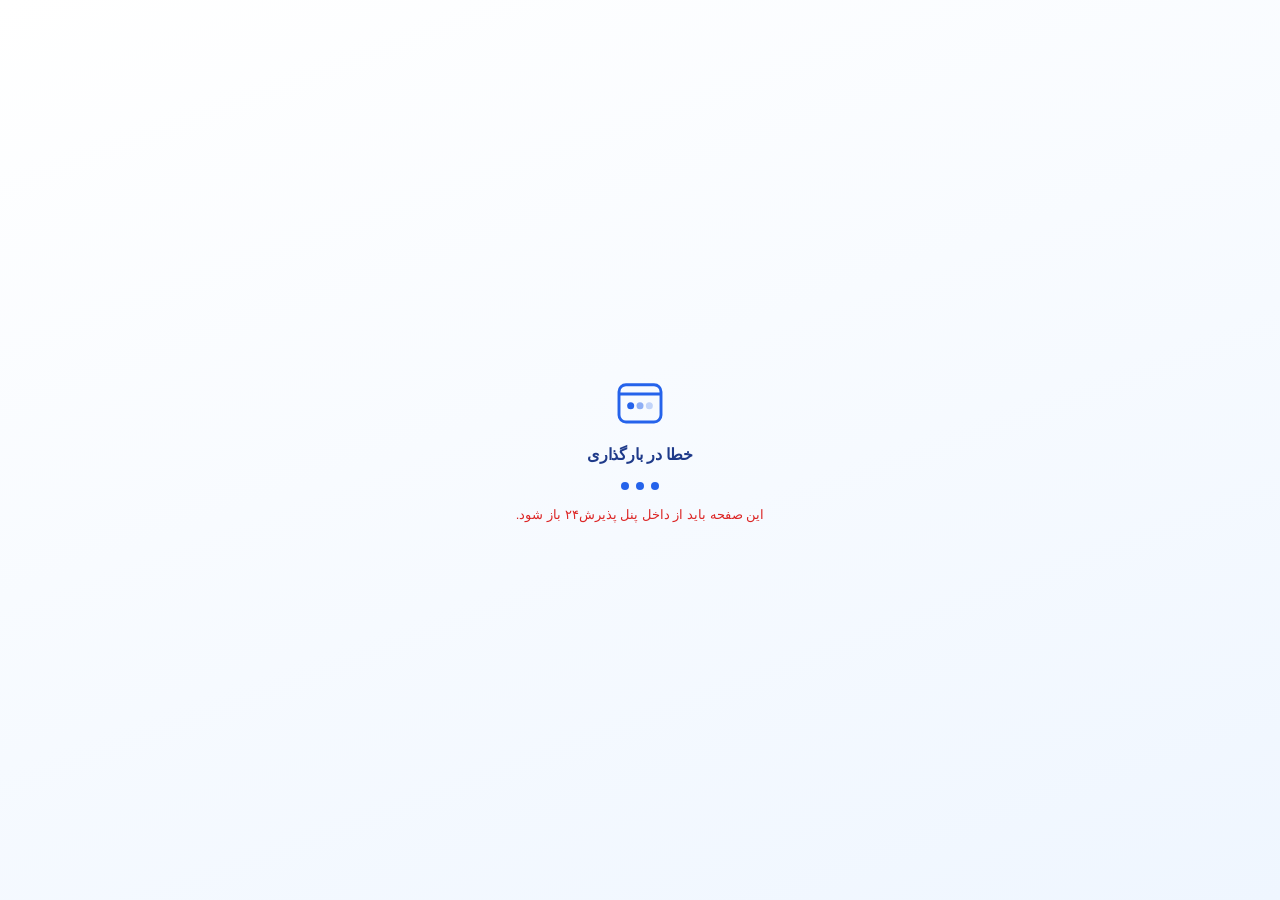
<file: index.html>
<!DOCTYPE html>
<html lang="fa">

<head>
    <meta charset="UTF-8">
    <meta name="viewport" content="width=device-width, initial-scale=1.0">
    <meta http-equiv="Cache-Control" content="no-cache, no-store, must-revalidate">
    <meta http-equiv="Pragma" content="no-cache">
    <meta http-equiv="Expires" content="0">
    <title>همگام | تنظیمات تقویم گوگل</title>
    <meta name="description" content="شخصی‌سازی نحوه ثبت نوبت‌های پذیرش۲۴ در Google Calendar">
    <link rel="dns-prefetch" href="https://accounts.google.com">
    <link rel="preconnect" href="https://accounts.google.com" crossorigin>
    <link rel="stylesheet" href="style.css?v=8149c25a">
    <link href="https://fonts.paziresh24.com/iran-sans-x.css" rel="stylesheet">
    <script src="https://hamdast.paziresh24.com/sdk/hamdast.js"></script>
    <script src="script.js?v=8149c25a" defer></script>
</head>

<body>

    <div id="loading-screen" class="loading-screen">
        <div class="loader-card">
            <div class="brand-mark" aria-hidden="true">
                <svg viewBox="0 0 48 48" fill="none" xmlns="http://www.w3.org/2000/svg">
                    <rect x="6" y="10" width="36" height="32" rx="6" stroke="currentColor" stroke-width="2.5"/>
                    <path d="M6 18h36" stroke="currentColor" stroke-width="2.5"/>
                    <circle cx="16" cy="28" r="3" fill="currentColor"/>
                    <circle cx="24" cy="28" r="3" fill="currentColor" opacity="0.5"/>
                    <circle cx="32" cy="28" r="3" fill="currentColor" opacity="0.25"/>
                </svg>
            </div>
            <h2 id="loading-title">در حال تایید حساب کاربری</h2>
            <p class="loading-subtitle">لطفاً چند لحظه صبر کنید…</p>
            <div class="loader" id="loading-spinner"><span></span><span></span><span></span></div>
            <p id="loading-error" class="loading-error" hidden></p>
        </div>
    </div>

    <div class="app-container" id="app-container" hidden>

        <div class="app-main">

        <nav class="main-tab-wrapper" id="mainTabSwitcher" role="tablist" aria-label="بخش‌های تنظیمات">
            <div class="main-tab-pill" id="mainTabPill" aria-hidden="true"></div>
            <button type="button" class="main-tab-trigger active" role="tab" data-target="tab-personalize" aria-selected="true" aria-controls="tab-personalize">شخصی سازی ایونت‌</button>
            <button type="button" class="main-tab-trigger" role="tab" data-target="tab-vacation" aria-selected="false" aria-controls="tab-vacation">
                <span class="main-tab-trigger__label">مدیریت مرخصی و نوبت</span>
                <span class="vacation-soon-badge" id="vacationTabSoonBadge">به زودی</span>
            </button>
        </nav>

        <div id="tab-vacation" class="main-tab-content font-medium" role="tabpanel" aria-label="مدیریت مرخصی">

        <section class="settings-section settings-section--vacation vacation-section--locked" id="vacationSettingsSection" aria-label="همگام‌سازی مرخصی">

            <main class="settings-card settings-card--vacation">

                <p class="vacation-soon-note" id="vacationSoonNote">این بخش به‌زودی فعال می‌شود.</p>

                <div id="googleAccountGroup" class="gmail-row" hidden>
                    <button type="button" id="changeGmailBtn" class="gmail-row__track" aria-label="تغییر حساب Google" title="تغییر حساب Google">
                        <span id="googleAccountEmail" class="gmail-row__email" dir="ltr"></span>
                        <span class="gmail-row__edit-icon" aria-hidden="true">
                            <svg viewBox="0 0 16 16" fill="none">
                                <path d="M11.5 2.5l2 2M3 11.5V14h2.5L13.5 6 11 3.5 3 11.5z" stroke="currentColor" stroke-width="1.35" stroke-linecap="round" stroke-linejoin="round"/>
                            </svg>
                        </span>
                    </button>
                </div>

                <div class="field row field--with-guide" data-toggle-field="autoVacation">
                    <div class="field-label-group">
                        <div class="field-title-row">
                            <span class="field-title1">ثبت خودکار مرخصی</span>
                            <span class="vg-wrap">
                                <button type="button" id="vacationGuideBtn" class="vg-btn" aria-label="راهنمای ثبت خودکار مرخصی" aria-haspopup="dialog" aria-controls="vacationInfoModal">
                                    <svg viewBox="0 0 20 20" fill="none" aria-hidden="true">
                                        <circle cx="10" cy="10" r="7.25" stroke="currentColor" stroke-width="1.5"/>
                                        <path d="M10 8.75v4.75" stroke="currentColor" stroke-width="1.5" stroke-linecap="round"/>
                                        <circle cx="10" cy="6.1" r="0.95" fill="currentColor"/>
                                    </svg>
                                </button>
                                <span id="vacationGuideCta" class="vg-cta" role="status" aria-live="polite" hidden>راهنما</span>
                            </span>
                        </div>
                    </div>
                    <label class="switch">
                        <input type="checkbox" data-field="autoVacation" id="autoVacationToggle" aria-controls="vacationSubPanel" disabled>
                        <span></span>
                    </label>
                </div>
                
                <div id="vacationSubPanel" class="vacation-sub-panel" aria-hidden="true">
                    <section id="vacationCentersSection" class="vacation-centers-section" aria-labelledby="vacationCentersTitle">
                        <div class="vacation-centers-header">
                            <div class="vacation-centers-heading">
                                <p id="vacationCentersTitle" class="vacation-centers-title">مراکز درمانی همگام با Google Calendar</p>
                                <button type="button" id="vacationCentersRefresh" class="vacation-centers-refresh-btn" aria-label="بروزرسانی مراکز درمانی" title="بروزرسانی مراکز درمانی">
                                    <svg viewBox="0 0 16 16" fill="none" aria-hidden="true">
                                        <path d="M13.5 2.5v3h-3M2.5 13.5v-3h3M12.5 6a4.5 4.5 0 00-7.8-3M3.5 10a4.5 4.5 0 007.8 3" stroke="currentColor" stroke-width="1.35" stroke-linecap="round" stroke-linejoin="round"/>
                                    </svg>
                                </button>
                            </div>
                            <p class="vacation-centers-hint">مرخصی فقط برای مراکز انتخاب‌شده ثبت می‌شود</p>
                        </div>

                        <div class="vacation-centers-body" id="vacationCentersBody">
                            <div id="vacationCentersLoading" class="vacation-centers-status vacation-centers-status--loading" hidden>
                                <span class="vacation-centers-spinner" aria-hidden="true"></span>
                                <span>در حال دریافت مراکز درمانی…</span>
                            </div>

                            <div id="vacationCentersError" class="vacation-centers-status vacation-centers-status--error" hidden>
                                <span id="vacationCentersErrorText">خطا در دریافت مراکز درمانی</span>
                            </div>

                            <div id="vacationCentersEmpty" class="vacation-centers-status vacation-centers-status--empty" hidden>مرکز درمانی یافت نشد.</div>

                            <div id="vacationCentersList" class="vacation-centers-list" role="group" aria-labelledby="vacationCentersTitle" hidden></div>

                            <div id="vacationCentersValidation" class="vacation-centers-validation" role="alert" hidden>
                                <svg viewBox="0 0 16 16" fill="none" aria-hidden="true">
                                    <circle cx="8" cy="8" r="6.5" stroke="currentColor" stroke-width="1.25"/>
                                    <path d="M8 5v3.5M8 10.5v.5" stroke="currentColor" stroke-width="1.35" stroke-linecap="round"/>
                                </svg>
                                <span>مرکز درمانی انتخاب نشده است</span>
                            </div>
                        </div>
                    </section>

                    <div id="vacationSubOptionsBlock" class="vacation-sub-options-block">
                    <div class="vacation-sub-divider vacation-sub-divider--centers" aria-hidden="true"></div>

                    <p id="vacationSubOptionsHint" class="vacation-sub-options-hint" hidden>ابتدا حداقل یک مرکز درمانی انتخاب کنید</p>

                    <div id="importFutureBackfillWrap" class="sync-backfill-action">
                        <div class="sync-backfill-action__copy" ایونت‌های ایجاد شده در گوگل کلندر در بازه ۳۰ روز آینده به عنوان مرخصی در پذیرش۲۴ اعمال خواهد شد.
                        >
                            <span class="sync-backfill-action__title">همگام‌ساز ۳۰ روزه</span>
                            <span class="sync-backfill-action__desc">ایونت‌های ایجاد شده در گوگل کلندر در بازه ۳۰ روز آینده به عنوان مرخصی در پذیرش۲۴ اعمال خواهد شد.</span>
                        </div>
                        <button type="button" id="importFutureBackfillBtn" class="sync-backfill-action__btn" aria-label="همگام‌سازی ایونت‌های ۳۰ روز آینده" aria-busy="false">
                            <span class="sync-backfill-action__btn-fill" aria-hidden="true"></span>
                            <span class="sync-backfill-action__btn-content">
                                <span class="sync-backfill-action__btn-text">شروع فرآیند</span>
                                <span class="sync-backfill-action__btn-pct" hidden aria-hidden="true"></span>
                            </span>
                            <span class="sync-backfill-action__btn-done" aria-hidden="true">
                                <svg viewBox="0 0 16 16" fill="none">
                                    <path d="M4 8.4l2.6 2.6 5.4-5.8" stroke="currentColor" stroke-width="1.6" stroke-linecap="round" stroke-linejoin="round"/>
                                </svg>
                            </span>
                        </button>
                    </div>

                    <div class="vacation-sub-divider" aria-hidden="true"></div>

                    <div id="vacationConflictBlock" class="vacation-conflict" role="radiogroup" aria-labelledby="vacationConflictTitle">
                        <p id="vacationConflictTitle" class="vacation-conflict__title">تداخل بازه مرخصی با نوبت بیمار</p>
                        <p class="vacation-conflict__desc">هرگاه نوبتی با بازه انتخابی شما به عنوان مرخصی تداخل داشت آنگاه :</p>

                        <input type="checkbox" id="cancelConflictingAppointments" data-field="cancelConflictingAppointments" hidden tabindex="-1" aria-hidden="true">
                        <input type="checkbox" id="vacationConflictCancelSwitch" hidden tabindex="-1" aria-hidden="true">
                        <input type="checkbox" id="vacationConflictRescheduleSwitch" checked hidden tabindex="-1" aria-hidden="true">

                        <div id="vacationConflictSegment" class="vacation-conflict-segment">
                            <button type="button" id="vacationConflictCancelBtn" class="vacation-conflict-segment__option" data-conflict-mode="cancel" aria-pressed="false">
                                نوبت بیمار لغو شود
                            </button>
                            <button type="button" id="vacationConflictRescheduleBtn" class="vacation-conflict-segment__option is-active" data-conflict-mode="reschedule" aria-pressed="true">
                                به اولین زمان آزاد انتقال یابد
                            </button>
                        </div>
                    </div>

                    </div>
                </div>

                <div class="vacation-standalone-block">
                <div id="deleteSyncedBackfillWrap" class="vacation-sync-undo" hidden>
                    <div class="vacation-sync-undo__copy">
                        <span class="vacation-sync-undo__title">حذف مرخصی‌های همگام‌شده</span>
                        <span id="deleteSyncedBackfillHint" class="vacation-sync-undo__meta" hidden></span>
                    </div>
                    <button type="button" id="deleteSyncedBackfillBtn" class="vacation-sync-undo__btn" aria-label="حذف مرخصی‌های همگام‌شده">
                        <span class="vacation-sync-undo__btn-text">حذف</span>
                        <span class="vacation-sync-undo__btn-spinner" aria-hidden="true"></span>
                    </button>
                </div>

                <div class="vacation-footer-divider" aria-hidden="true"></div>

                <div class="vacation-event-delete field row" data-toggle-field="cancelAppointmentOnEventDelete">
                    <div class="field-label-group">
                        <span class="vacation-event-delete__label">لغو نوبت در صورت حذف ایونت‌ آن در تقویم</span>
                    </div>
                    <label class="switch switch--mini" for="cancelAppointmentOnEventDelete">
                        <input type="checkbox" data-field="cancelAppointmentOnEventDelete" id="cancelAppointmentOnEventDelete" checked disabled>
                        <span></span>
                    </label>
                </div>
                </div>
            </main>

        </section>

        <!-- DrDr section — temporarily hidden
        <section class="integration-section" id="drdrIntegrationSection" aria-label="اتصال DrDr">
            <div class="integration-card" id="drdrIntegrationCard">
                <button type="button" class="integration-card__toggle" id="drdrIntegrationToggle" aria-expanded="false" aria-controls="drdrIntegrationPanel">
                    <span class="integration-card__brand">
                        <span class="integration-card__icon" aria-hidden="true">
                            <img src="assets/images/drdr-logo.png" alt="" class="integration-card__logo" decoding="async">
                        </span>
                        <span class="integration-card__headings">
                            <span class="integration-card__title">اتصال DrDr</span>
                            <span id="drdrIntegrationSubtitle" class="integration-card__subtitle">در حال بررسی وضعیت…</span>
                        </span>
                    </span>
                    <span class="integration-card__status">
                        <span id="drdrIntegrationBadge" class="integration-card__badge integration-card__badge--loading" aria-live="polite">
                            <span class="integration-card__badge-dot" aria-hidden="true"></span>
                            <span class="integration-card__badge-text">در حال بررسی…</span>
                        </span>
                        <span class="integration-card__chevron" aria-hidden="true"></span>
                    </span>
                </button>

                <div id="drdrIntegrationPanel" class="integration-card__panel" aria-hidden="true">
                    <div id="drdrLoginWrap" class="integration-flow">
                        <div id="drdrFlowSteps" class="integration-flow__steps" aria-hidden="true">
                            <span class="integration-flow__step is-active" data-drdr-step="mobile">۱. شماره موبایل</span>
                            <span class="integration-flow__step" data-drdr-step="otp">۲. کد تأیید</span>
                        </div>

                        <form id="drdrLoginForm" class="integration-login" autocomplete="one-time-code" novalidate>
                            <p id="drdrLoginIntro" class="integration-login__intro">برای همگام‌سازی نوبت‌ها، با شماره موبایل حساب DrDr وارد شوید.</p>

                            <label class="integration-login__field">
                                <span class="integration-login__label">شماره موبایل</span>
                                <input
                                    type="tel"
                                    id="drdrMobileInput"
                                    class="integration-login__input"
                                    inputmode="numeric"
                                    dir="ltr"
                                    placeholder="09123456789"
                                    maxlength="11"
                                    autocomplete="tel"
                                />
                            </label>

                            <div id="drdrOtpStep" class="integration-login__otp" hidden>
                                <label class="integration-login__field">
                                    <span class="integration-login__label">کد تأیید پیامکی</span>
                                    <input
                                        type="text"
                                        id="drdrOtpInput"
                                        class="integration-login__input integration-login__input--otp"
                                        inputmode="numeric"
                                        dir="ltr"
                                        placeholder="• • • • •"
                                        maxlength="8"
                                        autocomplete="one-time-code"
                                    />
                                </label>
                                <p id="drdrOtpHint" class="integration-login__hint" aria-live="polite"></p>
                                <button type="button" id="drdrChangeMobileBtn" class="integration-flow__link">تغییر شماره موبایل</button>
                            </div>

                            <div class="integration-login__actions">
                                <button type="button" id="drdrSendOtpBtn" class="integration-card__btn integration-card__btn--primary" aria-busy="false">
                                    <span class="integration-card__btn-text">ارسال کد</span>
                                    <span class="integration-card__btn-spinner" aria-hidden="true"></span>
                                </button>
                                <button type="button" id="drdrVerifyOtpBtn" class="integration-card__btn integration-card__btn--primary" hidden aria-busy="false">
                                    <span class="integration-card__btn-text">تأیید و اتصال</span>
                                    <span class="integration-card__btn-spinner" aria-hidden="true"></span>
                                </button>
                            </div>
                        </form>
                    </div>

                    <div id="drdrConnectedWrap" class="integration-connected" hidden>
                        <div class="integration-connected__banner">
                            <span class="integration-connected__icon" aria-hidden="true">
                                <svg viewBox="0 0 24 24" fill="none">
                                    <circle cx="12" cy="12" r="9" stroke="currentColor" stroke-width="1.6"/>
                                    <path d="M8.2 12.2l2.4 2.4 5.2-5.4" stroke="currentColor" stroke-width="1.8" stroke-linecap="round" stroke-linejoin="round"/>
                                </svg>
                            </span>
                            <div class="integration-connected__copy">
                                <p class="integration-connected__title">اتصال برقرار است</p>
                                <p id="drdrConnectedDesc" class="integration-connected__desc">نوبت‌های DrDr با پذیرش۲۴ همگام می‌شوند.</p>
                            </div>
                        </div>
                        <button type="button" id="drdrDisconnectBtn" class="integration-card__btn integration-card__btn--disconnect" hidden aria-busy="false">
                            <span class="integration-card__btn-text">قطع اتصال</span>
                            <span class="integration-card__btn-spinner" aria-hidden="true"></span>
                        </button>
                    </div>
                </div>
            </div>
        </section>
        -->

        </div>

        <div id="tab-personalize" class="main-tab-content active" role="tabpanel" aria-label="ایونت‌شخصی‌سازی">

        <section class="settings-section settings-section--personalize" aria-label="شخصی‌سازی ایونت‌ نوبت">

            <section class="color-picker-container" id="colorPickerSection" data-selected-color="9" aria-label="انتخاب رنگ ایونت‌">
                <div class="color-picker-label">
                    <span class="color-label-badge" id="colorLabel">آبی ارغوانی</span>
                </div>
                <div class="color-circles" role="group" aria-label="پالت رنگ">
                    <div class="circle-opt" data-color="5" role="button" tabindex="0" aria-label="زرد"></div>
                    <div class="circle-opt" data-color="10" role="button" tabindex="0" aria-label="سبز"></div>
                    <div class="circle-opt active" data-color="9" role="button" tabindex="0" aria-label="آبی ارغوانی"></div>
                    <div class="circle-opt" data-color="11" role="button" tabindex="0" aria-label="قرمز"></div>
                    <div class="circle-opt" data-color="1" role="button" tabindex="0" aria-label="آبی آسمانی"></div>
                </div>
            </section>

            <section class="preview-section" aria-label="پیش‌نمایش ایونت‌ تقویم">
                <div class="section-heading section-heading--preview">
                    <span class="section-title">پیش‌نمایش ایونت‌ تقویم</span>
                    <span class="section-hint-badge">روی نوار رنگی بزنید</span>
                </div>
                <div class="calendar-preview-box" id="previewBox">
                    <button type="button" class="google-calendar-badge" id="calendarLiveBadge" aria-expanded="false">
                        <span class="badge-summary" id="badgeSummaryText">نوبت پذیرش 24</span>
                        <span class="badge-chevron" aria-hidden="true"></span>
                    </button>
                    <div id="badgeDetailsDropdown" class="badge-details-dropdown"></div>
                </div>
            </section>

            <main class="settings-card">

                <div class="field row" data-toggle-field="fullName">
                    <div class="field-label-group">
                        <div class="field-title">نام بیمار</div>
                    </div>
                    <label class="switch">
                        <input type="checkbox" checked data-field="fullName">
                        <span></span>
                    </label>
                </div>

                <div class="field row" data-toggle-field="centerName">
                    <div class="field-label-group">
                        <div class="field-title">مرکز درمانی</div>
                    </div>
                    <label class="switch">
                        <input type="checkbox" checked data-field="centerName">
                        <span></span>
                    </label>
                </div>

                <div class="field row" data-toggle-field="datetime">
                    <div class="field-label-group">
                        <div class="field-title">تاریخ و ساعت نوبت</div>
                    </div>
                    <label class="switch">
                        <input type="checkbox" data-field="datetime">
                        <span></span>
                    </label>
                </div>

                <div class="field row" data-toggle-field="nationalId">
                    <div class="field-label-group">
                        <div class="field-title">کد ملی بیمار</div>
                    </div>
                    <label class="switch">
                        <input type="checkbox" checked data-field="nationalId">
                        <span></span>
                    </label>
                </div>

                <div class="field row" data-toggle-field="phone">
                    <div class="field-label-group">
                        <div class="field-title">شماره تلفن</div>
                    </div>
                    <label class="switch">
                        <input type="checkbox" data-field="phone">
                        <span></span>
                    </label>
                </div>

            </main>

        </section>

        </div>

        </div>

    </div>

    <footer class="footer-dock" id="footerDock" hidden aria-label="ذخیره تنظیمات">
        <div class="footer-dock__inner">
            <button type="button" class="save-btn" id="saveSettings">
                <span class="save-btn-content">
                    <span class="save-btn-text">ذخیره تغییرات</span>
                    <span class="save-btn-spinner" aria-hidden="true"></span>
                </span>
            </button>
        </div>
    </footer>

    <div id="toast" class="toast" role="status" aria-live="polite"></div>

    <div id="hamgamConfirmOverlay" class="hamgam-confirm-overlay" hidden>
        <div class="hamgam-confirm-dialog" role="dialog" aria-modal="true" aria-labelledby="hamgamConfirmTitle" aria-describedby="hamgamConfirmMessage">
            <div class="hamgam-confirm-dialog__shell">
                <div class="hamgam-confirm-dialog__head">
                    <div class="hamgam-confirm-dialog__icon" aria-hidden="true">
                        <svg viewBox="0 0 24 24" fill="none">
                            <circle cx="12" cy="12" r="9" stroke="currentColor" stroke-width="1.6"/>
                            <path d="M12 8v5" stroke="currentColor" stroke-width="1.8" stroke-linecap="round"/>
                            <circle cx="12" cy="16.2" r="1" fill="currentColor"/>
                        </svg>
                    </div>
                    <h3 id="hamgamConfirmTitle" class="hamgam-confirm-dialog__title"></h3>
                </div>
                <p id="hamgamConfirmMessage" class="hamgam-confirm-dialog__message"></p>
                <div class="hamgam-confirm-dialog__actions">
                    <button type="button" id="hamgamConfirmCancel" class="hamgam-confirm-dialog__btn hamgam-confirm-dialog__btn--ghost">انصراف</button>
                    <button type="button" id="hamgamConfirmAccept" class="hamgam-confirm-dialog__btn hamgam-confirm-dialog__btn--primary">تأیید</button>
                </div>
            </div>
        </div>
    </div>

    <div id="vacationInfoModal" class="vg-sheet-overlay" hidden aria-hidden="true">
        <div class="vg-sheet" role="dialog" aria-modal="true" aria-labelledby="vacationModalTitle">
            <div class="vg-sheet__head">
                <h3 id="vacationModalTitle" class="vg-sheet__title">راهنما</h3>
                <button type="button" class="vg-sheet__close" id="vacationModalClose" aria-label="بستن">
                    <svg viewBox="0 0 16 16" fill="none" aria-hidden="true">
                        <path d="M4.5 4.5l7 7M11.5 4.5l-7 7" stroke="currentColor" stroke-width="1.45" stroke-linecap="round"/>
                    </svg>
                </button>
            </div>
            <p class="vg-sheet__lead">ثبت خودکار مرخصی از Google Calendar</p>
            <ol class="vg-sheet__steps">
                <li><span class="vg-sheet__num" aria-hidden="true">۱</span><span>در Google Calendar یک ایونت‌ با تاریخ و ساعت دلخواه ایجاد کنید.</span></li>
                <li><span class="vg-sheet__num" aria-hidden="true">۲</span><span>همان بازه به‌صورت خودکار به‌عنوان مرخصی در پذیرش۲۴ ثبت می‌شود.</span></li>
                <li><span class="vg-sheet__num" aria-hidden="true">۳</span><span>مرخصی فقط برای مرکز(های) انتخاب‌شده ثبت می‌شود؛ در تداخل، نوبت‌های همان مرکز لغو یا منتقل می‌شوند.</span></li>
                <li><span class="vg-sheet__num" aria-hidden="true">۴</span><span>با ویرایش یا حذف ایونت‌ در تقویم، مرخصی پذیرش۲۴ هم به‌روز یا حذف می‌شود.</span></li>
            </ol>
            <button type="button" class="vg-sheet__done" id="vacationModalDone">متوجه شدم</button>
        </div>
    </div>

</body>

</html>
</file>
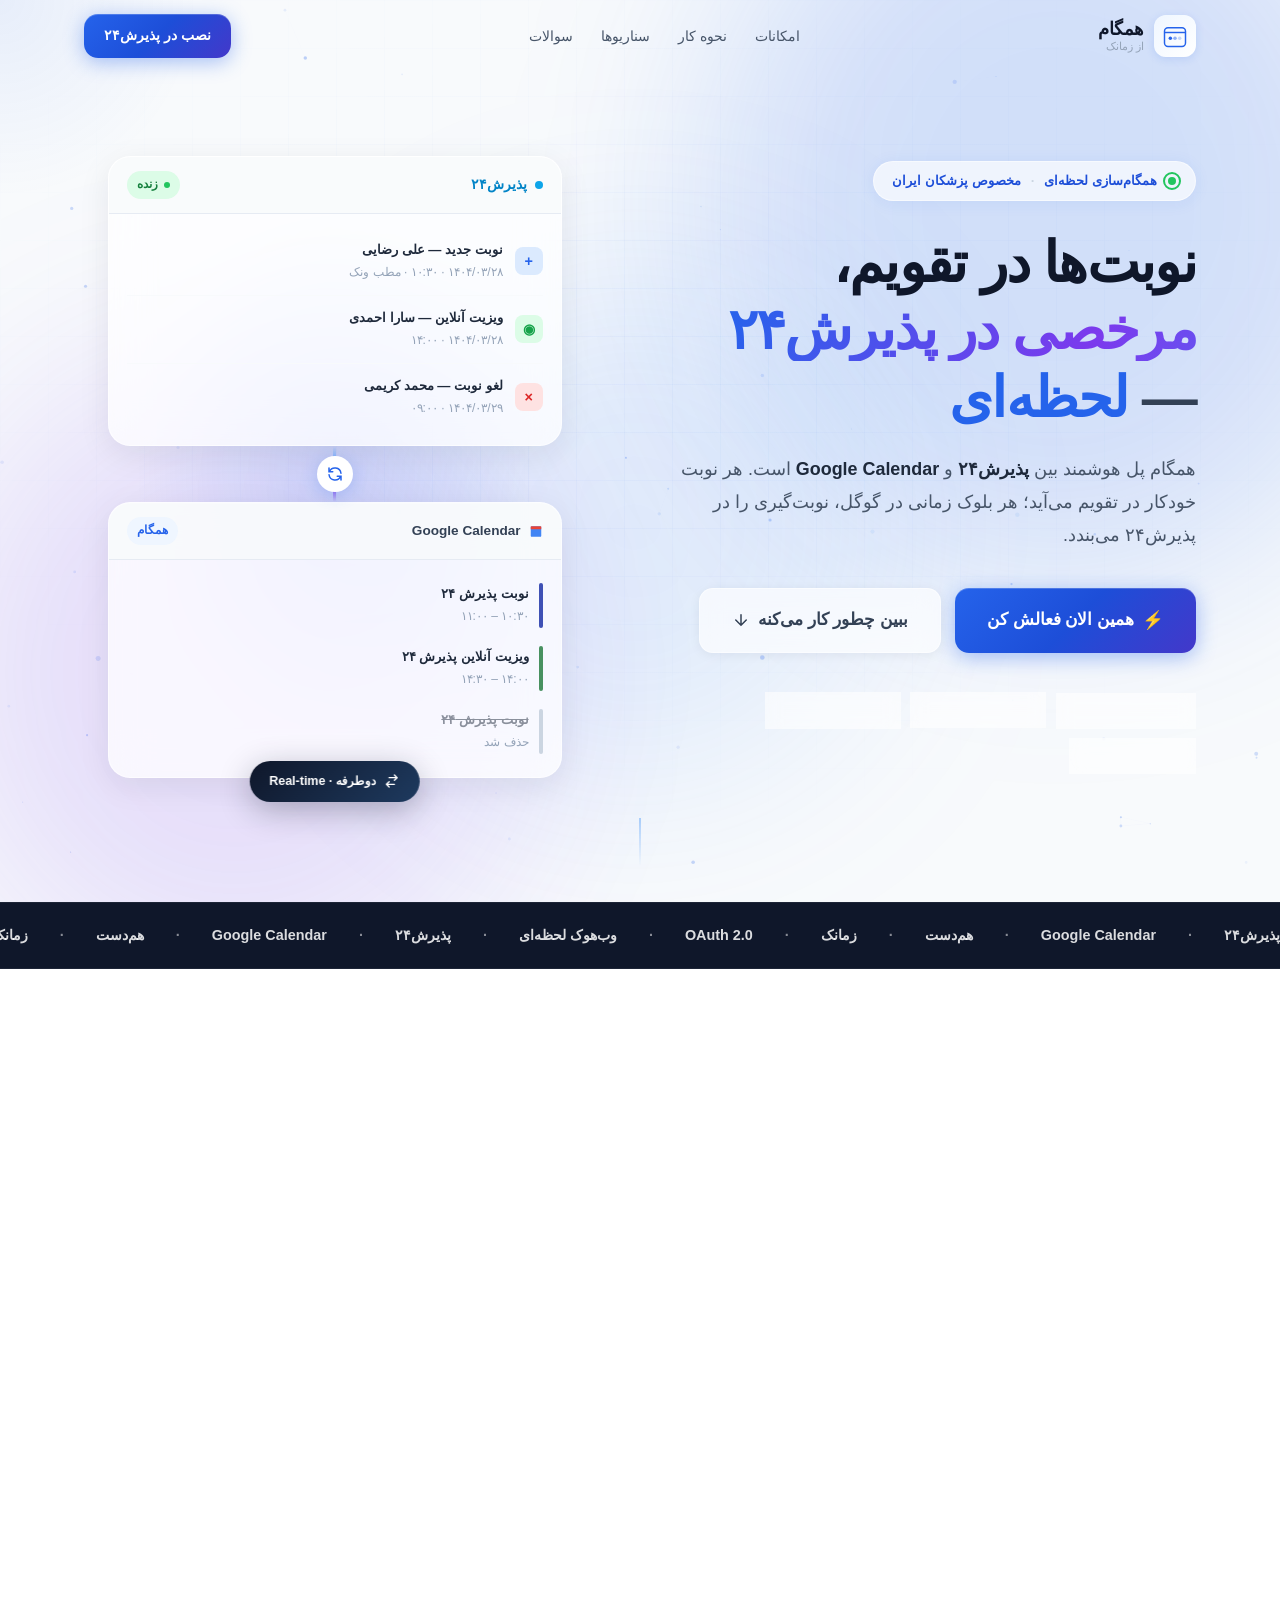
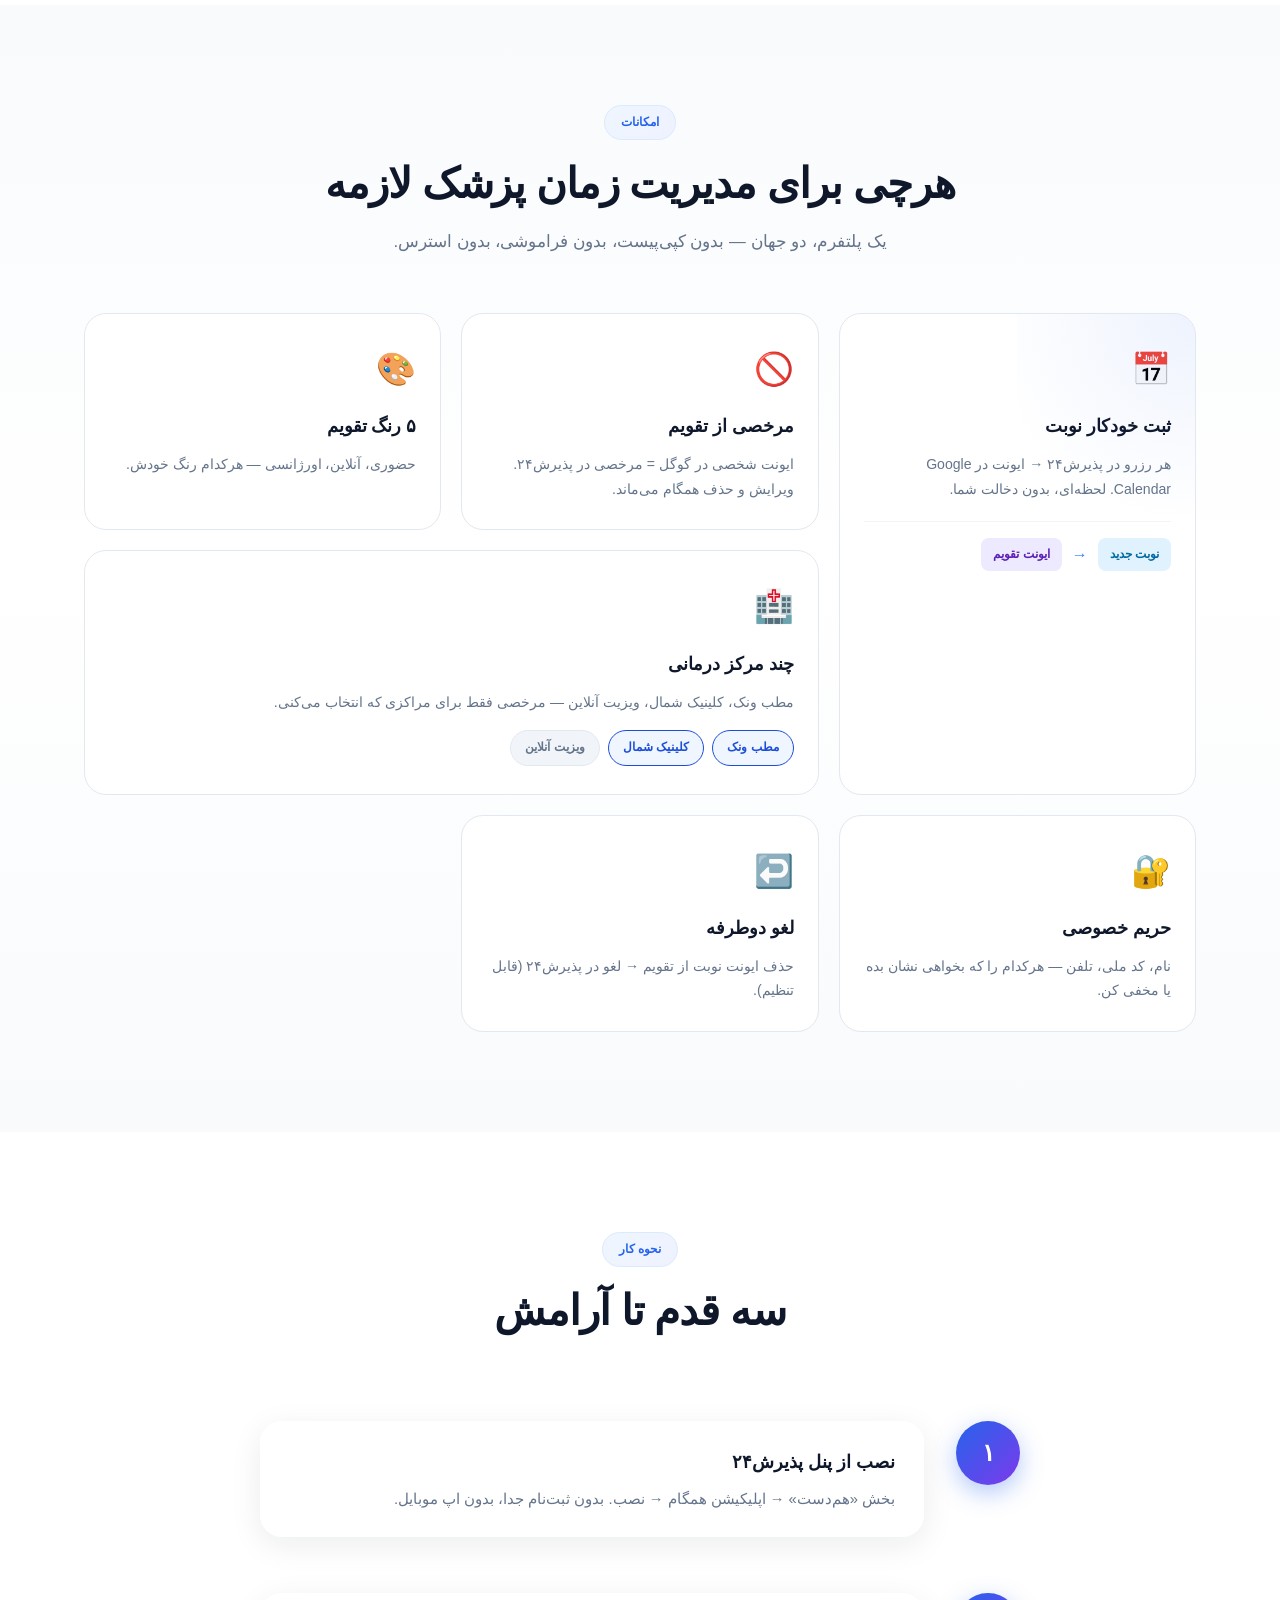
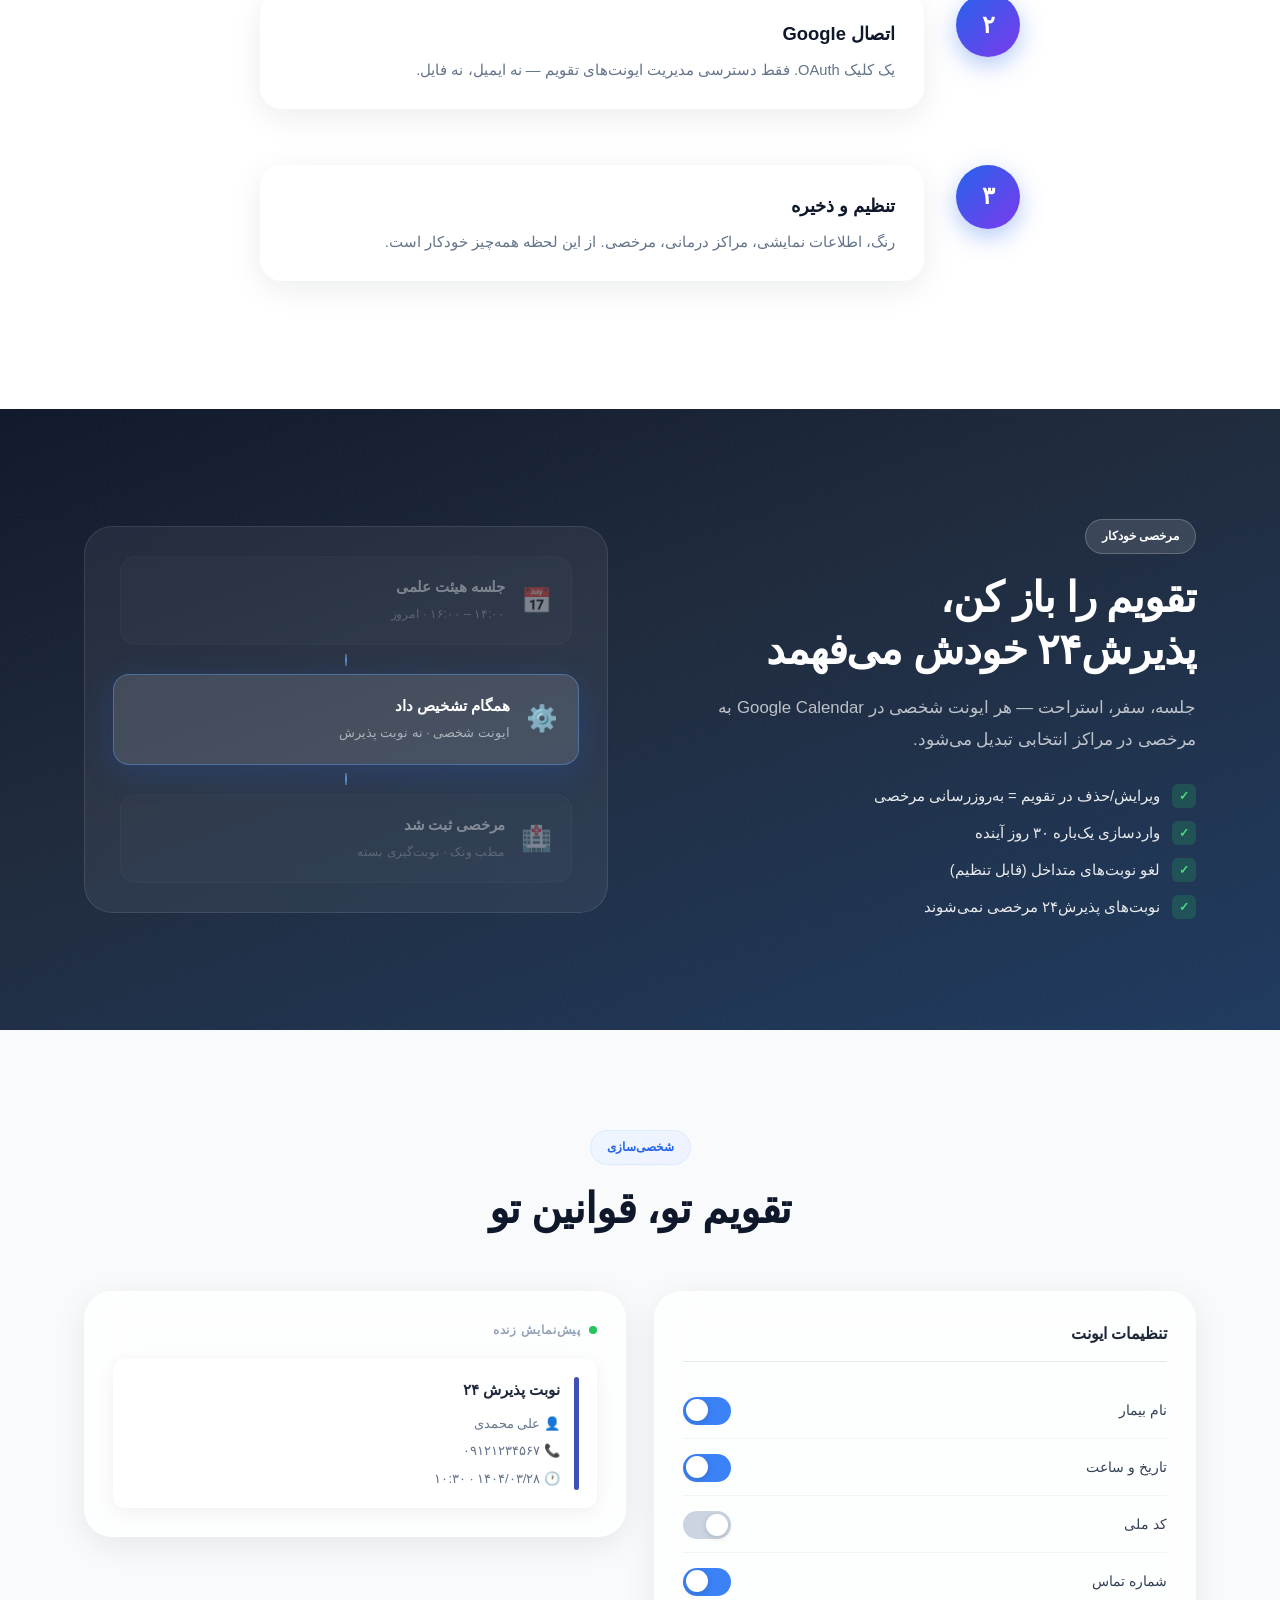
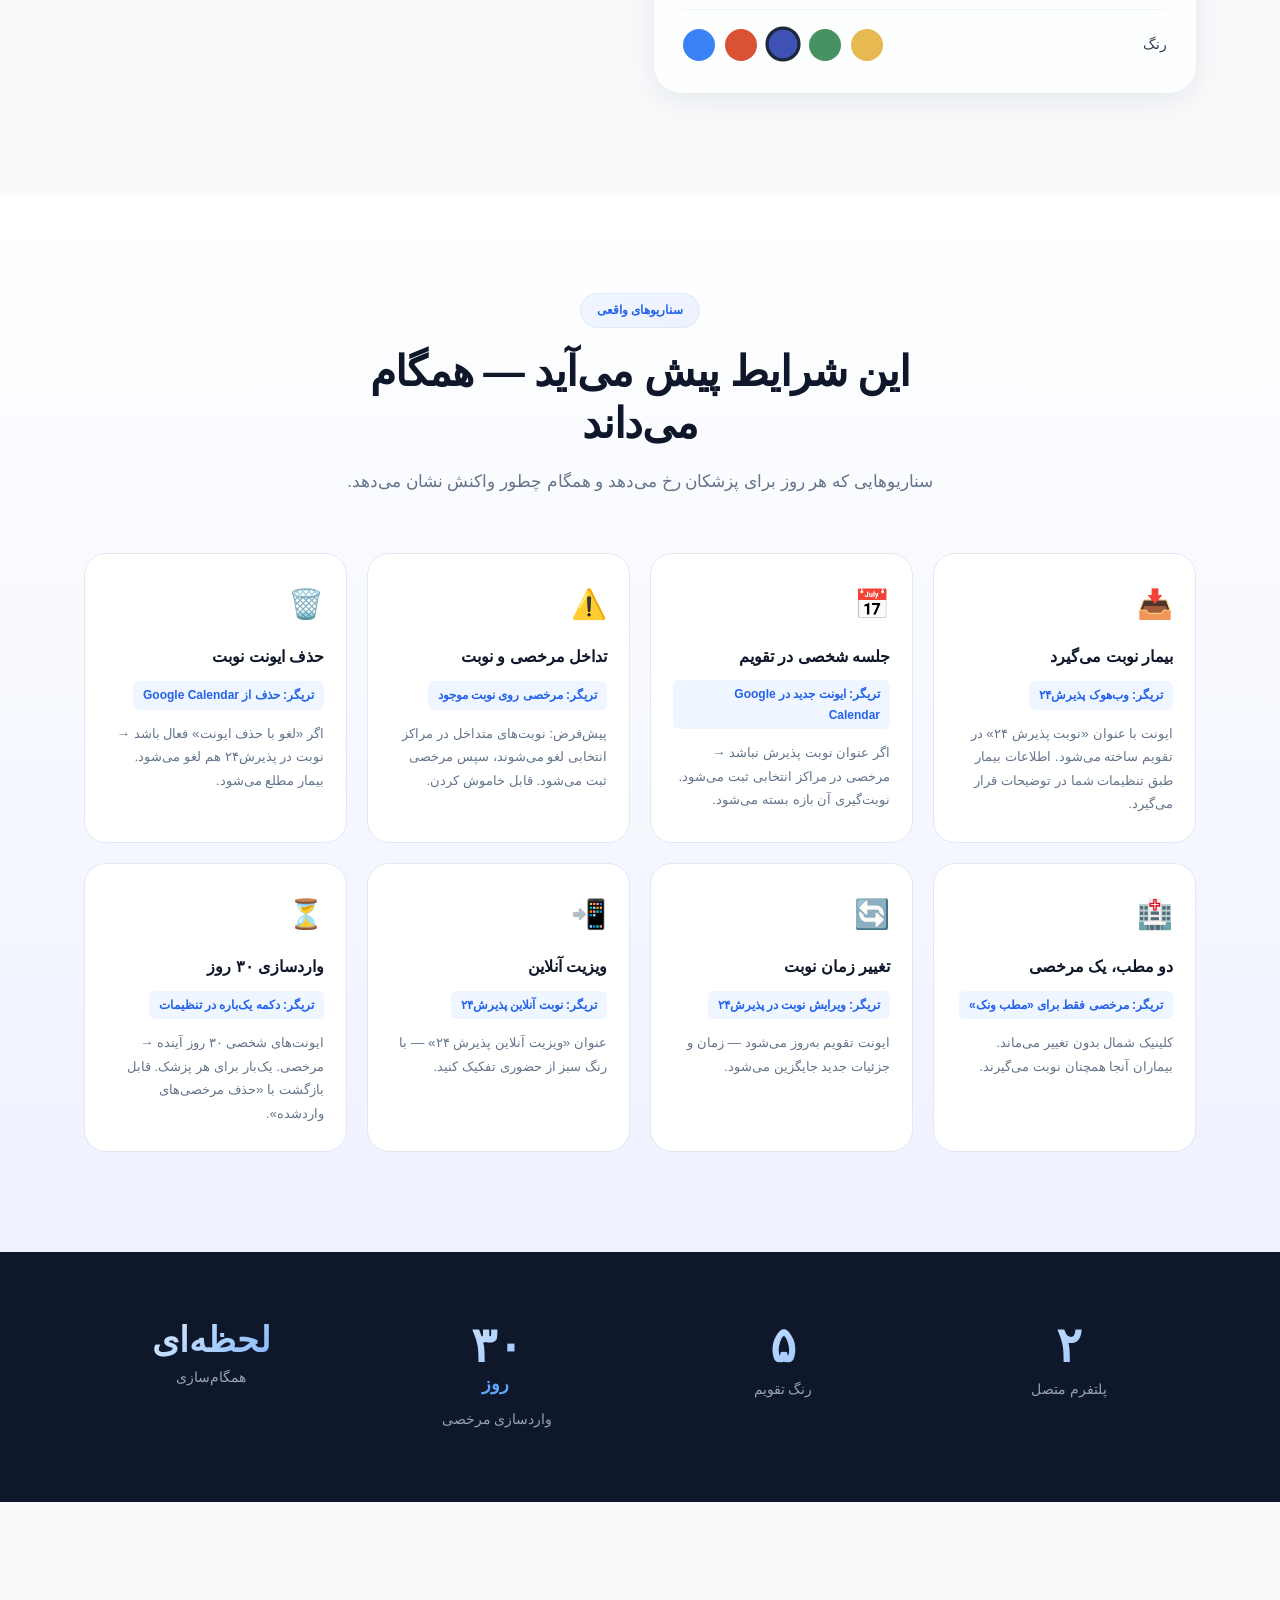
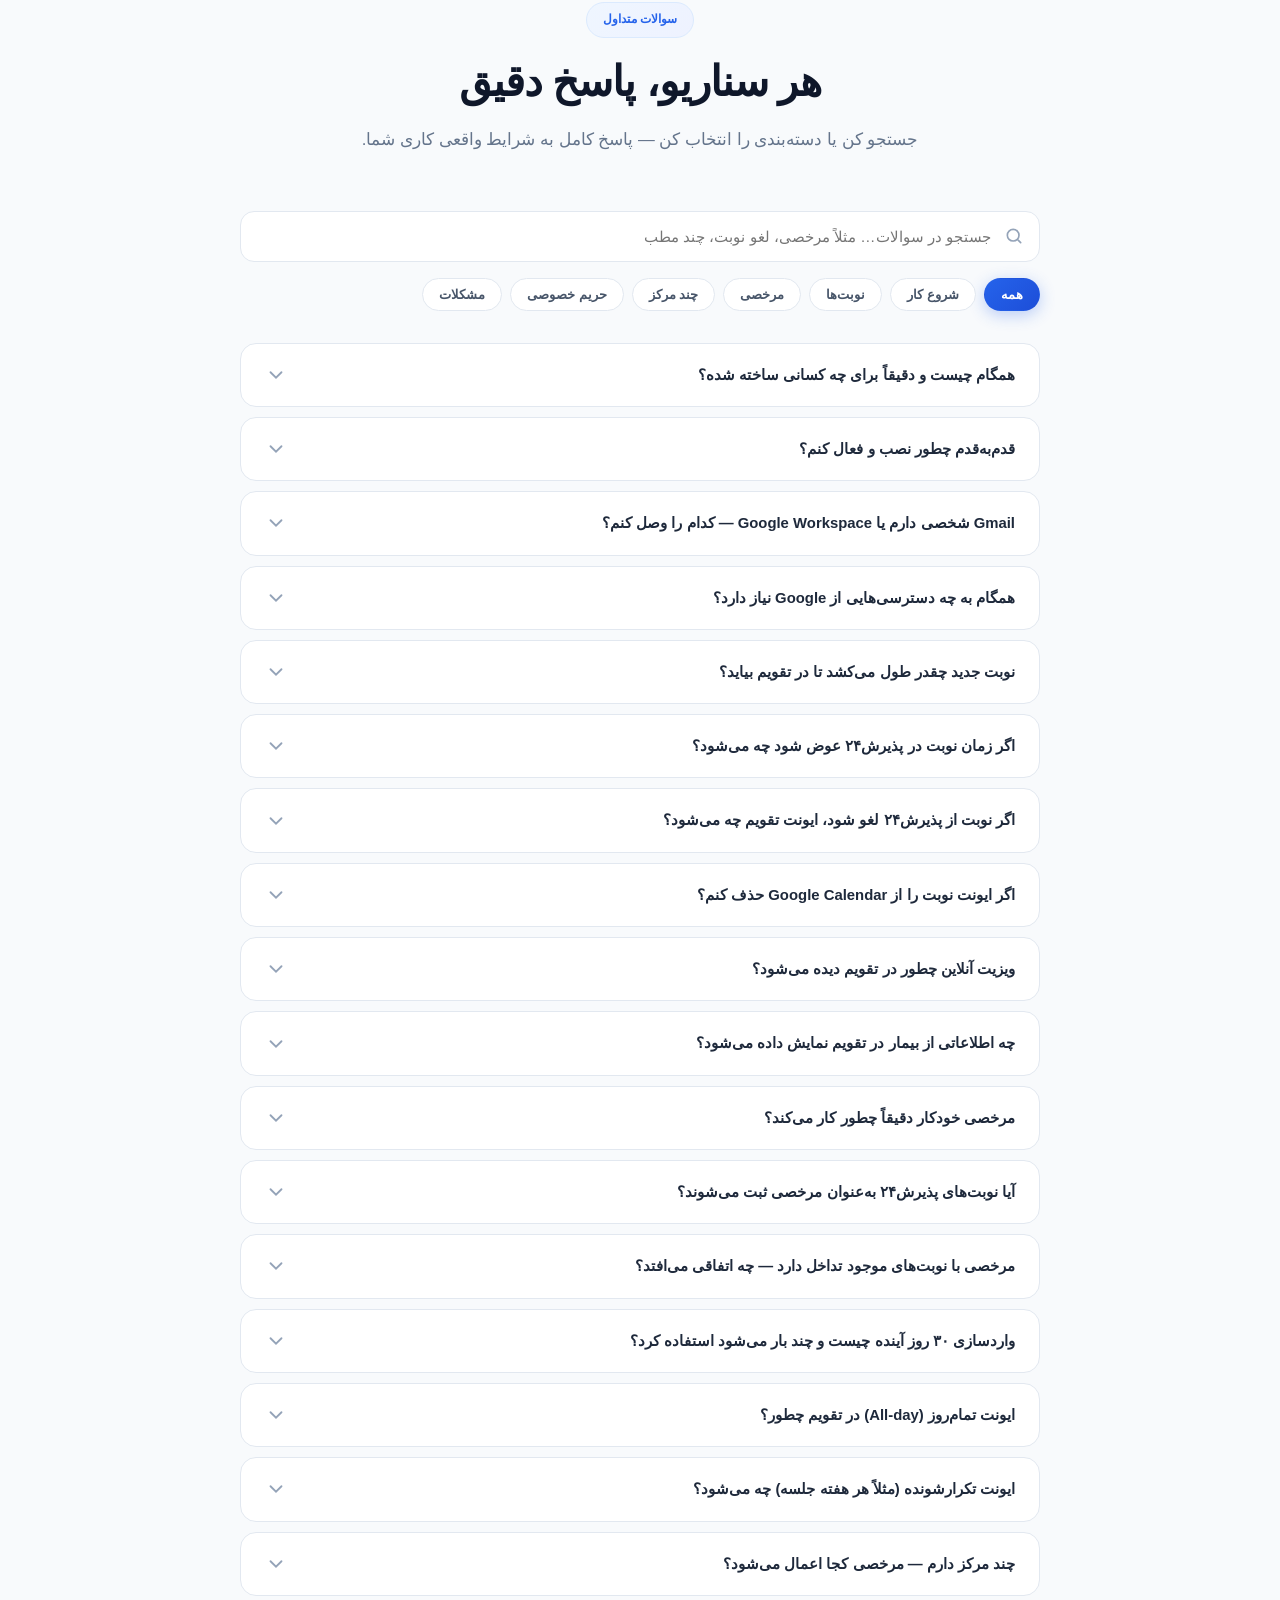
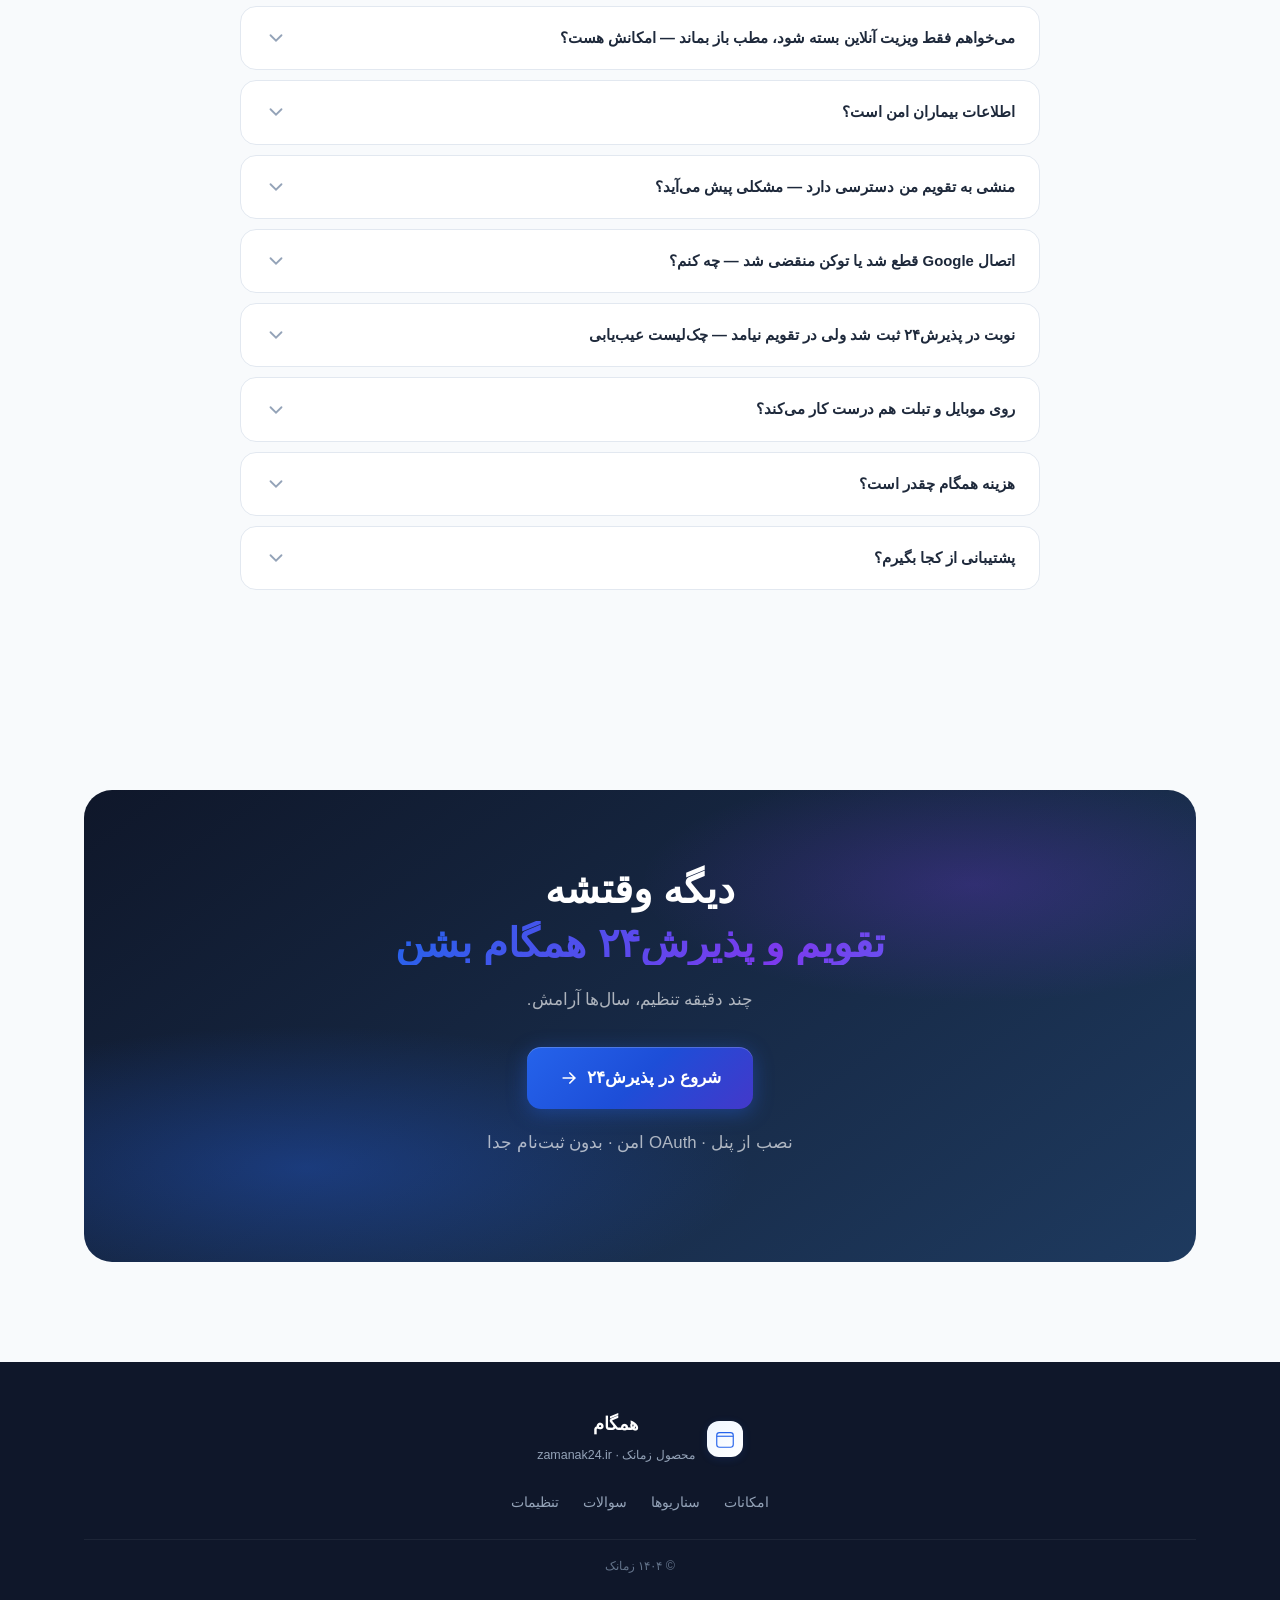
<file: landing/index.html>
<!DOCTYPE html>
<html lang="fa" dir="rtl">
<head>
    <meta charset="UTF-8">
    <meta name="viewport" content="width=device-width, initial-scale=1.0">
    <meta http-equiv="Cache-Control" content="no-cache, no-store, must-revalidate">
    <meta http-equiv="Pragma" content="no-cache">
    <meta http-equiv="Expires" content="0">
    <title>همگام | پذیرش۲۴ و Google Calendar، همیشه همگام</title>
    <meta name="description" content="همگام نوبت‌های پذیرش۲۴ را خودکار در Google Calendar ثبت می‌کند و مرخصی‌های تقویم گوگل را در پذیرش۲۴ اعمال می‌کند. مخصوص پزشکان ایرانی.">
    <link rel="preconnect" href="https://fonts.paziresh24.com" crossorigin>
    <link href="https://fonts.paziresh24.com/iran-sans-x.css" rel="stylesheet">
    <link rel="stylesheet" href="style.css?v=7c190800">
</head>
<body>

    <div class="scroll-progress" id="scrollProgress" aria-hidden="true"></div>
    <div class="cursor-glow" id="cursorGlow" aria-hidden="true"></div>

    <!-- ── Navbar ─────────────────────────────────────────── -->
    <header class="navbar" id="navbar">
        <div class="container navbar__inner">
            <a href="#" class="brand">
                <span class="brand__mark" aria-hidden="true">
                    <svg viewBox="0 0 48 48" fill="none"><rect x="6" y="10" width="36" height="32" rx="6" stroke="currentColor" stroke-width="2.5"/><path d="M6 18h36" stroke="currentColor" stroke-width="2.5"/><circle cx="16" cy="28" r="3" fill="currentColor"/><circle cx="24" cy="28" r="3" fill="currentColor" opacity="0.5"/><circle cx="32" cy="28" r="3" fill="currentColor" opacity="0.25"/></svg>
                </span>
                <span class="brand__text"><strong>همگام</strong><small>از زمانک</small></span>
            </a>
            <nav class="nav-links" aria-label="منوی اصلی">
                <a href="#features" data-nav>امکانات</a>
                <a href="#how-it-works" data-nav>نحوه کار</a>
                <a href="#scenarios" data-nav>سناریوها</a>
                <a href="#faq" data-nav>سوالات</a>
            </nav>
            <a href="https://www.paziresh24.com/_/hamgam/launcher/" class="btn btn--primary btn--sm nav-cta magnetic" target="_blank" rel="noopener">نصب در پذیرش۲۴</a>
            <button class="nav-toggle" id="navToggle" aria-label="باز کردن منو" aria-expanded="false"><span></span><span></span><span></span></button>
        </div>
        <div class="mobile-nav" id="mobileNav" hidden>
            <a href="#features">امکانات</a>
            <a href="#how-it-works">نحوه کار</a>
            <a href="#scenarios">سناریوها</a>
            <a href="#faq">سوالات</a>
            <a href="https://www.paziresh24.com/_/hamgam/launcher/" class="btn btn--primary magnetic" target="_blank" rel="noopener">نصب در پذیرش۲۴</a>
        </div>
    </header>

    <!-- ── Hero ─────────────────────────────────────────────── -->
    <section class="hero" id="hero">
        <canvas class="hero__canvas" id="particleCanvas" aria-hidden="true"></canvas>
        <div class="hero__aurora" aria-hidden="true">
            <div class="aurora aurora--1"></div>
            <div class="aurora aurora--2"></div>
            <div class="aurora aurora--3"></div>
        </div>
        <div class="hero__grid" aria-hidden="true"></div>

        <div class="container hero__content">
            <div class="hero__text">
                <div class="hero__badge reveal">
                    <span class="pulse-ring"><span class="pulse-dot"></span></span>
                    <span>همگام‌سازی لحظه‌ای</span>
                    <span class="hero__badge-divider">·</span>
                    <span>مخصوص پزشکان ایران</span>
                </div>

                <h1 class="hero__title reveal reveal--d1">
                    نوبت‌ها در تقویم،
                    <span class="shimmer-text">مرخصی در پذیرش۲۴</span>
                    <br>
                    <span class="hero__rotate-wrap">— <span id="heroRotate" class="hero__rotate">خودکار</span></span>
                </h1>

                <p class="hero__subtitle reveal reveal--d2">
                    همگام پل هوشمند بین <strong>پذیرش۲۴</strong> و <strong>Google Calendar</strong> است.
                    هر نوبت خودکار در تقویم می‌آید؛ هر بلوک زمانی در گوگل، نوبت‌گیری را در پذیرش۲۴ می‌بندد.
                </p>

                <div class="hero__actions reveal reveal--d3">
                    <a href="https://www.paziresh24.com/_/hamgam/launcher/" class="btn btn--primary btn--lg btn--shine magnetic" target="_blank" rel="noopener">
                        <span class="btn__icon">⚡</span>
                        همین الان فعالش کن
                    </a>
                    <a href="#how-it-works" class="btn btn--glass btn--lg">
                        ببین چطور کار می‌کنه
                        <svg width="18" height="18" viewBox="0 0 24 24" fill="none"><path d="M12 5v14M19 12l-7 7-7-7" stroke="currentColor" stroke-width="2" stroke-linecap="round"/></svg>
                    </a>
                </div>

                <div class="hero__trust reveal reveal--d4">
                    <div class="trust-chip"><span>🔒</span> OAuth امن گوگل</div>
                    <div class="trust-chip"><span>⚡</span> وب‌هوک لحظه‌ای</div>
                    <div class="trust-chip"><span>🏥</span> چند مرکز درمانی</div>
                    <div class="trust-chip"><span>🇮🇷</span> فارسی · تهران</div>
                </div>
            </div>

            <div class="hero__visual reveal reveal--d2" id="heroTilt">
                <div class="sync-stage">
                    <div class="sync-stage__glow"></div>
                    <div class="sync-card sync-card--p24 glass-card">
                        <div class="sync-card__header">
                            <span class="sync-logo sync-logo--p24"><span class="sync-logo__dot"></span>پذیرش۲۴</span>
                            <span class="live-badge"><span></span>زنده</span>
                        </div>
                        <div class="sync-card__body" id="p24Feed">
                            <div class="feed-item feed-item--pulse" data-feed="0">
                                <div class="feed-item__icon feed-item__icon--new">+</div>
                                <div><strong>نوبت جدید — علی رضایی</strong><span>۱۴۰۴/۰۳/۲۸ · ۱۰:۳۰ · مطب ونک</span></div>
                            </div>
                            <div class="feed-item" data-feed="1">
                                <div class="feed-item__icon feed-item__icon--online">◉</div>
                                <div><strong>ویزیت آنلاین — سارا احمدی</strong><span>۱۴۰۴/۰۳/۲۸ · ۱۴:۰۰</span></div>
                            </div>
                            <div class="feed-item" data-feed="2">
                                <div class="feed-item__icon feed-item__icon--cancel">×</div>
                                <div><strong>لغو نوبت — محمد کریمی</strong><span>۱۴۰۴/۰۳/۲۹ · ۰۹:۰۰</span></div>
                            </div>
                        </div>
                    </div>

                    <div class="sync-bridge" aria-hidden="true">
                        <div class="sync-bridge__track"></div>
                        <div class="sync-bridge__packet"></div>
                        <div class="sync-bridge__packet sync-bridge__packet--2"></div>
                        <div class="sync-bridge__icon">
                            <svg viewBox="0 0 24 24" fill="none"><path d="M4 4v5h.582m15.356 2A8.001 8.001 0 004.582 9m0 0H9m11 11v-5h-.581m0 0a8.003 8.003 0 01-15.357-2m15.357 2H15" stroke="currentColor" stroke-width="2" stroke-linecap="round"/></svg>
                        </div>
                    </div>

                    <div class="sync-card sync-card--gcal glass-card">
                        <div class="sync-card__header">
                            <span class="sync-logo sync-logo--gcal">
                                <svg width="14" height="14" viewBox="0 0 24 24"><rect x="3" y="4" width="18" height="18" rx="2" fill="#4285F4"/><rect x="3" y="4" width="18" height="5" fill="#EA4335"/></svg>
                                Google Calendar
                            </span>
                            <span class="sync-tag">همگام</span>
                        </div>
                        <div class="sync-card__body" id="gcalFeed">
                            <div class="cal-event cal-event--violet" data-cal="0">
                                <div class="cal-event__bar"></div>
                                <div><strong>نوبت پذیرش ۲۴</strong><span>۱۰:۳۰ – ۱۱:۰۰</span></div>
                            </div>
                            <div class="cal-event cal-event--green" data-cal="1">
                                <div class="cal-event__bar"></div>
                                <div><strong>ویزیت آنلاین پذیرش ۲۴</strong><span>۱۴:۰۰ – ۱۴:۳۰</span></div>
                            </div>
                            <div class="cal-event cal-event--muted" data-cal="2">
                                <div class="cal-event__bar"></div>
                                <div><strong class="cal-event--struck">نوبت پذیرش ۲۴</strong><span>حذف شد</span></div>
                            </div>
                        </div>
                    </div>

                    <div class="sync-float-badge">
                        <svg viewBox="0 0 24 24" fill="none"><path d="M8 7h12m0 0l-4-4m4 4l-4 4m0 6H4m0 0l4 4m-4-4l4-4" stroke="currentColor" stroke-width="2" stroke-linecap="round"/></svg>
                        دوطرفه · Real-time
                    </div>
                </div>
            </div>
        </div>

        <div class="hero__scroll" aria-hidden="true"><div class="hero__scroll-line"></div></div>
    </section>

    <!-- ── Marquee partners ─────────────────────────────────── -->
    <section class="marquee-section">
        <div class="marquee" aria-hidden="true">
            <div class="marquee__track">
                <span>پذیرش۲۴</span><span>·</span><span>Google Calendar</span><span>·</span><span>هم‌دست</span><span>·</span><span>زمانک</span><span>·</span><span>OAuth 2.0</span><span>·</span><span>وب‌هوک لحظه‌ای</span><span>·</span>
                <span>پذیرش۲۴</span><span>·</span><span>Google Calendar</span><span>·</span><span>هم‌دست</span><span>·</span><span>زمانک</span><span>·</span><span>OAuth 2.0</span><span>·</span><span>وب‌هوک لحظه‌ای</span><span>·</span>
            </div>
        </div>
    </section>

    <!-- ── Before / After ───────────────────────────────────── -->
    <section class="compare" id="compare">
        <div class="container">
            <div class="section-header reveal">
                <span class="section-tag">قبل و بعد</span>
                <h2 class="section-title">روز کاری‌ات فرق می‌کنه</h2>
            </div>
            <div class="compare__grid">
                <div class="compare-card compare-card--before reveal">
                    <div class="compare-card__label">❌ بدون همگام</div>
                    <ul>
                        <li>هر نوبت را دستی در تقویم می‌نویسی</li>
                        <li>مرخصی را جدا در پذیرش۲۴ ثبت می‌کنی</li>
                        <li>فراموشی = تداخل نوبت و استرس</li>
                        <li>اطلاعات بیمار پراکنده در دو جا</li>
                        <li>لغو نوبت = دو جا باید حذف کنی</li>
                    </ul>
                </div>
                <div class="compare-card compare-card--after reveal reveal--d1">
                    <div class="compare-card__label">✅ با همگام</div>
                    <ul>
                        <li>نوبت خودکار در Google Calendar ظاهر می‌شود</li>
                        <li>بلوک تقویم = مرخصی خودکار در پذیرش۲۴</li>
                        <li>یک منبع حقیقت برای زمان‌بندی</li>
                        <li>شما تعیین می‌کنی چه چیزی نمایش داده شود</li>
                        <li>حذف از تقویم = لغو در پذیرش۲۴ (اختیاری)</li>
                    </ul>
                </div>
            </div>
        </div>
    </section>

    <!-- ── Features Bento ───────────────────────────────────── -->
    <section class="features" id="features">
        <div class="container">
            <div class="section-header reveal">
                <span class="section-tag">امکانات</span>
                <h2 class="section-title">هرچی برای مدیریت زمان پزشک لازمه</h2>
                <p class="section-desc">یک پلتفرم، دو جهان — بدون کپی‌پیست، بدون فراموشی، بدون استرس.</p>
            </div>
            <div class="bento">
                <article class="bento__card bento__card--hero tilt-card reveal" data-tilt>
                    <div class="bento__glow"></div>
                    <div class="bento__icon">📅</div>
                    <h3>ثبت خودکار نوبت</h3>
                    <p>هر رزرو در پذیرش۲۴ → ایونت‌ در Google Calendar. لحظه‌ای، بدون دخالت شما.</p>
                    <div class="bento__mini-demo">
                        <span class="mini-pill mini-pill--p24">نوبت جدید</span>
                        <span class="mini-arrow">→</span>
                        <span class="mini-pill mini-pill--gcal">ایونت‌ تقویم</span>
                    </div>
                </article>
                <article class="bento__card tilt-card reveal reveal--d1" data-tilt>
                    <div class="bento__icon">🚫</div>
                    <h3>مرخصی از تقویم</h3>
                    <p>ایونت‌ شخصی در گوگل = مرخصی در پذیرش۲۴. ویرایش و حذف همگام می‌ماند.</p>
                </article>
                <article class="bento__card tilt-card reveal reveal--d2" data-tilt>
                    <div class="bento__icon">🎨</div>
                    <h3>۵ رنگ تقویم</h3>
                    <p>حضوری، آنلاین، اورژانسی — هرکدام رنگ خودش.</p>
                </article>
                <article class="bento__card bento__card--wide tilt-card reveal" data-tilt>
                    <div class="bento__icon">🏥</div>
                    <h3>چند مرکز درمانی</h3>
                    <p>مطب ونک، کلینیک شمال، ویزیت آنلاین — مرخصی فقط برای مراکزی که انتخاب می‌کنی.</p>
                    <div class="center-chips">
                        <span class="center-chip center-chip--on">مطب ونک</span>
                        <span class="center-chip center-chip--on">کلینیک شمال</span>
                        <span class="center-chip">ویزیت آنلاین</span>
                    </div>
                </article>
                <article class="bento__card tilt-card reveal reveal--d1" data-tilt>
                    <div class="bento__icon">🔐</div>
                    <h3>حریم خصوصی</h3>
                    <p>نام، کد ملی، تلفن — هرکدام را که بخواهی نشان بده یا مخفی کن.</p>
                </article>
                <article class="bento__card tilt-card reveal reveal--d2" data-tilt>
                    <div class="bento__icon">↩️</div>
                    <h3>لغو دوطرفه</h3>
                    <p>حذف ایونت‌ نوبت از تقویم → لغو در پذیرش۲۴ (قابل تنظیم).</p>
                </article>
            </div>
        </div>
    </section>

    <!-- ── How it works ─────────────────────────────────────── -->
    <section class="how-it-works" id="how-it-works">
        <div class="container">
            <div class="section-header reveal">
                <span class="section-tag">نحوه کار</span>
                <h2 class="section-title">سه قدم تا آرامش</h2>
            </div>
            <div class="timeline">
                <div class="timeline__step reveal" data-step="1">
                    <div class="timeline__node"><span>۱</span></div>
                    <div class="timeline__card glass-card">
                        <h3>نصب از پنل پذیرش۲۴</h3>
                        <p>بخش «هم‌دست» → اپلیکیشن همگام → نصب. بدون ثبت‌نام جدا، بدون اپ موبایل.</p>
                    </div>
                </div>
                <div class="timeline__step reveal reveal--d1" data-step="2">
                    <div class="timeline__node"><span>۲</span></div>
                    <div class="timeline__card glass-card">
                        <h3>اتصال Google</h3>
                        <p>یک کلیک OAuth. فقط دسترسی مدیریت ایونت‌های تقویم — نه ایمیل، نه فایل.</p>
                    </div>
                </div>
                <div class="timeline__step reveal reveal--d2" data-step="3">
                    <div class="timeline__node"><span>۳</span></div>
                    <div class="timeline__card glass-card">
                        <h3>تنظیم و ذخیره</h3>
                        <p>رنگ، اطلاعات نمایشی، مراکز درمانی، مرخصی. از این لحظه همه‌چیز خودکار است.</p>
                    </div>
                </div>
            </div>
        </div>
    </section>

    <!-- ── Vacation ─────────────────────────────────────────── -->
    <section class="vacation" id="vacation">
        <div class="vacation__noise" aria-hidden="true"></div>
        <div class="container vacation__inner">
            <div class="vacation__text reveal">
                <span class="section-tag section-tag--light">مرخصی خودکار</span>
                <h2 class="section-title section-title--light">تقویم را باز کن،<br>پذیرش۲۴ خودش می‌فهمد</h2>
                <p class="vacation__desc">جلسه، سفر، استراحت — هر ایونت‌ شخصی در Google Calendar به مرخصی در مراکز انتخابی تبدیل می‌شود.</p>
                <div class="vacation__features">
                    <div class="vac-feat"><span>✓</span> ویرایش/حذف در تقویم = به‌روزرسانی مرخصی</div>
                    <div class="vac-feat"><span>✓</span> واردسازی یک‌باره ۳۰ روز آینده</div>
                    <div class="vac-feat"><span>✓</span> لغو نوبت‌های متداخل (قابل تنظیم)</div>
                    <div class="vac-feat"><span>✓</span> نوبت‌های پذیرش۲۴ مرخصی نمی‌شوند</div>
                </div>
            </div>
            <div class="vacation__demo reveal reveal--d1" id="vacationDemo">
                <div class="vac-demo__step vac-demo__step--active" data-vac="0">
                    <div class="vac-demo__icon">📅</div>
                    <div><strong>جلسه هیئت علمی</strong><span>۱۴:۰۰ – ۱۶:۰۰ · امروز</span></div>
                </div>
                <div class="vac-demo__connector"><div class="vac-demo__pulse"></div></div>
                <div class="vac-demo__step" data-vac="1">
                    <div class="vac-demo__icon">⚙️</div>
                    <div><strong>همگام تشخیص داد</strong><span>ایونت‌ شخصی · نه نوبت پذیرش</span></div>
                </div>
                <div class="vac-demo__connector"><div class="vac-demo__pulse"></div></div>
                <div class="vac-demo__step" data-vac="2">
                    <div class="vac-demo__icon">🏥</div>
                    <div><strong>مرخصی ثبت شد</strong><span>مطب ونک · نوبت‌گیری بسته</span></div>
                </div>
            </div>
        </div>
    </section>

    <!-- ── Customize interactive ────────────────────────────── -->
    <section class="customize" id="customize">
        <div class="container">
            <div class="section-header reveal">
                <span class="section-tag">شخصی‌سازی</span>
                <h2 class="section-title">تقویم تو، قوانین تو</h2>
            </div>
            <div class="customize__stage reveal">
                <div class="customize__controls glass-card">
                    <h3>تنظیمات ایونت‌</h3>
                    <label class="ctrl-row"><span>نام بیمار</span><input type="checkbox" class="ctrl-toggle" data-field="name" checked></label>
                    <label class="ctrl-row"><span>تاریخ و ساعت</span><input type="checkbox" class="ctrl-toggle" data-field="datetime" checked></label>
                    <label class="ctrl-row"><span>کد ملی</span><input type="checkbox" class="ctrl-toggle" data-field="nationalId"></label>
                    <label class="ctrl-row"><span>شماره تماس</span><input type="checkbox" class="ctrl-toggle" data-field="phone" checked></label>
                    <div class="ctrl-colors">
                        <span>رنگ</span>
                        <div class="ctrl-dots">
                            <button type="button" class="ctrl-dot" data-color="yellow" style="--c:#E7BA51" aria-label="زرد"></button>
                            <button type="button" class="ctrl-dot" data-color="green" style="--c:#489160" aria-label="سبز"></button>
                            <button type="button" class="ctrl-dot active" data-color="blue" style="--c:#3f51b5" aria-label="آبی"></button>
                            <button type="button" class="ctrl-dot" data-color="red" style="--c:#DA5234" aria-label="قرمز"></button>
                            <button type="button" class="ctrl-dot" data-color="sky" style="--c:#3b82f6" aria-label="آسمانی"></button>
                        </div>
                    </div>
                </div>
                <div class="customize__preview glass-card" id="livePreview">
                    <div class="preview-header"><span class="preview-dot"></span>پیش‌نمایش زنده</div>
                    <div class="preview-event">
                        <div class="preview-event__bar" id="previewBar"></div>
                        <div class="preview-event__body">
                            <strong>نوبت پذیرش ۲۴</strong>
                            <div class="preview-event__lines" id="previewLines">
                                <span data-line="name">👤 علی محمدی</span>
                                <span data-line="phone">📞 ۰۹۱۲۱۲۳۴۵۶۷</span>
                                <span data-line="datetime">🕐 ۱۴۰۴/۰۳/۲۸ · ۱۰:۳۰</span>
                            </div>
                        </div>
                    </div>
                </div>
            </div>
        </div>
    </section>

    <!-- ── Scenarios ────────────────────────────────────────── -->
    <section class="scenarios" id="scenarios">
        <div class="container">
            <div class="section-header reveal">
                <span class="section-tag">سناریوهای واقعی</span>
                <h2 class="section-title">این شرایط پیش می‌آید — همگام می‌داند</h2>
                <p class="section-desc">سناریوهایی که هر روز برای پزشکان رخ می‌دهد و همگام چطور واکنش نشان می‌دهد.</p>
            </div>
            <div class="scenario-grid">
                <article class="scenario-card reveal" data-scenario>
                    <div class="scenario-card__icon">📥</div>
                    <h3>بیمار نوبت می‌گیرد</h3>
                    <p class="scenario-card__trigger">تریگر: وب‌هوک پذیرش۲۴</p>
                    <p class="scenario-card__result">ایونت‌ با عنوان «نوبت پذیرش ۲۴» در تقویم ساخته می‌شود. اطلاعات بیمار طبق تنظیمات شما در توضیحات قرار می‌گیرد.</p>
                </article>
                <article class="scenario-card reveal reveal--d1" data-scenario>
                    <div class="scenario-card__icon">📅</div>
                    <h3>جلسه شخصی در تقویم</h3>
                    <p class="scenario-card__trigger">تریگر: ایونت‌ جدید در Google Calendar</p>
                    <p class="scenario-card__result">اگر عنوان نوبت پذیرش نباشد → مرخصی در مراکز انتخابی ثبت می‌شود. نوبت‌گیری آن بازه بسته می‌شود.</p>
                </article>
                <article class="scenario-card reveal reveal--d2" data-scenario>
                    <div class="scenario-card__icon">⚠️</div>
                    <h3>تداخل مرخصی و نوبت</h3>
                    <p class="scenario-card__trigger">تریگر: مرخصی روی نوبت موجود</p>
                    <p class="scenario-card__result">پیش‌فرض: نوبت‌های متداخل در مراکز انتخابی لغو می‌شوند، سپس مرخصی ثبت می‌شود. قابل خاموش کردن.</p>
                </article>
                <article class="scenario-card reveal" data-scenario>
                    <div class="scenario-card__icon">🗑️</div>
                    <h3>حذف ایونت‌ نوبت</h3>
                    <p class="scenario-card__trigger">تریگر: حذف از Google Calendar</p>
                    <p class="scenario-card__result">اگر «لغو با حذف ایونت‌» فعال باشد → نوبت در پذیرش۲۴ هم لغو می‌شود. بیمار مطلع می‌شود.</p>
                </article>
                <article class="scenario-card reveal reveal--d1" data-scenario>
                    <div class="scenario-card__icon">🏥</div>
                    <h3>دو مطب، یک مرخصی</h3>
                    <p class="scenario-card__trigger">تریگر: مرخصی فقط برای «مطب ونک»</p>
                    <p class="scenario-card__result">کلینیک شمال بدون تغییر می‌ماند. بیماران آنجا همچنان نوبت می‌گیرند.</p>
                </article>
                <article class="scenario-card reveal reveal--d2" data-scenario>
                    <div class="scenario-card__icon">🔄</div>
                    <h3>تغییر زمان نوبت</h3>
                    <p class="scenario-card__trigger">تریگر: ویرایش نوبت در پذیرش۲۴</p>
                    <p class="scenario-card__result">ایونت‌ تقویم به‌روز می‌شود — زمان و جزئیات جدید جایگزین می‌شود.</p>
                </article>
                <article class="scenario-card reveal" data-scenario>
                    <div class="scenario-card__icon">📲</div>
                    <h3>ویزیت آنلاین</h3>
                    <p class="scenario-card__trigger">تریگر: نوبت آنلاین پذیرش۲۴</p>
                    <p class="scenario-card__result">عنوان «ویزیت آنلاین پذیرش ۲۴» — با رنگ سبز از حضوری تفکیک کنید.</p>
                </article>
                <article class="scenario-card reveal reveal--d1" data-scenario>
                    <div class="scenario-card__icon">⏳</div>
                    <h3>واردسازی ۳۰ روز</h3>
                    <p class="scenario-card__trigger">تریگر: دکمه یک‌باره در تنظیمات</p>
                    <p class="scenario-card__result">ایونت‌های شخصی ۳۰ روز آینده → مرخصی. یک‌بار برای هر پزشک. قابل بازگشت با «حذف مرخصی‌های واردشده».</p>
                </article>
            </div>
        </div>
    </section>

    <!-- ── Stats ────────────────────────────────────────────── -->
    <section class="stats">
        <div class="container stats__row">
            <div class="stat-block reveal"><span class="stat-block__num" data-count="2">۰</span><span class="stat-block__lbl">پلتفرم متصل</span></div>
            <div class="stat-block reveal reveal--d1"><span class="stat-block__num" data-count="5">۰</span><span class="stat-block__lbl">رنگ تقویم</span></div>
            <div class="stat-block reveal reveal--d2"><span class="stat-block__num" data-count="30">۰</span><span class="stat-block__suffix">روز</span><span class="stat-block__lbl">واردسازی مرخصی</span></div>
            <div class="stat-block reveal reveal--d3"><span class="stat-block__num stat-block__num--txt">لحظه‌ای</span><span class="stat-block__lbl">همگام‌سازی</span></div>
        </div>
    </section>

    <!-- ── FAQ ──────────────────────────────────────────────── -->
    <section class="faq" id="faq">
        <div class="container">
            <div class="section-header reveal">
                <span class="section-tag">سوالات متداول</span>
                <h2 class="section-title">هر سناریو، پاسخ دقیق</h2>
                <p class="section-desc">جستجو کن یا دسته‌بندی را انتخاب کن — پاسخ کامل به شرایط واقعی کاری شما.</p>
            </div>

            <div class="faq__toolbar reveal">
                <div class="faq__search-wrap">
                    <svg viewBox="0 0 24 24" fill="none" aria-hidden="true"><circle cx="11" cy="11" r="7" stroke="currentColor" stroke-width="2"/><path d="M20 20l-3-3" stroke="currentColor" stroke-width="2" stroke-linecap="round"/></svg>
                    <input type="search" id="faqSearch" class="faq__search" placeholder="جستجو در سوالات… مثلاً مرخصی، لغو نوبت، چند مطب" autocomplete="off">
                </div>
                <div class="faq__cats" id="faqCats" role="tablist">
                    <button type="button" class="faq__cat active" data-cat="all">همه</button>
                    <button type="button" class="faq__cat" data-cat="start">شروع کار</button>
                    <button type="button" class="faq__cat" data-cat="appointments">نوبت‌ها</button>
                    <button type="button" class="faq__cat" data-cat="vacation">مرخصی</button>
                    <button type="button" class="faq__cat" data-cat="centers">چند مرکز</button>
                    <button type="button" class="faq__cat" data-cat="privacy">حریم خصوصی</button>
                    <button type="button" class="faq__cat" data-cat="issues">مشکلات</button>
                </div>
            </div>

            <div class="faq__list" id="faqList">

                <details class="faq-item reveal" data-cat="start" data-keywords="همگام چیست زمانک پزشک پذیرش">
                    <summary><span class="faq-item__q">همگام چیست و دقیقاً برای چه کسانی ساخته شده؟</span><svg class="faq-chevron" viewBox="0 0 24 24" fill="none"><path d="M6 9l6 6 6-6" stroke="currentColor" stroke-width="2" stroke-linecap="round"/></svg></summary>
                    <div class="faq-item__body">
                        <p><strong>همگام</strong> محصولی از برند <strong>زمانک</strong> است که پزشکان و ارائه‌دهندگان درمانیِ کاربر <strong>پذیرش۲۴</strong> را به <strong>Google Calendar</strong> وصل می‌کند.</p>
                        <p>اگر هر روز نوبت می‌گیرید، چند مطب یا کلینیک دارید، و از تقویم گوگل برای برنامه‌ریزی استفاده می‌کنید — همگام برای شماست. بیماران مستقیماً از همگام استفاده نمی‌کنند.</p>
                    </div>
                </details>

                <details class="faq-item reveal" data-cat="start" data-keywords="نصب هم‌دست hamdast راه‌اندازی">
                    <summary><span class="faq-item__q">قدم‌به‌قدم چطور نصب و فعال کنم؟</span><svg class="faq-chevron" viewBox="0 0 24 24" fill="none"><path d="M6 9l6 6 6-6" stroke="currentColor" stroke-width="2" stroke-linecap="round"/></svg></summary>
                    <div class="faq-item__body">
                        <ol>
                            <li>وارد <strong>پنل پذیرش۲۴</strong> شوید.</li>
                            <li>به بخش <strong>هم‌دست (Hamdast)</strong> بروید و اپلیکیشن <strong>همگام</strong> را نصب کنید.</li>
                            <li>روی دکمه همگام کلیک کنید — تنظیمات در iframe باز می‌شود.</li>
                            <li>حساب <strong>Google</strong> را متصل کنید (OAuth).</li>
                            <li>رنگ، فیلدهای نمایشی، مراکز درمانی و مرخصی را تنظیم و <strong>ذخیره</strong> کنید.</li>
                        </ol>
                        <p>نیازی به ثبت‌نام جدا در zamanak24.ir یا نصب اپ موبایل نیست.</p>
                    </div>
                </details>

                <details class="faq-item reveal" data-cat="start" data-keywords="gmail workspace حساب گوگل">
                    <summary><span class="faq-item__q">Gmail شخصی دارم یا Google Workspace — کدام را وصل کنم؟</span><svg class="faq-chevron" viewBox="0 0 24 24" fill="none"><path d="M6 9l6 6 6-6" stroke="currentColor" stroke-width="2" stroke-linecap="round"/></svg></summary>
                    <div class="faq-item__body">
                        <p>هر دو کار می‌کنند. معمولاً همان حسابی را وصل کنید که روزانه تقویمش را می‌بینید. اگر منشی به تقویم مشترک دسترسی دارد، همان تقویمی را انتخاب کنید که نوبت‌ها باید آنجا ظاهر شوند.</p>
                        <p>بعداً از تنظیمات همگام می‌توانید حساب را عوض کنید یا اتصال را قطع کنید.</p>
                    </div>
                </details>

                <details class="faq-item reveal" data-cat="start" data-keywords="دسترسی oauth calendar.events امنیت">
                    <summary><span class="faq-item__q">همگام به چه دسترسی‌هایی از Google نیاز دارد؟</span><svg class="faq-chevron" viewBox="0 0 24 24" fill="none"><path d="M6 9l6 6 6-6" stroke="currentColor" stroke-width="2" stroke-linecap="round"/></svg></summary>
                    <div class="faq-item__body">
                        <p>فقط <strong>مدیریت ایونت‌های تقویم</strong> (<code>calendar.events</code>) — برای ساخت، ویرایش و حذف ایونت‌های نوبت و شنیدن تغییرات مرخصی.</p>
                        <p>به ایمیل، Drive، Contacts یا سایر سرویس‌های گوگل دسترسی ندارد. اتصال استاندارد OAuth 2.0 است.</p>
                    </div>
                </details>

                <details class="faq-item reveal" data-cat="appointments" data-keywords="نوبت جدید سرعت لحظه‌ای webhook">
                    <summary><span class="faq-item__q">نوبت جدید چقدر طول می‌کشد تا در تقویم بیاید؟</span><svg class="faq-chevron" viewBox="0 0 24 24" fill="none"><path d="M6 9l6 6 6-6" stroke="currentColor" stroke-width="2" stroke-linecap="round"/></svg></summary>
                    <div class="faq-item__body">
                        <p><strong>معمولاً چند ثانیه.</strong> به محض ثبت نوبت، پذیرش۲۴ وب‌هوک می‌فرستد و همگام ایونت‌ را در Google Calendar می‌سازد. نیازی به رفرش دستی نیست — تقویم گوگل خودش به‌روز می‌شود.</p>
                    </div>
                </details>

                <details class="faq-item reveal" data-cat="appointments" data-keywords="ویرایش نوبت تغییر زمان">
                    <summary><span class="faq-item__q">اگر زمان نوبت در پذیرش۲۴ عوض شود چه می‌شود؟</span><svg class="faq-chevron" viewBox="0 0 24 24" fill="none"><path d="M6 9l6 6 6-6" stroke="currentColor" stroke-width="2" stroke-linecap="round"/></svg></summary>
                    <div class="faq-item__body">
                        <p>همگام ایونت‌ مربوطه در تقویم را <strong>به‌روزرسانی</strong> می‌کند — ساعت جدید و جزئیات تازه جایگزین می‌شود. نیازی به ساخت ایونت‌ جدید یا حذف دستی نیست.</p>
                    </div>
                </details>

                <details class="faq-item reveal" data-cat="appointments" data-keywords="لغو نوبت پذیرش۲۴">
                    <summary><span class="faq-item__q">اگر نوبت از پذیرش۲۴ لغو شود، ایونت‌ تقویم چه می‌شود؟</span><svg class="faq-chevron" viewBox="0 0 24 24" fill="none"><path d="M6 9l6 6 6-6" stroke="currentColor" stroke-width="2" stroke-linecap="round"/></svg></summary>
                    <div class="faq-item__body">
                        <p>ایونت‌ مربوطه در Google Calendar <strong>حذف یا به‌روز</strong> می‌شود تا با وضعیت پذیرش۲۴ هماهنگ بماند. دیگر ایونت‌ «شبح» در تقویم نمی‌ماند.</p>
                    </div>
                </details>

                <details class="faq-item reveal" data-cat="appointments" data-keywords="حذف تقویم لغو">
                    <summary><span class="faq-item__q">اگر ایونت‌ نوبت را از Google Calendar حذف کنم؟</span><svg class="faq-chevron" viewBox="0 0 24 24" fill="none"><path d="M6 9l6 6 6-6" stroke="currentColor" stroke-width="2" stroke-linecap="round"/></svg></summary>
                    <div class="faq-item__body">
                        <p>اگر گزینه <strong>«لغو نوبت با حذف ایونت‌»</strong> روشن باشد → نوبت در پذیرش۲۴ هم <strong>لغو</strong> می‌شود.</p>
                        <p>اگر خاموش باشد → فقط ایونت‌ تقویم حذف می‌شود و نوبت پذیرش۲۴ سر جایش می‌ماند. این رفتار را خودتان انتخاب می‌کنید.</p>
                    </div>
                </details>

                <details class="faq-item reveal" data-cat="appointments" data-keywords="آنلاین ویزیت آنلاین">
                    <summary><span class="faq-item__q">ویزیت آنلاین چطور در تقویم دیده می‌شود؟</span><svg class="faq-chevron" viewBox="0 0 24 24" fill="none"><path d="M6 9l6 6 6-6" stroke="currentColor" stroke-width="2" stroke-linecap="round"/></svg></summary>
                    <div class="faq-item__body">
                        <p>با عنوان <strong>«ویزیت آنلاین پذیرش ۲۴»</strong> ثبت می‌شود. پیشنهاد: رنگ <strong>سبز</strong> برای آنلاین و رنگ دیگر برای حضوری — یک نگاه به تقویم، تفکیک فوری.</p>
                    </div>
                </details>

                <details class="faq-item reveal" data-cat="appointments" data-keywords="اطلاعات بیمار نام کد ملی تلفن">
                    <summary><span class="faq-item__q">چه اطلاعاتی از بیمار در تقویم نمایش داده می‌شود؟</span><svg class="faq-chevron" viewBox="0 0 24 24" fill="none"><path d="M6 9l6 6 6-6" stroke="currentColor" stroke-width="2" stroke-linecap="round"/></svg></summary>
                    <div class="faq-item__body">
                        <p>شما کنترل دارید — هر کدام جداگانه روشن/خاموش:</p>
                        <ul>
                            <li>نام بیمار</li>
                            <li>تاریخ و ساعت نوبت</li>
                            <li>کد ملی</li>
                            <li>شماره تماس</li>
                        </ul>
                        <p>مثال: فقط ساعت را نشان بدهید و نام/تلفن را مخفی کنید — مناسب وقتی تقویم را با دیگران به اشتراک می‌گذارید.</p>
                    </div>
                </details>

                <details class="faq-item reveal" data-cat="vacation" data-keywords="مرخصی خودکار چگونه">
                    <summary><span class="faq-item__q">مرخصی خودکار دقیقاً چطور کار می‌کند؟</span><svg class="faq-chevron" viewBox="0 0 24 24" fill="none"><path d="M6 9l6 6 6-6" stroke="currentColor" stroke-width="2" stroke-linecap="round"/></svg></summary>
                    <div class="faq-item__body">
                        <ol>
                            <li>«ثبت خودکار مرخصی» را در تنظیمات فعال کنید.</li>
                            <li>مراکز درمانی هدف را انتخاب کنید.</li>
                            <li>ایونت‌ شخصی در Google Calendar بسازید (مثلاً «جلسه»، «سفر»).</li>
                            <li>همگام همان بازه را به‌عنوان <strong>مرخصی</strong> در پذیرش۲۴ ثبت می‌کند.</li>
                            <li>ویرایش یا حذف ایونت‌ → مرخصی هم به‌روز یا حذف می‌شود.</li>
                        </ol>
                    </div>
                </details>

                <details class="faq-item reveal" data-cat="vacation" data-keywords="نوبت پذیرش مرخصی نمی‌شود">
                    <summary><span class="faq-item__q">آیا نوبت‌های پذیرش۲۴ به‌عنوان مرخصی ثبت می‌شوند؟</span><svg class="faq-chevron" viewBox="0 0 24 24" fill="none"><path d="M6 9l6 6 6-6" stroke="currentColor" stroke-width="2" stroke-linecap="round"/></svg></summary>
                    <div class="faq-item__body">
                        <p><strong>خیر.</strong> ایونت‌هایی که همگام برای نوبت می‌سازد — «نوبت پذیرش ۲۴»، «ویزیت آنلاین پذیرش ۲۴» و مشابه — <strong>مرخصی حساب نمی‌شوند</strong>. فقط ایونت‌های شخصی شما (بدون این عناوین) مرخصی می‌شوند.</p>
                    </div>
                </details>

                <details class="faq-item reveal" data-cat="vacation" data-keywords="تداخل لغو نوبت مرخصی">
                    <summary><span class="faq-item__q">مرخصی با نوبت‌های موجود تداخل دارد — چه اتفاقی می‌افتد؟</span><svg class="faq-chevron" viewBox="0 0 24 24" fill="none"><path d="M6 9l6 6 6-6" stroke="currentColor" stroke-width="2" stroke-linecap="round"/></svg></summary>
                    <div class="faq-item__body">
                        <p><strong>سناریو:</strong> فردا ساعت ۱۰ نوبت دارید، امروز در تقویم «جلسه ۹ تا ۱۲» می‌سازید.</p>
                        <p><strong>پیش‌فرض:</strong> نوبت ساعت ۱۰ در مراکز انتخابی <strong>لغو</strong> می‌شود، سپس مرخصی ثبت می‌شود.</p>
                        <p>این رفتار قابل تنظیم است. «جابجایی خودکار به اولین زمان آزاد» به‌زودی اضافه می‌شود.</p>
                    </div>
                </details>

                <details class="faq-item reveal" data-cat="vacation" data-keywords="۳۰ روز واردسازی backfill">
                    <summary><span class="faq-item__q">واردسازی ۳۰ روز آینده چیست و چند بار می‌شود استفاده کرد؟</span><svg class="faq-chevron" viewBox="0 0 24 24" fill="none"><path d="M6 9l6 6 6-6" stroke="currentColor" stroke-width="2" stroke-linecap="round"/></svg></summary>
                    <div class="faq-item__body">
                        <p>اگر از قبل ایونت‌ شخصی در تقویم دارید، با یک کلیک همه را برای ۳۰ روز آینده به مرخصی تبدیل می‌کند.</p>
                        <ul>
                            <li><strong>یک‌بار</strong> برای هر پزشک (قفل دائمی بعد از استفاده)</li>
                            <li>فقط ایونت‌های <strong>شخصی</strong> — نه نوبت‌های پذیرش</li>
                            <li>با «حذف مرخصی‌های واردشده» می‌توانید برگردانید</li>
                        </ul>
                    </div>
                </details>

                <details class="faq-item reveal" data-cat="vacation" data-keywords="تمام روز all-day ایونت‌">
                    <summary><span class="faq-item__q">ایونت‌ تمام‌روز (All-day) در تقویم چطور؟</span><svg class="faq-chevron" viewBox="0 0 24 24" fill="none"><path d="M6 9l6 6 6-6" stroke="currentColor" stroke-width="2" stroke-linecap="round"/></svg></summary>
                    <div class="faq-item__body">
                        <p>ایونت‌های تمام‌روز شخصی هم می‌توانند به مرخصی تبدیل شوند — مثلاً «سفر کاری» یا «تعطیل». شرط همان است: عنوان نوبت پذیرش نباشد و ایونت‌ تأییدشده باشد.</p>
                    </div>
                </details>

                <details class="faq-item reveal" data-cat="vacation" data-keywords="تکرار شونده recurring">
                    <summary><span class="faq-item__q">ایونت‌ تکرارشونده (مثلاً هر هفته جلسه) چه می‌شود؟</span><svg class="faq-chevron" viewBox="0 0 24 24" fill="none"><path d="M6 9l6 6 6-6" stroke="currentColor" stroke-width="2" stroke-linecap="round"/></svg></summary>
                    <div class="faq-item__body">
                        <p>هر بار که یک نمونه از ایونت‌ تکرارشونده ایجاد یا تغییر کند، همگام آن بازه را پردازش می‌کند. برای جلسات هفتگی ثابت، مرخصی‌های متناظر در پذیرش۲۴ ثبت می‌شوند — بدون ثبت دستی هر هفته.</p>
                    </div>
                </details>

                <details class="faq-item reveal" data-cat="centers" data-keywords="چند مطب مرکز درمانی">
                    <summary><span class="faq-item__q">چند مرکز دارم — مرخصی کجا اعمال می‌شود؟</span><svg class="faq-chevron" viewBox="0 0 24 24" fill="none"><path d="M6 9l6 6 6-6" stroke="currentColor" stroke-width="2" stroke-linecap="round"/></svg></summary>
                    <div class="faq-item__body">
                        <p>در تنظیمات، لیست مراکز پذیرش۲۴ شما نمایش داده می‌شود. فقط مراکز تیک‌خورده تحت تأثیر مرخصی هستند.</p>
                        <p><strong>مثال:</strong> فقط «مطب ونک» → مرخصی آنجا؛ «کلینیک شمال» بدون تغییر و نوبت‌گیری باز.</p>
                    </div>
                </details>

                <details class="faq-item reveal" data-cat="centers" data-keywords="آنلاین حضوری جدا">
                    <summary><span class="faq-item__q">می‌خواهم فقط ویزیت آنلاین بسته شود، مطب باز بماند — امکانش هست؟</span><svg class="faq-chevron" viewBox="0 0 24 24" fill="none"><path d="M6 9l6 6 6-6" stroke="currentColor" stroke-width="2" stroke-linecap="round"/></svg></summary>
                    <div class="faq-item__body">
                        <p><strong>بله.</strong> مرخصی فقط روی مراکزی که انتخاب کرده‌اید اعمال می‌شود. اگر «ویزیت آنلاین» را تیک بزنید و مطب را نه — فقط نوبت‌گیری آنلاین بسته می‌شود.</p>
                    </div>
                </details>

                <details class="faq-item reveal" data-cat="privacy" data-keywords="امنیت حریم بیمار oauth">
                    <summary><span class="faq-item__q">اطلاعات بیماران امن است؟</span><svg class="faq-chevron" viewBox="0 0 24 24" fill="none"><path d="M6 9l6 6 6-6" stroke="currentColor" stroke-width="2" stroke-linecap="round"/></svg></summary>
                    <div class="faq-item__body">
                        <p>همگام فقط اطلاعاتی را که <strong>شما</strong> برای نمایش در تقویم انتخاب کرده‌اید در ایونت‌ Google قرار می‌دهد. اتصال OAuth استاندارد است؛ توکن‌ها امن ذخیره می‌شوند.</p>
                        <p>اگر تقویم را با منشی به اشتراک می‌گذارید، فیلدهای حساس را خاموش کنید.</p>
                    </div>
                </details>

                <details class="faq-item reveal" data-cat="privacy" data-keywords="منشی دسترسی تقویم مشترک">
                    <summary><span class="faq-item__q">منشی به تقویم من دسترسی دارد — مشکلی پیش می‌آید؟</span><svg class="faq-chevron" viewBox="0 0 24 24" fill="none"><path d="M6 9l6 6 6-6" stroke="currentColor" stroke-width="2" stroke-linecap="round"/></svg></summary>
                    <div class="faq-item__body">
                        <p>همگام روی همان تقویمی کار می‌کند که وصل کرده‌اید. منشی ایونت‌ها را می‌بیند — مثل همیشه. برای محدود کردن اطلاعات بیمار در توضیحات ایونت‌، فیلدهای نام/کد ملی/تلفن را در تنظیمات همگام خاموش کنید.</p>
                    </div>
                </details>

                <details class="faq-item reveal" data-cat="issues" data-keywords="قطع اتصال google">
                    <summary><span class="faq-item__q">اتصال Google قطع شد یا توکن منقضی شد — چه کنم؟</span><svg class="faq-chevron" viewBox="0 0 24 24" fill="none"><path d="M6 9l6 6 6-6" stroke="currentColor" stroke-width="2" stroke-linecap="round"/></svg></summary>
                    <div class="faq-item__body">
                        <p>وارد تنظیمات همگام شوید و دوباره <strong>حساب Google را متصل</strong> کنید. معمولاً یک کلیک OAuth کافی است. ایونت‌های قبلی در تقویم باقی می‌مانند؛ فقط تا زمان اتصال مجدد، همگام‌سازی جدید انجام نمی‌شود.</p>
                    </div>
                </details>

                <details class="faq-item reveal" data-cat="issues" data-keywords="نوبت نیامد تقویم مشکل">
                    <summary><span class="faq-item__q">نوبت در پذیرش۲۴ ثبت شد ولی در تقویم نیامد — چک‌لیست عیب‌یابی</span><svg class="faq-chevron" viewBox="0 0 24 24" fill="none"><path d="M6 9l6 6 6-6" stroke="currentColor" stroke-width="2" stroke-linecap="round"/></svg></summary>
                    <div class="faq-item__body">
                        <ol>
                            <li>آیا حساب Google هنوز <strong>متصل</strong> است؟</li>
                            <li>آیا بعد از آخرین تغییر، <strong>ذخیره</strong> زده‌اید؟</li>
                            <li>آیا اپ همگام در هم‌دست <strong>فعال</strong> است؟</li>
                            <li>تقویم درست را در گوگل نگاه می‌کنید؟ (همان حساب وصل‌شده)</li>
                        </ol>
                        <p>اگر همه درست بود و مشکل ادامه داشت، از پشتیبانی پذیرش۲۴ یا زمانک کمک بگیرید.</p>
                    </div>
                </details>

                <details class="faq-item reveal" data-cat="issues" data-keywords="موبایل تبلت">
                    <summary><span class="faq-item__q">روی موبایل و تبلت هم درست کار می‌کند؟</span><svg class="faq-chevron" viewBox="0 0 24 24" fill="none"><path d="M6 9l6 6 6-6" stroke="currentColor" stroke-width="2" stroke-linecap="round"/></svg></summary>
                    <div class="faq-item__body">
                        <p><strong>بله.</strong> تنظیمات داخل پنل پذیرش۲۴ باز می‌شود و ریسپانسیو است. تقویم گوگل هم روی همه دستگاه‌ها sync است — نوبت و مرخصی همه‌جا یکسان.</p>
                    </div>
                </details>

                <details class="faq-item reveal" data-cat="issues" data-keywords="هزینه قیمت اشتراک">
                    <summary><span class="faq-item__q">هزینه همگام چقدر است؟</span><svg class="faq-chevron" viewBox="0 0 24 24" fill="none"><path d="M6 9l6 6 6-6" stroke="currentColor" stroke-width="2" stroke-linecap="round"/></svg></summary>
                    <div class="faq-item__body">
                        <p>از فروشگاه <strong>هم‌دست</strong> در پنل پذیرش۲۴ در دسترس است. قیمت و طرح اشتراک را در همان صفحه اپلیکیشن ببینید.</p>
                    </div>
                </details>

                <details class="faq-item reveal" data-cat="issues" data-keywords="پشتیبانی تماس کمک">
                    <summary><span class="faq-item__q">پشتیبانی از کجا بگیرم؟</span><svg class="faq-chevron" viewBox="0 0 24 24" fill="none"><path d="M6 9l6 6 6-6" stroke="currentColor" stroke-width="2" stroke-linecap="round"/></svg></summary>
                    <div class="faq-item__body">
                        <p>پشتیبانی <strong>پذیرش۲۴</strong> یا تیم <strong>زمانک</strong>. قبل از تماس: وضعیت اتصال Google، تنظیمات ذخیره‌شده، و در صورت مشکل مرخصی — لیست مراکز انتخابی را آماده داشته باشید.</p>
                    </div>
                </details>

            </div>
            <p class="faq__empty" id="faqEmpty" hidden>سوالی با این فیلتر پیدا نشد. عبارت دیگری امتحان کنید.</p>
        </div>
    </section>

    <!-- ── Final CTA ────────────────────────────────────────── -->
    <section class="final-cta">
        <div class="container">
            <div class="final-cta__card reveal">
                <div class="final-cta__aurora" aria-hidden="true"></div>
                <div class="final-cta__content">
                    <h2>دیگه وقتشه<br><span class="shimmer-text">تقویم و پذیرش۲۴ همگام بشن</span></h2>
                    <p>چند دقیقه تنظیم، سال‌ها آرامش.</p>
                    <a href="https://www.paziresh24.com/_/hamgam/launcher/" class="btn btn--primary btn--lg btn--shine magnetic" target="_blank" rel="noopener">
                        شروع در پذیرش۲۴
                        <svg width="20" height="20" viewBox="0 0 24 24" fill="none"><path d="M5 12h14M13 6l6 6-6 6" stroke="currentColor" stroke-width="2" stroke-linecap="round"/></svg>
                    </a>
                    <p class="final-cta__note">نصب از پنل · OAuth امن · بدون ثبت‌نام جدا</p>
                </div>
            </div>
        </div>
    </section>

    <footer class="footer">
        <div class="container footer__inner">
            <div class="footer__brand">
                <span class="brand__mark brand__mark--sm" aria-hidden="true">
                    <svg viewBox="0 0 48 48" fill="none"><rect x="6" y="10" width="36" height="32" rx="6" stroke="currentColor" stroke-width="2.5"/><path d="M6 18h36" stroke="currentColor" stroke-width="2.5"/></svg>
                </span>
                <div><strong>همگام</strong><span>محصول زمانک · zamanak24.ir</span></div>
            </div>
            <div class="footer__links">
                <a href="#features">امکانات</a>
                <a href="#scenarios">سناریوها</a>
                <a href="#faq">سوالات</a>
                <a href="https://hamgam.zamanak24.ir/" target="_blank" rel="noopener">تنظیمات</a>
            </div>
            <p class="footer__copy">© ۱۴۰۴ زمانک</p>
        </div>
    </footer>

    <script src="script.js?v=7c190800" defer></script>
</body>
</html>
</file>
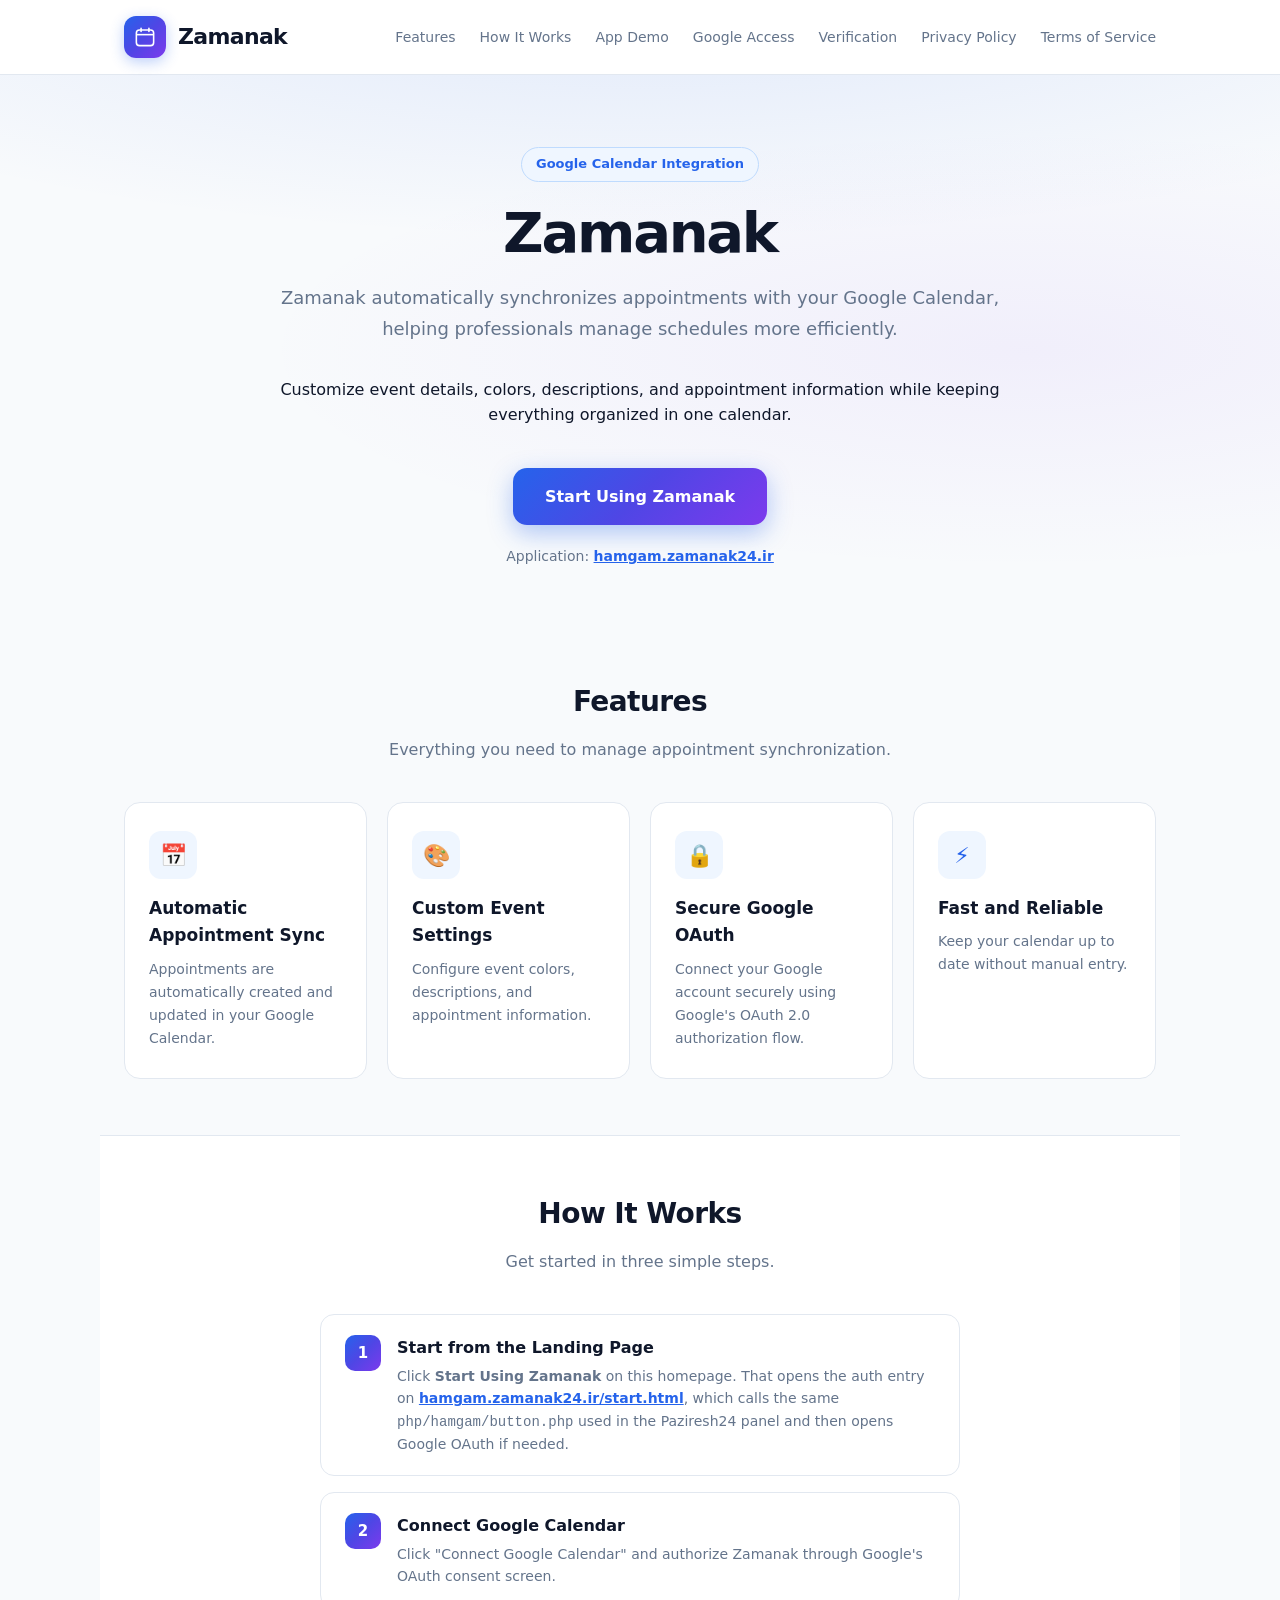
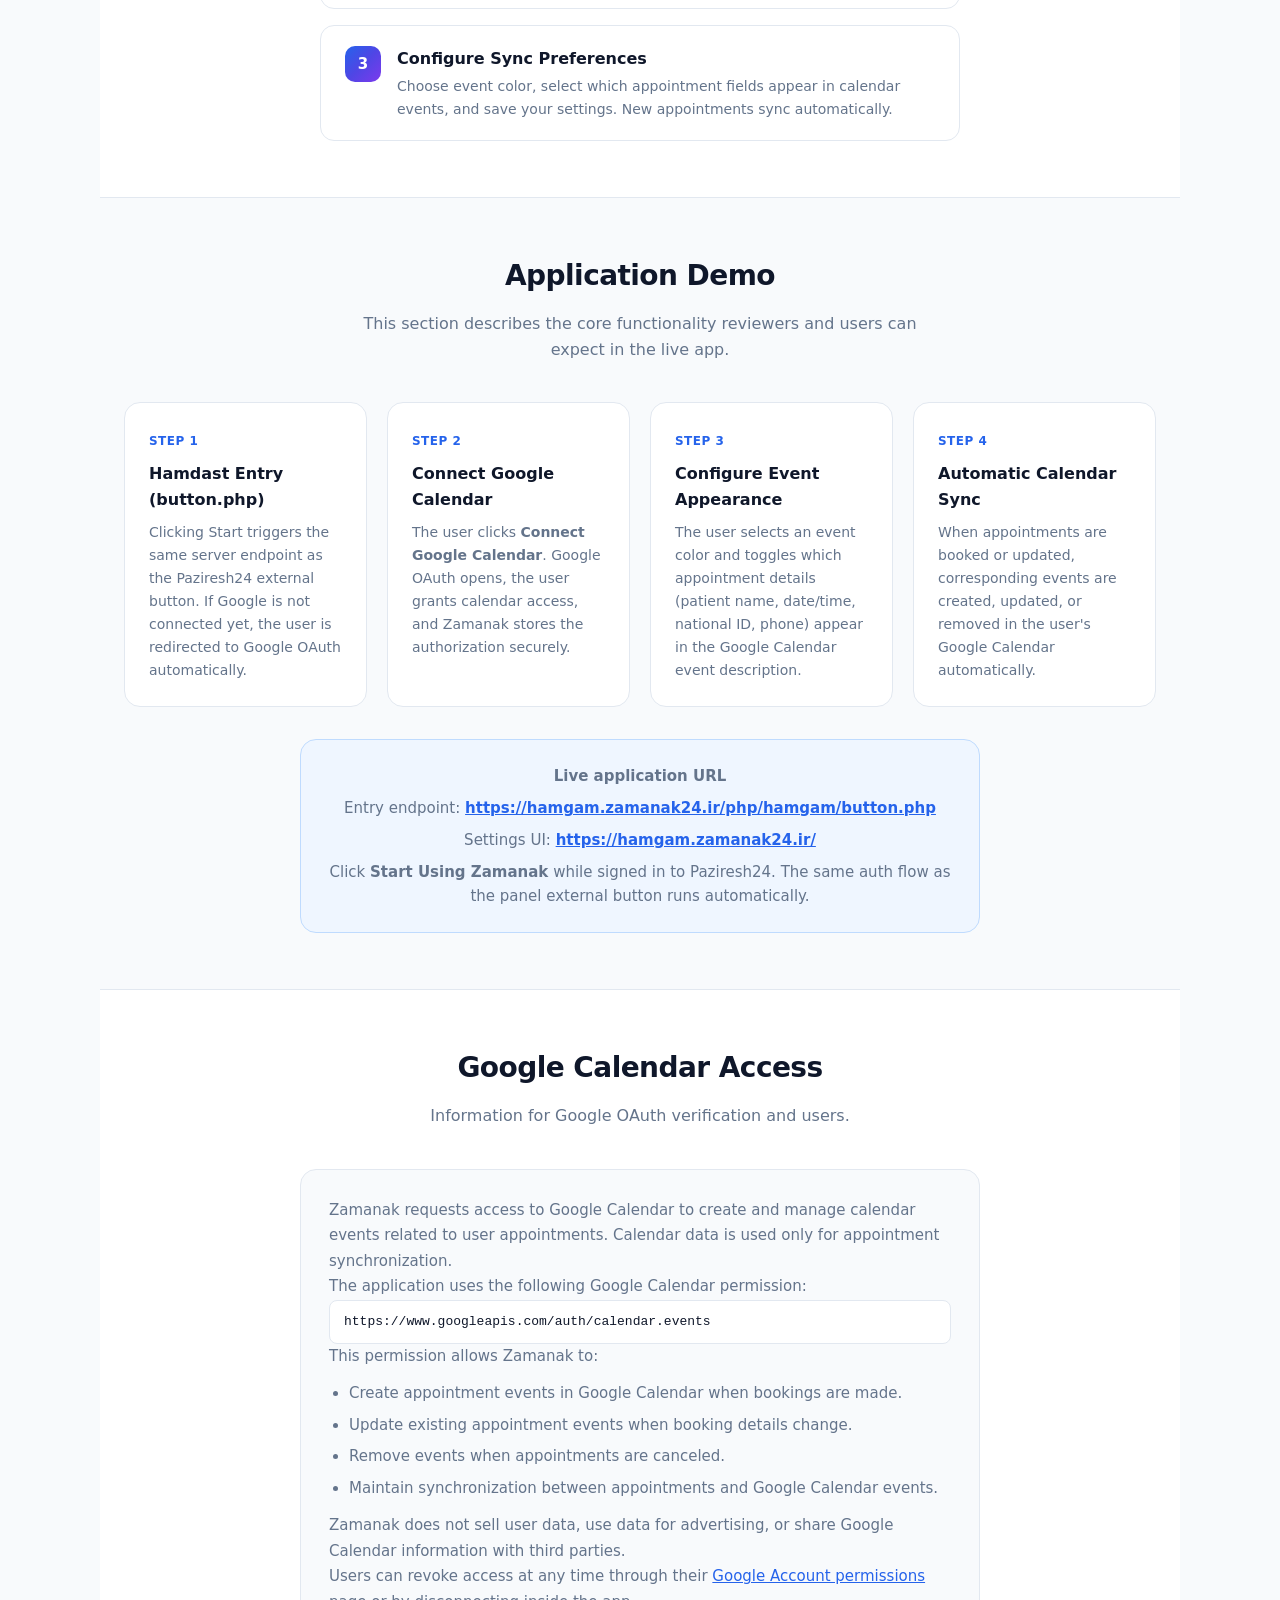
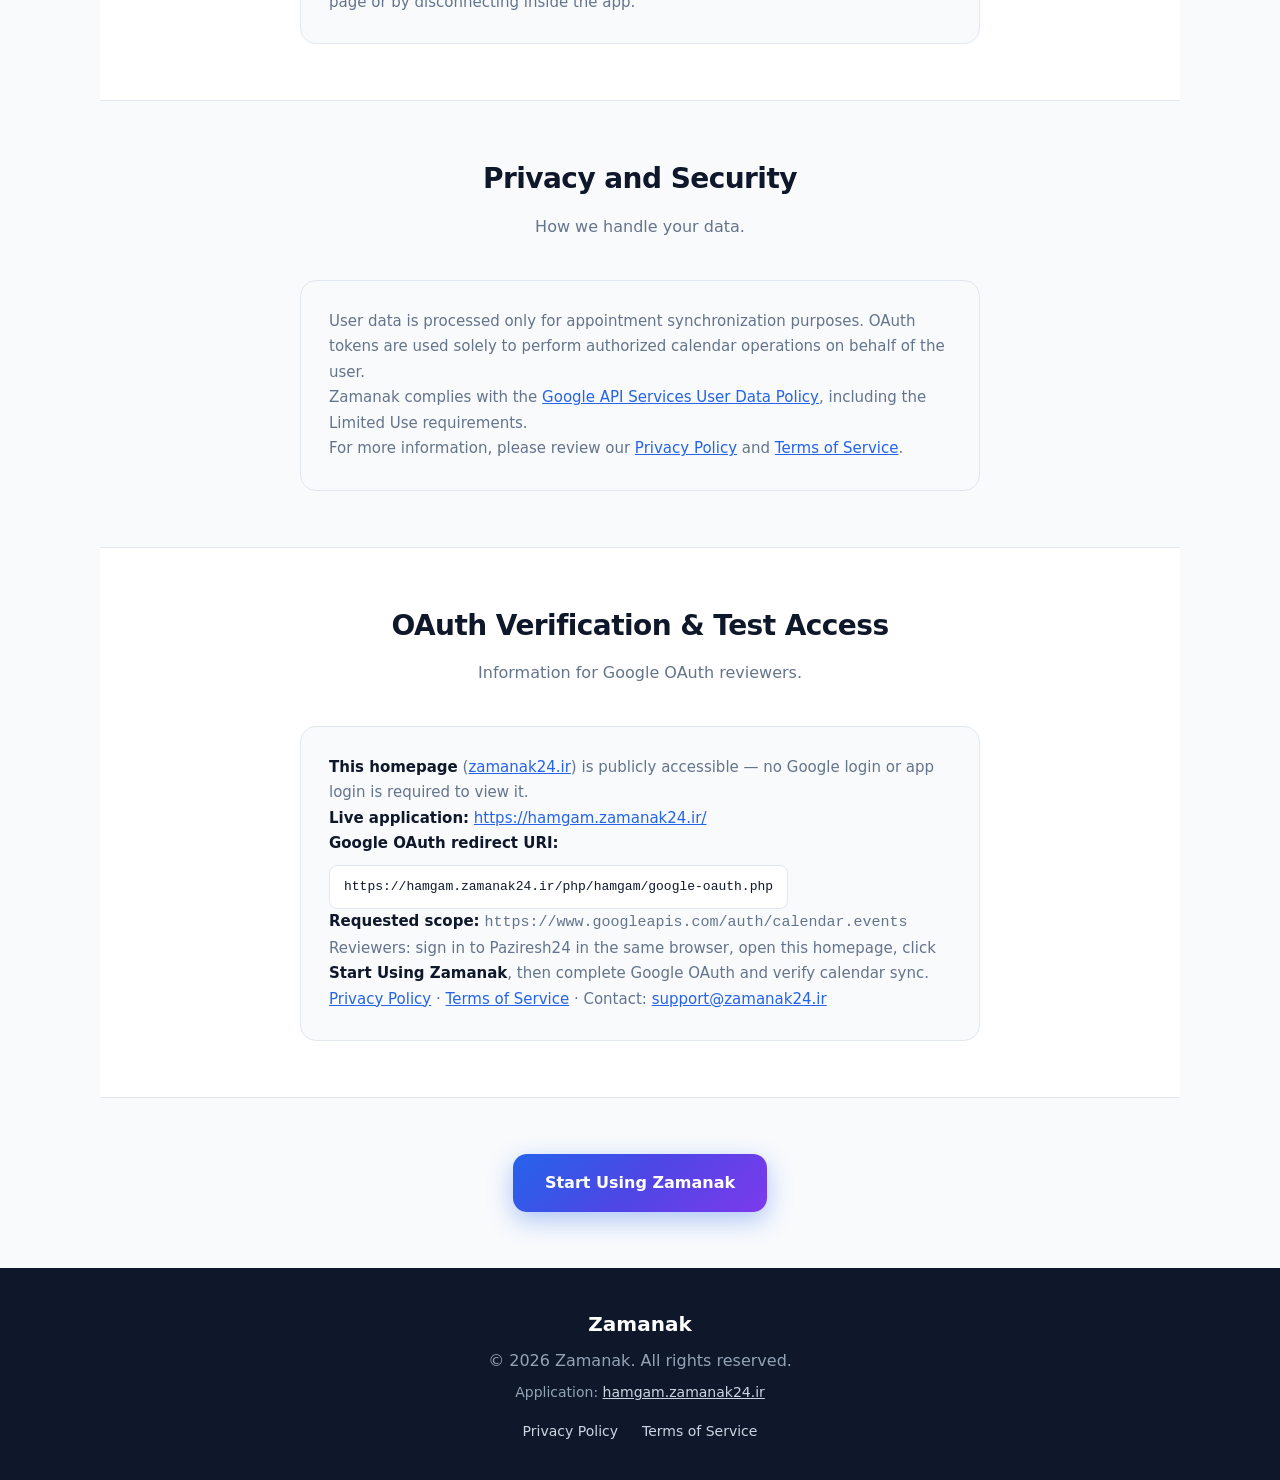
<file: public-landing/index.html>
<!DOCTYPE html>

<html lang="en" dir="ltr">

<head>
    <meta charset="UTF-8">
    <meta name="viewport" content="width=device-width, initial-scale=1.0">
    <meta name="description"
        content="Zamanak automatically syncs appointments with Google Calendar. Secure OAuth connection, customizable event settings, and appointment management.">
    <meta name="application-name" content="Zamanak">
    <title>Zamanak | Google Calendar Appointment Sync</title>

    <link rel="stylesheet" href="landing.css">
</head>

<body class="landing-body">

<header class="lp-header">
    <div class="lp-header__inner">

        <a href="/" class="lp-brand">
            <div class="lp-brand__icon" aria-hidden="true">
                <svg width="22" height="22" viewBox="0 0 28 28" fill="none">
                    <rect x="3" y="5" width="22" height="20" rx="4" stroke="currentColor" stroke-width="2" />
                    <path d="M3 11h22" stroke="currentColor" stroke-width="2" />
                    <path d="M9 3v4M19 3v4" stroke="currentColor" stroke-width="2"
                        stroke-linecap="round" />
                </svg>
            </div>
            <span class="lp-brand__name">Zamanak</span>
        </a>

        <nav class="lp-nav">
            <a href="#features">Features</a>
            <a href="#how-it-works">How It Works</a>
            <a href="#app-demo">App Demo</a>
            <a href="#google-access">Google Access</a>
            <a href="#verification">Verification</a>
            <a href="privacy-policy.html">Privacy Policy</a>
            <a href="terms-of-service.html">Terms of Service</a>
        </nav>

    </div>
</header>

<section class="lp-hero">
    <div class="lp-hero__inner">

        <span class="lp-hero__badge">
            Google Calendar Integration
        </span>

        <h1>Zamanak</h1>

        <p class="lp-hero__lead">
            Zamanak automatically synchronizes appointments with your Google Calendar,
            helping professionals manage schedules more efficiently.
        </p>

        <p>
            Customize event details, colors, descriptions, and appointment information
            while keeping everything organized in one calendar.
        </p>

        <a href="https://hamgam.zamanak24.ir/start.html" class="lp-cta" style="margin-top: 40px;">
            Start Using Zamanak
        </a>

        <p class="lp-hero__app-url">
            Application: <a href="https://hamgam.zamanak24.ir/">hamgam.zamanak24.ir</a>
        </p>

    </div>
</section>

<section class="lp-section" id="features">

    <h2>Features</h2>

    <p class="lp-section__sub">
        Everything you need to manage appointment synchronization.
    </p>

    <div class="lp-features">

        <article class="lp-feature">
            <div class="lp-feature__icon">📅</div>
            <h3>Automatic Appointment Sync</h3>
            <p>
                Appointments are automatically created and updated in your Google Calendar.
            </p>
        </article>

        <article class="lp-feature">
            <div class="lp-feature__icon">🎨</div>
            <h3>Custom Event Settings</h3>
            <p>
                Configure event colors, descriptions, and appointment information.
            </p>
        </article>

        <article class="lp-feature">
            <div class="lp-feature__icon">🔒</div>
            <h3>Secure Google OAuth</h3>
            <p>
                Connect your Google account securely using Google's OAuth 2.0 authorization flow.
            </p>
        </article>

        <article class="lp-feature">
            <div class="lp-feature__icon">⚡</div>
            <h3>Fast and Reliable</h3>
            <p>
                Keep your calendar up to date without manual entry.
            </p>
        </article>

    </div>

</section>

<section class="lp-section lp-section--alt" id="how-it-works">

    <h2>How It Works</h2>

    <p class="lp-section__sub">
        Get started in three simple steps.
    </p>

    <div class="lp-steps">

        <div class="lp-step">
            <span class="lp-step__num">1</span>
            <div>
                <h3>Start from the Landing Page</h3>
                <p>
                    Click <strong>Start Using Zamanak</strong> on this homepage.
                    That opens the auth entry on
                    <a href="https://hamgam.zamanak24.ir/start.html">hamgam.zamanak24.ir/start.html</a>,
                    which calls the same <code>php/hamgam/button.php</code> used in the Paziresh24 panel
                    and then opens Google OAuth if needed.
                </p>
            </div>
        </div>

        <div class="lp-step">
            <span class="lp-step__num">2</span>
            <div>
                <h3>Connect Google Calendar</h3>
                <p>
                    Click "Connect Google Calendar" and authorize Zamanak through Google's OAuth consent screen.
                </p>
            </div>
        </div>

        <div class="lp-step">
            <span class="lp-step__num">3</span>
            <div>
                <h3>Configure Sync Preferences</h3>
                <p>
                    Choose event color, select which appointment fields appear in calendar events,
                    and save your settings. New appointments sync automatically.
                </p>
            </div>
        </div>

    </div>

</section>

<section class="lp-section" id="app-demo">

    <h2>Application Demo</h2>

    <p class="lp-section__sub">
        This section describes the core functionality reviewers and users can expect in the live app.
    </p>

    <div class="lp-demo-grid">

        <article class="lp-demo-card">
            <span class="lp-demo-card__step">Step 1</span>
            <h3>Hamdast Entry (button.php)</h3>
            <p>
                Clicking Start triggers the same server endpoint as the Paziresh24 external button.
                If Google is not connected yet, the user is redirected to Google OAuth automatically.
            </p>
        </article>

        <article class="lp-demo-card">
            <span class="lp-demo-card__step">Step 2</span>
            <h3>Connect Google Calendar</h3>
            <p>
                The user clicks <strong>Connect Google Calendar</strong>. Google OAuth opens,
                the user grants calendar access, and Zamanak stores the authorization securely.
            </p>
        </article>

        <article class="lp-demo-card">
            <span class="lp-demo-card__step">Step 3</span>
            <h3>Configure Event Appearance</h3>
            <p>
                The user selects an event color and toggles which appointment details
                (patient name, date/time, national ID, phone) appear in the Google Calendar event description.
            </p>
        </article>

        <article class="lp-demo-card">
            <span class="lp-demo-card__step">Step 4</span>
            <h3>Automatic Calendar Sync</h3>
            <p>
                When appointments are booked or updated, corresponding events are
                created, updated, or removed in the user's Google Calendar automatically.
            </p>
        </article>

    </div>

    <div class="lp-app-url-box">
        <p><strong>Live application URL</strong></p>
        <p>
            Entry endpoint:
            <a href="https://hamgam.zamanak24.ir/php/hamgam/button.php">https://hamgam.zamanak24.ir/php/hamgam/button.php</a>
        </p>
        <p>
            Settings UI:
            <a href="https://hamgam.zamanak24.ir/">https://hamgam.zamanak24.ir/</a>
        </p>
        <p>
            Click <strong>Start Using Zamanak</strong> while signed in to Paziresh24.
            The same auth flow as the panel external button runs automatically.
        </p>
    </div>

</section>

<section class="lp-section lp-section--alt" id="google-access">

    <h2>Google Calendar Access</h2>

    <p class="lp-section__sub">
        Information for Google OAuth verification and users.
    </p>

    <div class="lp-google-box">

        <p>
            Zamanak requests access to Google Calendar to create and manage calendar events
            related to user appointments. Calendar data is used only for appointment synchronization.
        </p>

        <p>
            The application uses the following Google Calendar permission:
        </p>

        <p class="lp-scope-code">
            https://www.googleapis.com/auth/calendar.events
        </p>

        <p>
            This permission allows Zamanak to:
        </p>

        <ul>
            <li>Create appointment events in Google Calendar when bookings are made.</li>
            <li>Update existing appointment events when booking details change.</li>
            <li>Remove events when appointments are canceled.</li>
            <li>Maintain synchronization between appointments and Google Calendar events.</li>
        </ul>

        <p>
            Zamanak does not sell user data, use data for advertising,
            or share Google Calendar information with third parties.
        </p>

        <p>
            Users can revoke access at any time through their
            <a href="https://myaccount.google.com/permissions" rel="noopener noreferrer">Google Account permissions</a>
            page or by disconnecting inside the app.
        </p>

    </div>

</section>

<section class="lp-section">

    <h2>Privacy and Security</h2>

    <p class="lp-section__sub">
        How we handle your data.
    </p>

    <div class="lp-google-box">

        <p>
            User data is processed only for appointment synchronization purposes.
            OAuth tokens are used solely to perform authorized calendar operations on behalf of the user.
        </p>

        <p>
            Zamanak complies with the
            <a href="https://developers.google.com/terms/api-services-user-data-policy" rel="noopener noreferrer">Google API Services User Data Policy</a>,
            including the Limited Use requirements.
        </p>

        <p>
            For more information, please review our
            <a href="privacy-policy.html">Privacy Policy</a> and
            <a href="terms-of-service.html">Terms of Service</a>.
        </p>

    </div>

</section>

<section class="lp-section lp-section--alt" id="verification">

    <h2>OAuth Verification &amp; Test Access</h2>

    <p class="lp-section__sub">
        Information for Google OAuth reviewers.
    </p>

    <div class="lp-google-box">

        <p>
            <strong>This homepage</strong> (<a href="https://zamanak24.ir/">zamanak24.ir</a>)
            is publicly accessible — no Google login or app login is required to view it.
        </p>

        <p>
            <strong>Live application:</strong>
            <a href="https://hamgam.zamanak24.ir/">https://hamgam.zamanak24.ir/</a>
        </p>

        <p>
            <strong>Google OAuth redirect URI:</strong><br>
            <code class="lp-scope-code" style="display:inline-block;margin-top:8px">
                https://hamgam.zamanak24.ir/php/hamgam/google-oauth.php
            </code>
        </p>

        <p>
            <strong>Requested scope:</strong>
            <code>https://www.googleapis.com/auth/calendar.events</code>
        </p>

        <p>
            Reviewers: sign in to Paziresh24 in the same browser, open this homepage,
            click <strong>Start Using Zamanak</strong>, then complete Google OAuth and verify calendar sync.
        </p>

        <p>
            <a href="privacy-policy.html">Privacy Policy</a>
            ·
            <a href="terms-of-service.html">Terms of Service</a>
            ·
            Contact: <a href="mailto:support@zamanak24.ir">support@zamanak24.ir</a>
        </p>

    </div>

</section>

<section class="lp-section" style="text-align:center">

    <a href="https://hamgam.zamanak24.ir/start.html" class="lp-cta">
        Start Using Zamanak
    </a>

</section>

<footer class="lp-footer">

    <p class="lp-footer__brand">Zamanak</p>

    <p>
        © 2026 Zamanak. All rights reserved.
    </p>

    <p class="lp-footer__app">
        Application: <a href="https://hamgam.zamanak24.ir/">hamgam.zamanak24.ir</a>
    </p>

    <div class="lp-footer__links">
        <a href="privacy-policy.html">Privacy Policy</a>
        <a href="terms-of-service.html">Terms of Service</a>
    </div>

</footer>

</body>

</html>
</file>
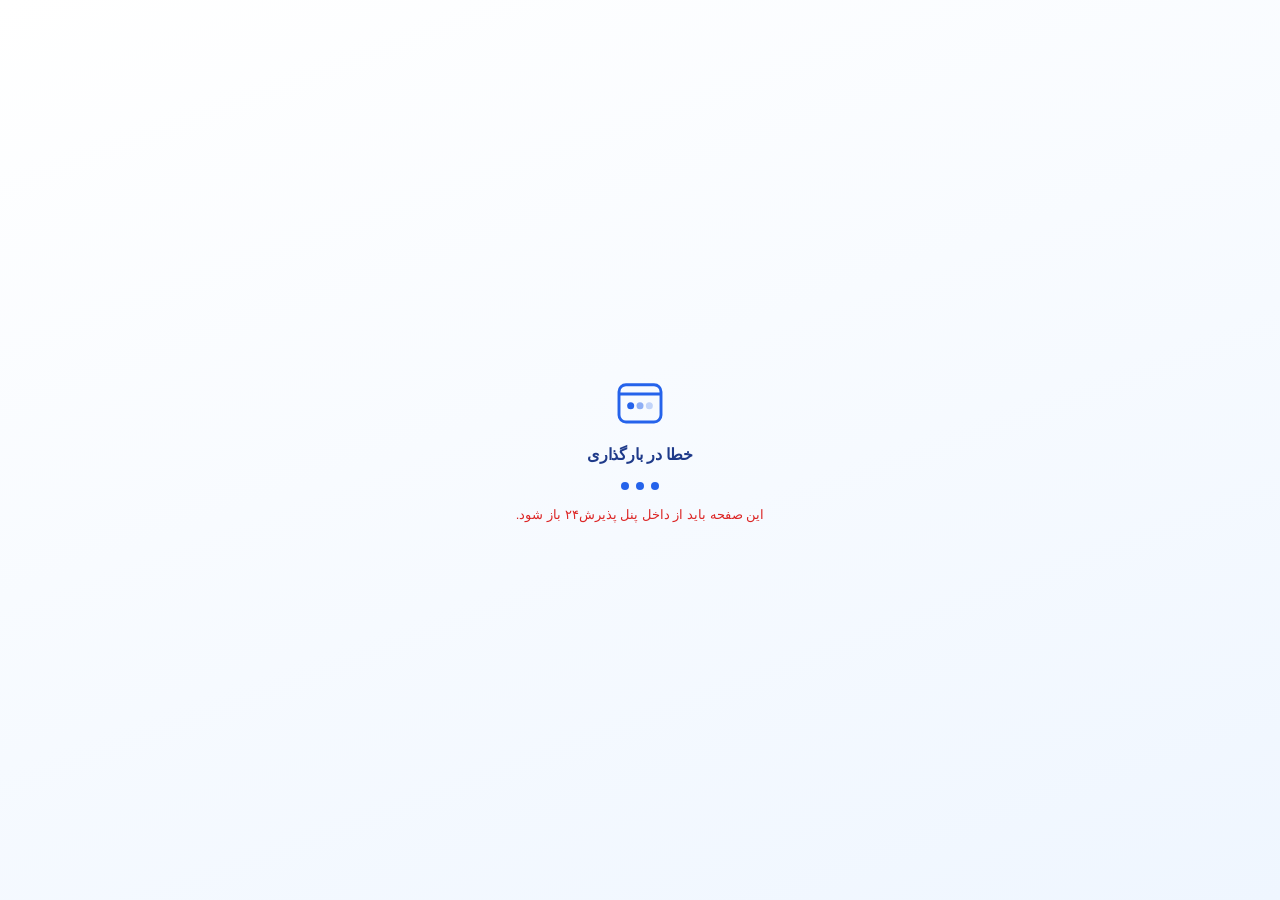
<file: setting-calendar/index.html>
<!DOCTYPE html>
<html lang="fa">
<head>
    <meta charset="UTF-8">
    <meta http-equiv="refresh" content="0;url=/">
    <title>همگام | در حال انتقال…</title>
    <script>window.location.replace("/");</script>
</head>
<body></body>
</html>
</file>
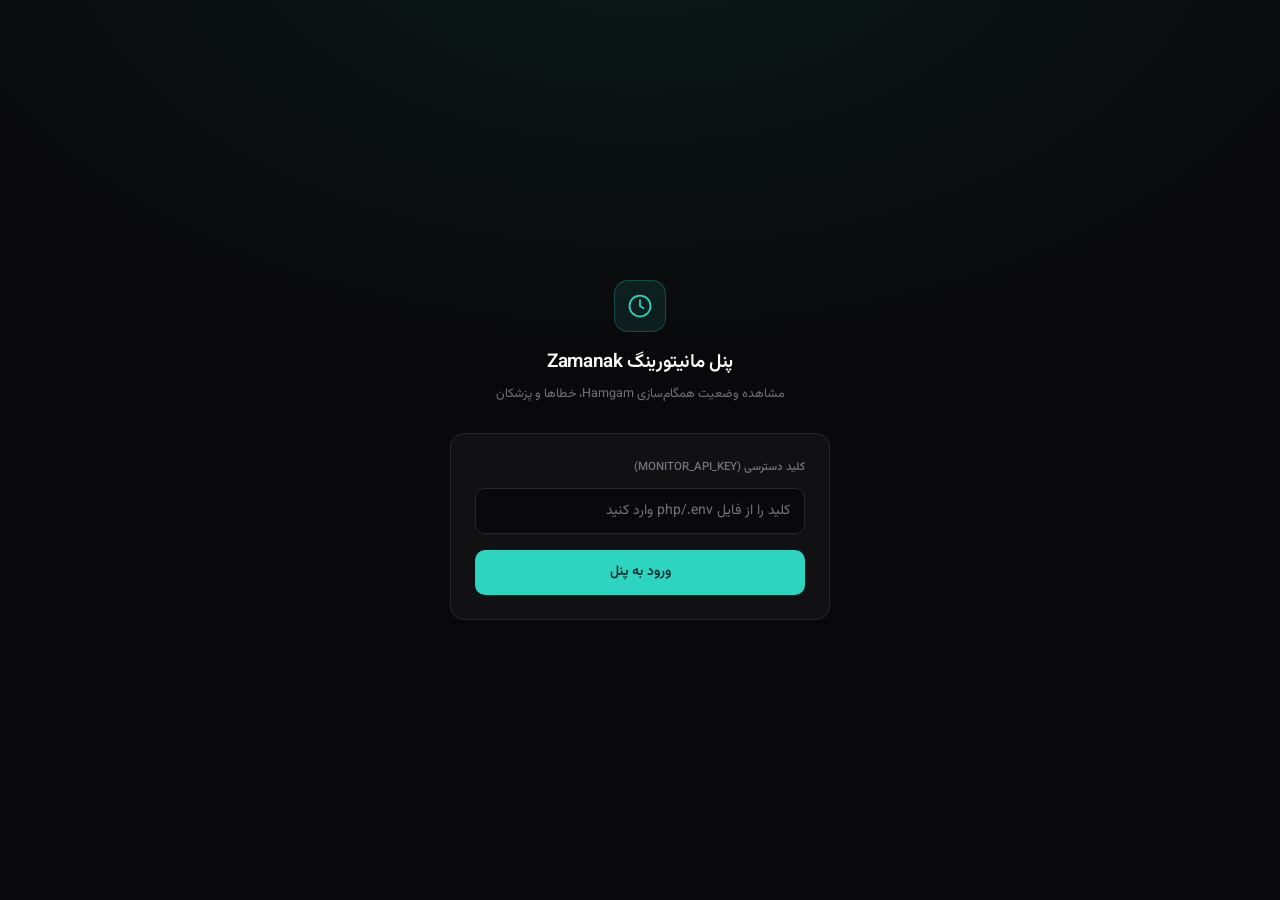
<file: php/monitor/index.html>
<!DOCTYPE html>
<html lang="fa" dir="rtl">
<head>
    <meta charset="utf-8">
    <meta name="viewport" content="width=device-width, initial-scale=1">
    <title>پنل مانیتورینگ Zamanak</title>
    <link rel="preconnect" href="https://fonts.googleapis.com">
    <link rel="preconnect" href="https://fonts.gstatic.com" crossorigin>
    <link href="https://fonts.googleapis.com/css2?family=JetBrains+Mono:wght@400;500&family=Vazirmatn:wght@400;500;600;700&display=swap" rel="stylesheet">
    <link rel="stylesheet" href="monitor.css?v=6">
</head>
<body>

<!-- ورود -->
<div id="login-screen" class="login-screen hidden">
    <div class="login-wrap">
        <div class="login-brand">
            <div class="logo-mark">
                <svg width="28" height="28" viewBox="0 0 24 24" fill="none"><circle cx="12" cy="12" r="9" stroke="currentColor" stroke-width="1.5"/><path d="M12 7v5l3 2" stroke="currentColor" stroke-width="1.5" stroke-linecap="round"/></svg>
            </div>
            <h1>پنل مانیتورینگ Zamanak</h1>
            <p>مشاهده وضعیت همگام‌سازی Hamgam، خطاها و پزشکان</p>
        </div>
        <div class="login-card">
            <label for="login-key">کلید دسترسی (MONITOR_API_KEY)</label>
            <input id="login-key" type="password" placeholder="کلید را از فایل php/.env وارد کنید" autocomplete="off">
            <button id="login-btn" type="button">ورود به پنل</button>
            <p id="login-error" class="login-error hidden"></p>
        </div>
    </div>
</div>

<div id="app" class="app hidden">
    <aside class="sidebar" id="sidebar">
        <div class="sidebar-top">
            <div class="brand">
                <div class="logo-mark sm">
                    <svg width="18" height="18" viewBox="0 0 24 24" fill="none"><circle cx="12" cy="12" r="9" stroke="currentColor" stroke-width="1.5"/><path d="M12 7v5l3 2" stroke="currentColor" stroke-width="1.5" stroke-linecap="round"/></svg>
                </div>
                <div class="brand-text">
                    <strong>Zamanak</strong>
                    <span id="conn-status" class="conn-status"><span class="pulse-dot"></span><span id="conn-label">متصل</span></span>
                </div>
            </div>

            <nav class="nav">
                <button class="nav-item active" data-tab="dashboard">
                    <svg viewBox="0 0 24 24" fill="none"><rect x="3" y="3" width="7" height="7" rx="1.5" stroke="currentColor" stroke-width="1.5"/><rect x="14" y="3" width="7" height="7" rx="1.5" stroke="currentColor" stroke-width="1.5"/><rect x="3" y="14" width="7" height="7" rx="1.5" stroke="currentColor" stroke-width="1.5"/><rect x="14" y="14" width="7" height="7" rx="1.5" stroke="currentColor" stroke-width="1.5"/></svg>
                    <span><strong>خلاصه وضعیت</strong><small>آیا همه‌چیز درست کار می‌کند؟</small></span>
                </button>
                <button class="nav-item" data-tab="events">
                    <svg viewBox="0 0 24 24" fill="none"><path d="M4 6h16M4 12h10M4 18h14" stroke="currentColor" stroke-width="1.5" stroke-linecap="round"/></svg>
                    <span><strong>گزارش رویدادها</strong><small>لاگ دقیق هر اتفاق</small></span>
                </button>
                <button class="nav-item" data-tab="users">
                    <svg viewBox="0 0 24 24" fill="none"><circle cx="12" cy="8" r="3.5" stroke="currentColor" stroke-width="1.5"/><path d="M5 20c0-3.3 3.1-6 7-6s7 2.7 7 6" stroke="currentColor" stroke-width="1.5" stroke-linecap="round"/></svg>
                    <span><strong>پزشکان</strong><small>اتصال گوگل و sync</small></span>
                </button>
                <button class="nav-item" data-tab="user-timeline">
                    <svg viewBox="0 0 24 24" fill="none"><circle cx="12" cy="12" r="9" stroke="currentColor" stroke-width="1.5"/><path d="M12 7v5l3 2" stroke="currentColor" stroke-width="1.5" stroke-linecap="round"/></svg>
                    <span><strong>تاریخچه پزشک</strong><small>همه کارهای سیستم روی یک نفر</small></span>
                </button>
                <button class="nav-item" data-tab="logs">
                    <svg viewBox="0 0 24 24" fill="none"><path d="M8 6h12M8 12h12M8 18h8M4 6h.01M4 12h.01M4 18h.01" stroke="currentColor" stroke-width="1.5" stroke-linecap="round"/></svg>
                    <span><strong>خطاهای PHP</strong><small>فایل خطای سرور</small></span>
                </button>
                <button class="nav-item" data-tab="system">
                    <svg viewBox="0 0 24 24" fill="none"><path d="M12 15a3 3 0 100-6 3 3 0 000 6z" stroke="currentColor" stroke-width="1.5"/><path d="M19.4 15a1.65 1.65 0 00.33 1.82l.06.06a2 2 0 01-2.83 2.83l-.06-.06a1.65 1.65 0 00-1.82-.33 1.65 1.65 0 00-1 1.51V21a2 2 0 01-4 0v-.09A1.65 1.65 0 009 19.4a1.65 1.65 0 00-1.82.33l-.06.06a2 2 0 01-2.83-2.83l.06-.06A1.65 1.65 0 004.68 15a1.65 1.65 0 00-1.51-1H3a2 2 0 010-4h.09A1.65 1.65 0 004.6 9a1.65 1.65 0 00-.33-1.82l-.06-.06a2 2 0 012.83-2.83l.06.06A1.65 1.65 0 009 4.68a1.65 1.65 0 001-1.51V3a2 2 0 014 0v.09a1.65 1.65 0 001 1.51 1.65 1.65 0 001.82-.33l.06-.06a2 2 0 012.83 2.83l-.06.06A1.65 1.65 0 0019.4 9a1.65 1.65 0 001.51 1H21a2 2 0 010 4h-.09a1.65 1.65 0 00-1.51 1z" stroke="currentColor" stroke-width="1.5"/></svg>
                    <span><strong>سلامت سرور</strong><small>دیتابیس و تنظیمات</small></span>
                </button>
            </nav>
        </div>

        <div class="sidebar-bottom">
            <div id="sidebar-alerts" class="sidebar-alerts"></div>
            <label class="toggle-row">
                <input id="auto-refresh" type="checkbox" checked>
                <span class="toggle-ui"></span>
                <span>بروزرسانی هر ۵ ثانیه</span>
            </label>
            <button id="logout-btn" type="button" class="btn-ghost sm">خروج</button>
        </div>
    </aside>

    <main class="main">
        <header class="topbar">
            <div class="topbar-start">
                <button id="sidebar-toggle" type="button" class="icon-btn mobile-only" aria-label="منو">
                    <svg viewBox="0 0 24 24" fill="none"><path d="M4 7h16M4 12h16M4 17h16" stroke="currentColor" stroke-width="1.5" stroke-linecap="round"/></svg>
                </button>
                <div>
                    <h1 id="page-title">خلاصه وضعیت</h1>
                    <p id="page-desc" class="page-desc">نمای کلی سلامت سیستم Hamgam</p>
                    <p id="last-updated" class="subtle">—</p>
                </div>
            </div>
            <div class="topbar-end">
                <span class="period-label">بازه:</span>
                <div class="period-pills" id="period-pills">
                    <button type="button" data-hours="1">۱ ساعت</button>
                    <button type="button" data-hours="6">۶ ساعت</button>
                    <button type="button" data-hours="24" class="active">۲۴ ساعت</button>
                    <button type="button" data-hours="72">۳ روز</button>
                    <button type="button" data-hours="168">۷ روز</button>
                </div>
                <button id="refresh-btn" type="button" class="icon-btn" title="بروزرسانی">
                    <svg viewBox="0 0 24 24" fill="none"><path d="M20 12a8 8 0 10-2.3 5.7M20 12v-5M20 12h-5" stroke="currentColor" stroke-width="1.5" stroke-linecap="round" stroke-linejoin="round"/></svg>
                </button>
            </div>
        </header>

        <div id="toast-host" class="toast-host"></div>

        <!-- ═══ داشبورد ═══ -->
        <section id="tab-dashboard" class="panel active">

            <!-- وضعیت کلی -->
            <div id="hero-status" class="hero-status status-ok">
                <div class="hero-icon" id="hero-icon">✓</div>
                <div class="hero-body">
                    <h2 id="hero-title">در حال بررسی...</h2>
                    <p id="hero-desc" class="hero-desc">—</p>
                </div>
                <div id="hero-stats" class="hero-stats"></div>
            </div>

            <!-- نیاز به توجه -->
            <div id="attention-panel" class="attention-panel hidden">
                <div class="attention-head">
                    <span class="attention-icon">⚠</span>
                    <div>
                        <strong>نیاز به توجه</strong>
                        <p class="section-desc">این موارد را بررسی کنید</p>
                    </div>
                </div>
                <div id="attention-list" class="attention-list"></div>
            </div>

            <!-- ۴ شاخص اصلی -->
            <div class="primary-metrics" id="primary-metrics"></div>

            <div class="dash-grid">
                <!-- نمودار -->
                <div class="panel-card span-2">
                    <div class="card-head">
                        <div>
                            <h2>روند فعالیت سیستم</h2>
                            <p class="section-desc">تعداد رویدادها در هر ساعت — نقطه‌های قرمز یعنی خطا رخ داده</p>
                        </div>
                        <div class="chart-legend">
                            <span><i class="dot dot-total"></i>همه رویدادها</span>
                            <span><i class="dot dot-error"></i>خطا</span>
                        </div>
                    </div>
                    <div class="chart-area" id="chart-area">
                        <canvas id="chart-hourly" height="200"></canvas>
                        <div id="chart-tooltip" class="chart-tooltip hidden"></div>
                    </div>
                </div>

                <!-- فعالیت اخیر -->
                <div class="panel-card">
                    <div class="card-head">
                        <div>
                            <h2>آخرین اتفاقات</h2>
                            <p class="section-desc">جدیدترین کارهایی که سیستم انجام داده</p>
                        </div>
                    </div>
                    <div id="activity-feed" class="activity-feed"></div>
                </div>

                <!-- خطاها -->
                <div class="panel-card">
                    <div class="card-head">
                        <div>
                            <h2>خطاهای اخیر</h2>
                            <p class="section-desc">مشکلاتی که باید بررسی شوند</p>
                        </div>
                        <button type="button" class="link-btn" data-goto="events" data-filter-level="error">همه خطاها ←</button>
                    </div>
                    <div id="recent-errors" class="error-list"></div>
                </div>

                <!-- سطح اهمیت -->
                <div class="panel-card">
                    <div class="card-head">
                        <div>
                            <h2>سطح اهمیت</h2>
                            <p class="section-desc">info، warning، error و ...</p>
                        </div>
                    </div>
                    <div id="level-bars" class="level-bars"></div>
                </div>

                <!-- تفکیک نوع -->
                <div class="panel-card">
                    <div class="card-head">
                        <div>
                            <h2>نوع رویدادها</h2>
                            <p class="section-desc">وب‌هوک، API، cron و ...</p>
                        </div>
                    </div>
                    <div id="category-bars" class="level-bars"></div>
                </div>

                <!-- کانال‌ها -->
                <div class="panel-card">
                    <div class="card-head">
                        <div>
                            <h2>منبع رویداد</h2>
                            <p class="section-desc">کدام بخش سیستم بیشتر فعال بوده</p>
                        </div>
                    </div>
                    <div id="channel-list" class="channel-bars"></div>
                </div>
            </div>
        </section>

        <!-- ═══ رویدادها ═══ -->
        <section id="tab-events" class="panel">
            <div class="info-banner">
                <strong>گزارش رویدادها</strong> — هر خط، یک اتفاق در سیستم است: وب‌هوک پذیرش۲۴، sync تقویم گوگل، خطای API و ...
            </div>

            <div class="panel-card filters-card">
                <p class="filter-title">فیلتر کردن</p>
                <div class="filters-grid">
                    <div class="field span-2">
                        <label>جستجو</label>
                        <input id="filter-search" type="search" placeholder="متن پیام، نام عملیات، شناسه...">
                    </div>
                    <div class="field">
                        <label>منبع (کانال)</label>
                        <select id="filter-channel"><option value="">همه</option></select>
                    </div>
                    <div class="field">
                        <label>اهمیت</label>
                        <select id="filter-level">
                            <option value="">همه</option>
                            <option value="error">🔴 خطا</option>
                            <option value="warning">🟡 هشدار</option>
                            <option value="info">🔵 اطلاعات</option>
                            <option value="debug">⚪ دیباگ</option>
                            <option value="critical">⛔ بحرانی</option>
                        </select>
                    </div>
                    <div class="field">
                        <label>دسته</label>
                        <select id="filter-category">
                            <option value="">همه</option>
                            <option value="webhook">وب‌هوک</option>
                            <option value="api">API</option>
                            <option value="http">HTTP</option>
                            <option value="auth">احراز هویت</option>
                            <option value="cron">زمان‌بندی</option>
                            <option value="vacation">مرخصی</option>
                            <option value="appointment">نوبت</option>
                            <option value="integration">یکپارچه‌سازی</option>
                            <option value="system">سیستم</option>
                        </select>
                    </div>
                    <div class="field">
                        <label>شناسه پزشک</label>
                        <input id="filter-user" type="text" placeholder="مثلاً 12345">
                    </div>
                    <div class="field">
                        <label>شناسه درخواست</label>
                        <input id="filter-request" type="text" placeholder="request_id">
                    </div>
                </div>
                <div class="filters-actions">
                    <button id="filter-apply" type="button" class="btn-primary sm">اعمال فیلتر</button>
                    <button id="filter-clear" type="button" class="btn-ghost sm">پاک کردن</button>
                    <button id="export-csv" type="button" class="btn-ghost sm">دانلود Excel/CSV</button>
                </div>
            </div>

            <div class="panel-card">
                <div class="card-head">
                    <h2>نتایج: <span id="events-count" class="count-badge">0</span> رویداد</h2>
                </div>
                <div class="table-scroll">
                    <table class="data-table">
                        <thead>
                        <tr>
                            <th>چه موقع</th>
                            <th>اهمیت</th>
                            <th>منبع</th>
                            <th>عملیات</th>
                            <th>توضیح</th>
                            <th>پزشک</th>
                            <th>زمان اجرا</th>
                            <th></th>
                        </tr>
                        </thead>
                        <tbody id="events-body"></tbody>
                    </table>
                </div>
                <div class="pager">
                    <button id="events-prev" type="button" class="btn-ghost sm">← قبلی</button>
                    <span id="events-page-info" class="subtle">—</span>
                    <button id="events-next" type="button" class="btn-ghost sm">بعدی →</button>
                </div>
            </div>
        </section>

        <!-- ═══ پزشکان ═══ -->
        <section id="tab-users" class="panel">
            <div class="info-banner">
                <strong>لیست پزشکان</strong> — وضعیت اتصال به Google Calendar، sync مرخصی و watch تقویم
            </div>

            <div id="users-summary" class="users-summary"></div>

            <div class="panel-card">
                <div class="card-head">
                    <h2>پزشکان</h2>
                    <div class="head-tools">
                        <div class="chip-group" id="users-chips">
                            <button type="button" class="chip active" data-filter="all">همه</button>
                            <button type="button" class="chip" data-filter="connected">✓ متصل</button>
                            <button type="button" class="chip" data-filter="disconnected">✗ قطع</button>
                            <button type="button" class="chip" data-filter="watch-expired">⚠ Watch منقضی</button>
                        </div>
                        <input id="users-search" type="search" placeholder="جستجو نام یا شناسه...">
                    </div>
                </div>
                <div class="table-scroll">
                    <table class="data-table">
                        <thead>
                        <tr>
                            <th>شناسه پذیرش۲۴</th>
                            <th>ایمیل گوگل</th>
                            <th>اتصال گوگل</th>
                            <th>مرخصی خودکار</th>
                            <th>Watch تقویم</th>
                            <th>آخرین sync</th>
                            <th>آخرین بروزرسانی</th>
                            <th></th>
                        </tr>
                        </thead>
                        <tbody id="users-body"></tbody>
                    </table>
                </div>
            </div>
        </section>

        <!-- ═══ تاریخچه پزشک ═══ -->
        <section id="tab-user-timeline" class="panel">
            <div class="info-banner">
                <strong>تاریخچه کامل یک پزشک</strong> — هر کاری که سیستم برای این user_id انجام داده: ورود، اتصال گوگل، sync مرخصی، نوبت، خطا و ...
            </div>

            <div class="panel-card timeline-search-card">
                <div class="timeline-search-row">
                    <div class="field flex-1">
                        <label>شناسه پزشک (user_id پذیرش۲۴)</label>
                        <input id="timeline-user-id" type="text" placeholder="مثلاً 12345678">
                    </div>
                    <div class="field">
                        <label>اهمیت</label>
                        <select id="timeline-level">
                            <option value="">همه</option>
                            <option value="error">خطا</option>
                            <option value="warning">هشدار</option>
                            <option value="info">اطلاعات</option>
                        </select>
                    </div>
                    <div class="field">
                        <label>دسته</label>
                        <select id="timeline-category">
                            <option value="">همه</option>
                            <option value="auth">احراز هویت</option>
                            <option value="api">API</option>
                            <option value="vacation">مرخصی</option>
                            <option value="appointment">نوبت</option>
                            <option value="integration">یکپارچه‌سازی</option>
                            <option value="webhook">وب‌هوک</option>
                        </select>
                    </div>
                    <button id="timeline-load" type="button" class="btn-primary">نمایش تاریخچه</button>
                </div>
                <div class="timeline-search-row timeline-actions-row">
                    <input id="timeline-search" type="search" class="flex-1" placeholder="جستجو در پیام یا عملیات...">
                    <button id="timeline-export" type="button" class="btn-ghost sm">دانلود CSV</button>
                    <button id="timeline-events-link" type="button" class="btn-ghost sm">مشاهده در گزارش رویدادها</button>
                </div>
            </div>

            <div id="timeline-profile" class="timeline-profile hidden"></div>
            <div id="timeline-stats" class="primary-metrics hidden"></div>

            <div class="panel-card hidden" id="timeline-card">
                <div class="card-head">
                    <h2>خط زمانی فعالیت <span id="timeline-count" class="count-badge">0</span></h2>
                </div>
                <div id="timeline-feed" class="timeline-feed"></div>
                <div class="pager">
                    <button id="timeline-prev" type="button" class="btn-ghost sm">← قبلی</button>
                    <span id="timeline-page" class="subtle">—</span>
                    <button id="timeline-next" type="button" class="btn-ghost sm">بعدی →</button>
                </div>
            </div>
        </section>

        <!-- ═══ لاگ ═══ -->
        <section id="tab-logs" class="panel">
            <div class="info-banner">
                <strong>خطاهای PHP سرور</strong> — اگر مشکلی در کد باشد، اینجا ثبت می‌شود. برای debug توسعه‌دهندگان مفید است.
            </div>
            <div class="panel-card">
                <div class="card-head">
                    <h2>php-errors.log</h2>
                    <div class="head-tools">
                        <span id="log-size" class="count-badge">—</span>
                        <input id="log-search" type="search" placeholder="جستجو...">
                        <select id="log-level-filter">
                            <option value="">همه</option>
                            <option value="error">خطا</option>
                            <option value="warning">هشدار</option>
                            <option value="notice">Notice</option>
                        </select>
                        <button id="log-copy" type="button" class="btn-ghost sm">کپی</button>
                    </div>
                </div>
                <pre id="log-tail" class="log-viewer"></pre>
            </div>
        </section>

        <!-- ═══ سیستم ═══ -->
        <section id="tab-system" class="panel">
            <div id="system-status" class="system-hero"></div>
            <div class="system-sections" id="system-sections"></div>
        </section>
    </main>
</div>

<!-- جزئیات رویداد -->
<div id="event-modal" class="modal hidden">
    <div class="modal-backdrop" data-close-modal></div>
    <div class="modal-panel">
        <div class="modal-head">
            <h3>جزئیات رویداد</h3>
            <div class="modal-actions">
                <button type="button" id="event-open-timeline" class="btn-ghost sm hidden">تاریخچه پزشک</button>
                <button type="button" id="copy-event-json" class="btn-ghost sm">کپی JSON</button>
                <button type="button" class="icon-btn" data-close-modal aria-label="بستن">
                    <svg viewBox="0 0 24 24" fill="none"><path d="M6 6l12 12M18 6L6 18" stroke="currentColor" stroke-width="1.5" stroke-linecap="round"/></svg>
                </button>
            </div>
        </div>
        <div id="event-detail" class="modal-body"></div>
    </div>
</div>

<script src="monitor.js?v=6"></script>
</body>
</html>
</file>
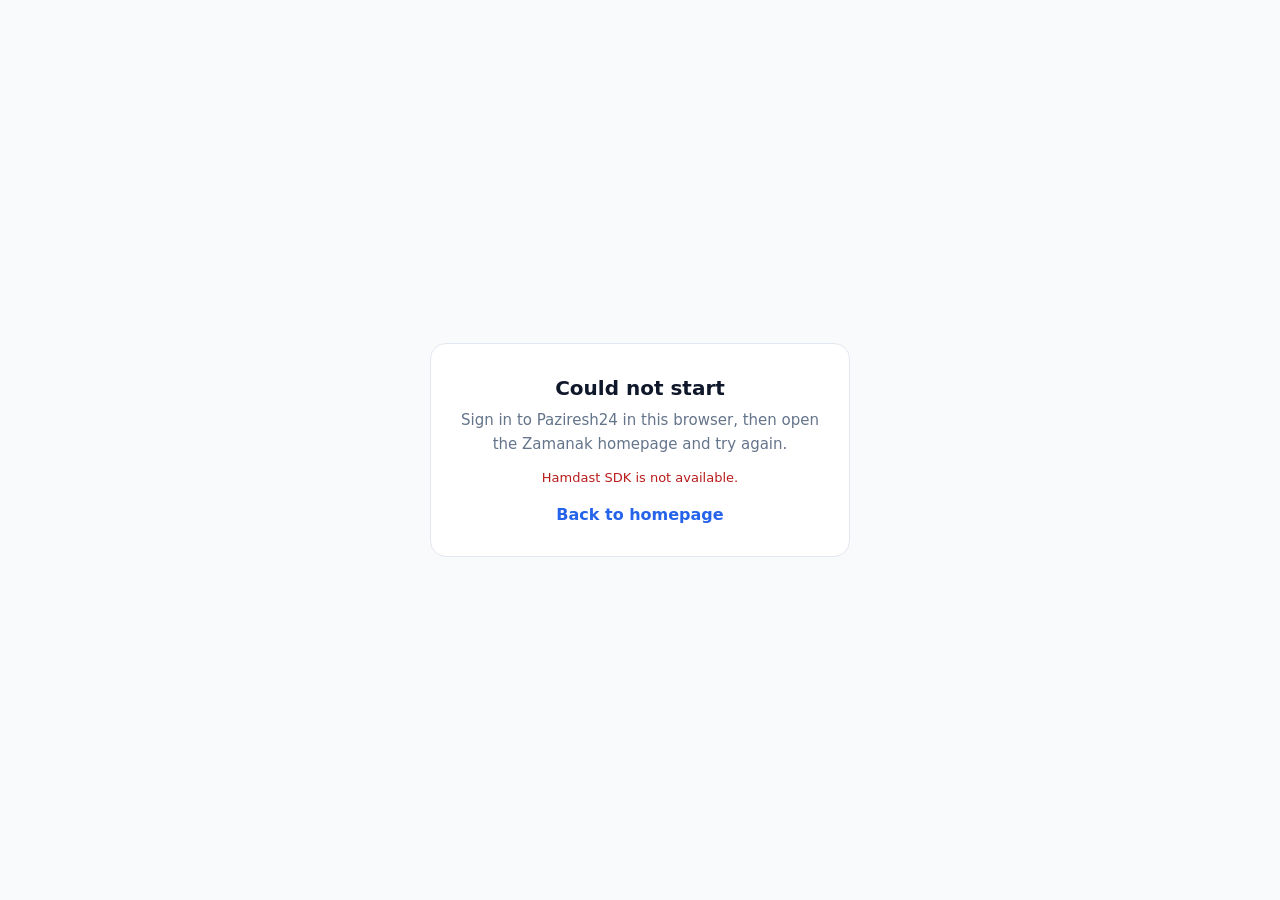
<file: start.html>
<!DOCTYPE html>
<html lang="en" dir="ltr">
<head>
    <meta charset="UTF-8">
    <meta name="viewport" content="width=device-width, initial-scale=1.0">
    <title>Starting Zamanak…</title>
    <link rel="dns-prefetch" href="https://accounts.google.com">
    <link rel="preconnect" href="https://accounts.google.com" crossorigin>
    <script src="https://hamdast.paziresh24.com/sdk/hamdast.js"></script>
    <style>
        * { box-sizing: border-box; margin: 0; padding: 0; }
        body {
            font-family: system-ui, sans-serif;
            background: #f8fafc;
            color: #0f172a;
            min-height: 100vh;
            display: flex;
            align-items: center;
            justify-content: center;
            padding: 24px;
        }
        .start-card {
            max-width: 420px;
            width: 100%;
            text-align: center;
            background: #fff;
            border: 1px solid #e2e8f0;
            border-radius: 16px;
            padding: 32px 24px;
        }
        h1 { font-size: 20px; margin-bottom: 8px; }
        p { color: #64748b; font-size: 15px; line-height: 1.6; }
        .start-spinner {
            width: 36px;
            height: 36px;
            margin: 20px auto;
            border: 3px solid #e2e8f0;
            border-top-color: #2563eb;
            border-radius: 50%;
            animation: spin 0.75s linear infinite;
        }
        @keyframes spin { to { transform: rotate(360deg); } }
        .start-error { color: #b91c1c; margin-top: 12px; display: none; font-size: 13px; }
        .start-back {
            display: inline-block;
            margin-top: 16px;
            color: #2563eb;
            text-decoration: none;
            font-weight: 600;
        }
    </style>
</head>
<body>
    <div class="start-card" role="status" aria-live="polite">
        <div class="start-spinner" id="startSpinner" aria-hidden="true"></div>
        <h1 id="startTitle">Starting Zamanak</h1>
        <p id="startMessage">Connecting your account and opening Google authorization…</p>
        <p class="start-error" id="startError"></p>
        <a href="https://zamanak24.ir/" class="start-back" id="startBack" hidden>Back to homepage</a>
    </div>
    <script src="start.js"></script>
</body>
</html>
</file>
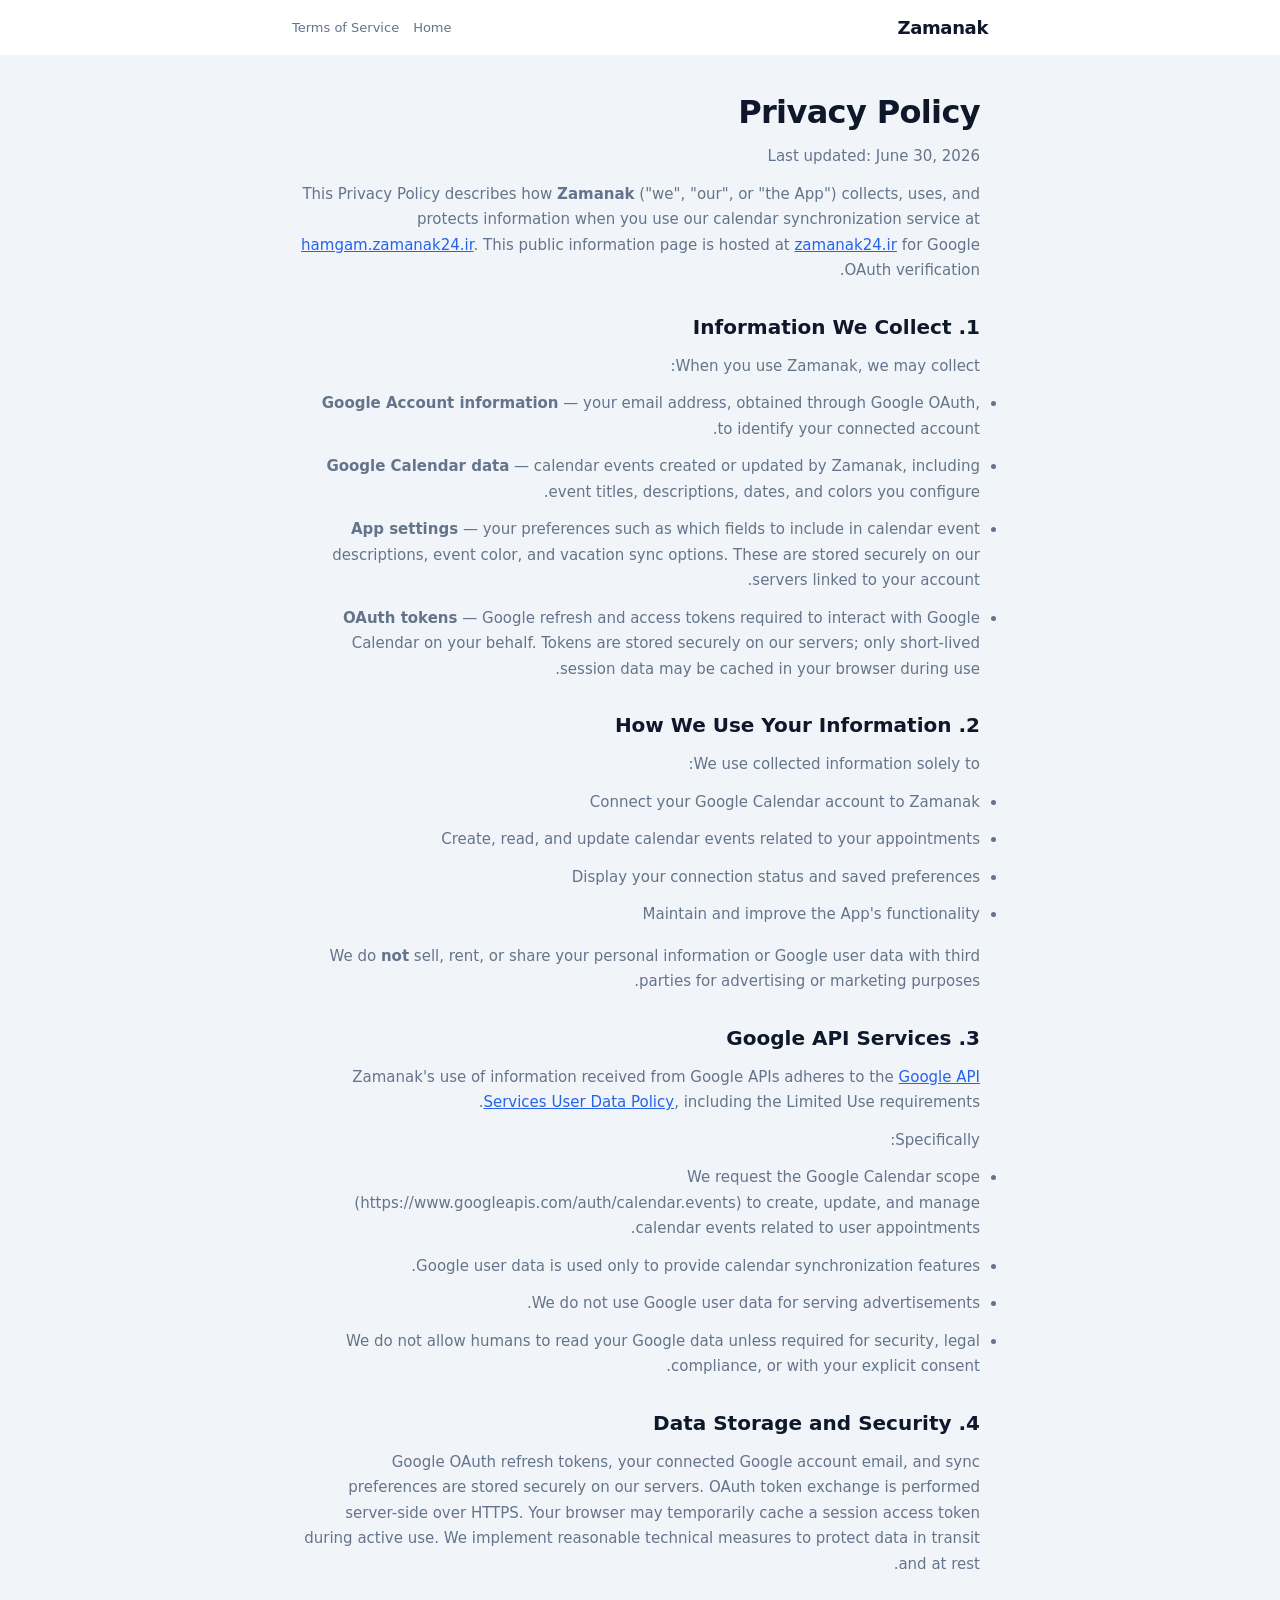
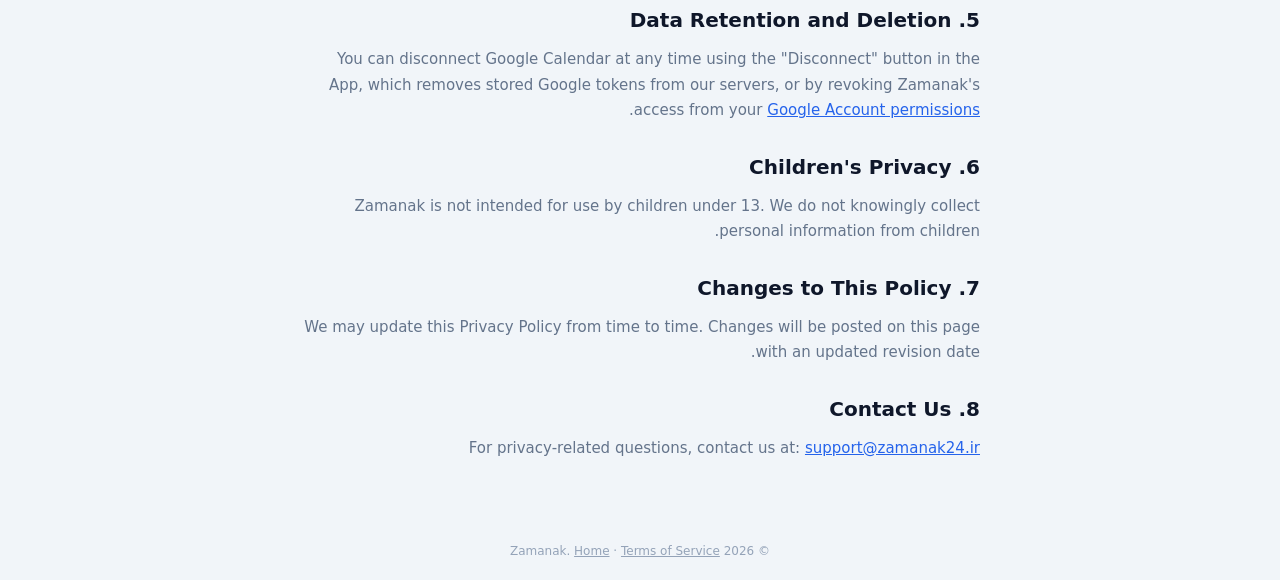
<file: public-landing/privacy-policy.html>
<!DOCTYPE html>
<html lang="en" dir="ltr">

<head>
    <meta charset="UTF-8">
    <meta name="viewport" content="width=device-width, initial-scale=1.0">
    <meta name="description" content="Zamanak Privacy Policy — how we collect, use, and protect your data including Google Calendar information.">
    <title>Privacy Policy — Zamanak</title>
    <link rel="stylesheet" href="legal-base.css">
    <link rel="stylesheet" href="legal.css">
    <link href="https://fonts.paziresh24.com/iran-sans-x.css" rel="stylesheet">
</head>

<body class="legal-page">

    <header class="site-header">
        <div class="site-header__inner">
            <a href="/" class="site-brand">
                <span class="site-brand__name">Zamanak</span>
            </a>
            <nav class="site-nav">
                <a href="/">Home</a>
                <a href="terms-of-service.html">Terms of Service</a>
            </nav>
        </div>
    </header>

    <main class="legal-content">
        <h1>Privacy Policy</h1>
        <p class="legal-meta">Last updated: June 30, 2026</p>

        <p>
            This Privacy Policy describes how <strong>Zamanak</strong> ("we", "our", or "the App")
            collects, uses, and protects information when you use our calendar synchronization service
            at <a href="https://hamgam.zamanak24.ir/">hamgam.zamanak24.ir</a>.
            This public information page is hosted at <a href="https://zamanak24.ir">zamanak24.ir</a> for Google OAuth verification.
        </p>

        <h2>1. Information We Collect</h2>
        <p>When you use Zamanak, we may collect:</p>
        <ul>
            <li><strong>Google Account information</strong> — your email address, obtained through Google OAuth, to identify your connected account.</li>
            <li><strong>Google Calendar data</strong> — calendar events created or updated by Zamanak, including event titles, descriptions, dates, and colors you configure.</li>
            <li><strong>App settings</strong> — your preferences such as which fields to include in calendar event descriptions, event color, and vacation sync options. These are stored securely on our servers linked to your account.</li>
            <li><strong>OAuth tokens</strong> — Google refresh and access tokens required to interact with Google Calendar on your behalf. Tokens are stored securely on our servers; only short-lived session data may be cached in your browser during use.</li>
        </ul>

        <h2>2. How We Use Your Information</h2>
        <p>We use collected information solely to:</p>
        <ul>
            <li>Connect your Google Calendar account to Zamanak</li>
            <li>Create, read, and update calendar events related to your appointments</li>
            <li>Display your connection status and saved preferences</li>
            <li>Maintain and improve the App's functionality</li>
        </ul>
        <p>
            We do <strong>not</strong> sell, rent, or share your personal information or Google user data
            with third parties for advertising or marketing purposes.
        </p>

        <h2>3. Google API Services</h2>
        <p>
            Zamanak's use of information received from Google APIs adheres to the
            <a href="https://developers.google.com/terms/api-services-user-data-policy" rel="noopener noreferrer">Google API Services User Data Policy</a>,
            including the Limited Use requirements.
        </p>
        <p>Specifically:</p>
        <ul>
            <li>We request the Google Calendar scope (<code>https://www.googleapis.com/auth/calendar.events</code>) to create, update, and manage calendar events related to user appointments.</li>
            <li>Google user data is used only to provide calendar synchronization features.</li>
            <li>We do not use Google user data for serving advertisements.</li>
            <li>We do not allow humans to read your Google data unless required for security, legal compliance, or with your explicit consent.</li>
        </ul>

        <h2>4. Data Storage and Security</h2>
        <p>
            Google OAuth refresh tokens, your connected Google account email, and sync preferences
            are stored securely on our servers. OAuth token exchange is performed server-side over HTTPS.
            Your browser may temporarily cache a session access token during active use.
            We implement reasonable technical measures to protect data in transit and at rest.
        </p>

        <h2>5. Data Retention and Deletion</h2>
        <p>
            You can disconnect Google Calendar at any time using the "Disconnect" button in the App,
            which removes stored Google tokens from our servers, or by revoking Zamanak's access from your
            <a href="https://myaccount.google.com/permissions" rel="noopener noreferrer">Google Account permissions</a>.
        </p>

        <h2>6. Children's Privacy</h2>
        <p>
            Zamanak is not intended for use by children under 13. We do not knowingly collect
            personal information from children.
        </p>

        <h2>7. Changes to This Policy</h2>
        <p>
            We may update this Privacy Policy from time to time. Changes will be posted on this page
            with an updated revision date.
        </p>

        <h2>8. Contact Us</h2>
        <p>
            For privacy-related questions, contact us at:
            <a href="mailto:support@zamanak24.ir">support@zamanak24.ir</a>
        </p>
    </main>

    <footer class="site-footer">
        <p>&copy; 2026 Zamanak. <a href="/">Home</a> · <a href="terms-of-service.html">Terms of Service</a></p>
    </footer>

</body>

</html>
</file>
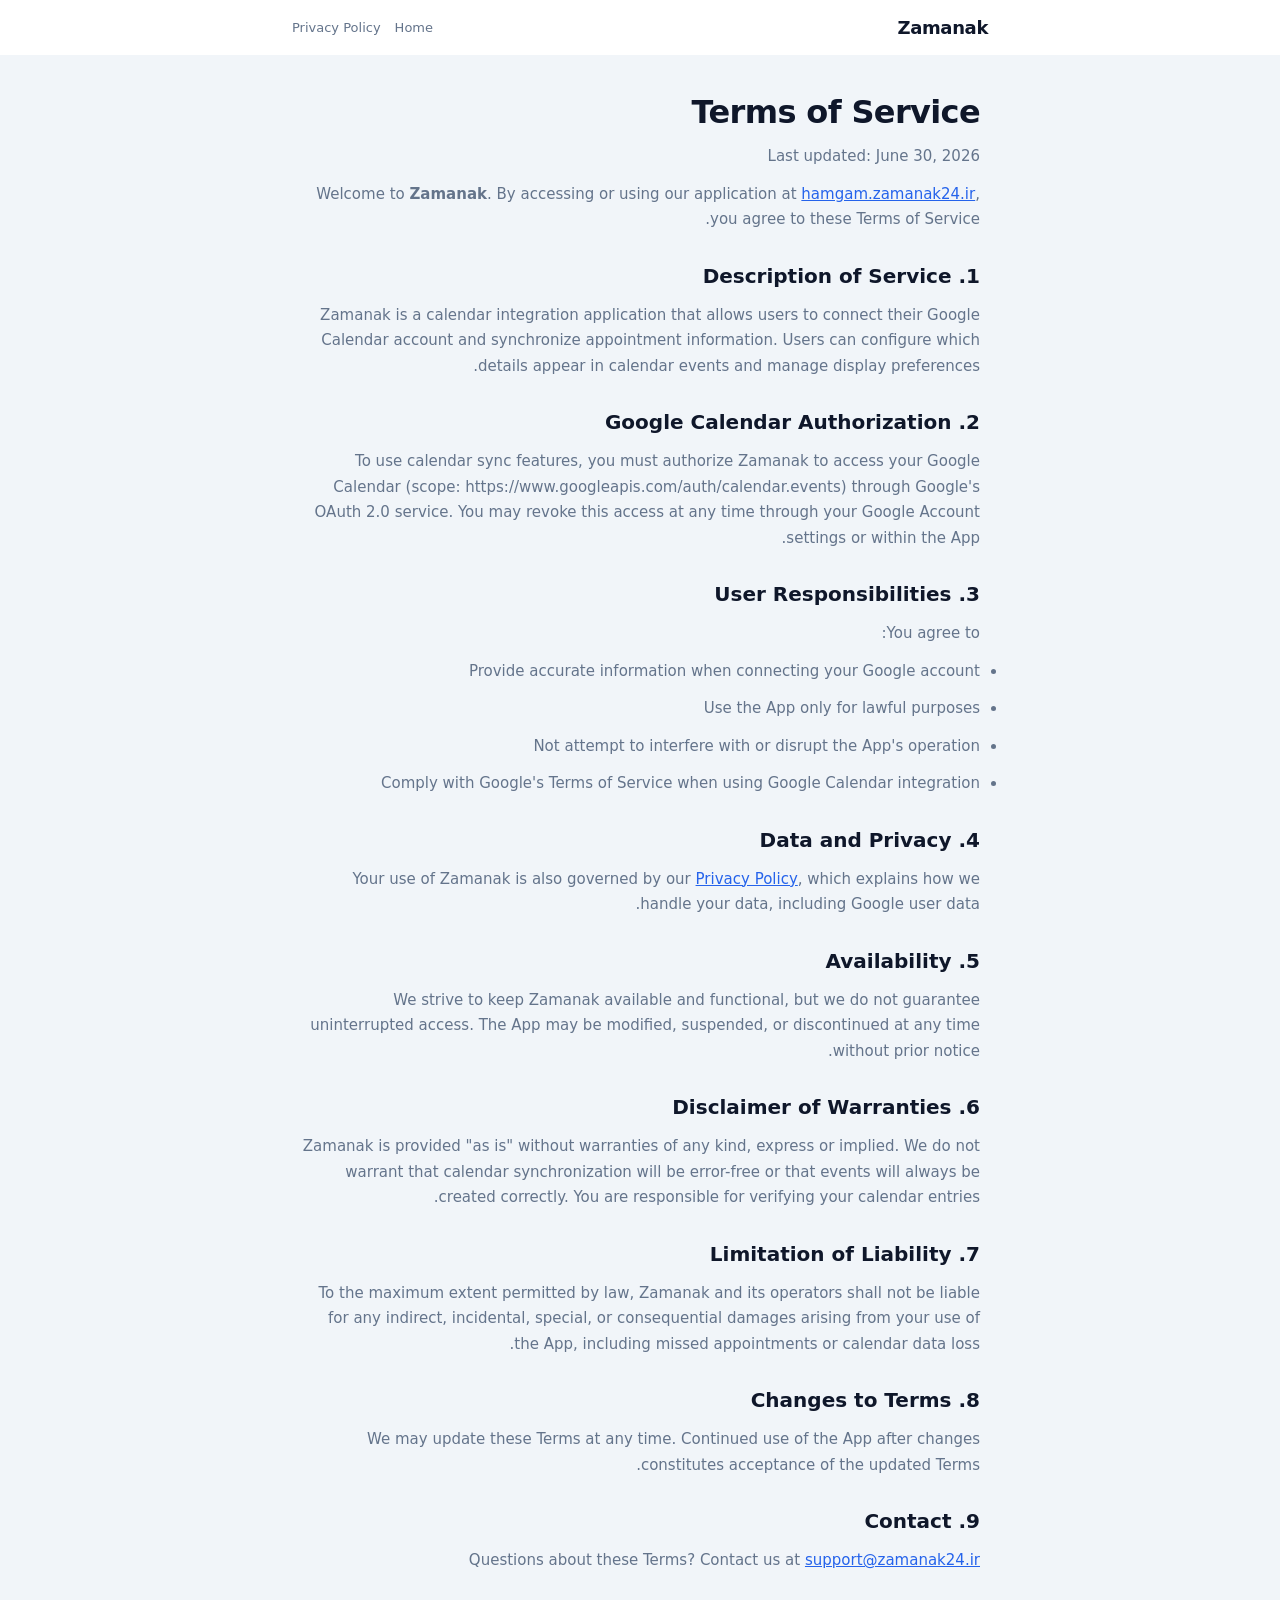
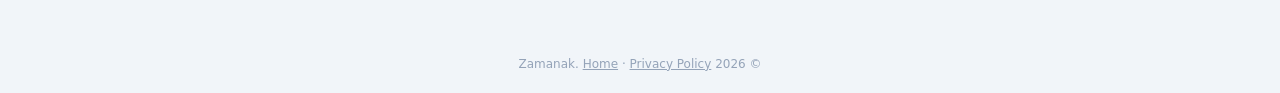
<file: public-landing/terms-of-service.html>
<!DOCTYPE html>
<html lang="en" dir="ltr">

<head>
    <meta charset="UTF-8">
    <meta name="viewport" content="width=device-width, initial-scale=1.0">
    <meta name="description" content="Zamanak Terms of Service — rules and conditions for using our Google Calendar sync application.">
    <title>Terms of Service — Zamanak</title>
    <link rel="stylesheet" href="legal-base.css">
    <link rel="stylesheet" href="legal.css">
    <link href="https://fonts.paziresh24.com/iran-sans-x.css" rel="stylesheet">
</head>

<body class="legal-page">

    <header class="site-header">
        <div class="site-header__inner">
            <a href="/" class="site-brand">
                <span class="site-brand__name">Zamanak</span>
            </a>
            <nav class="site-nav">
                <a href="/">Home</a>
                <a href="privacy-policy.html">Privacy Policy</a>
            </nav>
        </div>
    </header>

    <main class="legal-content">
        <h1>Terms of Service</h1>
        <p class="legal-meta">Last updated: June 30, 2026</p>

        <p>
            Welcome to <strong>Zamanak</strong>. By accessing or using our application at
            <a href="https://hamgam.zamanak24.ir/">hamgam.zamanak24.ir</a>,
            you agree to these Terms of Service.
        </p>

        <h2>1. Description of Service</h2>
        <p>
            Zamanak is a calendar integration application that allows users to connect their
            Google Calendar account and synchronize appointment information. Users can configure
            which details appear in calendar events and manage display preferences.
        </p>

        <h2>2. Google Calendar Authorization</h2>
        <p>
            To use calendar sync features, you must authorize Zamanak to access your Google Calendar
            (scope: <code>https://www.googleapis.com/auth/calendar.events</code>) through Google's OAuth 2.0 service.
            You may revoke this access at any time through your Google Account settings or within the App.
        </p>

        <h2>3. User Responsibilities</h2>
        <p>You agree to:</p>
        <ul>
            <li>Provide accurate information when connecting your Google account</li>
            <li>Use the App only for lawful purposes</li>
            <li>Not attempt to interfere with or disrupt the App's operation</li>
            <li>Comply with Google's Terms of Service when using Google Calendar integration</li>
        </ul>

        <h2>4. Data and Privacy</h2>
        <p>
            Your use of Zamanak is also governed by our
            <a href="privacy-policy.html">Privacy Policy</a>, which explains how we handle your data,
            including Google user data.
        </p>

        <h2>5. Availability</h2>
        <p>
            We strive to keep Zamanak available and functional, but we do not guarantee uninterrupted
            access. The App may be modified, suspended, or discontinued at any time without prior notice.
        </p>

        <h2>6. Disclaimer of Warranties</h2>
        <p>
            Zamanak is provided "as is" without warranties of any kind, express or implied.
            We do not warrant that calendar synchronization will be error-free or that events
            will always be created correctly. You are responsible for verifying your calendar entries.
        </p>

        <h2>7. Limitation of Liability</h2>
        <p>
            To the maximum extent permitted by law, Zamanak and its operators shall not be liable
            for any indirect, incidental, special, or consequential damages arising from your use
            of the App, including missed appointments or calendar data loss.
        </p>

        <h2>8. Changes to Terms</h2>
        <p>
            We may update these Terms at any time. Continued use of the App after changes constitutes
            acceptance of the updated Terms.
        </p>

        <h2>9. Contact</h2>
        <p>
            Questions about these Terms? Contact us at
            <a href="mailto:support@zamanak24.ir">support@zamanak24.ir</a>
        </p>
    </main>

    <footer class="site-footer">
        <p>&copy; 2026 Zamanak. <a href="/">Home</a> · <a href="privacy-policy.html">Privacy Policy</a></p>
    </footer>

</body>

</html>
</file>
<file: style.css>
:root {
    --blue-50: #eff6ff;
    --blue-400: #60a5fa;
    --blue-500: #3b82f6;
    --blue-600: #2563eb;
    --blue-700: #1d4ed8;
    --blue-800: #1e40af;
    --slate-50: #f8fafc;
    --slate-100: #f1f5f9;
    --slate-200: #e2e8f0;
    --slate-400: #94a3b8;
    --slate-500: #64748b;
    --slate-600: #475569;
    --slate-700: #334155;
    --slate-800: #1e293b;
    --slate-900: #0f172a;
    --radius: 13px;
    --radius-sm: 13px;
    --radius-md: 13px;
    --radius-lg: 13px;
    --radius-xl: 13px;
    --shadow-card: 0 4px 24px rgba(15, 23, 42, 0.07), 0 1px 3px rgba(15, 23, 42, 0.04);
    --ease-out: cubic-bezier(0.4, 0, 0.2, 1);
    --ease-spring: cubic-bezier(0.34, 1.56, 0.64, 1);
}

* {
    -moz-font-feature-settings: "ss02";
    -webkit-font-feature-settings: "ss02";
    font-feature-settings: "ss02";
    font-family: "iran-sans-x", sans-serif !important;
    box-sizing: border-box;
    margin: 0;
    padding: 0;
    -webkit-tap-highlight-color: transparent;
}

body {
    direction: rtl;
    background: #ffffff;
    color: var(--slate-800);
    min-height: 100vh;
    min-height: 100dvh;
    padding: 0;
}

.font-medium,
.main-tab-content.font-medium,
.main-tab-trigger.font-medium,
.gmail-row__email.font-medium {
    font-weight: 500;
    font-variation-settings: "wght" 500;
}

.font-bold,
.main-tab-trigger.font-bold,
.field-title.font-bold,
.save-btn-text.font-bold {
    font-weight: 700;
    font-variation-settings: "wght" 700;
}

.font-extrabold,
.save-btn-text.font-extrabold {
    font-weight: 800;
    font-variation-settings: "wght" 800;
}

.font-black,
.save-btn,
.save-btn .save-btn-text {
    font-weight: 630;
    font-variation-settings: "wght" 630;
}
/* ── App shell ─────────────────────────────────────────── */

.app-container {
    width: 100%;
    max-width: 440px;
    margin: 0 auto;
    min-height: 100vh;
    min-height: 100dvh;
    padding: 6px 12px 0;
    opacity: 0;
    transition: opacity 0.35s var(--ease-out);
    touch-action: pan-y;
}

.app-container.fade-in {
    opacity: 1;
}

.app-main {
    padding-bottom: calc(76px + env(safe-area-inset-bottom, 0px));
    min-height: calc(100dvh - 6px - env(safe-area-inset-top, 0px));
}

/* ── Main tab switcher ─────────────────────────────────── */

.main-tab-wrapper {
    position: relative;
    display: flex;
    align-items: center;
    isolation: isolate;
    margin-bottom: 10px;
    padding: 5px;
    border-radius: var(--radius);
    background: #eceff3;
    border: none;
}

.main-tab-pill {
    position: absolute;
    top: 5px;
    bottom: 5px;
    left: 0;
    width: 0;
    z-index: 1;
    border-radius: calc(var(--radius) - 2px);
    background: #ffffff;
    box-shadow:
        0 1px 2px rgba(15, 23, 42, 0.05),
        0 2px 6px rgba(15, 23, 42, 0.07);
    transition: left 0.32s var(--ease-out), width 0.32s var(--ease-out);
    pointer-events: none;
}

.main-tab-wrapper:active .main-tab-pill {
    transform: none;
}

.main-tab-trigger {
    flex: 1;
    position: relative;
    z-index: 2;
    display: inline-flex;
    align-items: center;
    justify-content: center;
    gap: 6px;
    flex-wrap: wrap;
    padding: 10px 12px;
    border: none;
    outline: none;
    background: none;
    font-size: 13px;
    font-weight: 550;
    font-variation-settings: "wght" 550;
    font-feature-settings: "ss02";
    font-synthesis: none;
    color: var(--slate-400);
    text-align: center;
    cursor: pointer;
    transition: color 0.22s ease;
    -webkit-tap-highlight-color: transparent;
}

.main-tab-trigger.active {
    color: var(--slate-900);
    font-weight: 550;
    font-variation-settings: "wght" 550;
}

.main-tab-trigger:focus-visible {
    outline: 2px solid var(--blue-500);
    outline-offset: 1px;
    border-radius: calc(var(--radius) - 3px);
}

.main-tab-trigger__label {
    line-height: 1.35;
}

.vacation-soon-badge {
    display: inline-flex;
    align-items: center;
    padding: 2px 8px;
    border-radius: 999px;
    font-size: 9px;
    font-weight: 700;
    color: var(--slate-500);
    background: rgba(148, 163, 184, 0.14);
    border: 1px solid rgba(148, 163, 184, 0.22);
    white-space: nowrap;
    line-height: 1.4;
    letter-spacing: 0.01em;
}

.vacation-soon-note {
    margin: 8px 10px 2px;
    padding: 8px 10px;
    border-radius: 12px;
    font-size: 11px;
    font-weight: 600;
    color: var(--slate-500);
    text-align: center;
    background: rgba(255, 255, 255, 0.72);
    border: 1px dashed rgba(148, 163, 184, 0.35);
    line-height: 1.55;
}

.vacation-section--locked {
    pointer-events: none;
    user-select: none;
}

.vacation-section--locked .settings-card--vacation {
    opacity: 0.78;
}

.vacation-section--locked .switch input:disabled + span {
    opacity: 0.55;
    cursor: not-allowed;
}

.vacation-section--locked .field,
.vacation-section--locked .vacation-sub-panel,
.vacation-section--locked .vacation-standalone-block,
.vacation-section--locked .gmail-row {
    cursor: not-allowed;
}

.main-tab-content {
    display: none;
}

.main-tab-content.active {
    display: block;
    animation: tabContentIn 0.28s var(--ease-out);
}

@keyframes tabContentIn {
    from {
        opacity: 0;
        transform: translateY(4px);
    }
    to {
        opacity: 1;
        transform: translateY(0);
    }
}

/* ── Gmail row (vacation tab) ──────────────────────────── */

.gmail-row {
    margin: 2px 3px 8px;
}

.gmail-row[hidden] {
    display: none !important;
}

.gmail-row__track {
    display: flex;
    align-items: center;
    gap: 1px;
    width: 100%;
    min-width: 0;
    height: 30px;
    padding: 0 2px 0 8px;
    border-radius: 8px;
    border: 1px solid var(--slate-200);
    background: #ffffff;
    font: inherit;
    color: inherit;
    text-align: inherit;
    cursor: pointer;
    -webkit-tap-highlight-color: transparent;
    touch-action: manipulation;
    transition:
        background 0.15s ease,
        border-color 0.15s ease,
        box-shadow 0.15s ease,
        transform 0.12s var(--ease-out);
}

.gmail-row__track:hover {
    background: var(--slate-50);
    border-color: #cbd5e1;
}

.gmail-row__track:active:not(:disabled):not(.is-loading) {
    background: #eff6ff;
    border-color: #93c5fd;
    box-shadow: inset 0 1px 2px rgba(37, 99, 235, 0.08);
    transform: scale(0.985);
}

.gmail-row__track:focus-visible {
    outline: 2px solid var(--blue-500);
    outline-offset: 2px;
}

.gmail-row__track:disabled,
.gmail-row__track.is-loading {
    opacity: 0.55;
    cursor: wait;
    transform: none;
}

.gmail-row__email {
    direction: ltr;
    unicode-bidi: plaintext;
    text-align: left;
    flex: 1;
    min-width: 0;
    padding: 0 4px;
    font-size: 11px;
    font-weight: 500;
    font-variation-settings: "wght" 500;
    font-variant-numeric: tabular-nums;
    letter-spacing: 0.03em;
    color: var(--slate-600);
    overflow: hidden;
    text-overflow: ellipsis;
    white-space: nowrap;
    line-height: 1;
}

.gmail-row__edit-icon {
    display: inline-flex;
    align-items: center;
    justify-content: center;
    flex-shrink: 0;
    width: 22px;
    height: 22px;
    border-radius: 5px;
    color: var(--slate-400);
    pointer-events: none;
    transition: color 0.15s ease;
}

.gmail-row__edit-icon svg {
    width: 10px;
    height: 10px;
}

.gmail-row__track:hover .gmail-row__edit-icon {
    color: var(--slate-600);
}

.gmail-row__track:active:not(:disabled):not(.is-loading) .gmail-row__edit-icon {
    color: var(--blue-600);
}

/* ── Personalize section ───────────────────────────────── */

.settings-section--personalize {
    margin: 0;
    padding: 0;
    border: none;
}

.google-account-line {
    display: flex;
    align-items: center;
    justify-content: space-between;
    gap: 10px;
    margin-bottom: 12px;
    padding: 9px 12px;
    border-radius: 10px;
    background: var(--slate-50);
    border: 1px solid var(--slate-200);
}

.google-account-line__label {
    flex-shrink: 0;
    font-size: 11px;
    font-weight: 600;
    color: var(--slate-500);
}

.google-account-line__email {
    min-width: 0;
    max-width: 58%;
    font-size: 11px;
    font-weight: 600;
    color: var(--slate-700);
    direction: ltr;
    unicode-bidi: plaintext;
    text-align: left;
    overflow: hidden;
    text-overflow: ellipsis;
    white-space: nowrap;
    padding: 4px 10px;
    border-radius: 999px;
    background: var(--slate-50);
    border: 1px solid var(--slate-200);
}

.google-account-line__email:not([hidden]) {
    display: inline-block;
}

.app-header {
    text-align: center;
    margin-bottom: 20px;
}

.app-logo {
    width: 44px;
    height: 44px;
    margin: 0 auto 10px;
    color: var(--blue-600);
    animation: logoFloat 3s ease-in-out infinite;
}

@keyframes logoFloat {
    0%, 100% { transform: translateY(0); }
    50% { transform: translateY(-4px); }
}

.app-header h1 {
    font-size: 20px;
    font-weight: 800;
    color: var(--slate-900);
    letter-spacing: -0.03em;
}

.app-subtitle {
    margin-top: 6px;
    font-size: 12px;
    line-height: 1.75;
    color: var(--slate-500);
    max-width: 320px;
    margin-inline: auto;
}

/* ── Sections ──────────────────────────────────────────── */

.preview-section {
    margin-top: 14px;
    padding-top: 14px;
    border-top: 1px solid var(--slate-100);
}

.preview-section + .settings-card {
    margin-top: 14px;
}

.section-heading {
    display: flex;
    align-items: center;
    justify-content: space-between;
    flex-wrap: wrap;
    gap: 8px 10px;
    margin: 0 2px 12px;
    line-height: 1.4;
}

.section-heading--preview {
    margin-bottom: 12px;
}

.section-heading--settings {
    margin-bottom: 14px;
}

.settings-section + .settings-section {
    margin-top: 28px;
    padding-top: 22px;
    border-top: 1px solid var(--slate-100);
}

.main-tab-content .settings-section {
    margin-top: 0;
    padding-top: 0;
    border-top: none;
}

.main-tab-content .settings-section + .settings-section {
    margin-top: 0;
    padding-top: 0;
    border-top: none;
}

.section-hint-badge--reverse {
    color: #5b21b6;
    background: linear-gradient(135deg, #f5f3ff 0%, #ede9fe 100%);
    border-color: #ddd6fe;
}

.section-hint-badge--reverse::before {
    background: #8b5cf6;
}

.section-heading .section-title {
    margin: 0;
    font-size: 13px;
    font-weight: 800;
    color: var(--slate-800);
    letter-spacing: -0.02em;
    line-height: 1.4;
}

.section-hint-badge {
    display: inline-flex;
    align-items: center;
    gap: 5px;
    padding: 4px 10px;
    border-radius: 999px;
    font-size: 10px;
    font-weight: 600;
    color: var(--blue-700);
    background: var(--blue-50);
    border: 1px solid #bfdbfe;
    white-space: nowrap;
    line-height: 1.4;
}

.section-hint-badge::before {
    content: "";
    width: 6px;
    height: 6px;
    border-radius: 50%;
    background: var(--blue-500);
    flex-shrink: 0;
    animation: hintPulse 2s ease-in-out infinite;
}

@keyframes hintPulse {
    0%, 100% { opacity: 1; transform: scale(1); }
    50% { opacity: 0.45; transform: scale(0.85); }
}

.section-hint {
    font-size: 11px;
    color: var(--slate-400);
    margin: 0 2px 10px 0;
    line-height: 1.65;
    display: flex;
    align-items: flex-start;
    gap: 5px;
}

.privacy-hint {
    color: var(--slate-600);
    background: linear-gradient(135deg, #f8fafc 0%, #f1f5f9 100%);
    border: 1px solid var(--slate-200);
    border-radius: 12px;
    padding: 11px 13px;
    margin-top: 18px;
    margin-bottom: 16px;
    box-shadow: 0 1px 2px rgba(15, 23, 42, 0.04);
}

.hint-icon {
    width: 14px;
    height: 14px;
    flex-shrink: 0;
    margin-top: 1px;
    color: var(--blue-500);
}

/* ── Color picker ──────────────────────────────────────── */

.color-picker-container {
    background: var(--slate-50);
    border: 1px solid var(--slate-200);
    border-radius: var(--radius-lg);
    padding: 14px 16px;
    display: flex;
    justify-content: space-between;
    align-items: center;
    gap: 12px;
    margin-bottom: 4px;
    transition: border-color 0.2s ease, box-shadow 0.2s ease;
}

.color-picker-container:focus-within {
    border-color: #bfdbfe;
    box-shadow: 0 0 0 3px rgba(59, 130, 246, 0.1);
}

.color-picker-label {
    display: flex;
    
    flex-direction: column;
    gap: 5px;
}

.color-section-title {
    font-size: 11px;
    font-weight: 700;
  
    color: var(--slate-500);
}

.color-label-badge {
    display: inline-block;

    align-items: center;
    background: #fff;
    padding: 4px 10px;
    border-radius: var(--radius-sm);
    font-size: 11px;
    font-weight: 700;
    border: 1px solid var(--slate-200);
    color: var(--slate-700);
    transition: background 0.25s ease, color 0.25s ease;
}

.color-circles {
    display: flex;
    gap: 10px;
    align-items: center;
}

.circle-opt {
    width: 26px;
    height: 26px;
    border-radius: 50%;
    cursor: pointer;
    transition: transform 0.25s var(--ease-spring), box-shadow 0.25s ease, outline 0.2s ease;
    border: 2.5px solid transparent;
    outline: none;
    position: relative;
}

.circle-opt::after {
    content: "";
    position: absolute;
    inset: -4px;
    border-radius: 50%;
    border: 2px solid transparent;
    transition: border-color 0.2s ease;
}

.circle-opt:hover {
    transform: scale(1.12);
}

.circle-opt:focus-visible {
    outline: 2px solid var(--blue-500);
    outline-offset: 3px;
}

.circle-opt.active {
    transform: scale(1.08);
    box-shadow: 0 2px 8px rgba(0, 0, 0, 0.15);
}

.circle-opt.active::after {
    border-color: var(--blue-500);
}

.circle-opt[data-color="11"] { background: #DA5234; }
.circle-opt[data-color="1"] { background: #3b82f6; }
.circle-opt[data-color="10"] { background: #489160; }
.circle-opt[data-color="9"] { background: #3f51b5; }
.circle-opt[data-color="5"] { background: #E7BA51; }

/* ── Calendar preview ──────────────────────────────────── */

.calendar-preview-box {
    background: #fff;
    border: 1px solid var(--slate-200);
    border-radius: var(--radius-md);
    padding: 12px;
    overflow: hidden;
    box-shadow: inset 0 1px 2px rgba(15, 23, 42, 0.03);
}

.google-calendar-badge {
    width: 100%;
    padding: 11px 14px;
    border-radius: var(--radius-sm);
    border: none;
    font-size: 13px;
    font-weight: 700;
    color: #fff;
    cursor: pointer;
    transition: transform 0.2s var(--ease-out), opacity 0.2s ease, box-shadow 0.25s ease;
    display: flex;
    justify-content: space-between;
    align-items: center;
    background: var(--blue-500);
    text-align: right;
    box-shadow: 0 4px 14px rgba(59, 130, 246, 0.35);
}

.google-calendar-badge:hover {
    opacity: 0.95;
    transform: translateY(-1px);
}

.google-calendar-badge:active {
    transform: scale(0.985);
}

.badge-summary {
    flex: 1;
    white-space: nowrap;
    overflow: hidden;
    text-overflow: ellipsis;
}

.badge-chevron {
    width: 8px;
    height: 8px;
    border-right: 2px solid rgba(255, 255, 255, 0.92);
    border-bottom: 2px solid rgba(255, 255, 255, 0.92);
    transform: rotate(45deg);
    transition: transform 0.3s var(--ease-out);
    margin-right: 4px;
    flex-shrink: 0;
}

.google-calendar-badge[aria-expanded="true"] .badge-chevron {
    transform: rotate(-135deg);
    margin-top: 4px;
}

.badge-details-dropdown {
    max-height: 0;
    opacity: 0;
    overflow: hidden;
    padding: 0 2px;
    transition: max-height 0.35s var(--ease-out), opacity 0.25s ease, padding 0.35s ease;
}

.badge-details-dropdown.open {
    max-height: 240px;
    opacity: 1;
    padding: 10px 2px 2px;
}

.detail-item {
    font-size: 12px;
    color: var(--slate-700);
    display: flex;
    align-items: center;
    justify-content: space-between;
    gap: 12px;
    padding: 9px 12px;
    background: #fff;
    border-radius: 10px;
    margin-bottom: 6px;
    border: 1px solid var(--slate-100);
    opacity: 0;
    transform: translateY(-6px);
    animation: fadeInItem 0.35s var(--ease-out) forwards;
}

.detail-item:last-child {
    margin-bottom: 0;
}

@keyframes fadeInItem {
    to {
        opacity: 1;
        transform: translateY(0);
    }
}

.detail-item .label {
    color: var(--slate-400);
    font-size: 11px;
    flex-shrink: 0;
}

.detail-item .value {
    color: var(--slate-900);
    font-weight: 600;
    font-size: 12px;
    text-align: left;
}

.detail-empty {
    font-size: 11px;
    color: var(--slate-400);
    font-style: italic;
    text-align: center;
    padding: 12px 8px 6px;
}

/* ── Settings fields ───────────────────────────────────── */

.settings-card {
    display: flex;
    flex-direction: column;
    gap: 10px;
    margin-top: 0;
}

.settings-section--vacation .section-heading--settings {
    margin-bottom: 12px;
    flex-wrap: wrap;
    align-items: center;
    gap: 8px 10px;
}

.synced-vacations-delete {
    margin: 10px 10px 14px;
}

.synced-vacations-delete[hidden] {
    display: none !important;
}

.synced-vacations-delete__card {
    display: flex;
    flex-direction: column;
    gap: 12px;
    padding: 14px;
    border-radius: 14px;
    background: linear-gradient(145deg, #fff5f5 0%, #ffffff 55%);
    border: 1px solid #fecaca;
    box-shadow: 0 8px 24px rgba(185, 28, 28, 0.06);
}

.synced-vacations-delete__top {
    display: flex;
    align-items: flex-start;
    gap: 12px;
}

.synced-vacations-delete__count-wrap {
    flex: 0 0 auto;
    min-width: 44px;
    height: 44px;
    padding: 0 10px;
    border-radius: 12px;
    background: #fee2e2;
    color: #b91c1c;
    display: inline-flex;
    align-items: center;
    justify-content: center;
}

.synced-vacations-delete__count {
    font-size: 18px;
    font-weight: 800;
    line-height: 1;
    font-variant-numeric: tabular-nums;
}

.synced-vacations-delete__copy {
    min-width: 0;
    flex: 1;
}

.synced-vacations-delete__title {
    margin: 0 0 4px;
    font-size: 13px;
    font-weight: 700;
    color: #7f1d1d;
}

.synced-vacations-delete__hint {
    margin: 0;
    font-size: 11.5px;
    line-height: 1.65;
    color: #9f1239;
}

.synced-vacations-delete__btn {
    display: inline-flex;
    align-items: center;
    justify-content: center;
    gap: 8px;
    width: 100%;
    min-height: 42px;
    padding: 0 16px;
    border: none;
    border-radius: 12px;
    background: linear-gradient(180deg, #ef4444 0%, #dc2626 100%);
    color: #fff;
    font-size: 13px;
    font-weight: 700;
    cursor: pointer;
    transition: transform 0.15s ease, opacity 0.15s ease, box-shadow 0.15s ease;
    box-shadow: 0 8px 18px rgba(220, 38, 38, 0.22);
}

.synced-vacations-delete__btn:hover:not(:disabled) {
    transform: translateY(-1px);
    box-shadow: 0 10px 22px rgba(220, 38, 38, 0.28);
}

.synced-vacations-delete__btn:active:not(:disabled) {
    transform: translateY(0);
}

.synced-vacations-delete__btn:disabled,
.synced-vacations-delete__btn.is-loading {
    cursor: wait;
    opacity: 0.78;
    transform: none;
}

.synced-vacations-delete__btn-spinner {
    display: none;
    width: 16px;
    height: 16px;
    border: 2px solid rgba(255, 255, 255, 0.35);
    border-top-color: #fff;
    border-radius: 50%;
    animation: spin 0.7s linear infinite;
}

.synced-vacations-delete__btn[aria-busy="true"] .synced-vacations-delete__btn-text {
    opacity: 0.88;
}

.synced-vacations-delete__btn[aria-busy="true"] .synced-vacations-delete__btn-spinner {
    display: inline-block;
}

.synced-vacations-delete--reset .synced-vacations-delete__card {
    background: linear-gradient(145deg, #f8fafc 0%, #ffffff 55%);
    border-color: #cbd5e1;
    box-shadow: 0 8px 24px rgba(15, 23, 42, 0.04);
}

.synced-vacations-delete--reset .synced-vacations-delete__count-wrap {
    background: #e2e8f0;
    color: #334155;
}

.synced-vacations-delete--reset .synced-vacations-delete__title {
    color: #1e293b;
}

.synced-vacations-delete--reset .synced-vacations-delete__hint {
    color: #64748b;
}

.synced-vacations-delete--reset .synced-vacations-delete__btn {
    background: linear-gradient(180deg, #64748b 0%, #475569 100%);
    box-shadow: 0 8px 18px rgba(71, 85, 105, 0.18);
}

.vacation-backfill-action {
    margin: 8px 0 12px;
    padding-inline: 28px 2px;
}

.vacation-standalone-block {
    display: flex;
    flex-direction: column;
    margin-top: 2px;
}

.vacation-sync-undo {
    display: flex;
    align-items: center;
    justify-content: space-between;
    gap: 14px;
    margin: 4px 8px 0;
    padding: 12px 14px;
    border-radius: 13px;
    background: linear-gradient(160deg, #ffffff 0%, #fff8f8 100%);
    border: 1px solid #fecaca;
    box-shadow: 0 1px 3px rgba(185, 28, 28, 0.05);
}

.vacation-sync-undo[hidden] {
    display: none !important;
}

.vacation-sync-undo--reset {
    border-color: #ddd6fe;
    background: linear-gradient(160deg, #ffffff 0%, #faf8ff 100%);
    box-shadow: 0 1px 3px rgba(109, 40, 217, 0.05);
}

.vacation-sync-undo__copy {
    flex: 1;
    min-width: 0;
    display: flex;
    flex-direction: column;
    gap: 3px;
    padding: 1px 0;
}

.vacation-sync-undo__title {
    font-size: 11.5px;
    font-weight: 700;
    line-height: 1.6;
    color: #7f1d1d;
}

.vacation-sync-undo--reset .vacation-sync-undo__title {
    color: #5b21b6;
}

.vacation-sync-undo__meta {
    font-size: 10px;
    line-height: 1.55;
    color: #9f1239;
    font-weight: 600;
}

.vacation-sync-undo--reset .vacation-sync-undo__meta {
    color: #6d28d9;
}

.vacation-sync-undo__meta[hidden] {
    display: none !important;
}

.vacation-sync-undo__hint {
    margin: 0;
    flex: 1;
    min-width: 0;
    font-size: 11px;
    line-height: 1.65;
    color: var(--slate-600);
    text-align: justify;
    text-align-last: right;
}

.vacation-sync-undo--reset .vacation-sync-undo__hint {
    color: #6d28d9;
}

.vacation-sync-undo__btn {
    flex-shrink: 0;
    display: inline-flex;
    align-items: center;
    justify-content: center;
    gap: 7px;
    min-width: 96px;
    min-height: 36px;
    padding: 8px 16px;
    border: 1px solid rgba(252, 165, 165, 0.8);
    border-radius: 10px;
    background: linear-gradient(180deg, #ffffff 0%, #fff1f2 100%);
    color: #b91c1c;
    font-size: 11px;
    font-weight: 700;
    line-height: 1.35;
    letter-spacing: 0.01em;
    cursor: pointer;
    box-shadow:
        0 1px 2px rgba(185, 28, 28, 0.06),
        inset 0 1px 0 rgba(255, 255, 255, 0.95);
    transition:
        transform 0.2s var(--ease-out),
        background 0.2s ease,
        border-color 0.2s ease,
        box-shadow 0.2s ease,
        color 0.2s ease,
        opacity 0.15s ease;
    -webkit-tap-highlight-color: transparent;
    touch-action: manipulation;
}

.vacation-sync-undo--reset .vacation-sync-undo__btn {
    min-width: 108px;
    border-color: rgba(167, 139, 250, 0.85);
    background: linear-gradient(180deg, #ffffff 0%, #f5f3ff 100%);
    color: #6d28d9;
    box-shadow:
        0 1px 2px rgba(109, 40, 217, 0.06),
        inset 0 1px 0 rgba(255, 255, 255, 0.95);
}

.vacation-sync-undo__btn:hover:not(:disabled) {
    background: linear-gradient(180deg, #fff5f5 0%, #fee2e2 100%);
    border-color: #f87171;
    color: #991b1b;
    transform: translateY(-1px);
    box-shadow:
        0 4px 14px rgba(220, 38, 38, 0.14),
        inset 0 1px 0 rgba(255, 255, 255, 0.9);
}

.vacation-sync-undo--reset .vacation-sync-undo__btn:hover:not(:disabled) {
    background: linear-gradient(180deg, #f5f3ff 0%, #ede9fe 100%);
    border-color: #8b5cf6;
    color: #5b21b6;
    box-shadow:
        0 4px 14px rgba(124, 58, 237, 0.14),
        inset 0 1px 0 rgba(255, 255, 255, 0.9);
}

.vacation-sync-undo__btn:active:not(:disabled) {
    transform: translateY(0);
    box-shadow: inset 0 1px 2px rgba(15, 23, 42, 0.06);
}

.vacation-sync-undo__btn:focus-visible {
    outline: 2px solid #fca5a5;
    outline-offset: 2px;
}

.vacation-sync-undo--reset .vacation-sync-undo__btn:focus-visible {
    outline-color: #c4b5fd;
}

.vacation-sync-undo__btn:disabled:not(.is-loading):not([aria-busy="true"]) {
    opacity: 0.68;
    cursor: wait;
    transform: none;
}

.vacation-sync-undo__btn.is-loading,
.vacation-sync-undo__btn[aria-busy="true"] {
    opacity: 0.92;
    cursor: wait;
    transform: none;
    pointer-events: none;
}

.vacation-sync-undo__btn-text {
    white-space: nowrap;
}

.vacation-sync-undo__btn-spinner {
    display: none;
    width: 14px;
    height: 14px;
    flex-shrink: 0;
    border: 2px solid rgba(185, 28, 28, 0.22);
    border-top-color: #b91c1c;
    border-radius: 50%;
    animation: btnSpin 0.7s linear infinite;
}

.vacation-sync-undo--reset .vacation-sync-undo__btn-spinner {
    border-color: rgba(109, 40, 217, 0.22);
    border-top-color: #6d28d9;
}

.vacation-sync-undo__btn.is-loading .vacation-sync-undo__btn-text,
.vacation-sync-undo__btn[aria-busy="true"] .vacation-sync-undo__btn-text {
    display: none;
}

.vacation-sync-undo__btn.is-loading .vacation-sync-undo__btn-spinner,
.vacation-sync-undo__btn[aria-busy="true"] .vacation-sync-undo__btn-spinner {
    display: block;
}

@media (max-width: 380px) {
    .vacation-sync-undo {
        flex-direction: column;
        align-items: stretch;
        gap: 10px;
        padding: 12px;
    }

    .vacation-sync-undo__btn {
        width: 100%;
        min-height: 38px;
        padding: 9px 16px;
    }
}

.vacation-sub-options-block--inactive .vacation-sync-undo {
    opacity: 1;
    pointer-events: auto;
}

.sync-backfill-action {
    display: flex;
    flex-direction: column;
    align-items: stretch;
    gap: 10px;
    margin: 4px 8px 10px;
    padding: 12px 14px;
    border-radius: 13px;
    background: linear-gradient(160deg, #ffffff 0%, #f8fbff 100%);
    border: 1px solid #bfdbfe;
    box-shadow: 0 1px 3px rgba(59, 130, 246, 0.05);
}

.sync-backfill-action[hidden] {
    display: none !important;
}

.sync-backfill-action__copy {
    flex: 1;
    min-width: 0;
    display: flex;
    flex-direction: column;
    gap: 3px;
    padding: 1px 0;
}

.sync-backfill-action__title {
    font-size: 11.5px;
    font-weight: 700;
    line-height: 1.6;
    color: #1e3a8a;
}

.sync-backfill-action__desc {
    font-size: 10px;
    line-height: 1.55;
    color: #64748b;
    font-weight: 500;
    text-align: justify;
    text-align-last: right;
}

.sync-backfill-action.is-pending .sync-backfill-action__title {
    color: var(--slate-700);
}

.sync-backfill-action.is-pending .sync-backfill-action__desc {
    color: var(--slate-400);
}

.sync-backfill-action.is-pending:not(.is-success-card) {
    border-color: #dbeafe;
}

.sync-backfill-action__btn {
    --backfill-fill: 0%;
    position: relative;
    display: inline-flex;
    align-items: center;
    justify-content: center;
    gap: 6px;
    width: 100%;
    min-height: 38px;
    padding: 9px 16px;
    border: 1px solid #4a7fd6;
    border-radius: 10px;
    background: #4a7fd6;
    color: #ffffff;
    font-family: inherit;
    font-size: 11px;
    font-weight: 700;
    line-height: 1.35;
    letter-spacing: 0.01em;
    cursor: pointer;
    overflow: hidden;
    isolation: isolate;
    box-shadow: 0 1px 3px rgba(59, 99, 170, 0.18);
    transition:
        background 0.25s ease,
        border-color 0.25s ease,
        box-shadow 0.25s ease,
        color 0.25s ease,
        transform 0.2s var(--ease-out),
        opacity 0.15s ease;
    -webkit-tap-highlight-color: transparent;
    touch-action: manipulation;
}

.sync-backfill-action__btn-fill {
    position: absolute;
    top: 0;
    bottom: 0;
    left: 0;
    right: auto;
    width: var(--backfill-fill);
    background: #4a7fd6;
    opacity: 0;
    z-index: 0;
    border-radius: 9px;
    transition: width 0.65s var(--ease-out);
}

.sync-backfill-action__btn-content {
    position: relative;
    z-index: 1;
    display: inline-flex;
    align-items: center;
    justify-content: center;
    gap: 5px;
    width: 100%;
}

.sync-backfill-action__btn-done {
    position: relative;
    z-index: 1;
    display: none;
    align-items: center;
    justify-content: center;
    width: 14px;
    height: 14px;
    color: #ffffff;
}

.sync-backfill-action__btn-done svg {
    width: 14px;
    height: 14px;
}

.sync-backfill-action__btn.is-loading,
.sync-backfill-action__btn.is-running {
    background: #f1f5f9;
    border-color: #e2e8f0;
    color: #475569;
    cursor: wait;
    transform: none;
    pointer-events: none;
    box-shadow: none;
}

.sync-backfill-action__btn.is-loading .sync-backfill-action__btn-fill,
.sync-backfill-action__btn.is-running .sync-backfill-action__btn-fill,
.sync-backfill-action__btn.is-success .sync-backfill-action__btn-fill {
    opacity: 1;
}

.sync-backfill-action__btn.is-fill-deep {
    color: #ffffff;
}

.sync-backfill-action__btn.is-fill-deep .sync-backfill-action__btn-pct {
    color: rgba(255, 255, 255, 0.82);
}

.sync-backfill-action__btn.is-success {
    background: #ecfdf5;
    border-color: #a7f3d0;
    color: #047857;
    pointer-events: none;
    box-shadow: none;
}

.sync-backfill-action__btn.is-success .sync-backfill-action__btn-fill {
    width: 100%;
    background: #10b981;
}

.sync-backfill-action__btn.is-success .sync-backfill-action__btn-done {
    display: inline-flex;
    animation: backfillSuccessIn 0.32s var(--ease-out);
}

.sync-backfill-action__btn.is-success .sync-backfill-action__btn-text {
    color: #ffffff;
}

@keyframes backfillSuccessIn {
    from {
        opacity: 0;
        transform: scale(0.85);
    }
    to {
        opacity: 1;
        transform: scale(1);
    }
}

.sync-backfill-action__btn:hover:not(:disabled):not(.is-loading):not(.is-running):not(.is-success):not([aria-busy="true"]) {
    background: #3f72c8;
    border-color: #3f72c8;
    color: #ffffff;
    transform: translateY(-1px);
    box-shadow: 0 2px 6px rgba(59, 99, 170, 0.22);
}

.sync-backfill-action__btn:active:not(:disabled):not(.is-loading):not(.is-running):not(.is-success):not([aria-busy="true"]) {
    background: #3868b8;
    border-color: #3868b8;
    box-shadow: none;
}

.sync-backfill-action__btn:focus-visible {
    outline: 2px solid #93c5fd;
    outline-offset: 2px;
}

.sync-backfill-action__btn:disabled:not(.is-loading):not(.is-running):not(.is-success):not([aria-busy="true"]) {
    opacity: 0.68;
    cursor: wait;
    transform: none;
}

.sync-backfill-action__btn-text {
    white-space: nowrap;
}

.sync-backfill-action__btn-pct {
    font-size: 10px;
    font-weight: 600;
    font-variant-numeric: tabular-nums;
    color: #94a3b8;
    letter-spacing: 0.01em;
}

.sync-backfill-action__btn-pct::before {
    content: "·";
    margin-inline: 4px;
    opacity: 0.65;
}

.sync-backfill-action__btn-pct[hidden] {
    display: none !important;
}

.vacation-sub-options-block--inactive .sync-backfill-action {
    opacity: 0.52;
    pointer-events: none;
}

.import-future-reenable {
    display: flex;
    align-items: center;
    justify-content: space-between;
    gap: 10px;
    margin: 6px 0 10px;
    padding: 10px 12px;
    border-radius: 12px;
    background: rgba(255, 255, 255, 0.88);
    border: 1px dashed #c4b5fd;
}

.import-future-reenable[hidden] {
    display: none !important;
}

.import-future-reenable__hint {
    margin: 0;
    flex: 1;
    font-size: 11px;
    line-height: 1.65;
    color: var(--slate-600);
    text-align: justify;
    text-align-last: right;
}

.import-future-reenable__btn {
    flex-shrink: 0;
    display: inline-flex;
    align-items: center;
    justify-content: center;
    min-width: 108px;
    height: 34px;
    padding: 0 12px;
    border: none;
    border-radius: 999px;
    background: linear-gradient(135deg, #8b5cf6 0%, #7c3aed 100%);
    color: #fff;
    font-size: 10px;
    font-weight: 800;
    cursor: pointer;
    box-shadow: 0 4px 12px rgba(124, 58, 237, 0.18);
    transition: transform 0.15s ease, opacity 0.15s ease;
}

.import-future-reenable__btn:hover:not(:disabled) {
    transform: translateY(-1px);
}

.import-future-reenable__btn:disabled {
    opacity: 0.68;
    cursor: wait;
}

.import-future-reenable__btn-spinner {
    display: none;
    width: 12px;
    height: 12px;
    border: 2px solid rgba(255, 255, 255, 0.35);
    border-top-color: #fff;
    border-radius: 50%;
    animation: btnSpin 0.7s linear infinite;
}

.import-future-reenable__btn.is-loading .import-future-reenable__btn-text,
.import-future-reenable__btn[aria-busy="true"] .import-future-reenable__btn-text {
    display: none;
}

.import-future-reenable__btn.is-loading .import-future-reenable__btn-spinner,
.import-future-reenable__btn[aria-busy="true"] .import-future-reenable__btn-spinner {
    display: inline-block;
}

.vacation-backfill-action[hidden] {
    display: none !important;
}

.vacation-intro {
    padding-right: 3px;
    text-align: justify;
    font-size: 12px;
    color: #494f56;
    margin: 0 2px 14px 0;
    line-height: 1.7;
}

.settings-section--vacation .settings-card--vacation {
    margin-top: 0;
}

.settings-card--vacation {
    background: linear-gradient(160deg, var(--blue-50) 0%, #f8fafc 100%);
    border: 1px solid #dbeafe;
    border-radius: var(--radius);
    padding: 3px;
    gap: 0;
}

.settings-card--vacation .field {
    background: transparent;
    border-color: transparent;
}

.settings-card--vacation .field:hover {
    background: rgba(255, 255, 255, 0.65);
    border-color: #dbeafe;
}

.settings-card--vacation .field.row {
    align-items: center;
}

.settings-card--vacation .switch {
    margin-top: 2px;
}

.vacation-sub-panel {
    margin: 6px 2px 2px;
    padding: 0 8px;
    max-height: 0;
    opacity: 0;
    overflow: hidden;
    transition:
        max-height 0.35s var(--ease-out),
        opacity 0.3s ease,
        padding 0.35s ease,
        margin 0.35s ease;
}

.vacation-sub-panel.open {
    max-height: 2400px;
    opacity: 1;
    padding: 10px 8px 6px;
    margin: 8px 2px 4px;
}

.vacation-sub-panel:not(.open) .vacation-sub-option,
.vacation-sub-panel:not(.open) .vacation-sub-divider,
.vacation-sub-panel:not(.open) .vacation-sub-group-title,
.vacation-sub-panel:not(.open) .vacation-conflict,
.vacation-sub-panel:not(.open) .vacation-centers-section,
.vacation-sub-panel:not(.open) .sync-backfill-action {
    pointer-events: none;
}

.vacation-centers-section {
    margin-bottom: 10px;
    padding: 13px 13px 11px;
    border-radius: 14px;
    background: #ffffff;
    border: 1px solid #dbeafe;
    box-shadow:
        0 1px 2px rgba(59, 130, 246, 0.04),
        0 4px 18px rgba(15, 23, 42, 0.04);
}

.vacation-centers-header {
    margin-bottom: 10px;
}

.vacation-centers-heading {
    display: flex;
    align-items: center;
    gap: 8px;
    margin-bottom: 4px;
}

.vacation-centers-title {
    margin: 0;
    flex: 1;
    min-width: 0;
    font-size: 12px;
    font-weight: 700;
    color: var(--slate-900);
    line-height: 1.5;
}

.vacation-centers-refresh-btn {
    display: inline-flex;
    align-items: center;
    justify-content: center;
    flex-shrink: 0;
    width: 28px;
    height: 28px;
    padding: 0;
    border: 1px solid #e2e8f0;
    border-radius: 8px;
    background: #ffffff;
    color: var(--slate-500);
    cursor: pointer;
    transition:
        background 0.18s ease,
        border-color 0.18s ease,
        color 0.18s ease,
        transform 0.15s ease;
}

.vacation-centers-refresh-btn svg {
    width: 13px;
    height: 13px;
}

.vacation-centers-refresh-btn:hover:not(:disabled) {
    background: #f8fafc;
    border-color: #cbd5e1;
    color: var(--blue-600);
}

.vacation-centers-refresh-btn:active:not(:disabled) {
    transform: scale(0.96);
}

.vacation-centers-refresh-btn:focus-visible {
    outline: 2px solid #93c5fd;
    outline-offset: 2px;
}

.vacation-centers-refresh-btn.is-loading svg {
    animation: vacation-centers-spin 0.7s linear infinite;
}

.vacation-centers-refresh-btn:disabled {
    opacity: 0.55;
    cursor: wait;
}

.vacation-centers-hint {
    margin: 0;
    font-size: 10px;
    line-height: 1.6;
    color: var(--slate-500);
    text-align: right;
}

.vacation-centers-body {
    display: flex;
    flex-direction: column;
    gap: 8px;
}

.vacation-centers-status[hidden],
.vacation-centers-list[hidden] {
    display: none !important;
}

.vacation-centers-status:not([hidden]) {
    display: flex;
    align-items: center;
    gap: 8px;
}

.vacation-centers-list:not([hidden]) {
    display: flex;
    flex-direction: column;
    gap: 6px;
    padding: 6px;
    border-radius: 12px;
    background: #f1f5f9;
    border: 1px solid #e8edf3;
}

.vacation-centers-detail {
    display: flex;
    flex-direction: column;
    gap: 6px;
    max-height: 1200px;
    opacity: 1;
    overflow: hidden;
    transition:
        max-height 0.32s var(--ease-out),
        opacity 0.22s ease,
        margin 0.28s ease;
}

.vacation-centers-detail.is-collapsed {
    max-height: 0;
    opacity: 0;
    margin-top: -4px;
    pointer-events: none;
}

.vacation-centers-collapsed-summary {
    display: flex;
    align-items: center;
    gap: 8px;
    padding: 8px 12px;
    border-radius: 10px;
    font-size: 10px;
    font-weight: 700;
    color: var(--blue-700);
    background: #eff6ff;
    border: 1px solid #bfdbfe;
    animation: vacation-centers-summary-in 0.28s var(--ease-out);
}

.vacation-centers-collapsed-icon {
    display: inline-flex;
    align-items: center;
    justify-content: center;
    width: 18px;
    height: 18px;
    border-radius: 999px;
    background: var(--blue-600);
    color: #fff;
    flex-shrink: 0;
}

.vacation-centers-collapsed-icon svg {
    width: 10px;
    height: 10px;
}

@keyframes vacation-centers-summary-in {
    from {
        opacity: 0;
        transform: translateY(-3px);
    }
    to {
        opacity: 1;
        transform: translateY(0);
    }
}

.vacation-centers-validation {
    display: flex;
    align-items: center;
    gap: 8px;
    padding: 9px 12px;
    border-radius: 10px;
    font-size: 10px;
    font-weight: 700;
    color: #b91c1c;
    background: #fef2f2;
    border: 1px solid #fecaca;
    animation: vacation-centers-summary-in 0.24s var(--ease-out);
}

.vacation-centers-validation[hidden] {
    display: none !important;
}

.vacation-centers-validation svg {
    width: 14px;
    height: 14px;
    flex-shrink: 0;
}

.vacation-centers-section.has-validation-error {
    border-color: #fca5a5;
    box-shadow: 0 0 0 3px rgba(248, 113, 113, 0.1);
}

.vacation-centers-section.field-pulse {
    animation: vacation-centers-pulse 0.55s ease;
}

@keyframes vacation-centers-pulse {
    0%, 100% { box-shadow: 0 0 0 0 rgba(248, 113, 113, 0); }
    40% { box-shadow: 0 0 0 4px rgba(248, 113, 113, 0.16); }
}

.vacation-center-item {
    display: flex;
    align-items: center;
    gap: 11px;
    padding: 11px 12px;
    border-radius: 10px;
    border: 1.5px solid transparent;
    background: #ffffff;
    cursor: pointer;
    box-shadow: 0 1px 2px rgba(15, 23, 42, 0.04);
    transition:
        border-color 0.18s ease,
        background 0.18s ease,
        box-shadow 0.18s ease;
    -webkit-tap-highlight-color: transparent;
}

.vacation-center-item:hover {
    border-color: #cbd5e1;
    box-shadow: 0 2px 6px rgba(15, 23, 42, 0.05);
}

.vacation-center-item.is-selected {
    border-color: #3b82f6;
    background: #ffffff;
    box-shadow:
        0 0 0 1px rgba(59, 130, 246, 0.14),
        0 3px 10px rgba(37, 99, 235, 0.1);
}

.vacation-center-item--all {
    border-color: #bfdbfe;
    background: linear-gradient(160deg, #f8fbff 0%, #ffffff 100%);
    margin-bottom: 2px;
}

.vacation-center-item--all:hover {
    border-color: #93c5fd;
}

.vacation-center-item--all.is-selected {
    border-color: #2563eb;
    background: linear-gradient(160deg, #eff6ff 0%, #ffffff 100%);
    box-shadow:
        0 0 0 1px rgba(37, 99, 235, 0.16),
        0 4px 12px rgba(37, 99, 235, 0.12);
}

.vacation-center-item-body {
    display: flex;
    flex-direction: column;
    gap: 2px;
    min-width: 0;
    flex: 1;
}

.vacation-center-item-title {
    font-size: 12px;
    font-weight: 600;
    color: var(--slate-800);
    line-height: 1.5;
}

.vacation-center-item.is-selected .vacation-center-item-title {
    font-weight: 700;
    color: var(--blue-800);
}

.vacation-center-item-hint {
    font-size: 10px;
    font-weight: 500;
    color: var(--slate-500);
    line-height: 1.45;
}

.vacation-center-item.is-selected .vacation-center-item-hint {
    color: var(--blue-600);
}

.vacation-center-badge {
    display: inline-flex;
    align-items: center;
    margin-inline-start: 6px;
    padding: 2px 7px;
    border-radius: 999px;
    font-size: 9px;
    font-weight: 700;
    color: #ffffff;
    background: var(--blue-600);
    vertical-align: middle;
}

.vacation-center-item .vacation-check {
    width: 20px;
    height: 20px;
    margin-top: 0;
    border-radius: 50%;
    border: 2px solid #cbd5e1;
    background: #ffffff;
    box-shadow: none;
    transform: none;
    transition:
        border-color 0.18s ease,
        background 0.18s ease,
        box-shadow 0.18s ease;
}

.vacation-center-item:hover .vacation-check {
    border-color: #94a3b8;
    box-shadow: none;
    transform: none;
}

.vacation-center-item .vacation-center-input:checked + .vacation-check {
    border-color: #2563eb;
    background: #2563eb;
    box-shadow: 0 2px 6px rgba(37, 99, 235, 0.28);
    transform: none;
}

.vacation-center-item .vacation-check svg {
    width: 11px;
    height: 11px;
}

.vacation-centers-status {
    padding: 10px 12px;
    border-radius: 10px;
    font-size: 11px;
    line-height: 1.6;
}

.vacation-centers-status--loading {
    color: var(--slate-600);
    background: #ffffff;
    border: 1px solid #e8edf3;
}

.vacation-centers-status--error {
    color: #b91c1c;
    background: #fef2f2;
    border: 1px solid #fecaca;
}

.vacation-centers-status--empty {
    color: var(--slate-500);
    background: #ffffff;
    border: 1px dashed #cbd5e1;
}

.vacation-centers-spinner {
    width: 14px;
    height: 14px;
    border: 2px solid #dbeafe;
    border-top-color: var(--blue-600);
    border-radius: 50%;
    animation: vacation-centers-spin 0.7s linear infinite;
    flex-shrink: 0;
}

@keyframes vacation-centers-spin {
    to { transform: rotate(360deg); }
}

.vacation-sub-options-block {
    transition:
        opacity 0.32s ease,
        transform 0.35s var(--ease-out),
        max-height 0.38s var(--ease-out);
    transform-origin: top center;
    display: flex;
    flex-direction: column;
    gap: 2px;
}

.vacation-sub-options-block--inactive {
    opacity: 0.42;
    transform: translateY(6px);
    pointer-events: none;
    filter: grayscale(0.15);
}

.vacation-sub-options-hint {
    margin: 0 0 8px;
    padding: 8px 12px;
    border-radius: 10px;
    font-size: 10px;
    font-weight: 700;
    color: var(--slate-500);
    text-align: center;
    background: var(--slate-50);
    border: 1px dashed var(--slate-200);
}

.vacation-sub-options-hint[hidden] {
    display: none !important;
}

.vacation-sub-option--inactive {
    cursor: not-allowed;
}

.vacation-sub-divider--centers {
    margin-top: 4px;
}

.vacation-sub-divider {
    height: 1px;
    margin: 10px 0 8px;
    background: linear-gradient(90deg, transparent, rgba(191, 219, 254, 0.9), transparent);
}

.vacation-sub-group-title {
    font-size: 10px;
    font-weight: 800;
    color: var(--blue-700);
    margin: 0 0 8px;
    letter-spacing: 0.02em;
}

.vacation-conflict {
    margin: 0 8px 12px;
}

.vacation-conflict__title {
    margin: 0 0 4px;
    font-size: 11px;
    font-weight: 700;
    line-height: 1.55;
    color: var(--slate-900);
}

.vacation-conflict__desc {
    margin: 0 0 10px;
    font-size: 10px;
    font-weight: 500;
    line-height: 1.65;
    color: var(--slate-500);
    text-align: right;
}

.vacation-conflict-segment {
    display: flex;
    gap: 4px;
    padding: 4px;
    border-radius: 14px;
    background: #f1f5f9;
    transition: opacity 0.2s ease;
}

.vacation-conflict-segment.is-disabled {
    opacity: 0.52;
    pointer-events: none;
}

.vacation-conflict-segment__option {
    flex: 1;
    min-width: 0;
    min-height: 34px;
    padding: 7px 10px;
    border: none;
    border-radius: 11px;
    background: transparent;
    color: var(--slate-500);
    font-family: inherit;
    font-size: 10.5px;
    font-weight: 600;
    line-height: 1.45;
    text-align: center;
    cursor: pointer;
    -webkit-tap-highlight-color: transparent;
    touch-action: manipulation;
    transition:
        background 0.22s ease,
        color 0.22s ease,
        box-shadow 0.22s ease,
        transform 0.15s ease;
}

.vacation-conflict-segment__option.is-active {
    background: #ffffff;
    color: var(--slate-900);
    font-weight: 700;
    box-shadow:
        0 1px 3px rgba(15, 23, 42, 0.06),
        0 2px 8px rgba(15, 23, 42, 0.05);
}

.vacation-conflict-segment__option:hover:not(:disabled):not(.is-active) {
    color: var(--slate-700);
}

.vacation-conflict-segment__option:active:not(:disabled):not(.is-active) {
    transform: scale(0.98);
}

.vacation-conflict-segment__option:focus-visible {
    outline: 2px solid #93c5fd;
    outline-offset: 1px;
}

.vacation-conflict-segment__option:disabled {
    cursor: not-allowed;
}

.vacation-sub-options-block--inactive .vacation-conflict-segment {
    opacity: 0.52;
    pointer-events: none;
}

@media (max-width: 380px) {
    .vacation-conflict-segment__option {
        font-size: 10px;
        padding: 7px 8px;
    }
}

.vacation-sub-panel .vacation-sub-option + .vacation-sub-option {
    margin-top: 8px;
}

.vacation-sub-option--disabled {
    opacity: 0.55;
    cursor: not-allowed;
    pointer-events: none;
}

.vacation-sub-option-title .section-hint-badge {
    margin-inline-start: 6px;
    vertical-align: middle;
}

.vacation-sub-option {
    display: flex;
    align-items: flex-start;
    gap: 10px;
    padding: 12px 14px;
    border-radius: 12px;
    border: 1px solid var(--slate-200);
    background: #fff;
    cursor: pointer;
    -webkit-tap-highlight-color: transparent;
    transition:
        border-color 0.2s ease,
        background 0.2s ease,
        box-shadow 0.2s ease;
}

.vacation-sub-panel.open .vacation-sub-option:not(.vacation-sub-option--disabled) {
    padding: 13px 15px;
    border-radius: 13px;
    background: linear-gradient(160deg, #ffffff 0%, #fafcff 100%);
    box-shadow: 0 1px 3px rgba(15, 23, 42, 0.04);
    transition:
        border-color 0.22s ease,
        background 0.22s ease,
        box-shadow 0.22s ease,
        transform 0.2s var(--ease-out);
}

.vacation-sub-panel.open .vacation-sub-option:has(.vacation-sub-checkbox:checked):not(.vacation-sub-option--disabled) {
    border-color: #93c5fd;
    background: linear-gradient(145deg, #eff6ff 0%, #ffffff 58%, #f8fbff 100%);
    box-shadow:
        0 0 0 1px rgba(59, 130, 246, 0.08),
        0 5px 16px rgba(37, 99, 235, 0.09);
}

.vacation-sub-option:hover:not(.vacation-sub-option--disabled) {
    border-color: #bfdbfe;
    background: #fafbff;
}

.vacation-sub-panel.open .vacation-sub-option:hover:not(.vacation-sub-option--disabled):not(.vacation-sub-option--inactive) {
    border-color: #93c5fd;
    background: linear-gradient(160deg, #ffffff 0%, #f0f7ff 100%);
    box-shadow: 0 4px 14px rgba(37, 99, 235, 0.08);
    transform: translateY(-1px);
}

.vacation-sub-checkbox {
    display: none;
}

.vacation-check {
    position: relative;
    flex-shrink: 0;
    width: 18px;
    height: 18px;
    margin-top: 1px;
    border-radius: 6px;
    border: 1.5px solid #E5E7EB;
    background: #fff;
    transition:
        border-color 0.2s ease,
        background 0.25s ease,
        box-shadow 0.2s ease;
}

.vacation-sub-panel.open .vacation-check {
    width: 20px;
    height: 20px;
    margin-top: 0;
    border-radius: 7px;
    border-width: 1.75px;
    border-color: #d1d5db;
    background: linear-gradient(180deg, #ffffff 0%, #f9fafb 100%);
    box-shadow: inset 0 1px 1px rgba(15, 23, 42, 0.04);
    transition:
        border-color 0.22s ease,
        background 0.25s ease,
        box-shadow 0.22s ease,
        transform 0.2s var(--ease-spring);
}

.vacation-check svg {
    position: absolute;
    inset: 0;
    margin: auto;
    width: 10px;
    height: 10px;
    fill: none;
    stroke: #fff;
    stroke-width: 3;
    stroke-linecap: round;
    stroke-linejoin: round;
    stroke-dasharray: 24;
    stroke-dashoffset: 24;
    transition: stroke-dashoffset 0.22s ease 0.04s;
}

.vacation-sub-option:hover:not(.vacation-sub-option--disabled) .vacation-check {
    border-color: #93c5fd;
}

.vacation-sub-panel.open .vacation-sub-option:hover:not(.vacation-sub-option--disabled):not(.vacation-sub-option--inactive) .vacation-check {
    border-color: #60a5fa;
    box-shadow:
        0 0 0 3px rgba(59, 130, 246, 0.1),
        inset 0 1px 1px rgba(15, 23, 42, 0.04);
}

.vacation-sub-checkbox:checked + .vacation-check {
    background: linear-gradient(135deg, #2563EB, #1D4ED8);
    border-color: transparent;
    box-shadow: 0 2px 6px rgba(37, 99, 235, 0.22);
}

.vacation-sub-panel.open .vacation-sub-checkbox:checked + .vacation-check {
    background: linear-gradient(145deg, #3b82f6 0%, #2563eb 52%, #1d4ed8 100%);
    box-shadow:
        0 2px 8px rgba(37, 99, 235, 0.28),
        inset 0 1px 0 rgba(255, 255, 255, 0.22);
    transform: scale(1.02);
}

.vacation-sub-checkbox:checked + .vacation-check svg,
.vacation-center-item .vacation-center-input:checked + .vacation-check svg {
    stroke-dashoffset: 0;
}

.vacation-sub-option--disabled .vacation-check {
    border-color: #E5E7EB;
    background: #f8fafc;
}

.vacation-center-input {
    display: none;
}

.vacation-sub-option-body {
    display: flex;
    flex-direction: column;
    gap: 4px;
    min-width: 0;
    flex: 1;
}

.vacation-sub-option-title {
    font-size: 11px;
    font-weight: 600;
    color: var(--slate-700);
    line-height: 1.7;
    text-align: justify;
    text-align-last: right;
}

.vacation-sub-option-hint {
    font-size: 10px;
    color: var(--slate-400);
    line-height: 1.65;
    text-align: justify;
    text-align-last: right;
}

.vacation-sub-options-block--inactive .vacation-backfill-action {
    pointer-events: auto;
    opacity: 1;
    transform: none;
    filter: none;
}

@media (max-width: 400px) {
    .vacation-backfill-action {
        padding-inline: 0;
    }

    .vacation-backfill-action__btn {
        width: 100%;
    }
}

.vacation-backfill-action[hidden] {
    display: none !important;
}

.vacation-backfill-action__card {
    display: flex;
    flex-direction: column;
    gap: 10px;
    padding: 12px 14px;
    border-radius: 12px;
    border: 1px solid #fecaca;
    background: linear-gradient(145deg, #fff5f5 0%, #ffffff 62%);
    box-shadow: 0 4px 16px rgba(185, 28, 28, 0.05);
    transition:
        border-color 0.2s ease,
        background 0.2s ease,
        box-shadow 0.2s ease;
}

.vacation-backfill-action__card:hover {
    border-color: #fca5a5;
    box-shadow: 0 6px 20px rgba(185, 28, 28, 0.08);
}

.vacation-backfill-action__card--reset {
    border-color: #ddd6fe;
    background: linear-gradient(145deg, #f5f3ff 0%, #ffffff 62%);
    box-shadow: 0 4px 16px rgba(124, 58, 237, 0.05);
}

.vacation-backfill-action__card--reset:hover {
    border-color: #c4b5fd;
    box-shadow: 0 6px 20px rgba(124, 58, 237, 0.08);
}

.vacation-backfill-action__main {
    display: flex;
    align-items: flex-start;
    gap: 11px;
    min-width: 0;
}

.vacation-backfill-action__leading {
    position: relative;
    flex-shrink: 0;
    width: 38px;
    height: 38px;
    display: inline-flex;
    align-items: center;
    justify-content: center;
    border-radius: 11px;
    background: linear-gradient(145deg, #fee2e2 0%, #fecaca 100%);
    color: #b91c1c;
    box-shadow: inset 0 1px 0 rgba(255, 255, 255, 0.55);
}

.vacation-backfill-action__card--reset .vacation-backfill-action__leading {
    background: linear-gradient(145deg, #ede9fe 0%, #ddd6fe 100%);
    color: #6d28d9;
}

.vacation-backfill-action__icon {
    width: 18px;
    height: 18px;
}

.vacation-backfill-action__count {
    position: absolute;
    top: -6px;
    inset-inline-start: -6px;
    min-width: 18px;
    height: 18px;
    padding: 0 5px;
    border-radius: 999px;
    background: linear-gradient(135deg, #ef4444 0%, #dc2626 100%);
    color: #fff;
    font-size: 9px;
    font-weight: 800;
    line-height: 18px;
    text-align: center;
    box-shadow: 0 0 0 2px #fff, 0 2px 6px rgba(220, 38, 38, 0.28);
}

.vacation-backfill-action__card--reset .vacation-backfill-action__count {
    background: linear-gradient(135deg, #8b5cf6 0%, #7c3aed 100%);
    box-shadow: 0 0 0 2px #fff, 0 2px 6px rgba(124, 58, 237, 0.22);
}

.vacation-backfill-action__body {
    flex: 1;
    min-width: 0;
    display: flex;
    flex-direction: column;
    gap: 4px;
    padding-top: 1px;
}

.vacation-backfill-action__title {
    font-size: 11px;
    font-weight: 700;
    color: #7f1d1d;
    line-height: 1.55;
}

.vacation-backfill-action__card--reset .vacation-backfill-action__title {
    color: #5b21b6;
}

.vacation-backfill-action__hint {
    font-size: 10px;
    color: #9f1239;
    line-height: 1.65;
    text-align: justify;
    text-align-last: right;
}

.vacation-backfill-action__card--reset .vacation-backfill-action__hint {
    color: #6d28d9;
    opacity: 0.82;
}

.vacation-backfill-action__btn {
    flex-shrink: 0;
    display: inline-flex;
    align-items: center;
    justify-content: center;
    gap: 6px;
    width: 100%;
    min-height: 36px;
    padding: 0 14px;
    border: none;
    border-radius: 10px;
    background: linear-gradient(180deg, #ef4444 0%, #dc2626 100%);
    color: #fff;
    font-size: 11px;
    font-weight: 700;
    cursor: pointer;
    box-shadow: 0 6px 16px rgba(220, 38, 38, 0.2);
    transition: transform 0.15s ease, box-shadow 0.15s ease, opacity 0.15s ease;
}

.vacation-backfill-action__btn-icon {
    width: 13px;
    height: 13px;
    flex-shrink: 0;
    opacity: 0.92;
}

.vacation-backfill-action__card--reset .vacation-backfill-action__btn {
    background: linear-gradient(180deg, #8b5cf6 0%, #7c3aed 100%);
    box-shadow: 0 6px 16px rgba(124, 58, 237, 0.18);
}

.vacation-backfill-action__btn:hover:not(:disabled) {
    transform: translateY(-1px);
    box-shadow: 0 8px 20px rgba(220, 38, 38, 0.26);
}

.vacation-backfill-action__card--reset .vacation-backfill-action__btn:hover:not(:disabled) {
    box-shadow: 0 8px 20px rgba(124, 58, 237, 0.24);
}

.vacation-backfill-action__btn:active:not(:disabled) {
    transform: translateY(0);
}

.vacation-backfill-action__btn:disabled {
    opacity: 0.68;
    cursor: wait;
    transform: none;
}

.vacation-backfill-action__btn.is-loading,
.vacation-backfill-action__btn[aria-busy="true"] {
    min-width: 54px;
    pointer-events: none;
}

.vacation-backfill-action__btn-spinner {
    display: none;
    width: 12px;
    height: 12px;
    border: 2px solid rgba(255, 255, 255, 0.35);
    border-top-color: #fff;
    border-radius: 50%;
    animation: btnSpin 0.7s linear infinite;
}

.vacation-backfill-action__btn.is-loading .vacation-backfill-action__btn-text,
.vacation-backfill-action__btn[aria-busy="true"] .vacation-backfill-action__btn-text,
.vacation-backfill-action__btn.is-loading .vacation-backfill-action__btn-icon,
.vacation-backfill-action__btn[aria-busy="true"] .vacation-backfill-action__btn-icon {
    display: none;
}

.vacation-backfill-action__btn.is-loading .vacation-backfill-action__btn-spinner,
.vacation-backfill-action__btn[aria-busy="true"] .vacation-backfill-action__btn-spinner {
    display: inline-block;
}

.vacation-backfill-undo-wrap {
    margin: 4px 12px 8px 36px;
    display: flex;
    flex-direction: column;
    gap: 6px;
}

.vacation-backfill-undo-wrap[hidden] {
    display: none !important;
}

.vacation-backfill-undo-btn {
    align-self: flex-start;
    padding: 8px 12px;
    border: 1px solid rgba(220, 38, 38, 0.22);
    border-radius: 10px;
    background: rgba(254, 242, 242, 0.9);
    color: #b91c1c;
    font-size: 11px;
    font-weight: 700;
    cursor: pointer;
    transition: background 0.15s ease, border-color 0.15s ease;
}

.vacation-backfill-undo-btn:hover:not(:disabled) {
    background: #fee2e2;
    border-color: rgba(220, 38, 38, 0.35);
}

.vacation-backfill-undo-btn:disabled {
    opacity: 0.6;
    cursor: not-allowed;
}

.vacation-backfill-undo-btn--reset {
    border-color: rgba(124, 58, 237, 0.22);
    background: rgba(245, 243, 255, 0.95);
    color: #6d28d9;
}

.vacation-backfill-undo-btn--reset:hover:not(:disabled) {
    background: #ede9fe;
    border-color: rgba(124, 58, 237, 0.35);
}

.vacation-backfill-undo-hint {
    margin: 0;
    font-size: 10px;
    color: var(--slate-400);
    line-height: 1.65;
    text-align: justify;
    text-align-last: right;
}

/* ── Vacation guide (icon + CTA + sheet) ──────────────── */

.vg-wrap {
    position: relative;
    display: inline-flex;
    flex-shrink: 0;
    margin-inline-start: 6px;
}

.vg-btn {
    display: inline-flex;
    align-items: center;
    justify-content: center;
    width: 40px;
    height: 40px;
    padding: 0;
    border: none;
    border-radius: 12px;
    background: transparent;
    color: var(--blue-500);
    cursor: pointer;
    transition:
        background 0.18s ease,
        color 0.18s ease,
        transform 0.18s var(--ease-spring);
    -webkit-tap-highlight-color: transparent;
    touch-action: manipulation;
}

.vg-btn svg {
    width: 17px;
    height: 17px;
}

.vg-btn:hover {
    background: rgba(59, 130, 246, 0.09);
    color: var(--blue-600);
}

.vg-btn:active {
    transform: scale(0.94);
}

.vg-btn:focus-visible {
    outline: 2px solid rgba(59, 130, 246, 0.45);
    outline-offset: 1px;
}

.vg-btn.is-pulse {
    animation: vgBtnPulse 2s ease-in-out infinite;
}

@keyframes vgBtnPulse {
    0%, 100% { box-shadow: 0 0 0 0 rgba(59, 130, 246, 0.22); }
    50% { box-shadow: 0 0 0 7px rgba(59, 130, 246, 0); }
}

.vg-cta {
    position: absolute;
    bottom: calc(100% - 1px);
    left: 50%;
    z-index: 30;
    display: inline-flex;
    align-items: center;
    padding: 4px 10px;
    border-radius: 7px;
    background: var(--blue-500);
    color: #fff;
    font-size: 10px;
    font-weight: 800;
    line-height: 1.35;
    letter-spacing: 0.01em;
    white-space: nowrap;
    box-shadow: 0 6px 16px rgba(37, 99, 235, 0.28);
    opacity: 0;
    transform: translateX(-50%) translateY(4px) scale(0.94);
    pointer-events: none;
    transition:
        opacity 0.38s var(--ease-out),
        transform 0.42s var(--ease-spring);
}

.vg-cta::after {
    content: "";
    position: absolute;
    top: 100%;
    left: 50%;
    width: 7px;
    height: 7px;
    margin-top: -3.5px;
    margin-left: -3.5px;
    background: var(--blue-500);
    transform: rotate(45deg);
    border-radius: 1px;
}

.vg-cta.show {
    opacity: 1;
    transform: translateX(-50%) translateY(0) scale(1);
}

.vg-sheet-overlay {
    position: fixed;
    inset: 0;
    z-index: 10000;
    display: grid;
    place-items: end center;
    padding: 16px;
    background: rgba(15, 23, 42, 0.34);
    backdrop-filter: blur(5px);
    -webkit-backdrop-filter: blur(5px);
    animation: vgSheetOverlayIn 0.22s var(--ease-out);
}

@media (min-width: 480px) {
    .vg-sheet-overlay {
        place-items: center;
        padding: 24px;
    }
}

.vg-sheet-overlay[hidden] {
    display: none !important;
}

@keyframes vgSheetOverlayIn {
    from { opacity: 0; }
    to { opacity: 1; }
}

.vg-sheet {
    width: min(100%, 360px);
    padding: 18px 18px 16px;
    border-radius: 18px 18px 16px 16px;
    background: #fff;
    box-shadow: 0 24px 56px rgba(15, 23, 42, 0.14);
    animation: vgSheetIn 0.32s var(--ease-spring);
}

@media (min-width: 480px) {
    .vg-sheet {
        border-radius: 18px;
    }
}

@keyframes vgSheetIn {
    from {
        opacity: 0;
        transform: translateY(14px) scale(0.98);
    }
    to {
        opacity: 1;
        transform: translateY(0) scale(1);
    }
}

.vg-sheet__head {
    display: flex;
    align-items: center;
    justify-content: space-between;
    gap: 12px;
    margin-bottom: 4px;
}

.vg-sheet__title {
    margin: 0;
    font-size: 15px;
    font-weight: 800;
    color: var(--slate-900);
    line-height: 1.45;
    letter-spacing: -0.02em;
}

.vg-sheet__close {
    display: inline-flex;
    align-items: center;
    justify-content: center;
    width: 30px;
    height: 30px;
    padding: 0;
    border: none;
    border-radius: 9px;
    background: var(--slate-100);
    color: var(--slate-400);
    cursor: pointer;
    flex-shrink: 0;
    transition: background 0.15s ease, color 0.15s ease;
    -webkit-tap-highlight-color: transparent;
}

.vg-sheet__close svg {
    width: 14px;
    height: 14px;
}

.vg-sheet__close:hover {
    background: var(--slate-200);
    color: var(--slate-600);
}

.vg-sheet__lead {
    margin: 0 0 14px;
    font-size: 11px;
    font-weight: 500;
    color: var(--slate-500);
    line-height: 1.55;
}

.vg-sheet__steps {
    margin: 0 0 16px;
    padding: 0;
    list-style: none;
    display: flex;
    flex-direction: column;
}

.vg-sheet__steps li {
    display: flex;
    align-items: flex-start;
    gap: 10px;
    padding: 10px 0;
    font-size: 11.5px;
    font-weight: 500;
    line-height: 1.75;
    color: var(--slate-600);
    text-align: justify;
    text-align-last: right;
    border-bottom: 1px solid #f1f5f9;
}

.vg-sheet__steps li:last-child {
    border-bottom: none;
    padding-bottom: 0;
}

.vg-sheet__num {
    display: inline-flex;
    align-items: center;
    justify-content: center;
    width: 20px;
    height: 20px;
    flex-shrink: 0;
    margin-top: 1px;
    border-radius: 7px;
    background: #eff6ff;
    color: var(--blue-700);
    font-size: 10px;
    font-weight: 800;
    line-height: 1;
}

.vg-sheet__done {
    width: 100%;
    min-height: 42px;
    padding: 0 16px;
    border: none;
    border-radius: 12px;
    background: var(--slate-900);
    color: #fff;
    font-family: inherit;
    font-size: 12px;
    font-weight: 700;
    cursor: pointer;
    transition: background 0.18s ease, transform 0.18s var(--ease-spring);
    -webkit-tap-highlight-color: transparent;
}

.vg-sheet__done:hover {
    background: var(--slate-800);
}

.vg-sheet__done:active {
    transform: scale(0.99);
}

.vacation-footer-divider {
    height: 1px;
    margin: 12px 12px 0;
    background: linear-gradient(90deg, transparent, rgba(191, 219, 254, 0.85), transparent);
}

.vacation-event-delete {
    margin: 8px 8px 6px;
    padding: 9px 12px;
    border-radius: 12px;
    background: rgba(255, 255, 255, 0.5);
    border: 1px solid rgba(219, 234, 254, 0.75);
    align-items: center;
    gap: 10px;
    cursor: pointer;
    -webkit-tap-highlight-color: transparent;
    transition:
        background 0.2s ease,
        border-color 0.2s ease;
}

.settings-card--vacation .vacation-event-delete.field {
    background: rgba(255, 255, 255, 0.5);
    border-color: rgba(219, 234, 254, 0.75);
}

.settings-card--vacation .vacation-event-delete.field:hover {
    background: rgba(255, 255, 255, 0.88);
    border-color: #bfdbfe;
}

.vacation-event-delete__label {
    display: block;
    font-size: 12px;
    font-weight: 600;
    line-height: 1.55;
    color: var(--slate-600);
}

.vacation-event-delete .switch {
    margin-top: 0;
}

.switch--mini {
    width: 34px;
    height: 20px;
}

.switch--mini span::after {
    width: 14px;
    height: 14px;
    top: 3px;
    right: 3px;
}

.switch--mini input:checked + span::after {
    transform: translateX(-14px);
}

.field {
    background: #fff;
    border: 1px solid var(--slate-200);
    padding: 12px 14px;
    border-radius: var(--radius);
    transition: background 0.2s ease, border-color 0.2s ease, box-shadow 0.2s ease, transform 0.2s ease;
    cursor: pointer;
    -webkit-tap-highlight-color: transparent;
    touch-action: manipulation;
    -webkit-user-select: none;
    user-select: none;
}

.field:hover {
    background: var(--slate-50);
    border-color: #cbd5e1;
}

.field.field-pulse {
    animation: fieldPulse 0.4s var(--ease-out);
}

@keyframes fieldPulse {
    0% { box-shadow: 0 0 0 0 rgba(59, 130, 246, 0.25); }
    70% { box-shadow: 0 0 0 8px rgba(59, 130, 246, 0); }
    100% { box-shadow: 0 0 0 0 rgba(59, 130, 246, 0); }
}

.field.row {
    display: flex;
    justify-content: space-between;
    align-items: center;
    gap: 12px;
}

.field-label-group {
    user-select: none;
    min-width: 0;
    display: flex;
    align-items: center;
    flex-wrap: wrap;
    gap: 2px 4px;
}

.field-title {
    font-size: 13px;
    font-weight: 500;
    font-variation-settings: "wght" 500;
    color: var(--slate-900);
}

.field-title1 {
    font-size: 14px;
    font-weight: 500;
    font-variation-settings: "wght" 500;
    color: var(--slate-900);
}

.field-title-row {
    display: inline-flex;
    align-items: center;
    max-width: 100%;
}

.field--with-guide .field-label-group {
    display: flex;
    align-items: center;
    min-width: 0;
}

.field--with-guide .field-title1 {
    line-height: 1.45;
}

.field-desc {
    margin-top: 3px;
    font-size: 11px;
    color: var(--slate-400);
    line-height: 1.5;
}

.field-example {
    margin-top: 6px;
    font-size: 10px;
    font-weight: 500;
    font-style: italic;
    color: var(--slate-400);
    line-height: 1.55;
}

/* ── Toggle switch ─────────────────────────────────────── */

.switch {
    position: relative;
    width: 40px;
    height: 24px;
    cursor: pointer;
    flex-shrink: 0;
    -webkit-tap-highlight-color: transparent;
    touch-action: manipulation;
}

.switch input {
    display: none;
}

.switch span {
    position: absolute;
    inset: 0;
    background: #dde3ea;
    border-radius: 999px;
    transition: background 0.22s var(--ease-out);
}

.switch span::after {
    content: "";
    position: absolute;
    width: 18px;
    height: 18px;
    background: #fff;
    border-radius: 50%;
    top: 3px;
    right: 3px;
    transition: transform 0.22s var(--ease-out);
    box-shadow: 0 1px 2px rgba(15, 23, 42, 0.12);
}

.switch input:checked + span {
    background: var(--blue-500);
}

.switch input:checked + span::after {
    transform: translateX(-16px);
}

/* ── Fixed save button ─────────────────────────────────── */

.footer-dock {
    position: fixed;
    bottom: 0;
    left: 0;
    right: 0;
    z-index: 100;
    background: #ffffff;
    border-top: 1px solid #eef1f4;
    pointer-events: none;
}

.footer-dock[hidden] {
    display: none !important;
}

.footer-dock__inner {
    width: 100%;
    max-width: 440px;
    margin: 0 auto;
    padding: 0 8px calc(6px + env(safe-area-inset-bottom, 0px));
    pointer-events: auto;
}

.save-btn {
    width: 100%;
    min-height: 50px;
    margin: 6px 0;
    padding: 0 14px;
    border-radius: 9px;
    border: none;
    background: linear-gradient(135deg, var(--blue-600) 0%, var(--blue-700) 100%);
    color: #fff;
    font-size: 14px;
    font-weight: 630;
    font-variation-settings: "wght" 630;
    font-feature-settings: "ss02";
    font-synthesis: none;
    letter-spacing: -0.01em;
    cursor: pointer;
    transition: transform 0.2s var(--ease-out), box-shadow 0.2s ease, opacity 0.2s ease;
    box-shadow: 0 4px 14px rgba(37, 99, 235, 0.32);
    -webkit-tap-highlight-color: transparent;
    touch-action: manipulation;
}

.save-btn:hover:not(:disabled):not(.is-loading) {
    transform: translateY(-1px);
    box-shadow: 0 6px 18px rgba(37, 99, 235, 0.38);
}

.save-btn:active:not(:disabled):not(.is-loading) {
    transform: scale(0.985);
}

.save-btn:disabled {
    cursor: wait;
    opacity: 0.72;
}

.save-btn.is-loading {
    opacity: 0.88;
    pointer-events: none;
}

.save-btn-content {
    display: inline-flex;
    align-items: center;
    justify-content: center;
    gap: 10px;
    min-height: 50px;
    width: 100%;
}

.save-btn-text {
    display: block;
    font-weight: 630;
    font-variation-settings: "wght" 630;
    font-feature-settings: "ss02";
    transition: opacity 0.2s ease;
}

.save-btn.is-loading .save-btn-text {
    opacity: 0.85;
}

.save-btn-spinner {
    display: none;
    width: 18px;
    height: 18px;
    border: 2.5px solid rgba(255, 255, 255, 0.35);
    border-top-color: #fff;
    border-radius: 50%;
    flex-shrink: 0;
    animation: btnSpin 0.7s linear infinite;
}

.save-btn.is-loading .save-btn-spinner {
    display: block;
}

@keyframes btnSpin {
    from { transform: rotate(0deg); }
    to { transform: rotate(360deg); }
}

.privacy-footer {
    font-size: 11px;
    color: var(--slate-400);
    text-align: center;
    line-height: 1.75;
}

.privacy-footer a {
    color: var(--blue-600);
    text-decoration: none;
    font-weight: 600;
    transition: color 0.15s ease;
}

.privacy-footer a:hover {
    color: var(--blue-700);
    text-decoration: underline;
}

/* ── Toast ─────────────────────────────────────────────── */

.toast {
    position: fixed;
    bottom: calc(68px + env(safe-area-inset-bottom, 0px));
    left: 50%;
    transform: translateX(-50%) translateY(100px);
    background: var(--slate-900);
    color: #fff;
    padding: 10px 16px;
    border-radius: var(--radius);
    font-size: 13px;
    font-weight: 600;
    opacity: 0;
    pointer-events: none;
    transition: transform 0.35s var(--ease-spring), opacity 0.3s ease;
    z-index: 10000;
    max-width: 90vw;
    text-align: center;
    box-shadow: 0 12px 32px rgba(15, 23, 42, 0.25);
}

.toast.show {
    opacity: 1;
    transform: translateX(-50%) translateY(0);
}

.toast-error {
    background: #dc2626;
    box-shadow: 0 12px 32px rgba(220, 38, 38, 0.3);
}

.toast-warning {
    background: #ca8a04;
    box-shadow: 0 12px 32px rgba(202, 138, 4, 0.3);
}

/* ── Full-page loading ─────────────────────────────────── */

.loading-screen {
    position: fixed;
    inset: 0;
    background: linear-gradient(160deg, #fff 0%, var(--blue-50) 100%);
    display: flex;
    justify-content: center;
    align-items: center;
    z-index: 9999;
    transition: opacity 0.3s ease;
}

.loading-screen.fade-out {
    opacity: 0;
    pointer-events: none;
}

.loader-card {
    text-align: center;
    padding: 32px 28px;
}

.brand-mark {
    width: 56px;
    height: 56px;
    margin: 0 auto 16px;
    color: var(--blue-600);
    animation: brandPulse 2s ease-in-out infinite;
}

@keyframes brandPulse {
    0%, 100% { opacity: 1; transform: scale(1); }
    50% { opacity: 0.85; transform: scale(1.04); }
}

.loader-card h2 {
    font-size: 16px;
    color: #1e3a8a;
    font-weight: 800;
    letter-spacing: -0.02em;
}

.loading-subtitle {
    margin-top: 6px;
    font-size: 12px;
    color: var(--slate-500);
}

.loading-error {
    margin-top: 14px;
    font-size: 13px;
    color: #dc2626;
    line-height: 1.75;
    max-width: 300px;
    margin-inline: auto;
}

.loader {
    display: flex;
    justify-content: center;
    gap: 7px;
    margin-top: 18px;
}

.loader span {
    width: 8px;
    height: 8px;
    background: var(--blue-600);
    border-radius: 50%;
    animation: bounce 0.5s infinite alternate;
}

.loader span:nth-child(2) { animation-delay: 0.1s; }
.loader span:nth-child(3) { animation-delay: 0.2s; }

@keyframes bounce {
    from {
        transform: translateY(0);
        opacity: 0.35;
    }
    to {
        transform: translateY(-6px);
        opacity: 1;
    }
}

/* گوشی‌های کوچک (مثلاً iPhone 6 / SE): همان چیدمان، فقط کوچک‌تر */
@media (max-width: 420px) {
    .app-container,
    .loader-card {
        zoom: min(1, calc((100vw - 28px) / 392));
    }
}

@supports not (zoom: 1) {
    @media (max-width: 420px) {
        .app-container,
        .loader-card {
            --compact-scale: min(1, calc((100vw - 28px) / 392));
            transform: scale(var(--compact-scale));
            transform-origin: top center;
            width: calc(100% / var(--compact-scale));
            max-width: calc(440px / var(--compact-scale));
        }
    }
}

.hamgam-confirm-overlay {
    position: fixed;
    inset: 0;
    z-index: 1200;
    display: grid;
    place-items: center;
    padding: 20px;
    background: rgba(15, 23, 42, 0.32);
    backdrop-filter: blur(8px);
}

.hamgam-confirm-overlay[hidden] {
    display: none !important;
}

body.hamgam-confirm-open {
    overflow: hidden;
}

.hamgam-confirm-dialog {
    width: min(100%, 400px);
    padding: 0;
    border: none;
    background: transparent;
    box-shadow: none;
    animation: hamgamConfirmIn 0.24s var(--ease-out);
}

.hamgam-confirm-dialog__shell {
    padding: 18px 18px 16px;
    border-radius: var(--radius-lg);
    background: linear-gradient(160deg, var(--blue-50) 0%, #f8fafc 100%);
    border: 1px solid #bfdbfe;
    box-shadow: var(--shadow-card), 0 18px 40px rgba(15, 23, 42, 0.14);
}

.hamgam-confirm-dialog--danger .hamgam-confirm-dialog__shell {
    background: linear-gradient(160deg, #fff5f5 0%, #f8fafc 100%);
    border-color: #fecaca;
}

.hamgam-confirm-dialog--reenable .hamgam-confirm-dialog__shell {
    background: linear-gradient(160deg, #f5f3ff 0%, #f8fafc 100%);
    border-color: #ddd6fe;
}

@keyframes hamgamConfirmIn {
    from {
        opacity: 0;
        transform: translateY(8px) scale(0.98);
    }
    to {
        opacity: 1;
        transform: translateY(0) scale(1);
    }
}

.hamgam-confirm-dialog__head {
    display: flex;
    align-items: center;
    gap: 10px;
    margin-bottom: 10px;
}

.hamgam-confirm-dialog__icon {
    display: inline-flex;
    align-items: center;
    justify-content: center;
    width: 38px;
    height: 38px;
    flex-shrink: 0;
    border-radius: 12px;
    background: #fff;
    color: var(--blue-600);
    border: 1px solid #dbeafe;
    box-shadow: 0 1px 2px rgba(15, 23, 42, 0.04);
}

.hamgam-confirm-dialog__icon svg {
    width: 20px;
    height: 20px;
}

.hamgam-confirm-dialog__title {
    margin: 0;
    flex: 1;
    font-size: 14px;
    font-weight: 800;
    color: var(--slate-800);
    line-height: 1.55;
    text-align: right;
}

.hamgam-confirm-dialog__message {
    margin: 0 0 16px;
    padding: 10px 12px;
    border-radius: 10px;
    font-size: 12px;
    line-height: 1.8;
    color: var(--slate-600);
    text-align: justify;
    text-align-last: right;
    background: rgba(255, 255, 255, 0.72);
    border: 1px solid rgba(226, 232, 240, 0.9);
}

.hamgam-confirm-dialog__actions {
    display: flex;
    gap: 10px;
    justify-content: stretch;
}

.hamgam-confirm-dialog__btn {
    flex: 1;
    min-height: 44px;
    padding: 0 16px;
    border: none;
    border-radius: 12px;
    font-size: 13px;
    font-weight: 700;
    cursor: pointer;
    transition: transform 0.15s var(--ease-out), box-shadow 0.15s ease, opacity 0.15s ease;
}

.hamgam-confirm-dialog__btn--ghost {
    background: #fff;
    color: var(--slate-600);
    border: 1px solid var(--slate-200);
}

.hamgam-confirm-dialog__btn--primary {
    background: linear-gradient(135deg, var(--blue-600) 0%, var(--blue-700) 100%);
    color: #fff;
    box-shadow: 0 4px 14px rgba(37, 99, 235, 0.28);
}

.hamgam-confirm-dialog__btn--danger {
    background: linear-gradient(135deg, #ef4444 0%, #dc2626 100%);
    color: #fff;
    box-shadow: 0 4px 14px rgba(220, 38, 38, 0.22);
}

.hamgam-confirm-dialog__btn--reenable {
    background: linear-gradient(135deg, #8b5cf6 0%, #7c3aed 100%);
    color: #fff;
    box-shadow: 0 4px 14px rgba(124, 58, 237, 0.22);
}

.hamgam-confirm-dialog__icon--danger {
    background: #fff;
    color: #dc2626;
    border-color: #fecaca;
}

.hamgam-confirm-dialog__icon--reenable {
    background: #fff;
    color: #7c3aed;
    border-color: #ddd6fe;
}

.hamgam-confirm-dialog__btn:hover {
    transform: translateY(-1px);
}

.hamgam-confirm-dialog__btn:active {
    transform: translateY(0);
}

@media (prefers-reduced-motion: reduce) {
    *, *::before, *::after {
        animation-duration: 0.01ms !important;
        transition-duration: 0.01ms !important;
    }

    .save-btn.is-loading .save-btn-spinner {
        animation-duration: 0.7s !important;
    }
}

/* ── External integrations (DrDr) ─────────────────────── */

.integration-section {
    margin-top: 14px;
}

.integration-card {
    border-radius: var(--radius);
    border: 1px solid #dbeafe;
    background: linear-gradient(165deg, #fff 0%, var(--blue-50) 100%);
    box-shadow: var(--shadow-card);
    overflow: hidden;
    transition:
        border-color 0.22s ease,
        box-shadow 0.22s ease;
}

.integration-card.is-loading {
    border-color: #e2e8f0;
}

.integration-card.is-open {
    border-color: #93c5fd;
    box-shadow: var(--shadow-card), 0 4px 16px rgba(37, 99, 235, 0.08);
}

.integration-card.is-connected {
    border-color: #86efac;
    background: linear-gradient(165deg, #fff 0%, #ecfdf5 100%);
}

.integration-card.is-connected.is-open {
    box-shadow: var(--shadow-card), 0 4px 16px rgba(16, 185, 129, 0.1);
}

.integration-card__toggle {
    display: flex;
    align-items: center;
    justify-content: space-between;
    gap: 10px;
    width: 100%;
    min-height: 56px;
    padding: 12px 14px;
    border: none;
    background: transparent;
    cursor: pointer;
    text-align: right;
    -webkit-tap-highlight-color: transparent;
    touch-action: manipulation;
}

.integration-card__toggle:hover {
    background: rgba(255, 255, 255, 0.55);
}

.integration-card__toggle:focus-visible {
    outline: 2px solid #93c5fd;
    outline-offset: -2px;
}

.integration-card__brand {
    display: flex;
    align-items: center;
    gap: 10px;
    min-width: 0;
    flex: 1;
}

.integration-card__headings {
    display: grid;
    gap: 2px;
    min-width: 0;
}

.integration-card__title {
    font-size: 13px;
    font-weight: 800;
    color: var(--slate-800);
    line-height: 1.4;
}

.integration-card__subtitle {
    font-size: 10px;
    font-weight: 500;
    color: var(--slate-500);
    line-height: 1.5;
    white-space: nowrap;
    overflow: hidden;
    text-overflow: ellipsis;
}

.integration-card.is-connected .integration-card__subtitle {
    color: #047857;
}

.integration-card__status {
    display: inline-flex;
    align-items: center;
    gap: 8px;
    flex-shrink: 0;
}

.integration-card__icon {
    display: inline-flex;
    align-items: center;
    justify-content: center;
    flex-shrink: 0;
    height: 36px;
    min-width: 56px;
    padding: 5px 10px;
    border-radius: 11px;
    background: #fff;
    border: 1px solid #dbeafe;
    box-shadow: 0 1px 2px rgba(15, 23, 42, 0.04);
}

.integration-card.is-connected .integration-card__icon {
    border-color: #bbf7d0;
    background: #fff;
}

.integration-card__logo {
    display: block;
    width: auto;
    height: 18px;
    max-width: 76px;
    object-fit: contain;
    object-position: center;
}

.integration-card__badge {
    flex-shrink: 0;
    display: inline-flex;
    align-items: center;
    gap: 5px;
    min-height: 24px;
    padding: 0 9px;
    border-radius: 999px;
    font-size: 10px;
    font-weight: 700;
    letter-spacing: 0.01em;
    border: 1px solid transparent;
}

.integration-card__badge-text {
    line-height: 1.2;
}

.integration-card__badge-dot {
    width: 6px;
    height: 6px;
    border-radius: 50%;
    flex-shrink: 0;
}

.integration-card__badge--loading {
    color: #64748b;
    background: rgba(255, 255, 255, 0.85);
    border-color: #e2e8f0;
}

.integration-card__badge--loading .integration-card__badge-dot {
    background: #94a3b8;
    animation: integrationBadgePulse 1.2s ease-in-out infinite;
}

.integration-card__badge--idle {
    color: #64748b;
    background: rgba(255, 255, 255, 0.85);
    border-color: #e2e8f0;
}

.integration-card__badge--idle .integration-card__badge-dot {
    background: #94a3b8;
}

.integration-card__badge--pending {
    color: #1d4ed8;
    background: #eff6ff;
    border-color: #bfdbfe;
}

.integration-card__badge--pending .integration-card__badge-dot {
    background: var(--blue-500);
    animation: integrationBadgePulse 1.4s ease-in-out infinite;
}

.integration-card__badge--connected {
    color: #047857;
    background: #ecfdf5;
    border-color: #a7f3d0;
}

.integration-card__badge--connected .integration-card__badge-dot {
    background: #10b981;
}

.integration-card__badge--disconnected {
    color: #9a3412;
    background: #fff7ed;
    border-color: #fed7aa;
}

.integration-card__badge--disconnected .integration-card__badge-dot {
    background: #f97316;
}

.integration-card__badge--error {
    color: #b91c1c;
    background: #fef2f2;
    border-color: #fecaca;
}

.integration-card__badge--error .integration-card__badge-dot {
    background: #ef4444;
}

@keyframes integrationBadgePulse {
    0%, 100% { opacity: 1; transform: scale(1); }
    50% { opacity: 0.45; transform: scale(0.85); }
}

.integration-card__chevron {
    width: 7px;
    height: 7px;
    flex-shrink: 0;
    border-right: 2px solid var(--slate-400);
    border-bottom: 2px solid var(--slate-400);
    transform: rotate(45deg);
    transition: transform 0.22s var(--ease-out);
}

.integration-card__toggle[aria-expanded="true"] .integration-card__chevron {
    transform: rotate(-135deg);
    margin-top: 2px;
}

.integration-card__panel {
    max-height: 0;
    opacity: 0;
    overflow: hidden;
    transition:
        max-height 0.34s var(--ease-out),
        opacity 0.24s ease,
        padding 0.34s ease;
}

.integration-card__panel.open {
    max-height: 460px;
    opacity: 1;
    padding: 0 12px 12px;
}

.integration-card__panel.open.is-connected-view {
    max-height: 200px;
    padding: 0 12px 12px;
}

.integration-flow[hidden] {
    display: none !important;
}

.integration-flow {
    display: grid;
    gap: 8px;
}

.integration-flow__steps {
    display: flex;
    align-items: center;
    gap: 6px;
    padding: 2px 2px 0;
}

.integration-flow__steps[hidden] {
    display: none !important;
}

.integration-flow__step {
    flex: 1;
    min-height: 26px;
    padding: 4px 8px;
    border-radius: 999px;
    font-size: 9.5px;
    font-weight: 700;
    text-align: center;
    color: var(--slate-400);
    background: rgba(255, 255, 255, 0.65);
    border: 1px solid #e2e8f0;
    transition:
        color 0.2s ease,
        background 0.2s ease,
        border-color 0.2s ease;
}

.integration-flow__step.is-active {
    color: var(--blue-700);
    background: #eff6ff;
    border-color: #bfdbfe;
}

.integration-flow__step.is-done {
    color: #047857;
    background: #ecfdf5;
    border-color: #a7f3d0;
}

.integration-flow__link {
    justify-self: start;
    margin-top: 2px;
    padding: 0;
    border: none;
    background: none;
    color: var(--blue-600);
    font-family: inherit;
    font-size: 10px;
    font-weight: 700;
    cursor: pointer;
    text-decoration: underline;
    text-underline-offset: 2px;
    -webkit-tap-highlight-color: transparent;
}

.integration-flow__link:hover {
    color: var(--blue-700);
}

.integration-flow__link:disabled {
    opacity: 0.5;
    cursor: not-allowed;
}

.integration-connected[hidden] {
    display: none !important;
}

.integration-connected {
    display: grid;
    width: 100%;
    gap: 10px;
    padding: 10px;
    border-radius: 12px;
    background: rgba(255, 255, 255, 0.78);
    border: 1px solid #bbf7d0;
}

.integration-connected__banner {
    display: flex;
    align-items: flex-start;
    gap: 10px;
}

.integration-connected__icon {
    display: inline-flex;
    align-items: center;
    justify-content: center;
    width: 34px;
    height: 34px;
    flex-shrink: 0;
    border-radius: 10px;
    background: #ecfdf5;
    color: #059669;
    border: 1px solid #a7f3d0;
}

.integration-connected__icon svg {
    width: 20px;
    height: 20px;
}

.integration-connected__copy {
    min-width: 0;
}

.integration-connected__title {
    margin: 0;
    font-size: 12px;
    font-weight: 800;
    color: #065f46;
    line-height: 1.5;
}

.integration-connected__desc {
    margin: 2px 0 0;
    font-size: 10px;
    font-weight: 500;
    color: #047857;
    line-height: 1.65;
    opacity: 0.9;
}

.integration-login__actions {
    display: grid;
    gap: 7px;
}

.integration-card__btn {
    position: relative;
    display: inline-flex;
    align-items: center;
    justify-content: center;
    width: 100%;
    min-height: 36px;
    padding: 8px 16px;
    border-radius: 10px;
    border: 1px solid transparent;
    font-family: inherit;
    font-size: 11px;
    font-weight: 700;
    line-height: 1.35;
    letter-spacing: 0.01em;
    cursor: pointer;
    -webkit-tap-highlight-color: transparent;
    touch-action: manipulation;
    transition:
        background 0.18s ease,
        border-color 0.18s ease,
        box-shadow 0.18s ease,
        transform 0.2s var(--ease-out),
        opacity 0.15s ease;
}

.integration-card__btn--disconnect {
    border: 1px solid rgba(252, 165, 165, 0.85);
    background: linear-gradient(180deg, #ffffff 0%, #fff1f2 100%);
    color: #b91c1c;
    box-shadow:
        0 1px 2px rgba(185, 28, 28, 0.06),
        inset 0 1px 0 rgba(255, 255, 255, 0.95);
}

.integration-card__btn--disconnect:hover:not(:disabled) {
    background: linear-gradient(180deg, #fff5f5 0%, #fee2e2 100%);
    border-color: #f87171;
    color: #991b1b;
    transform: translateY(-1px);
    box-shadow:
        0 4px 14px rgba(220, 38, 38, 0.14),
        inset 0 1px 0 rgba(255, 255, 255, 0.9);
}

.integration-card__btn--disconnect:active:not(:disabled):not(.is-loading) {
    transform: translateY(0);
    box-shadow: inset 0 1px 2px rgba(15, 23, 42, 0.06);
}

.integration-card__btn--disconnect .integration-card__btn-spinner {
    border-color: rgba(185, 28, 28, 0.22);
    border-top-color: #b91c1c;
}

.integration-card__btn--disconnect:focus-visible {
    outline: 2px solid #fca5a5;
    outline-offset: 2px;
}

.integration-card__btn-text {
    white-space: nowrap;
}

.integration-card__btn:focus-visible {
    outline: 2px solid #8b5cf6;
    outline-offset: 2px;
}

.integration-card__btn--primary {
    color: #ffffff;
    background: linear-gradient(135deg, var(--blue-500) 0%, var(--blue-600) 100%);
    border-color: var(--blue-600);
    box-shadow: 0 4px 12px rgba(37, 99, 235, 0.2);
}

.integration-card__btn--primary:hover:not(:disabled) {
    background: linear-gradient(135deg, var(--blue-600) 0%, var(--blue-700) 100%);
    border-color: var(--blue-700);
    transform: translateY(-1px);
    box-shadow: 0 6px 16px rgba(37, 99, 235, 0.24);
}

.integration-card__btn--ghost {
    color: #64748b;
    background: #ffffff;
    border-color: #e2e8f0;
}

.integration-card__btn--ghost:hover:not(:disabled) {
    background: #f8fafc;
    border-color: #cbd5e1;
    color: #475569;
}

.integration-card__btn:disabled {
    opacity: 0.6;
    cursor: not-allowed;
}

.integration-card__btn-spinner {
    display: none;
    width: 14px;
    height: 14px;
    border: 2px solid rgba(255, 255, 255, 0.35);
    border-top-color: #fff;
    border-radius: 50%;
    animation: btnSpin 0.7s linear infinite;
}

.integration-card__btn--ghost .integration-card__btn-spinner {
    border-color: rgba(100, 116, 139, 0.25);
    border-top-color: #64748b;
}

.integration-card__btn.is-loading .integration-card__btn-text {
    opacity: 0.88;
}

.integration-card__btn.is-loading .integration-card__btn-spinner {
    display: inline-block;
    position: absolute;
}

.integration-login {
    display: grid;
    gap: 9px;
    padding: 10px;
    border-radius: 12px;
    background: rgba(255, 255, 255, 0.82);
    border: 1px solid #dbeafe;
}

.integration-login[hidden] {
    display: none !important;
}

.integration-login__intro {
    margin: 0;
    font-size: 10px;
    font-weight: 500;
    color: var(--slate-500);
    line-height: 1.7;
    text-align: justify;
    text-align-last: right;
}

.integration-login__intro[hidden] {
    display: none !important;
}

.integration-login__field {
    display: grid;
    gap: 4px;
}

.integration-login__label {
    font-size: 10px;
    font-weight: 600;
    color: var(--slate-600);
}

.integration-login__input {
    width: 100%;
    border: 1px solid #e2e8f0;
    border-radius: 9px;
    padding: 8px 10px;
    font-family: inherit;
    font-size: 13px;
    background: #ffffff;
    color: var(--slate-900);
    transition: border-color 0.15s ease, box-shadow 0.15s ease;
}

.integration-login__input:focus {
    outline: none;
    border-color: #93c5fd;
    box-shadow: 0 0 0 3px rgba(147, 197, 253, 0.18);
}

.integration-login__input:disabled {
    opacity: 0.65;
    cursor: not-allowed;
    background: #f8fafc;
}

.integration-login__input--otp {
    letter-spacing: 0.18em;
    text-align: center;
    font-weight: 700;
}

.integration-login__otp[hidden] {
    display: none !important;
}

.integration-login__hint {
    margin: 0;
    font-size: 10px;
    line-height: 1.55;
    color: var(--slate-500);
}

.integration-login__hint strong {
    color: var(--blue-700);
    font-weight: 700;
}

.integration-login__hint.is-countdown {
    color: var(--slate-600);
}

.integration-login__actions {
    display: grid;
    gap: 7px;
}

@media (max-width: 380px) {
    .integration-card__toggle {
        min-height: 54px;
        padding: 11px 12px;
        gap: 8px;
    }

    .integration-card__icon {
        min-width: 50px;
        height: 34px;
    }

    .integration-card__title {
        font-size: 12px;
    }

    .integration-card__subtitle {
        font-size: 9.5px;
    }

    .integration-card__badge {
        font-size: 9px;
        min-height: 22px;
        padding: 0 7px;
    }

    .integration-flow__step {
        font-size: 9px;
        padding: 4px 6px;
    }

    .integration-card__btn,
    .integration-card__btn--disconnect {
        min-height: 40px;
        padding: 9px 16px;
    }
}
</file>
<file: landing/style.css>
/* ═══════════════════════════════════════════════════════════
   همگام Landing — Premium styles
   ═══════════════════════════════════════════════════════════ */
:root {
    --blue-50: #eff6ff;
    --blue-100: #dbeafe;
    --blue-400: #60a5fa;
    --blue-500: #3b82f6;
    --blue-600: #2563eb;
    --blue-700: #1d4ed8;
    --blue-800: #1e40af;
    --indigo-50: #eef2ff;
    --slate-50: #f8fafc;
    --slate-100: #f1f5f9;
    --slate-200: #e2e8f0;
    --slate-300: #cbd5e1;
    --slate-400: #94a3b8;
    --slate-500: #64748b;
    --slate-600: #475569;
    --slate-700: #334155;
    --slate-800: #1e293b;
    --slate-900: #0f172a;
    --green: #22c55e;
    --violet: #7c3aed;
    --radius: 16px;
    --radius-lg: 22px;
    --radius-xl: 28px;
    --ease: cubic-bezier(0.4, 0, 0.2, 1);
    --spring: cubic-bezier(0.34, 1.56, 0.64, 1);
    --nav-h: 72px;
    --glass: rgba(255, 255, 255, 0.65);
    --glass-border: rgba(255, 255, 255, 0.5);
}

*, *::before, *::after { box-sizing: border-box; margin: 0; padding: 0; }

html {
    scroll-behavior: smooth;
    scroll-padding-top: calc(var(--nav-h) + 20px);
}

body {
    font-family: "iran-sans-x", sans-serif;
    direction: rtl;
    background: var(--slate-50);
    color: var(--slate-800);
    line-height: 1.7;
    overflow-x: hidden;
    -webkit-font-feature-settings: "ss02";
    font-feature-settings: "ss02";
}

img, svg { display: block; max-width: 100%; }
a { color: inherit; text-decoration: none; }
ul, ol { list-style: none; }
code { font-size: 0.85em; background: var(--slate-100); padding: 2px 6px; border-radius: 4px; }

.container { width: 100%; max-width: 1160px; margin: 0 auto; padding: 0 24px; }

/* ── Scroll progress ───────────────────────────────────────── */
.scroll-progress {
    position: fixed;
    top: 0; right: 0;
    height: 3px;
    width: 0%;
    background: linear-gradient(90deg, var(--blue-500), var(--violet));
    z-index: 9999;
    transition: width 0.1s linear;
    box-shadow: 0 0 12px rgba(37, 99, 235, 0.5);
}

/* ── Cursor glow (desktop) ─────────────────────────────────── */
.cursor-glow {
    position: fixed;
    width: 400px; height: 400px;
    border-radius: 50%;
    background: radial-gradient(circle, rgba(37, 99, 235, 0.08) 0%, transparent 70%);
    pointer-events: none;
    z-index: 0;
    transform: translate(-50%, -50%);
    transition: opacity 0.3s;
    opacity: 0;
}

body.has-cursor .cursor-glow { opacity: 1; }

/* ── Buttons ───────────────────────────────────────────────── */
.btn {
    display: inline-flex;
    align-items: center;
    justify-content: center;
    gap: 8px;
    font-family: inherit;
    font-weight: 600;
    border: none;
    border-radius: 14px;
    cursor: pointer;
    position: relative;
    overflow: hidden;
    transition: transform 0.3s var(--spring), box-shadow 0.3s var(--ease);
}

.btn--sm { padding: 10px 20px; font-size: 0.875rem; }
.btn--lg { padding: 17px 32px; font-size: 1.05rem; }

.btn--primary {
    background: linear-gradient(135deg, var(--blue-600) 0%, var(--blue-700) 50%, #4338ca 100%);
    color: #fff;
    box-shadow: 0 4px 20px rgba(37, 99, 235, 0.4), inset 0 1px 0 rgba(255,255,255,0.2);
}

.btn--primary:hover {
    transform: translateY(-3px) scale(1.02);
    box-shadow: 0 12px 40px rgba(37, 99, 235, 0.45);
}

.btn--shine::after {
    content: "";
    position: absolute;
    top: 0; left: -100%;
    width: 60%; height: 100%;
    background: linear-gradient(90deg, transparent, rgba(255,255,255,0.25), transparent);
    animation: shine 3s ease-in-out infinite;
}

@keyframes shine {
    0%, 100% { left: -100%; }
    50% { left: 150%; }
}

.btn--glass {
    background: var(--glass);
    backdrop-filter: blur(12px);
    border: 1px solid var(--glass-border);
    color: var(--slate-700);
    box-shadow: 0 2px 12px rgba(15, 23, 42, 0.06);
}

.btn--glass:hover {
    background: #fff;
    border-color: var(--blue-400);
    color: var(--blue-600);
    transform: translateY(-2px);
}

.btn__icon { font-size: 1.1rem; }

/* ── Glass card ────────────────────────────────────────────── */
.glass-card {
    background: rgba(255, 255, 255, 0.75);
    backdrop-filter: blur(20px) saturate(1.2);
    border: 1px solid rgba(255, 255, 255, 0.6);
    box-shadow: 0 8px 32px rgba(15, 23, 42, 0.08), inset 0 1px 0 rgba(255,255,255,0.8);
}

/* ── Navbar ────────────────────────────────────────────────── */
.navbar {
    position: fixed;
    inset: 0 0 auto;
    z-index: 1000;
    height: var(--nav-h);
    transition: all 0.4s var(--ease);
}

.navbar.scrolled {
    background: rgba(255, 255, 255, 0.8);
    backdrop-filter: blur(20px) saturate(1.3);
    border-bottom: 1px solid rgba(226, 232, 240, 0.8);
    box-shadow: 0 4px 24px rgba(15, 23, 42, 0.04);
}

.navbar__inner {
    display: flex;
    align-items: center;
    justify-content: space-between;
    height: var(--nav-h);
    gap: 20px;
}

.brand { display: flex; align-items: center; gap: 10px; }

.brand__mark {
    width: 42px; height: 42px;
    color: var(--blue-600);
    background: linear-gradient(135deg, var(--blue-50), #fff);
    border-radius: 12px;
    display: flex; align-items: center; justify-content: center;
    padding: 7px;
    box-shadow: 0 2px 8px rgba(37, 99, 235, 0.15);
}

.brand__mark--sm { width: 36px; height: 36px; }
.brand__text { display: flex; flex-direction: column; line-height: 1.2; }
.brand__text strong { font-size: 1.1rem; color: var(--slate-900); }
.brand__text small { font-size: 0.68rem; color: var(--slate-400); }

.nav-links { display: flex; gap: 28px; }

.nav-links a {
    font-size: 0.9rem;
    font-weight: 500;
    color: var(--slate-600);
    position: relative;
    padding: 4px 0;
    transition: color 0.2s;
}

.nav-links a::after {
    content: "";
    position: absolute;
    bottom: 0; right: 0;
    width: 0; height: 2px;
    background: linear-gradient(90deg, var(--blue-600), var(--violet));
    border-radius: 1px;
    transition: width 0.35s var(--ease);
}

.nav-links a:hover, .nav-links a.active { color: var(--blue-600); }
.nav-links a:hover::after, .nav-links a.active::after { width: 100%; }

.nav-toggle {
    display: none;
    flex-direction: column; gap: 5px;
    background: none; border: none; cursor: pointer; padding: 8px;
}

.nav-toggle span {
    display: block; width: 24px; height: 2px;
    background: var(--slate-700); border-radius: 2px;
    transition: transform 0.3s, opacity 0.3s;
}

.nav-toggle.open span:nth-child(1) { transform: translateY(7px) rotate(45deg); }
.nav-toggle.open span:nth-child(2) { opacity: 0; }
.nav-toggle.open span:nth-child(3) { transform: translateY(-7px) rotate(-45deg); }

.mobile-nav {
    display: none;
    flex-direction: column;
    padding: 12px 24px 24px;
    background: rgba(255,255,255,0.95);
    backdrop-filter: blur(20px);
    border-bottom: 1px solid var(--slate-200);
}

.mobile-nav a { padding: 14px 0; font-weight: 500; border-bottom: 1px solid var(--slate-100); }
.mobile-nav .btn { margin-top: 16px; width: 100%; }

/* ── Hero ──────────────────────────────────────────────────── */
.hero {
    position: relative;
    min-height: 100vh;
    display: flex;
    align-items: center;
    padding: calc(var(--nav-h) + 60px) 0 100px;
    overflow: hidden;
}

.hero__canvas {
    position: absolute;
    inset: 0;
    width: 100%; height: 100%;
    pointer-events: none;
    opacity: 0.6;
}

.hero__aurora { position: absolute; inset: 0; pointer-events: none; overflow: hidden; }

.aurora {
    position: absolute;
    border-radius: 50%;
    filter: blur(100px);
    animation: aurora-drift 20s ease-in-out infinite;
}

.aurora--1 { width: 60vw; height: 60vw; max-width: 700px; background: rgba(37,99,235,0.18); top: -20%; right: -10%; }
.aurora--2 { width: 50vw; height: 50vw; max-width: 600px; background: rgba(124,58,237,0.14); bottom: -10%; left: -5%; animation-delay: -7s; }
.aurora--3 { width: 40vw; height: 40vw; max-width: 500px; background: rgba(59,130,246,0.12); top: 30%; left: 30%; animation-delay: -14s; }

@keyframes aurora-drift {
    0%, 100% { transform: translate(0,0) scale(1); }
    33% { transform: translate(40px,-30px) scale(1.08); }
    66% { transform: translate(-30px,20px) scale(0.95); }
}

.hero__grid {
    position: absolute; inset: 0;
    background-image:
        linear-gradient(rgba(37,99,235,0.035) 1px, transparent 1px),
        linear-gradient(90deg, rgba(37,99,235,0.035) 1px, transparent 1px);
    background-size: 48px 48px;
    mask-image: radial-gradient(ellipse 80% 70% at 50% 40%, black 10%, transparent 75%);
    animation: grid-pan 30s linear infinite;
}

@keyframes grid-pan {
    0% { background-position: 0 0; }
    100% { background-position: 48px 48px; }
}

.hero__content {
    position: relative;
    display: grid;
    grid-template-columns: 1.05fr 0.95fr;
    gap: 56px;
    align-items: center;
    z-index: 1;
}

.hero__badge {
    display: inline-flex;
    align-items: center;
    gap: 10px;
    padding: 8px 18px;
    background: var(--glass);
    backdrop-filter: blur(12px);
    border: 1px solid var(--glass-border);
    border-radius: 100px;
    font-size: 0.82rem;
    font-weight: 600;
    color: var(--blue-700);
    margin-bottom: 28px;
    box-shadow: 0 2px 16px rgba(37,99,235,0.08);
}

.hero__badge-divider { color: var(--slate-300); }

.pulse-ring { position: relative; width: 10px; height: 10px; }

.pulse-dot {
    width: 8px; height: 8px;
    background: var(--green);
    border-radius: 50%;
    position: absolute; inset: 1px;
    animation: pulse-dot 2s ease infinite;
}

.pulse-ring::before {
    content: "";
    position: absolute; inset: -4px;
    border: 2px solid var(--green);
    border-radius: 50%;
    animation: pulse-ring 2s ease infinite;
}

@keyframes pulse-dot {
    0%, 100% { transform: scale(1); }
    50% { transform: scale(1.2); }
}

@keyframes pulse-ring {
    0% { transform: scale(0.8); opacity: 1; }
    100% { transform: scale(2); opacity: 0; }
}

.hero__title {
    font-size: clamp(2.1rem, 5vw, 3.5rem);
    font-weight: 900;
    line-height: 1.2;
    color: var(--slate-900);
    margin-bottom: 22px;
    letter-spacing: -0.03em;
}

.shimmer-text {
    background: linear-gradient(120deg, var(--blue-600) 0%, var(--violet) 40%, var(--blue-500) 80%, var(--violet) 100%);
    background-size: 200% auto;
    -webkit-background-clip: text;
    -webkit-text-fill-color: transparent;
    background-clip: text;
    animation: shimmer 4s linear infinite;
}

@keyframes shimmer {
    0% { background-position: 0% center; }
    100% { background-position: 200% center; }
}

.hero__rotate-wrap { font-weight: 800; color: var(--slate-700); }

.hero__rotate {
    display: inline-block;
    color: var(--blue-600);
    transition: opacity 0.3s, transform 0.3s var(--spring);
}

.hero__rotate.is-changing {
    opacity: 0;
    transform: translateY(12px);
}

.hero__subtitle {
    font-size: 1.12rem;
    color: var(--slate-600);
    max-width: 520px;
    margin-bottom: 36px;
    line-height: 1.85;
}

.hero__subtitle strong { color: var(--slate-800); }

.hero__actions { display: flex; flex-wrap: wrap; gap: 14px; margin-bottom: 40px; }

.hero__trust { display: flex; flex-wrap: wrap; gap: 10px; }

.trust-chip {
    display: inline-flex;
    align-items: center;
    gap: 6px;
    padding: 6px 14px;
    background: rgba(255,255,255,0.6);
    backdrop-filter: blur(8px);
    border: 1px solid var(--slate-200);
    border-radius: 100px;
    font-size: 0.78rem;
    font-weight: 500;
    color: var(--slate-600);
    transition: transform 0.2s, border-color 0.2s;
}

.trust-chip:hover { transform: translateY(-2px); border-color: var(--blue-200); }

/* ── Sync stage (hero visual) ──────────────────────────────── */
.hero__visual { perspective: 1200px; }

.sync-stage {
    position: relative;
    padding: 24px;
    transform-style: preserve-3d;
    transition: transform 0.15s ease-out;
}

.sync-stage__glow {
    position: absolute;
    inset: 10%;
    background: radial-gradient(ellipse, rgba(37,99,235,0.15) 0%, transparent 70%);
    pointer-events: none;
    animation: glow-pulse 4s ease infinite;
}

@keyframes glow-pulse {
    0%, 100% { opacity: 0.6; transform: scale(1); }
    50% { opacity: 1; transform: scale(1.05); }
}

.sync-card {
    border-radius: var(--radius-lg);
    overflow: hidden;
    transition: transform 0.4s var(--spring);
}

.sync-card--p24 { animation: float-card 5s ease-in-out infinite; }
.sync-card--gcal { animation: float-card 5s ease-in-out infinite -2.5s; }

@keyframes float-card {
    0%, 100% { transform: translateY(0); }
    50% { transform: translateY(-8px); }
}

.sync-card__header {
    display: flex;
    align-items: center;
    justify-content: space-between;
    padding: 14px 18px;
    border-bottom: 1px solid rgba(226,232,240,0.8);
    background: rgba(248,250,252,0.8);
}

.sync-logo { display: flex; align-items: center; gap: 8px; font-size: 0.85rem; font-weight: 700; }
.sync-logo--p24 { color: #0284c7; }
.sync-logo--gcal { color: var(--slate-700); }

.sync-logo__dot {
    width: 8px; height: 8px;
    background: #0ea5e9;
    border-radius: 50%;
    animation: pulse-dot 2s infinite;
}

.live-badge {
    display: flex; align-items: center; gap: 6px;
    font-size: 0.72rem; font-weight: 700;
    padding: 4px 10px;
    background: #dcfce7; color: #15803d;
    border-radius: 100px;
}

.live-badge span {
    width: 6px; height: 6px;
    background: #22c55e;
    border-radius: 50%;
    animation: pulse-dot 1.5s infinite;
}

.sync-tag {
    font-size: 0.72rem; font-weight: 600;
    padding: 4px 10px;
    background: var(--blue-50); color: var(--blue-600);
    border-radius: 100px;
}

.sync-card__body { padding: 14px 18px; }

.feed-item {
    display: flex; align-items: center; gap: 12px;
    padding: 11px 0;
    border-bottom: 1px solid var(--slate-50);
    font-size: 0.84rem;
    transition: opacity 0.4s, transform 0.4s var(--spring);
}

.feed-item:last-child { border-bottom: none; }
.feed-item strong { display: block; color: var(--slate-800); font-size: 0.82rem; }
.feed-item span { color: var(--slate-400); font-size: 0.75rem; }

.feed-item__icon {
    width: 28px; height: 28px;
    border-radius: 8px;
    display: flex; align-items: center; justify-content: center;
    font-size: 0.9rem; font-weight: 700;
    flex-shrink: 0;
}

.feed-item__icon--new { background: #dbeafe; color: var(--blue-600); }
.feed-item__icon--online { background: #dcfce7; color: #16a34a; }
.feed-item__icon--cancel { background: #fee2e2; color: #dc2626; }

.feed-item--pulse { animation: feed-pop 0.5s var(--spring); }

@keyframes feed-pop {
    0% { transform: scale(0.95); background: var(--blue-50); }
    100% { transform: scale(1); background: transparent; }
}

.sync-bridge {
    display: flex; align-items: center; justify-content: center;
    padding: 10px 0; position: relative; height: 56px;
}

.sync-bridge__track {
    position: absolute;
    width: 3px; height: 100%;
    background: linear-gradient(to bottom, transparent, var(--blue-400), var(--violet), transparent);
    border-radius: 2px;
}

.sync-bridge__packet {
    position: absolute;
    width: 8px; height: 8px;
    background: var(--blue-500);
    border-radius: 50%;
    box-shadow: 0 0 12px var(--blue-400);
    animation: packet-down 2s ease-in-out infinite;
}

.sync-bridge__packet--2 { animation-delay: -1s; background: var(--violet); }

@keyframes packet-down {
    0% { top: 0; opacity: 0; transform: scale(0.5); }
    20% { opacity: 1; transform: scale(1); }
    80% { opacity: 1; }
    100% { top: calc(100% - 8px); opacity: 0; transform: scale(0.5); }
}

.sync-bridge__icon {
    width: 36px; height: 36px;
    background: #fff;
    border-radius: 50%;
    display: flex; align-items: center; justify-content: center;
    color: var(--blue-600);
    box-shadow: 0 4px 16px rgba(37,99,235,0.2);
    z-index: 1;
    animation: spin-slow 8s linear infinite;
}

.sync-bridge__icon svg { width: 18px; height: 18px; }

@keyframes spin-slow {
    from { transform: rotate(0deg); }
    to { transform: rotate(360deg); }
}

.cal-event {
    display: flex; gap: 10px; padding: 9px 0;
    font-size: 0.84rem;
    transition: opacity 0.4s, transform 0.4s;
}

.cal-event strong { display: block; color: var(--slate-800); font-size: 0.82rem; }
.cal-event span { color: var(--slate-400); font-size: 0.75rem; }
.cal-event--struck { text-decoration: line-through; opacity: 0.5; }

.cal-event__bar { width: 4px; border-radius: 2px; flex-shrink: 0; }
.cal-event--violet .cal-event__bar { background: #3f51b5; }
.cal-event--green .cal-event__bar { background: #489160; }
.cal-event--muted .cal-event__bar { background: var(--slate-300); }

.cal-event--flash { animation: cal-flash 0.6s var(--spring); }

@keyframes cal-flash {
    0% { background: var(--blue-50); transform: scale(1.02); }
    100% { background: transparent; transform: scale(1); }
}

.sync-float-badge {
    position: absolute;
    bottom: 0; left: 50%;
    transform: translateX(-50%);
    display: flex; align-items: center; gap: 8px;
    padding: 10px 20px;
    background: linear-gradient(135deg, var(--slate-900), #1e3a5f);
    color: #fff;
    font-size: 0.78rem; font-weight: 700;
    border-radius: 100px;
    box-shadow: 0 8px 32px rgba(15,23,42,0.3);
    white-space: nowrap;
    animation: badge-float 3s ease-in-out infinite;
}

.sync-float-badge svg { width: 16px; height: 16px; }

@keyframes badge-float {
    0%, 100% { transform: translateX(-50%) translateY(0); }
    50% { transform: translateX(-50%) translateY(-6px); }
}

.hero__scroll {
    position: absolute;
    bottom: 36px; left: 50%;
    transform: translateX(-50%);
}

.hero__scroll-line {
    width: 1px; height: 48px;
    background: linear-gradient(to bottom, var(--blue-400), transparent);
    animation: scroll-line 2s ease infinite;
}

@keyframes scroll-line {
    0% { transform: scaleY(0); transform-origin: top; opacity: 1; }
    50% { transform: scaleY(1); transform-origin: top; }
    100% { transform: scaleY(1); transform-origin: bottom; opacity: 0; }
}

/* ── Marquee ───────────────────────────────────────────────── */
.marquee-section {
    padding: 20px 0;
    background: var(--slate-900);
    overflow: hidden;
    border-block: 1px solid rgba(255,255,255,0.06);
}

.marquee { overflow: hidden; }

.marquee__track {
    display: flex;
    gap: 32px;
    animation: marquee 30s linear infinite;
    white-space: nowrap;
}

.marquee__track span {
    font-size: 0.9rem;
    font-weight: 600;
    color: rgba(255,255,255,0.5);
    flex-shrink: 0;
}

.marquee__track span:nth-child(odd) { color: rgba(255,255,255,0.85); }

@keyframes marquee {
    0% { transform: translateX(0); }
    100% { transform: translateX(50%); }
}

/* ── Section shared ────────────────────────────────────────── */
.section-header { text-align: center; max-width: 660px; margin: 0 auto 56px; }

.section-tag {
    display: inline-block;
    padding: 6px 16px;
    background: linear-gradient(135deg, var(--blue-50), var(--indigo-50));
    color: var(--blue-600);
    font-size: 0.78rem;
    font-weight: 700;
    border-radius: 100px;
    margin-bottom: 18px;
    border: 1px solid var(--blue-100);
}

.section-tag--light {
    background: rgba(255,255,255,0.12);
    border-color: rgba(255,255,255,0.2);
    color: #fff;
}

.section-title {
    font-size: clamp(1.7rem, 3.5vw, 2.6rem);
    font-weight: 900;
    color: var(--slate-900);
    line-height: 1.25;
    margin-bottom: 16px;
    letter-spacing: -0.025em;
}

.section-title--light { color: #fff; }

.section-desc { font-size: 1.05rem; color: var(--slate-500); line-height: 1.85; }

/* ── Compare ───────────────────────────────────────────────── */
.compare { padding: 100px 0; background: #fff; }

.compare__grid {
    display: grid;
    grid-template-columns: 1fr 1fr;
    gap: 24px;
    max-width: 900px;
    margin: 0 auto;
}

.compare-card {
    padding: 32px 28px;
    border-radius: var(--radius-xl);
    border: 1px solid var(--slate-200);
    transition: transform 0.35s var(--spring);
}

.compare-card:hover { transform: translateY(-4px); }

.compare-card--before { background: linear-gradient(135deg, #fef2f2, #fff); border-color: #fecaca; }
.compare-card--after {
    background: linear-gradient(135deg, #eff6ff, #f0fdf4);
    border-color: var(--blue-200);
    box-shadow: 0 12px 40px rgba(37,99,235,0.1);
}

.compare-card__label {
    font-size: 0.85rem;
    font-weight: 800;
    margin-bottom: 20px;
}

.compare-card ul { display: flex; flex-direction: column; gap: 12px; }

.compare-card li {
    font-size: 0.92rem;
    color: var(--slate-600);
    padding-right: 20px;
    position: relative;
    line-height: 1.6;
}

.compare-card li::before {
    content: "•";
    position: absolute;
    right: 0;
    color: var(--slate-400);
}

.compare-card--after li::before { color: var(--blue-500); }

/* ── Bento features ────────────────────────────────────────── */
.features {
    padding: 100px 0;
    background: linear-gradient(180deg, var(--slate-50) 0%, #fff 50%, var(--slate-50) 100%);
}

.bento {
    display: grid;
    grid-template-columns: repeat(3, 1fr);
    grid-template-rows: auto auto;
    gap: 20px;
}

.bento__card {
    position: relative;
    padding: 28px 24px;
    background: #fff;
    border: 1px solid var(--slate-200);
    border-radius: var(--radius-lg);
    overflow: hidden;
    transition: transform 0.4s var(--spring), box-shadow 0.4s, border-color 0.3s;
}

.bento__card::before {
    content: "";
    position: absolute;
    inset: 0;
    background: radial-gradient(600px circle at var(--mx, 50%) var(--my, 50%), rgba(37,99,235,0.06), transparent 40%);
    opacity: 0;
    transition: opacity 0.3s;
    pointer-events: none;
}

.bento__card:hover::before { opacity: 1; }
.bento__card:hover { border-color: var(--blue-200); box-shadow: 0 20px 50px rgba(37,99,235,0.1); }

.bento__card--hero { grid-row: span 2; }
.bento__card--wide { grid-column: span 2; }

.bento__glow {
    position: absolute;
    top: -50%; right: -50%;
    width: 100%; height: 100%;
    background: radial-gradient(circle, rgba(37,99,235,0.08) 0%, transparent 70%);
    pointer-events: none;
}

.bento__icon { font-size: 2rem; margin-bottom: 16px; }

.bento__card h3 {
    font-size: 1.1rem;
    font-weight: 800;
    color: var(--slate-900);
    margin-bottom: 10px;
}

.bento__card p { font-size: 0.88rem; color: var(--slate-500); line-height: 1.75; }

.bento__mini-demo {
    display: flex; align-items: center; gap: 10px;
    margin-top: 20px; padding-top: 16px;
    border-top: 1px solid var(--slate-100);
}

.mini-pill {
    padding: 6px 12px;
    border-radius: 8px;
    font-size: 0.75rem; font-weight: 600;
}

.mini-pill--p24 { background: #e0f2fe; color: #0369a1; }
.mini-pill--gcal { background: #ede9fe; color: #5b21b6; }
.mini-arrow { color: var(--blue-500); font-weight: 700; animation: arrow-pulse 1.5s ease infinite; }

@keyframes arrow-pulse {
    0%, 100% { opacity: 0.5; transform: translateX(0); }
    50% { opacity: 1; transform: translateX(-4px); }
}

.center-chips { display: flex; flex-wrap: wrap; gap: 8px; margin-top: 16px; }

.center-chip {
    padding: 6px 14px;
    border-radius: 100px;
    font-size: 0.78rem; font-weight: 600;
    background: var(--slate-100);
    color: var(--slate-500);
    border: 1px solid var(--slate-200);
}

.center-chip--on {
    background: var(--blue-50);
    color: var(--blue-700);
    border-color: var(--blue-200);
}

/* ── Timeline ──────────────────────────────────────────────── */
.how-it-works { padding: 100px 0; background: #fff; }

.timeline {
    display: flex;
    flex-direction: column;
    gap: 0;
    max-width: 760px;
    margin: 0 auto;
    position: relative;
}

.timeline::before {
    content: "";
    position: absolute;
    right: 31px; top: 60px; bottom: 60px;
    width: 2px;
    background: linear-gradient(to bottom, var(--blue-200), var(--blue-500), var(--violet));
    border-radius: 1px;
}

.timeline__step {
    display: flex;
    gap: 32px;
    padding: 28px 0;
    opacity: 1;
    transform: none;
}

html.js .timeline__step {
    opacity: 0.5;
    transform: translateX(20px);
    transition: opacity 0.6s var(--ease), transform 0.6s var(--ease);
}

html.js .timeline__step.is-visible {
    opacity: 1;
    transform: translateX(0);
}

.timeline__node {
    width: 64px; height: 64px;
    flex-shrink: 0;
    background: linear-gradient(135deg, var(--blue-600), var(--violet));
    border-radius: 50%;
    display: flex; align-items: center; justify-content: center;
    color: #fff;
    font-size: 1.5rem; font-weight: 900;
    box-shadow: 0 8px 24px rgba(37,99,235,0.35);
    position: relative; z-index: 1;
}

.timeline__card { flex: 1; padding: 24px 28px; border-radius: var(--radius-lg); }
.timeline__card h3 { font-size: 1.15rem; font-weight: 800; margin-bottom: 8px; color: var(--slate-900); }
.timeline__card p { font-size: 0.92rem; color: var(--slate-500); line-height: 1.8; }

/* ── Vacation ──────────────────────────────────────────────── */
.vacation {
    padding: 110px 0;
    background: linear-gradient(160deg, #0f172a 0%, #1e293b 40%, #1e3a5f 100%);
    position: relative;
    overflow: hidden;
}

.vacation__noise {
    position: absolute; inset: 0;
    opacity: 0.03;
    background-image: url("data:image/svg+xml,%3Csvg viewBox='0 0 256 256' xmlns='http://www.w3.org/2000/svg'%3E%3Cfilter id='n'%3E%3CfeTurbulence type='fractalNoise' baseFrequency='0.9' numOctaves='4' stitchTiles='stitch'/%3E%3C/filter%3E%3Crect width='100%25' height='100%25' filter='url(%23n)'/%3E%3C/svg%3E");
    pointer-events: none;
}

.vacation__inner {
    display: grid;
    grid-template-columns: 1fr 1fr;
    gap: 64px;
    align-items: center;
    position: relative;
}

.vacation__desc { color: rgba(255,255,255,0.7); font-size: 1.05rem; line-height: 1.9; margin-bottom: 28px; }

.vacation__features { display: flex; flex-direction: column; gap: 12px; }

.vac-feat {
    display: flex; align-items: center; gap: 12px;
    color: rgba(255,255,255,0.9);
    font-size: 0.92rem;
}

.vac-feat span {
    width: 24px; height: 24px;
    background: rgba(34,197,94,0.2);
    color: #4ade80;
    border-radius: 6px;
    display: flex; align-items: center; justify-content: center;
    font-size: 0.75rem; font-weight: 800;
    flex-shrink: 0;
}

.vacation__demo {
    background: rgba(255,255,255,0.06);
    backdrop-filter: blur(16px);
    border: 1px solid rgba(255,255,255,0.1);
    border-radius: var(--radius-xl);
    padding: 28px;
}

.vac-demo__step {
    display: flex; align-items: center; gap: 16px;
    padding: 18px 20px;
    background: rgba(255,255,255,0.05);
    border-radius: var(--radius);
    border: 1px solid rgba(255,255,255,0.08);
    opacity: 0.4;
    transform: scale(0.97);
    transition: all 0.5s var(--spring);
}

.vac-demo__step--active {
    opacity: 1;
    transform: scale(1);
    background: rgba(255,255,255,0.12);
    border-color: rgba(96,165,250,0.4);
    box-shadow: 0 8px 32px rgba(37,99,235,0.2);
}

.vac-demo__icon { font-size: 1.6rem; }
.vac-demo__step strong { display: block; color: #fff; font-size: 0.95rem; }
.vac-demo__step span { color: rgba(255,255,255,0.55); font-size: 0.8rem; }

.vac-demo__connector {
    display: flex; justify-content: center;
    padding: 8px 0; height: 28px; position: relative;
}

.vac-demo__pulse {
    width: 2px; height: 100%;
    background: linear-gradient(to bottom, rgba(255,255,255,0.2), rgba(96,165,250,0.8), rgba(255,255,255,0.2));
    animation: packet-down 1.5s ease infinite;
}

/* ── Customize ─────────────────────────────────────────────── */
.customize { padding: 100px 0; background: var(--slate-50); }

.customize__stage {
    display: grid;
    grid-template-columns: 1fr 1fr;
    gap: 28px;
    align-items: start;
}

.customize__controls, .customize__preview {
    padding: 28px;
    border-radius: var(--radius-xl);
}

.customize__controls h3 {
    font-size: 1rem; font-weight: 800;
    margin-bottom: 20px;
    padding-bottom: 14px;
    border-bottom: 1px solid var(--slate-200);
    color: var(--slate-800);
}

.ctrl-row {
    display: flex; align-items: center; justify-content: space-between;
    padding: 14px 0;
    border-bottom: 1px solid var(--slate-100);
    font-size: 0.9rem; color: var(--slate-700);
    cursor: pointer;
}

.ctrl-toggle {
    appearance: none;
    width: 48px; height: 28px;
    background: var(--slate-300);
    border-radius: 14px;
    position: relative;
    cursor: pointer;
    transition: background 0.3s;
    flex-shrink: 0;
}

.ctrl-toggle::after {
    content: "";
    position: absolute;
    top: 3px; right: 3px;
    width: 22px; height: 22px;
    background: #fff;
    border-radius: 50%;
    box-shadow: 0 2px 6px rgba(0,0,0,0.15);
    transition: transform 0.35s var(--spring);
}

.ctrl-toggle:checked { background: var(--blue-500); }
.ctrl-toggle:checked::after { transform: translateX(-20px); }

.ctrl-colors {
    display: flex; align-items: center; justify-content: space-between;
    padding: 18px 0 4px;
    font-size: 0.9rem; color: var(--slate-700);
}

.ctrl-dots { display: flex; gap: 10px; }

.ctrl-dot {
    width: 32px; height: 32px;
    border-radius: 50%;
    background: var(--c);
    border: 3px solid transparent;
    cursor: pointer;
    transition: transform 0.25s var(--spring), border-color 0.2s;
}

.ctrl-dot:hover { transform: scale(1.15); }
.ctrl-dot.active { border-color: var(--slate-800); transform: scale(1.1); }

.preview-header {
    display: flex; align-items: center; gap: 8px;
    font-size: 0.78rem; font-weight: 700;
    color: var(--slate-400);
    margin-bottom: 18px;
    text-transform: uppercase;
    letter-spacing: 0.06em;
}

.preview-dot {
    width: 8px; height: 8px;
    background: var(--green);
    border-radius: 50%;
    animation: pulse-dot 2s infinite;
}

.preview-event {
    display: flex; gap: 14px;
    background: #fff;
    border-radius: 12px;
    padding: 18px;
    box-shadow: 0 4px 20px rgba(15,23,42,0.06);
    transition: box-shadow 0.3s;
}

.preview-event.is-updating { box-shadow: 0 8px 32px rgba(63,81,181,0.2); }

.preview-event__bar {
    width: 5px; border-radius: 3px;
    background: #3f51b5;
    transition: background 0.3s;
    flex-shrink: 0;
}

.preview-event__body strong {
    display: block;
    font-size: 0.95rem;
    color: var(--slate-800);
    margin-bottom: 10px;
}

.preview-event__lines {
    display: flex; flex-direction: column; gap: 5px;
    font-size: 0.82rem; color: var(--slate-500);
}

.preview-event__lines span {
    transition: opacity 0.3s, max-height 0.3s, margin 0.3s;
    max-height: 30px;
    overflow: hidden;
}

.preview-event__lines span.is-hidden {
    opacity: 0;
    max-height: 0;
    margin: 0;
}

/* ── Scenarios ─────────────────────────────────────────────── */
.scenarios {
    padding: 100px 0;
    background: linear-gradient(180deg, #fff 0%, var(--indigo-50) 100%);
}

.scenario-grid {
    display: grid;
    grid-template-columns: repeat(4, 1fr);
    gap: 20px;
}

.scenario-card {
    padding: 26px 22px;
    background: #fff;
    border: 1px solid var(--slate-200);
    border-radius: var(--radius-lg);
    transition: transform 0.4s var(--spring), box-shadow 0.4s, border-color 0.3s;
    position: relative;
    overflow: hidden;
}

.scenario-card::after {
    content: "";
    position: absolute;
    top: 0; right: 0;
    width: 100%; height: 3px;
    background: linear-gradient(90deg, var(--blue-500), var(--violet));
    transform: scaleX(0);
    transform-origin: right;
    transition: transform 0.4s var(--ease);
}

.scenario-card:hover {
    transform: translateY(-8px);
    box-shadow: 0 20px 50px rgba(37,99,235,0.12);
    border-color: var(--blue-200);
}

.scenario-card:hover::after { transform: scaleX(1); }

.scenario-card__icon { font-size: 1.8rem; margin-bottom: 14px; }

.scenario-card h3 {
    font-size: 1rem; font-weight: 800;
    color: var(--slate-900);
    margin-bottom: 10px;
}

.scenario-card__trigger {
    font-size: 0.75rem; font-weight: 600;
    color: var(--blue-600);
    background: var(--blue-50);
    padding: 4px 10px;
    border-radius: 6px;
    display: inline-block;
    margin-bottom: 12px;
}

.scenario-card__result {
    font-size: 0.84rem;
    color: var(--slate-500);
    line-height: 1.75;
}

/* ── Stats ─────────────────────────────────────────────────── */
.stats {
    padding: 70px 0;
    background: var(--slate-900);
}

.stats__row {
    display: grid;
    grid-template-columns: repeat(4, 1fr);
    gap: 32px;
    text-align: center;
}

.stat-block__num {
    display: block;
    font-size: 3rem;
    font-weight: 900;
    background: linear-gradient(135deg, #fff, var(--blue-400));
    -webkit-background-clip: text;
    -webkit-text-fill-color: transparent;
    background-clip: text;
    line-height: 1;
}

.stat-block__num--txt { font-size: 2.2rem; }
.stat-block__suffix { font-size: 1.1rem; font-weight: 700; color: var(--blue-400); margin-right: 4px; }
.stat-block__lbl { display: block; margin-top: 8px; font-size: 0.88rem; color: var(--slate-400); }

/* ── FAQ ───────────────────────────────────────────────────── */
.faq { padding: 100px 0; background: var(--slate-50); }

.faq__toolbar { max-width: 800px; margin: 0 auto 32px; }

.faq__search-wrap {
    position: relative;
    margin-bottom: 16px;
}

.faq__search-wrap svg {
    position: absolute;
    right: 16px; top: 50%;
    transform: translateY(-50%);
    width: 20px; height: 20px;
    color: var(--slate-400);
    pointer-events: none;
}

.faq__search {
    width: 100%;
    padding: 16px 48px 16px 20px;
    font-family: inherit;
    font-size: 0.95rem;
    border: 1px solid var(--slate-200);
    border-radius: 14px;
    background: #fff;
    color: var(--slate-800);
    transition: border-color 0.2s, box-shadow 0.2s;
}

.faq__search:focus {
    outline: none;
    border-color: var(--blue-400);
    box-shadow: 0 0 0 4px rgba(37,99,235,0.1);
}

.faq__cats {
    display: flex;
    flex-wrap: wrap;
    gap: 8px;
}

.faq__cat {
    padding: 8px 16px;
    font-family: inherit;
    font-size: 0.82rem;
    font-weight: 600;
    border: 1px solid var(--slate-200);
    border-radius: 100px;
    background: #fff;
    color: var(--slate-600);
    cursor: pointer;
    transition: all 0.25s var(--ease);
}

.faq__cat:hover { border-color: var(--blue-300); color: var(--blue-600); }

.faq__cat.active {
    background: linear-gradient(135deg, var(--blue-600), var(--blue-700));
    color: #fff;
    border-color: transparent;
    box-shadow: 0 4px 16px rgba(37,99,235,0.3);
}

.faq__list {
    max-width: 800px;
    margin: 0 auto;
    display: flex;
    flex-direction: column;
    gap: 10px;
}

.faq-item {
    background: #fff;
    border: 1px solid var(--slate-200);
    border-radius: var(--radius);
    overflow: hidden;
    transition: border-color 0.3s, box-shadow 0.3s, opacity 0.3s, transform 0.3s;
}

.faq-item.is-hidden { display: none; }

.faq-item[open] {
    border-color: var(--blue-200);
    box-shadow: 0 8px 32px rgba(37,99,235,0.08);
}

.faq-item summary {
    display: flex;
    align-items: center;
    justify-content: space-between;
    gap: 16px;
    padding: 20px 24px;
    cursor: pointer;
    list-style: none;
    user-select: none;
    transition: background 0.2s;
}

.faq-item summary::-webkit-details-marker { display: none; }
.faq-item summary:hover { background: var(--slate-50); }

.faq-item__q {
    font-weight: 700;
    font-size: 0.93rem;
    color: var(--slate-800);
    line-height: 1.5;
}

.faq-item[open] .faq-item__q { color: var(--blue-700); }

.faq-chevron {
    width: 22px; height: 22px;
    color: var(--slate-400);
    flex-shrink: 0;
    transition: transform 0.4s var(--spring), color 0.3s;
}

.faq-item[open] .faq-chevron { transform: rotate(180deg); color: var(--blue-500); }

.faq-item__body {
    padding: 0 24px 22px;
    color: var(--slate-600);
    font-size: 0.9rem;
    line-height: 1.9;
    animation: faq-slide 0.4s var(--ease);
}

@keyframes faq-slide {
    from { opacity: 0; transform: translateY(-10px); }
    to { opacity: 1; transform: translateY(0); }
}

.faq-item__body p { margin-bottom: 12px; }
.faq-item__body p:last-child { margin-bottom: 0; }
.faq-item__body ul, .faq-item__body ol { margin: 10px 0 14px; padding-right: 22px; }
.faq-item__body ul { list-style: disc; }
.faq-item__body ol { list-style: decimal; }
.faq-item__body li { margin-bottom: 6px; }

.faq__empty {
    text-align: center;
    padding: 40px;
    color: var(--slate-500);
    font-size: 0.95rem;
}

/* ── Final CTA ─────────────────────────────────────────────── */
.final-cta { padding: 100px 0; }

.final-cta__card {
    position: relative;
    border-radius: var(--radius-xl);
    overflow: hidden;
    background: linear-gradient(145deg, #0f172a, #1e3a5f);
    min-height: 360px;
    display: flex;
    align-items: center;
    justify-content: center;
}

.final-cta__aurora {
    position: absolute; inset: 0;
    background:
        radial-gradient(ellipse 80% 60% at 20% 80%, rgba(37,99,235,0.35) 0%, transparent 50%),
        radial-gradient(ellipse 60% 50% at 80% 20%, rgba(124,58,237,0.25) 0%, transparent 50%);
    animation: aurora-drift 15s ease infinite;
}

.final-cta__content {
    position: relative;
    text-align: center;
    padding: 72px 40px;
    color: #fff;
}

.final-cta__content h2 {
    font-size: clamp(1.6rem, 3.5vw, 2.5rem);
    font-weight: 900;
    line-height: 1.35;
    margin-bottom: 16px;
}

.final-cta__content > p {
    color: rgba(255,255,255,0.65);
    font-size: 1.05rem;
    margin-bottom: 32px;
}

.final-cta__note {
    margin-top: 20px;
    font-size: 0.82rem;
    color: rgba(255,255,255,0.45);
}

/* ── Footer ────────────────────────────────────────────────── */
.footer {
    padding: 48px 0 36px;
    background: var(--slate-900);
    color: var(--slate-400);
}

.footer__inner {
    display: flex;
    flex-direction: column;
    align-items: center;
    gap: 24px;
    text-align: center;
}

.footer__brand { display: flex; align-items: center; gap: 12px; }
.footer__brand strong { display: block; color: #fff; font-size: 1.1rem; }
.footer__brand span { font-size: 0.78rem; }

.footer__links { display: flex; flex-wrap: wrap; justify-content: center; gap: 24px; }
.footer__links a { font-size: 0.88rem; transition: color 0.2s; }
.footer__links a:hover { color: #fff; }

.footer__copy {
    font-size: 0.78rem;
    color: var(--slate-500);
    padding-top: 16px;
    border-top: 1px solid rgba(255,255,255,0.06);
    width: 100%;
}

/* ── Reveal animations ─────────────────────────────────────── */
.reveal {
    opacity: 1;
    transform: none;
}

html.js .reveal {
    opacity: 0;
    transform: translateY(32px);
    transition: opacity 0.8s var(--ease), transform 0.8s var(--ease);
}

html.js .reveal.is-visible {
    opacity: 1;
    transform: translateY(0);
}

.reveal--d1 { transition-delay: 0.1s; }
.reveal--d2 { transition-delay: 0.2s; }
.reveal--d3 { transition-delay: 0.3s; }
.reveal--d4 { transition-delay: 0.4s; }

/* ── Responsive ──────────────────────────────────────────── */
@media (max-width: 1100px) {
    .scenario-grid { grid-template-columns: repeat(2, 1fr); }
}

@media (max-width: 1024px) {
    .hero__content { grid-template-columns: 1fr; gap: 48px; }
    .hero__visual { max-width: 460px; margin: 0 auto; }
    .bento { grid-template-columns: 1fr 1fr; }
    .bento__card--hero { grid-row: auto; }
    .bento__card--wide { grid-column: span 2; }
    .vacation__inner { grid-template-columns: 1fr; }
    .customize__stage { grid-template-columns: 1fr; }
    .compare__grid { grid-template-columns: 1fr; }
}

@media (max-width: 768px) {
    .nav-links, .nav-cta { display: none; }
    .nav-toggle { display: flex; }
    .mobile-nav.open { display: flex; }

    .hero { padding-bottom: 80px; }
    .hero__actions { flex-direction: column; }
    .hero__actions .btn { width: 100%; }
    .hero__scroll { display: none; }

    .bento { grid-template-columns: 1fr; }
    .bento__card--wide { grid-column: auto; }
    .scenario-grid { grid-template-columns: 1fr; }
    .stats__row { grid-template-columns: 1fr 1fr; }

    .features, .how-it-works, .vacation, .customize, .scenarios, .faq, .final-cta, .compare { padding: 72px 0; }

    body.has-cursor .cursor-glow { display: none; }
}

@media (max-width: 480px) {
    .container { padding: 0 16px; }
    .stat-block__num { font-size: 2.4rem; }
    .faq__cats { gap: 6px; }
    .faq__cat { padding: 6px 12px; font-size: 0.75rem; }
}

@media (prefers-reduced-motion: reduce) {
    *, *::before, *::after {
        animation-duration: 0.01ms !important;
        animation-iteration-count: 1 !important;
        transition-duration: 0.01ms !important;
    }
    html { scroll-behavior: auto; }
    .reveal { opacity: 1; transform: none; }
    .marquee__track { animation: none; }
}
</file>
<file: public-landing/landing.css>
:root {
    --lp-bg: #f8fafc;
    --lp-surface: #ffffff;
    --lp-text: #0f172a;
    --lp-muted: #64748b;
    --lp-border: #e2e8f0;
    --lp-primary: #2563eb;
    --lp-primary-dark: #1d4ed8;
    --lp-gradient: linear-gradient(135deg, #2563eb 0%, #4f46e5 50%, #7c3aed 100%);
}

*,
*::before,
*::after {
    box-sizing: border-box;
    margin: 0;
    padding: 0;
}

body.landing-body {
    font-family: 'iran-sans-x', system-ui, sans-serif;
    background: var(--lp-bg);
    color: var(--lp-text);
    line-height: 1.6;
    -webkit-font-smoothing: antialiased;
}

.lp-header {
    position: sticky;
    top: 0;
    z-index: 50;
    background: rgba(255, 255, 255, 0.92);
    backdrop-filter: blur(12px);
    border-bottom: 1px solid var(--lp-border);
}

.lp-header__inner {
    max-width: 1080px;
    margin: 0 auto;
    padding: 16px 24px;
    display: flex;
    align-items: center;
    justify-content: space-between;
    gap: 16px;
}

.lp-brand {
    display: flex;
    align-items: center;
    gap: 12px;
    text-decoration: none;
    color: inherit;
}

.lp-brand__icon {
    width: 42px;
    height: 42px;
    border-radius: 12px;
    background: var(--lp-gradient);
    color: #fff;
    display: flex;
    align-items: center;
    justify-content: center;
    box-shadow: 0 4px 14px rgba(37, 99, 235, 0.3);
}

.lp-brand__name {
    font-size: 22px;
    font-weight: 800;
    letter-spacing: -0.03em;
}

.lp-nav {
    display: flex;
    gap: 24px;
    align-items: center;
}

.lp-nav a {
    font-size: 14px;
    color: var(--lp-muted);
    text-decoration: none;
    transition: color 0.15s;
}

.lp-nav a:hover {
    color: var(--lp-primary);
}

.lp-hero {
    padding: 72px 24px 56px;
    text-align: center;
    position: relative;
    overflow: hidden;
}

.lp-hero::before {
    content: "";
    position: absolute;
    inset: 0;
    background:
        radial-gradient(ellipse 80% 50% at 50% -20%, rgba(37, 99, 235, 0.12), transparent),
        radial-gradient(ellipse 60% 40% at 80% 50%, rgba(124, 58, 237, 0.06), transparent);
    pointer-events: none;
}

.lp-hero__inner {
    max-width: 720px;
    margin: 0 auto;
    position: relative;
}

.lp-hero__badge {
    display: inline-block;
    padding: 6px 14px;
    background: #eff6ff;
    color: var(--lp-primary);
    font-size: 13px;
    font-weight: 600;
    border-radius: 999px;
    margin-bottom: 20px;
    border: 1px solid #bfdbfe;
}

.lp-hero h1 {
    font-size: clamp(40px, 7vw, 56px);
    font-weight: 800;
    letter-spacing: -0.04em;
    line-height: 1.1;
    margin-bottom: 20px;
}

.lp-hero__lead {
    font-size: 18px;
    color: var(--lp-muted);
    margin-bottom: 32px;
    line-height: 1.7;
}

.lp-hero__lead strong {
    color: var(--lp-text);
}

.lp-cta {
    display: inline-flex;
    align-items: center;
    justify-content: center;
    gap: 10px;
    padding: 16px 32px;
    background: var(--lp-gradient);
    color: #fff;
    font-size: 16px;
    font-weight: 700;
    border: none;
    border-radius: 14px;
    cursor: pointer;
    text-decoration: none;
    box-shadow: 0 8px 24px rgba(37, 99, 235, 0.35);
    transition: transform 0.2s, box-shadow 0.2s, opacity 0.2s;
}

.lp-cta:hover:not(:disabled) {
    transform: translateY(-2px);
    box-shadow: 0 12px 32px rgba(37, 99, 235, 0.4);
}

.lp-cta:disabled {
    opacity: 0.85;
    cursor: wait;
}

.lp-cta__spinner {
    display: none;
    width: 18px;
    height: 18px;
    border: 2px solid rgba(255, 255, 255, 0.35);
    border-top-color: #fff;
    border-radius: 50%;
    animation: lp-spin 0.7s linear infinite;
}

.lp-cta.is-loading .lp-cta__spinner {
    display: block;
}

@keyframes lp-spin {
    to { transform: rotate(360deg); }
}

.lp-section {
    max-width: 1080px;
    margin: 0 auto;
    padding: 56px 24px;
}

.lp-section--alt {
    background: var(--lp-surface);
    border-top: 1px solid var(--lp-border);
    border-bottom: 1px solid var(--lp-border);
}

.lp-section h2 {
    font-size: 28px;
    font-weight: 700;
    letter-spacing: -0.02em;
    margin-bottom: 12px;
    text-align: center;
}

.lp-section__sub {
    text-align: center;
    color: var(--lp-muted);
    font-size: 16px;
    margin-bottom: 40px;
    max-width: 560px;
    margin-left: auto;
    margin-right: auto;
}

.lp-features {
    display: grid;
    grid-template-columns: repeat(auto-fit, minmax(240px, 1fr));
    gap: 20px;
}

.lp-feature {
    background: var(--lp-surface);
    border: 1px solid var(--lp-border);
    border-radius: 16px;
    padding: 28px 24px;
    transition: box-shadow 0.2s, border-color 0.2s;
}

.lp-section--alt .lp-feature {
    background: var(--lp-bg);
}

.lp-feature:hover {
    border-color: #cbd5e1;
    box-shadow: 0 8px 24px rgba(15, 23, 42, 0.06);
}

.lp-feature__icon {
    width: 48px;
    height: 48px;
    border-radius: 12px;
    background: #eff6ff;
    color: var(--lp-primary);
    display: flex;
    align-items: center;
    justify-content: center;
    font-size: 22px;
    margin-bottom: 16px;
}

.lp-feature h3 {
    font-size: 17px;
    font-weight: 700;
    margin-bottom: 8px;
}

.lp-feature p {
    font-size: 14px;
    color: var(--lp-muted);
    line-height: 1.65;
}

.lp-steps {
    display: flex;
    flex-direction: column;
    gap: 16px;
    max-width: 640px;
    margin: 0 auto;
}

.lp-step {
    display: flex;
    gap: 16px;
    align-items: flex-start;
    padding: 20px 24px;
    background: var(--lp-surface);
    border: 1px solid var(--lp-border);
    border-radius: 14px;
}

.lp-step__num {
    width: 36px;
    height: 36px;
    flex-shrink: 0;
    border-radius: 10px;
    background: var(--lp-gradient);
    color: #fff;
    font-weight: 700;
    font-size: 15px;
    display: flex;
    align-items: center;
    justify-content: center;
}

.lp-step h3 {
    font-size: 16px;
    font-weight: 600;
    margin-bottom: 4px;
}

.lp-step p {
    font-size: 14px;
    color: var(--lp-muted);
}

.lp-step a {
    color: var(--lp-primary);
    font-weight: 600;
}

.lp-google-box {
    max-width: 680px;
    margin: 0 auto;
    padding: 28px;
    background: #f8fafc;
    border: 1px solid var(--lp-border);
    border-radius: 16px;
    font-size: 15px;
    color: var(--lp-muted);
    line-height: 1.7;
}

.lp-google-box strong {
    color: var(--lp-text);
}

.lp-google-box a {
    color: var(--lp-primary);
}

.lp-google-box ul {
    margin: 12px 0 12px 20px;
}

.lp-google-box li {
    margin-bottom: 6px;
}

.lp-hero__app-url {
    margin-top: 20px;
    font-size: 14px;
    color: var(--lp-muted);
}

.lp-hero__app-url a {
    color: var(--lp-primary);
    font-weight: 600;
}

.lp-scope-code {
    font-family: ui-monospace, monospace;
    font-size: 13px;
    background: #fff;
    border: 1px solid var(--lp-border);
    border-radius: 8px;
    padding: 10px 14px;
    color: var(--lp-text);
    word-break: break-all;
}

.lp-demo-grid {
    display: grid;
    grid-template-columns: repeat(auto-fit, minmax(240px, 1fr));
    gap: 20px;
    margin-bottom: 32px;
}

.lp-demo-card {
    background: var(--lp-surface);
    border: 1px solid var(--lp-border);
    border-radius: 16px;
    padding: 24px;
}

.lp-demo-card__step {
    display: inline-block;
    font-size: 12px;
    font-weight: 700;
    text-transform: uppercase;
    letter-spacing: 0.04em;
    color: var(--lp-primary);
    margin-bottom: 10px;
}

.lp-demo-card h3 {
    font-size: 16px;
    font-weight: 700;
    margin-bottom: 8px;
}

.lp-demo-card p {
    font-size: 14px;
    color: var(--lp-muted);
    line-height: 1.65;
}

.lp-app-url-box {
    max-width: 680px;
    margin: 0 auto;
    padding: 24px 28px;
    background: #eff6ff;
    border: 1px solid #bfdbfe;
    border-radius: 16px;
    text-align: center;
}

.lp-app-url-box p {
    font-size: 15px;
    color: var(--lp-muted);
    margin-bottom: 8px;
}

.lp-app-url-box p:last-child {
    margin-bottom: 0;
}

.lp-app-url-box a {
    color: var(--lp-primary);
    font-weight: 600;
    word-break: break-all;
}

.lp-footer__app {
    margin-top: 8px;
    font-size: 14px;
}

.lp-footer__app a {
    color: #cbd5e1;
}

.lp-footer {
    background: var(--lp-text);
    color: #94a3b8;
    padding: 40px 24px;
    text-align: center;
}

.lp-footer__brand {
    font-size: 20px;
    font-weight: 700;
    color: #fff;
    margin-bottom: 8px;
}

.lp-footer__links {
    display: flex;
    gap: 24px;
    justify-content: center;
    flex-wrap: wrap;
    margin-top: 16px;
}

.lp-footer__links a {
    color: #cbd5e1;
    text-decoration: none;
    font-size: 14px;
}

.lp-footer__links a:hover {
    color: #fff;
}

.lp-overlay {
    position: fixed;
    inset: 0;
    background: rgba(255, 255, 255, 0.95);
    display: flex;
    flex-direction: column;
    align-items: center;
    justify-content: center;
    z-index: 9999;
    gap: 16px;
}

.lp-overlay[hidden] {
    display: none;
}

.lp-overlay__spinner {
    width: 36px;
    height: 36px;
    border: 3px solid var(--lp-border);
    border-top-color: var(--lp-primary);
    border-radius: 50%;
    animation: lp-spin 0.75s linear infinite;
}

.lp-overlay__text {
    font-size: 15px;
    font-weight: 600;
    color: var(--lp-text);
}

.lp-lang-en {
    direction: ltr;
    text-align: left;
}

@media (max-width: 640px) {
    .lp-nav {
        display: none;
    }

    .lp-hero {
        padding: 48px 20px 40px;
    }

    .lp-section {
        padding: 40px 20px;
    }
}
</file>
<file: php/monitor/monitor.css>
:root {
    --bg: #09090b;
    --surface: #111113;
    --surface-2: #18181b;
    --surface-3: #1f1f23;
    --border: #27272a;
    --border-light: #3f3f46;
    --text: #fafafa;
    --text-2: #d4d4d8;
    --muted: #71717a;
    --accent: #2dd4bf;
    --accent-dim: rgba(45, 212, 191, 0.1);
    --accent-border: rgba(45, 212, 191, 0.25);
    --success: #34d399;
    --success-dim: rgba(52, 211, 153, 0.1);
    --warning: #fbbf24;
    --warning-dim: rgba(251, 191, 36, 0.1);
    --error: #f87171;
    --error-dim: rgba(248, 113, 113, 0.1);
    --info: #60a5fa;
    --info-dim: rgba(96, 165, 250, 0.1);
    --sidebar-w: 240px;
    --radius: 10px;
    --radius-lg: 14px;
    --font: "Vazirmatn", system-ui, sans-serif;
    --mono: "JetBrains Mono", ui-monospace, monospace;
    --shadow: 0 8px 32px rgba(0, 0, 0, 0.4);
    --transition: 0.18s ease;
}

*, *::before, *::after { box-sizing: border-box; }

html, body {
    margin: 0;
    min-height: 100%;
    background: var(--bg);
    color: var(--text);
    font-family: var(--font);
    font-size: 14px;
    line-height: 1.6;
    -webkit-font-smoothing: antialiased;
}

.hidden { display: none !important; }
.subtle { color: var(--muted); font-size: 0.85rem; margin: 0; }

/* ── Login ── */
.login-screen {
    min-height: 100vh;
    display: grid;
    place-items: center;
    padding: 24px;
    background:
        radial-gradient(ellipse 60% 50% at 50% -10%, rgba(45, 212, 191, 0.08), transparent),
        var(--bg);
}

.login-wrap {
    width: min(380px, 100%);
    display: flex;
    flex-direction: column;
    gap: 28px;
}

.login-brand {
    text-align: center;
}

.login-brand h1 {
    margin: 16px 0 6px;
    font-size: 1.35rem;
    font-weight: 600;
    letter-spacing: -0.02em;
}

.login-brand p {
    margin: 0;
    color: var(--muted);
    font-size: 0.9rem;
}

.logo-mark {
    width: 52px;
    height: 52px;
    margin: 0 auto;
    display: grid;
    place-items: center;
    border-radius: 14px;
    background: var(--accent-dim);
    color: var(--accent);
    border: 1px solid var(--accent-border);
}

.logo-mark.sm {
    width: 34px;
    height: 34px;
    border-radius: 9px;
}

.login-card {
    background: var(--surface);
    border: 1px solid var(--border);
    border-radius: var(--radius-lg);
    padding: 24px;
    display: flex;
    flex-direction: column;
    gap: 12px;
}

.login-card label {
    font-size: 0.82rem;
    color: var(--muted);
    font-weight: 500;
}

.login-card input {
    width: 100%;
    background: var(--bg);
    border: 1px solid var(--border);
    color: var(--text);
    border-radius: var(--radius);
    padding: 11px 14px;
    font: inherit;
    transition: border-color var(--transition);
}

.login-card input:focus {
    outline: none;
    border-color: var(--accent-border);
}

.login-card button {
    display: flex;
    align-items: center;
    justify-content: center;
    gap: 8px;
    width: 100%;
    margin-top: 4px;
    padding: 11px;
    background: var(--accent);
    color: #042f2e;
    border: 0;
    border-radius: var(--radius);
    font: inherit;
    font-weight: 600;
    cursor: pointer;
    transition: opacity var(--transition);
}

.login-card button:hover { opacity: 0.9; }

.login-error {
    color: var(--error);
    font-size: 0.85rem;
    margin: 0;
}

/* ── App shell ── */
.app {
    display: grid;
    grid-template-columns: var(--sidebar-w) 1fr;
    min-height: 100vh;
}

.sidebar {
    background: var(--surface);
    border-left: 1px solid var(--border);
    display: flex;
    flex-direction: column;
    justify-content: space-between;
    padding: 16px 12px;
    position: sticky;
    top: 0;
    height: 100vh;
    z-index: 50;
}

.brand {
    display: flex;
    align-items: center;
    gap: 10px;
    padding: 4px 6px 16px;
}

.brand-text strong {
    display: block;
    font-size: 0.95rem;
    font-weight: 600;
}

.conn-status {
    display: flex;
    align-items: center;
    gap: 6px;
    font-size: 0.75rem;
    color: var(--muted);
}

.pulse-dot {
    width: 7px;
    height: 7px;
    border-radius: 50%;
    background: var(--success);
    box-shadow: 0 0 0 0 rgba(52, 211, 153, 0.5);
    animation: pulse 2s infinite;
}

.conn-status.offline .pulse-dot {
    background: var(--error);
    animation: none;
}

@keyframes pulse {
    0% { box-shadow: 0 0 0 0 rgba(52, 211, 153, 0.45); }
    70% { box-shadow: 0 0 0 6px rgba(52, 211, 153, 0); }
    100% { box-shadow: 0 0 0 0 rgba(52, 211, 153, 0); }
}

.nav {
    display: flex;
    flex-direction: column;
    gap: 2px;
}

.nav-item {
    display: flex;
    align-items: center;
    gap: 10px;
    width: 100%;
    padding: 9px 10px;
    background: transparent;
    border: 0;
    border-radius: var(--radius);
    color: var(--muted);
    font: inherit;
    font-size: 0.88rem;
    cursor: pointer;
    transition: background var(--transition), color var(--transition);
    text-align: right;
}

.nav-item svg {
    width: 18px;
    height: 18px;
    flex-shrink: 0;
}

.nav-item:hover {
    background: var(--surface-2);
    color: var(--text-2);
}

.nav-item.active {
    background: var(--accent-dim);
    color: var(--accent);
}

.sidebar-bottom {
    display: flex;
    flex-direction: column;
    gap: 8px;
    padding-top: 12px;
    border-top: 1px solid var(--border);
}

.cmdk-hint {
    display: flex;
    align-items: center;
    gap: 8px;
    width: 100%;
    padding: 8px 10px;
    background: var(--surface-2);
    border: 1px solid var(--border);
    border-radius: var(--radius);
    color: var(--muted);
    font: inherit;
    font-size: 0.82rem;
    cursor: pointer;
    transition: border-color var(--transition);
}

.cmdk-hint svg { width: 14px; height: 14px; }
.cmdk-hint kbd {
    margin-right: auto;
    font-family: var(--mono);
    font-size: 0.7rem;
    padding: 2px 6px;
    border-radius: 4px;
    background: var(--bg);
    border: 1px solid var(--border);
    color: var(--muted);
}

.toggle-row {
    display: flex;
    align-items: center;
    gap: 8px;
    padding: 4px 6px;
    color: var(--muted);
    font-size: 0.82rem;
    cursor: pointer;
}

.toggle-row input { display: none; }

.toggle-ui {
    width: 32px;
    height: 18px;
    border-radius: 999px;
    background: var(--border);
    position: relative;
    transition: background var(--transition);
    flex-shrink: 0;
}

.toggle-ui::after {
    content: "";
    position: absolute;
    top: 2px;
    right: 2px;
    width: 14px;
    height: 14px;
    border-radius: 50%;
    background: var(--text);
    transition: transform var(--transition);
}

.toggle-row input:checked + .toggle-ui {
    background: var(--accent);
}

.toggle-row input:checked + .toggle-ui::after {
    transform: translateX(-14px);
}

/* ── Buttons ── */
button { font-family: inherit; }

.btn-primary {
    background: var(--accent);
    color: #042f2e;
    border: 0;
    border-radius: var(--radius);
    padding: 9px 16px;
    font-weight: 600;
    cursor: pointer;
    transition: opacity var(--transition);
}

.btn-primary:hover { opacity: 0.88; }

.btn-ghost {
    background: transparent;
    border: 1px solid var(--border);
    color: var(--text-2);
    border-radius: var(--radius);
    padding: 9px 16px;
    cursor: pointer;
    transition: background var(--transition), border-color var(--transition);
}

.btn-ghost:hover {
    background: var(--surface-2);
    border-color: var(--border-light);
}

.btn-ghost.sm, .btn-primary.sm { padding: 6px 12px; font-size: 0.82rem; }
.btn-ghost:disabled, .btn-primary:disabled {
    opacity: 0.4;
    cursor: not-allowed;
    pointer-events: none;
}

.icon-btn {
    display: grid;
    place-items: center;
    width: 36px;
    height: 36px;
    padding: 0;
    background: var(--surface);
    border: 1px solid var(--border);
    border-radius: var(--radius);
    color: var(--text-2);
    cursor: pointer;
    transition: background var(--transition);
}

.icon-btn svg { width: 16px; height: 16px; }
.icon-btn:hover { background: var(--surface-2); }

.link-btn {
    background: none;
    border: 0;
    color: var(--accent);
    font: inherit;
    font-size: 0.82rem;
    cursor: pointer;
    padding: 0;
}

.link-btn:hover { text-decoration: underline; }

/* ── Main ── */
.main {
    padding: 20px 24px 32px;
    overflow: auto;
    min-width: 0;
}

.topbar {
    display: flex;
    justify-content: space-between;
    align-items: flex-start;
    gap: 16px;
    margin-bottom: 20px;
}

.topbar-start {
    display: flex;
    align-items: flex-start;
    gap: 12px;
}

.topbar h1 {
    margin: 0;
    font-size: 1.25rem;
    font-weight: 600;
    letter-spacing: -0.02em;
}

.topbar-end {
    display: flex;
    align-items: center;
    gap: 8px;
}

.period-pills {
    display: flex;
    background: var(--surface);
    border: 1px solid var(--border);
    border-radius: var(--radius);
    padding: 3px;
    gap: 2px;
}

.period-pills button {
    background: transparent;
    border: 0;
    color: var(--muted);
    padding: 5px 10px;
    border-radius: 7px;
    font: inherit;
    font-size: 0.8rem;
    cursor: pointer;
    transition: background var(--transition), color var(--transition);
}

.period-pills button.active {
    background: var(--surface-2);
    color: var(--text);
    font-weight: 500;
}

.period-pills button:hover:not(.active) {
    color: var(--text-2);
}

.panel { display: none; }
.panel.active { display: block; }

/* ── Health strip ── */
.health-strip {
    display: flex;
    justify-content: space-between;
    align-items: center;
    gap: 16px;
    padding: 12px 16px;
    border-radius: var(--radius-lg);
    border: 1px solid var(--border);
    margin-bottom: 16px;
    background: var(--surface);
}

.health-strip.status-ok {
    border-color: rgba(52, 211, 153, 0.2);
    background: linear-gradient(90deg, var(--success-dim), transparent);
}

.health-strip.status-degraded {
    border-color: rgba(251, 191, 36, 0.2);
    background: linear-gradient(90deg, var(--warning-dim), transparent);
}

.health-strip.status-critical {
    border-color: rgba(248, 113, 113, 0.2);
    background: linear-gradient(90deg, var(--error-dim), transparent);
}

.health-main {
    display: flex;
    align-items: center;
    gap: 10px;
    font-weight: 500;
}

.health-dot {
    width: 8px;
    height: 8px;
    border-radius: 50%;
    background: var(--success);
}

.status-degraded .health-dot { background: var(--warning); }
.status-critical .health-dot { background: var(--error); }

.health-meta {
    display: flex;
    gap: 16px;
    font-size: 0.82rem;
    color: var(--muted);
    font-family: var(--mono);
}

/* ── KPI grid ── */
.kpi-grid {
    display: grid;
    grid-template-columns: repeat(auto-fit, minmax(150px, 1fr));
    gap: 10px;
    margin-bottom: 16px;
}

.kpi {
    background: var(--surface);
    border: 1px solid var(--border);
    border-radius: var(--radius-lg);
    padding: 16px;
    transition: border-color var(--transition);
}

.kpi:hover { border-color: var(--border-light); }

.kpi-label {
    font-size: 0.78rem;
    color: var(--muted);
    margin-bottom: 6px;
}

.kpi-value {
    font-size: 1.6rem;
    font-weight: 700;
    letter-spacing: -0.03em;
    line-height: 1.1;
    font-variant-numeric: tabular-nums;
}

.kpi-sub {
    margin-top: 4px;
    font-size: 0.75rem;
    color: var(--muted);
    font-family: var(--mono);
}

.kpi.error .kpi-value { color: var(--error); }
.kpi.warning .kpi-value { color: var(--warning); }
.kpi.success .kpi-value { color: var(--success); }
.kpi.accent .kpi-value { color: var(--accent); }

/* ── Dashboard grid ── */
.dash-grid {
    display: grid;
    grid-template-columns: repeat(2, 1fr);
    gap: 12px;
}

.panel-card {
    background: var(--surface);
    border: 1px solid var(--border);
    border-radius: var(--radius-lg);
    overflow: hidden;
}

.panel-card.span-2 { grid-column: span 2; }

.card-head {
    display: flex;
    justify-content: space-between;
    align-items: center;
    padding: 14px 16px;
    border-bottom: 1px solid var(--border);
}

.card-head h2 {
    margin: 0;
    font-size: 0.88rem;
    font-weight: 600;
    color: var(--text-2);
}

.chart-legend {
    display: flex;
    gap: 14px;
    font-size: 0.78rem;
    color: var(--muted);
}

.chart-legend span {
    display: flex;
    align-items: center;
    gap: 5px;
}

.dot {
    width: 8px;
    height: 8px;
    border-radius: 50%;
    display: inline-block;
}

.dot-total { background: var(--accent); }
.dot-error { background: var(--error); }

.chart-area {
    position: relative;
    padding: 12px 16px 16px;
}

.chart-area canvas {
    width: 100%;
    display: block;
}

.chart-tooltip {
    position: absolute;
    pointer-events: none;
    background: var(--surface-3);
    border: 1px solid var(--border-light);
    border-radius: 8px;
    padding: 8px 10px;
    font-size: 0.78rem;
    font-family: var(--mono);
    white-space: nowrap;
    z-index: 10;
    box-shadow: var(--shadow);
}

.live-badge {
    display: flex;
    align-items: center;
    gap: 6px;
    font-size: 0.72rem;
    color: var(--muted);
    font-family: var(--mono);
    text-transform: uppercase;
    letter-spacing: 0.05em;
}

/* ── Level & channel bars ── */
.level-bars, .channel-bars {
    padding: 12px 16px 16px;
    display: flex;
    flex-direction: column;
    gap: 10px;
}

.bar-row {
    display: grid;
    grid-template-columns: 72px 1fr 40px;
    align-items: center;
    gap: 10px;
    font-size: 0.82rem;
}

.bar-label {
    color: var(--muted);
    font-family: var(--mono);
    font-size: 0.75rem;
    text-transform: lowercase;
}

.bar-track {
    height: 6px;
    background: var(--surface-3);
    border-radius: 999px;
    overflow: hidden;
}

.bar-fill {
    height: 100%;
    border-radius: 999px;
    transition: width 0.4s ease;
}

.bar-fill.level-info { background: var(--info); }
.bar-fill.level-warning { background: var(--warning); }
.bar-fill.level-error, .bar-fill.level-critical { background: var(--error); }
.bar-fill.level-debug { background: var(--muted); }
.bar-fill.channel { background: var(--accent); }

.bar-count {
    text-align: left;
    font-family: var(--mono);
    font-size: 0.78rem;
    color: var(--text-2);
}

/* ── Activity feed ── */
.activity-feed {
    max-height: 320px;
    overflow-y: auto;
    padding: 4px 0;
}

.activity-item {
    display: grid;
    grid-template-columns: auto 1fr auto;
    gap: 10px;
    align-items: start;
    padding: 10px 16px;
    border-bottom: 1px solid var(--border);
    cursor: pointer;
    transition: background var(--transition);
}

.activity-item:last-child { border-bottom: 0; }
.activity-item:hover { background: var(--surface-2); }

.activity-time {
    font-family: var(--mono);
    font-size: 0.72rem;
    color: var(--muted);
    white-space: nowrap;
    padding-top: 2px;
}

.activity-body { min-width: 0; }

.activity-msg {
    font-size: 0.85rem;
    color: var(--text-2);
    white-space: nowrap;
    overflow: hidden;
    text-overflow: ellipsis;
}

.activity-meta {
    display: flex;
    gap: 6px;
    margin-top: 3px;
    flex-wrap: wrap;
}

/* ── Error list ── */
.error-list {
    padding: 4px 0;
}

.error-item {
    padding: 12px 16px;
    border-bottom: 1px solid var(--border);
    cursor: pointer;
    transition: background var(--transition);
}

.error-item:last-child { border-bottom: 0; }
.error-item:hover { background: var(--error-dim); }

.error-item .msg {
    font-size: 0.85rem;
    color: var(--text-2);
    margin-top: 4px;
    display: -webkit-box;
    -webkit-line-clamp: 2;
    -webkit-box-orient: vertical;
    overflow: hidden;
}

.empty-state {
    padding: 32px 16px;
    text-align: center;
    color: var(--muted);
    font-size: 0.88rem;
}

.empty-state svg {
    width: 32px;
    height: 32px;
    margin-bottom: 10px;
    opacity: 0.4;
}

/* ── Pills ── */
.pill {
    display: inline-flex;
    align-items: center;
    padding: 2px 8px;
    border-radius: 999px;
    font-size: 0.72rem;
    font-weight: 500;
    font-family: var(--mono);
    text-transform: lowercase;
}

.pill-info { background: var(--info-dim); color: var(--info); }
.pill-warning { background: var(--warning-dim); color: var(--warning); }
.pill-error, .pill-critical { background: var(--error-dim); color: var(--error); }
.pill-debug { background: rgba(113, 113, 122, 0.15); color: var(--muted); }
.pill-success { background: var(--success-dim); color: var(--success); }

.count-badge {
    display: inline-flex;
    align-items: center;
    padding: 2px 8px;
    border-radius: 999px;
    background: var(--surface-2);
    border: 1px solid var(--border);
    font-size: 0.78rem;
    color: var(--muted);
    font-family: var(--mono);
    font-weight: 400;
}

/* ── Filters ── */
.filters-card { padding: 16px; margin-bottom: 12px; }

.filters-grid {
    display: grid;
    grid-template-columns: repeat(auto-fit, minmax(140px, 1fr));
    gap: 8px;
    margin-bottom: 12px;
}

.filters-grid .span-2 { grid-column: span 2; }

.filters-grid input,
.filters-grid select,
.head-tools input,
.head-tools select,
#log-search {
    width: 100%;
    background: var(--bg);
    border: 1px solid var(--border);
    color: var(--text);
    border-radius: var(--radius);
    padding: 8px 12px;
    font: inherit;
    font-size: 0.85rem;
    transition: border-color var(--transition);
}

.filters-grid input:focus,
.filters-grid select:focus,
.head-tools input:focus {
    outline: none;
    border-color: var(--accent-border);
}

.filters-actions {
    display: flex;
    gap: 8px;
    flex-wrap: wrap;
}

.head-tools {
    display: flex;
    align-items: center;
    gap: 8px;
}

.head-tools input[type="search"] { width: 180px; }

.chip-group {
    display: flex;
    gap: 4px;
}

.chip {
    background: transparent;
    border: 1px solid var(--border);
    color: var(--muted);
    border-radius: 999px;
    padding: 4px 10px;
    font: inherit;
    font-size: 0.78rem;
    cursor: pointer;
    transition: all var(--transition);
}

.chip.active {
    background: var(--accent-dim);
    border-color: var(--accent-border);
    color: var(--accent);
}

/* ── Table ── */
.table-scroll {
    overflow: auto;
    max-height: 62vh;
}

.data-table {
    width: 100%;
    border-collapse: collapse;
    font-size: 0.85rem;
}

.data-table th,
.data-table td {
    padding: 10px 14px;
    border-bottom: 1px solid var(--border);
    text-align: right;
    vertical-align: middle;
}

.data-table th {
    position: sticky;
    top: 0;
    background: var(--surface-2);
    color: var(--muted);
    font-weight: 500;
    font-size: 0.78rem;
    z-index: 1;
}

.data-table tbody tr {
    transition: background var(--transition);
    cursor: pointer;
}

.data-table tbody tr:hover td { background: var(--surface-2); }

.msg-cell {
    max-width: 320px;
    white-space: nowrap;
    overflow: hidden;
    text-overflow: ellipsis;
    color: var(--text-2);
}

.mono { font-family: var(--mono); font-size: 0.82rem; }

.status-badge {
    display: inline-flex;
    align-items: center;
    gap: 5px;
    font-size: 0.82rem;
}

.status-badge::before {
    content: "";
    width: 6px;
    height: 6px;
    border-radius: 50%;
}

.status-badge.on::before { background: var(--success); }
.status-badge.off::before { background: var(--muted); }

.pager {
    display: flex;
    justify-content: space-between;
    align-items: center;
    padding: 12px 16px;
    border-top: 1px solid var(--border);
}

/* ── Log viewer ── */
.log-viewer {
    margin: 0;
    padding: 16px;
    background: var(--bg);
    color: #a1a1aa;
    font-family: var(--mono);
    font-size: 0.78rem;
    line-height: 1.65;
    max-height: 68vh;
    overflow: auto;
    white-space: pre-wrap;
    word-break: break-word;
    direction: ltr;
    text-align: left;
}

.log-viewer .hl { background: rgba(251, 191, 36, 0.2); color: var(--warning); border-radius: 2px; }
.log-viewer .hl-error { background: var(--error-dim); color: var(--error); }

/* ── System ── */
.system-hero {
    background: var(--surface);
    border: 1px solid var(--border);
    border-radius: var(--radius-lg);
    padding: 24px;
    margin-bottom: 12px;
    display: flex;
    align-items: center;
    gap: 20px;
}

.system-hero-icon {
    width: 56px;
    height: 56px;
    border-radius: 14px;
    display: grid;
    place-items: center;
    font-size: 1.5rem;
}

.system-hero.ok .system-hero-icon { background: var(--success-dim); }
.system-hero.degraded .system-hero-icon { background: var(--warning-dim); }
.system-hero.critical .system-hero-icon { background: var(--error-dim); }

.system-hero h2 {
    margin: 0 0 4px;
    font-size: 1.1rem;
}

.system-grid {
    display: grid;
    grid-template-columns: repeat(auto-fit, minmax(200px, 1fr));
    gap: 10px;
}

.sys-card {
    background: var(--surface);
    border: 1px solid var(--border);
    border-radius: var(--radius-lg);
    padding: 14px 16px;
}

.sys-card .key {
    font-size: 0.78rem;
    color: var(--muted);
    margin-bottom: 4px;
}

.sys-card .val {
    font-family: var(--mono);
    font-size: 0.85rem;
    word-break: break-all;
    color: var(--text-2);
}

.sys-card.ok .val { color: var(--success); }
.sys-card.err .val { color: var(--error); }

/* ── Modal ── */
.modal, .cmdk {
    position: fixed;
    inset: 0;
    z-index: 200;
    display: grid;
    place-items: center;
    padding: 20px;
}

.modal-backdrop, .cmdk-backdrop {
    position: absolute;
    inset: 0;
    background: rgba(0, 0, 0, 0.65);
    backdrop-filter: blur(4px);
}

.modal-panel, .cmdk-panel {
    position: relative;
    width: min(720px, 100%);
    max-height: 85vh;
    overflow: auto;
    background: var(--surface);
    border: 1px solid var(--border);
    border-radius: var(--radius-lg);
    box-shadow: var(--shadow);
}

.modal-head {
    display: flex;
    justify-content: space-between;
    align-items: center;
    padding: 16px 18px;
    border-bottom: 1px solid var(--border);
    position: sticky;
    top: 0;
    background: var(--surface);
    z-index: 1;
}

.modal-head h3 {
    margin: 0;
    font-size: 0.95rem;
}

.modal-actions { display: flex; gap: 8px; align-items: center; }

.modal-body { padding: 18px; }

.detail-grid {
    display: grid;
    grid-template-columns: 120px 1fr;
    gap: 10px 16px;
    font-size: 0.88rem;
}

.detail-grid .k { color: var(--muted); font-size: 0.82rem; }
.detail-grid .v { word-break: break-word; font-family: var(--mono); font-size: 0.82rem; color: var(--text-2); }

pre.json-block {
    background: var(--bg);
    border: 1px solid var(--border);
    border-radius: var(--radius);
    padding: 14px;
    overflow: auto;
    font-family: var(--mono);
    font-size: 0.78rem;
    direction: ltr;
    text-align: left;
    color: #a1a1aa;
    margin-top: 16px;
}

/* ── Command palette ── */
.cmdk-panel {
    width: min(520px, 100%);
    max-height: 420px;
    overflow: hidden;
    display: flex;
    flex-direction: column;
}

#cmdk-input {
    width: 100%;
    background: transparent;
    border: 0;
    border-bottom: 1px solid var(--border);
    color: var(--text);
    padding: 16px 18px;
    font: inherit;
    font-size: 0.95rem;
}

#cmdk-input:focus { outline: none; }

.cmdk-results {
    overflow-y: auto;
    max-height: 340px;
    padding: 8px;
}

.cmdk-item {
    display: flex;
    align-items: center;
    gap: 10px;
    width: 100%;
    padding: 10px 12px;
    background: transparent;
    border: 0;
    border-radius: var(--radius);
    color: var(--text-2);
    font: inherit;
    font-size: 0.88rem;
    cursor: pointer;
    text-align: right;
}

.cmdk-item:hover, .cmdk-item.focused {
    background: var(--surface-2);
    color: var(--text);
}

.cmdk-item kbd {
    margin-right: auto;
    font-family: var(--mono);
    font-size: 0.72rem;
    color: var(--muted);
}

/* ── Toast ── */
.toast-host {
    position: fixed;
    bottom: 20px;
    left: 20px;
    z-index: 300;
    display: flex;
    flex-direction: column;
    gap: 8px;
    pointer-events: none;
}

.toast {
    background: var(--surface-3);
    border: 1px solid var(--border-light);
    border-radius: var(--radius);
    padding: 10px 16px;
    font-size: 0.85rem;
    box-shadow: var(--shadow);
    animation: toast-in 0.25s ease;
    pointer-events: auto;
}

.toast.error { border-color: rgba(248, 113, 113, 0.3); color: var(--error); }

@keyframes toast-in {
    from { opacity: 0; transform: translateY(8px); }
    to { opacity: 1; transform: translateY(0); }
}

/* ── Skeleton ── */
.skeleton {
    background: linear-gradient(90deg, var(--surface-2) 25%, var(--surface-3) 50%, var(--surface-2) 75%);
    background-size: 200% 100%;
    animation: shimmer 1.2s infinite;
    border-radius: 6px;
}

@keyframes shimmer {
    0% { background-position: 200% 0; }
    100% { background-position: -200% 0; }
}

.mobile-only { display: none; }

@media (max-width: 900px) {
    .app { grid-template-columns: 1fr; }

    .sidebar {
        position: fixed;
        right: 0;
        top: 0;
        transform: translateX(100%);
        transition: transform var(--transition);
        width: var(--sidebar-w);
        box-shadow: var(--shadow);
    }

    .sidebar.open { transform: translateX(0); }

    .mobile-only { display: grid; }

    .dash-grid { grid-template-columns: 1fr; }
    .panel-card.span-2 { grid-column: span 1; }

    .health-meta { display: none; }

    .period-pills button { padding: 5px 7px; font-size: 0.75rem; }

    .filters-grid .span-2 { grid-column: span 1; }

    .head-tools { flex-wrap: wrap; }
}

.nav-item span {
    display: flex;
    flex-direction: column;
    gap: 1px;
    line-height: 1.3;
}

.nav-item span strong { font-size: 0.85rem; font-weight: 500; }
.nav-item span small { font-size: 0.7rem; color: var(--muted); font-weight: 400; }
.nav-item.active span small { color: rgba(45, 212, 191, 0.7); }

.page-desc { color: var(--muted); font-size: 0.88rem; margin: 2px 0 0; }
.period-label { font-size: 0.82rem; color: var(--muted); }

.section-desc { margin: 0; font-size: 0.78rem; color: var(--muted); font-weight: 400; }

/* Hero status */
.hero-status {
    display: flex;
    align-items: center;
    gap: 20px;
    padding: 24px;
    border-radius: var(--radius-lg);
    border: 1px solid var(--border);
    background: var(--surface);
    margin-bottom: 16px;
}

.hero-status.status-ok { border-color: rgba(52,211,153,0.25); background: linear-gradient(135deg, var(--success-dim), var(--surface)); }
.hero-status.status-degraded { border-color: rgba(251,191,36,0.25); background: linear-gradient(135deg, var(--warning-dim), var(--surface)); }
.hero-status.status-critical { border-color: rgba(248,113,113,0.25); background: linear-gradient(135deg, var(--error-dim), var(--surface)); }

.hero-icon {
    width: 56px; height: 56px; border-radius: 16px;
    display: grid; place-items: center; font-size: 1.6rem; flex-shrink: 0;
    background: var(--surface-2);
}

.hero-body { flex: 1; min-width: 0; }
.hero-body h2 { margin: 0 0 6px; font-size: 1.2rem; font-weight: 600; }
.hero-desc { margin: 0; color: var(--muted); font-size: 0.88rem; line-height: 1.6; }

.hero-stats { display: flex; gap: 20px; flex-shrink: 0; }
.hero-stat { text-align: center; }
.hs-val { display: block; font-size: 1.4rem; font-weight: 700; font-variant-numeric: tabular-nums; }
.hs-val.good { color: var(--success); }
.hs-val.bad { color: var(--error); }
.hs-label { font-size: 0.72rem; color: var(--muted); }

/* Attention panel */
.attention-panel {
    background: var(--warning-dim);
    border: 1px solid rgba(251,191,36,0.25);
    border-radius: var(--radius-lg);
    padding: 16px 18px;
    margin-bottom: 16px;
}

.attention-head { display: flex; gap: 12px; align-items: flex-start; margin-bottom: 12px; }
.attention-icon { font-size: 1.2rem; }
.attention-list { display: flex; flex-direction: column; gap: 8px; }

.attention-item {
    display: flex; justify-content: space-between; align-items: center; gap: 12px;
    padding: 10px 14px; background: var(--surface); border-radius: var(--radius);
    border: 1px solid var(--border); font-size: 0.88rem;
}

.attention-item.type-error { border-right: 3px solid var(--error); }
.attention-item.type-warning { border-right: 3px solid var(--warning); }
.attention-item.type-critical { border-right: 3px solid var(--error); background: var(--error-dim); }

/* Primary metrics */
.primary-metrics, .users-summary {
    display: grid;
    grid-template-columns: repeat(4, 1fr);
    gap: 10px;
    margin-bottom: 16px;
}

.metric-card {
    display: flex; gap: 12px; align-items: flex-start;
    padding: 16px; background: var(--surface);
    border: 1px solid var(--border); border-radius: var(--radius-lg);
}

.metric-card.good { border-color: rgba(52,211,153,0.2); }
.metric-card.bad { border-color: rgba(248,113,113,0.2); }
.metric-card.accent { border-color: var(--accent-border); }

.mc-icon { font-size: 1.4rem; line-height: 1; }
.mc-title { font-size: 0.78rem; color: var(--muted); margin-bottom: 4px; }
.mc-value { font-size: 1.35rem; font-weight: 700; letter-spacing: -0.02em; }
.mc-sub { font-size: 0.72rem; color: var(--muted); margin-top: 2px; }
.metric-card.bad .mc-value { color: var(--error); }
.metric-card.good .mc-value { color: var(--success); }

/* Info banner */
.info-banner {
    padding: 12px 16px; margin-bottom: 12px;
    background: var(--accent-dim); border: 1px solid var(--accent-border);
    border-radius: var(--radius-lg); font-size: 0.88rem; color: var(--text-2); line-height: 1.6;
}

.filter-title { margin: 0 0 10px; font-size: 0.82rem; font-weight: 600; color: var(--text-2); }
.filters-grid .field label { display: block; font-size: 0.75rem; color: var(--muted); margin-bottom: 4px; }

.tag {
    display: inline-block; padding: 2px 8px; border-radius: 6px;
    background: var(--surface-2); border: 1px solid var(--border);
    font-size: 0.75rem; color: var(--text-2);
}

.bad-text { color: var(--error); font-style: normal; }
.bar-fill.category { background: var(--info); }

.empty-state small { display: block; margin-top: 6px; font-size: 0.78rem; opacity: 0.8; }
.good-empty { color: var(--success); }

.sidebar-alerts { margin-bottom: 4px; }
.sidebar-alert {
    padding: 8px 10px; border-radius: var(--radius); font-size: 0.78rem; text-align: center;
}
.sidebar-alert.good { background: var(--success-dim); color: var(--success); }
.sidebar-alert.bad { background: var(--error-dim); color: var(--error); }

.system-sections { display: flex; flex-direction: column; gap: 16px; }
.system-group h3 { margin: 0 0 10px; font-size: 0.88rem; color: var(--text-2); }
.sys-desc { font-size: 0.72rem; color: var(--muted); margin-bottom: 4px; }

.pill { text-transform: none; font-family: var(--font); }

/* ── User timeline ── */
.timeline-search-card { margin-bottom: 16px; }
.timeline-search-row {
    display: flex;
    gap: 12px;
    align-items: flex-end;
    flex-wrap: wrap;
    padding: 16px;
}
.timeline-search-row .field label {
    display: block;
    font-size: 0.78rem;
    color: var(--muted);
    margin-bottom: 6px;
}
.timeline-search-row input {
    width: 100%;
    padding: 10px 12px;
    border-radius: var(--radius);
    border: 1px solid var(--border);
    background: var(--surface-2);
    color: var(--text);
    font-family: var(--mono);
}
.timeline-search-row select {
    min-width: 140px;
    padding: 10px 12px;
    border-radius: var(--radius);
    border: 1px solid var(--border);
    background: var(--surface-2);
    color: var(--text);
}
.timeline-actions-row {
    padding-top: 0;
    border-top: 1px solid var(--border);
    margin-top: -4px;
}
.timeline-actions-row input[type="search"] {
    font-family: var(--font);
}
.flex-1 { flex: 1; min-width: 200px; }

.timeline-profile { margin-bottom: 16px; }
.timeline-profile-card {
    display: flex;
    justify-content: space-between;
    align-items: center;
    gap: 16px;
    flex-wrap: wrap;
    padding: 16px 18px;
    border: 1px solid var(--border);
    border-radius: var(--radius-lg);
    background: linear-gradient(135deg, var(--surface) 0%, var(--surface-2) 100%);
}
.timeline-profile-id { font-size: 1.1rem; font-weight: 600; color: var(--text); }
.timeline-profile-email { display: block; font-size: 0.85rem; color: var(--text-2); margin-top: 4px; }
.timeline-profile-meta { display: flex; gap: 8px; flex-wrap: wrap; }

.timeline-feed {
    max-height: 560px;
    overflow-y: auto;
    padding: 8px 0;
}
.timeline-item {
    display: grid;
    grid-template-columns: 14px 1fr;
    gap: 14px;
    padding: 12px 16px 12px 20px;
    border-bottom: 1px solid var(--border);
    cursor: pointer;
    position: relative;
    transition: background var(--transition);
}
.timeline-item:last-child { border-bottom: 0; }
.timeline-item:hover { background: var(--surface-2); }
.timeline-dot {
    width: 10px;
    height: 10px;
    border-radius: 50%;
    margin-top: 6px;
    background: var(--accent);
    box-shadow: 0 0 0 3px var(--accent-dim);
}
.timeline-item.level-error .timeline-dot,
.timeline-item.level-critical .timeline-dot { background: var(--error); box-shadow: 0 0 0 3px var(--error-dim); }
.timeline-item.level-warning .timeline-dot { background: var(--warning); box-shadow: 0 0 0 3px rgba(234, 179, 8, 0.15); }
.timeline-head {
    display: flex;
    align-items: center;
    gap: 8px;
    flex-wrap: wrap;
    margin-bottom: 4px;
}
.timeline-action { font-weight: 600; font-size: 0.88rem; color: var(--text); }
.timeline-when { margin-right: auto; font-size: 0.72rem; }
.timeline-msg { font-size: 0.84rem; color: var(--text-2); line-height: 1.5; }

@media (max-width: 900px) {
    .primary-metrics, .users-summary { grid-template-columns: repeat(2, 1fr); }
    .hero-stats { display: none; }
    .hero-status { flex-wrap: wrap; }
}

@media (max-width: 600px) {
    .primary-metrics, .users-summary { grid-template-columns: 1fr; }
}

@media (prefers-reduced-motion: reduce) {
    *, *::before, *::after {
        animation-duration: 0.01ms !important;
        transition-duration: 0.01ms !important;
    }
}
</file>
<file: public-landing/legal-base.css>
:root {
    --color-bg: #f1f5f9;
    --color-surface: #ffffff;
    --color-surface-muted: #f8fafc;
    --color-text-primary: #0f172a;
    --color-text-secondary: #334155;
    --color-text-body: #1e293b;
    --color-text-muted: #64748b;
    --color-text-subtle: #94a3b8;
    --color-border: #e2e8f0;
    --color-border-light: #f1f5f9;
    --color-primary: #2563eb;
    --color-primary-hover: #1d4ed8;
    --color-primary-accent: #3b82f6;
    --radius-sm: 10px;
    --radius-md: 12px;
    --radius-lg: 16px;
    --radius-xl: 18px;
    --radius-2xl: 24px;
    --radius-full: 999px;
    --spacing-xs: 6px;
    --spacing-sm: 8px;
    --spacing-md: 12px;
    --spacing-lg: 16px;
    --spacing-xl: 20px;
    --spacing-2xl: 24px;
    --shadow-card: 0 1px 2px rgba(15, 23, 42, 0.04), 0 8px 24px -4px rgba(15, 23, 42, 0.06);
    --shadow-button: 0 2px 8px rgba(37, 99, 235, 0.18);
    --shadow-button-hover: 0 4px 14px rgba(29, 78, 216, 0.22);
    --transition-fast: 0.15s ease;
    --transition-base: 0.2s cubic-bezier(0.4, 0, 0.2, 1);
    --transition-smooth: 0.3s cubic-bezier(0.4, 0, 0.2, 1);
    --ease-spring: cubic-bezier(0.22, 1, 0.36, 1);
    --ease-soft: cubic-bezier(0.33, 1, 0.68, 1);
    --preview-duration: 0.45s;
}

*,
*::before,
*::after {
    box-sizing: border-box;
    margin: 0;
    padding: 0;
    -moz-font-feature-settings: "ss02";
    -webkit-font-feature-settings: "ss02";
    font-feature-settings: "ss02";
    font-family: 'iran-sans-x', system-ui, sans-serif !important;
}

body {
    direction: rtl;
    background-color: var(--color-bg);
    color: var(--color-text-body);
    min-height: 100vh;
    line-height: 1.5;
    -webkit-font-smoothing: antialiased;
}

.page-wrap {
    max-width: 520px;
    margin: 0 auto;
    padding: var(--spacing-lg) var(--spacing-md) var(--spacing-2xl);
    display: flex;
    flex-direction: column;
    gap: var(--spacing-lg);
}

.site-header {
    background: var(--color-surface);
    border-bottom: 1px solid var(--color-border-light);
    position: sticky;
    top: 0;
    z-index: 100;
}

.site-header__inner {
    max-width: 720px;
    margin: 0 auto;
    padding: 14px var(--spacing-md);
    display: flex;
    align-items: center;
    justify-content: space-between;
    gap: var(--spacing-md);
}

.site-brand {
    display: flex;
    align-items: center;
    gap: 10px;
    text-decoration: none;
    color: inherit;
}

.site-brand__icon {
    width: 36px;
    height: 36px;
    display: flex;
    align-items: center;
    justify-content: center;
    background: #eff6ff;
    color: var(--color-primary);
    border-radius: 10px;
}

.site-brand__name {
    font-size: 18px;
    font-weight: 700;
    letter-spacing: -0.02em;
    color: var(--color-text-primary);
}

.site-nav {
    display: flex;
    gap: 14px;
    flex-wrap: wrap;
}

.site-nav a {
    font-size: 13px;
    color: var(--color-text-muted);
    text-decoration: none;
    transition: color var(--transition-fast);
}

.site-nav a:hover {
    color: var(--color-primary);
}

.about-card {
    background: var(--color-surface);
    border: 1px solid var(--color-border-light);
    border-radius: var(--radius-lg);
    padding: var(--spacing-lg);
    box-shadow: var(--shadow-card);
}

.about-card h1 {
    font-size: 22px;
    font-weight: 700;
    color: var(--color-text-primary);
    margin-bottom: 10px;
    letter-spacing: -0.02em;
}

.about-card__lead {
    font-size: 14px;
    color: var(--color-text-muted);
    line-height: 1.65;
    margin-bottom: 12px;
}

.about-card__list {
    list-style: none;
    display: flex;
    flex-direction: column;
    gap: 8px;
}

.about-card__list li {
    font-size: 13px;
    color: var(--color-text-secondary);
    padding-right: 14px;
    position: relative;
}

.about-card__list li::before {
    content: "";
    position: absolute;
    right: 0;
    top: 8px;
    width: 6px;
    height: 6px;
    border-radius: 50%;
    background: var(--color-primary-accent);
}

.google-connect-card {
    background: var(--color-surface);
    border: 1px solid var(--color-border);
    border-radius: var(--radius-lg);
    padding: var(--spacing-lg);
    box-shadow: var(--shadow-card);
    transition: border-color var(--transition-smooth), box-shadow var(--transition-smooth);
}

.google-connect--connected {
    border-color: #86efac;
    box-shadow: 0 0 0 3px rgba(34, 197, 94, 0.08);
}

.google-connect-card__header {
    display: flex;
    gap: var(--spacing-md);
    align-items: flex-start;
    margin-bottom: var(--spacing-md);
}

.google-connect-card__logo {
    flex-shrink: 0;
}

.google-connect-card__title {
    font-size: 15px;
    font-weight: 600;
    color: var(--color-text-primary);
    margin-bottom: 4px;
}

.google-connect-card__status {
    font-size: 13px;
    color: var(--color-text-muted);
}

.google-connect-card__email {
    font-size: 12px;
    color: var(--color-text-subtle);
    margin-top: 4px;
}

.google-connect-card__actions {
    display: flex;
    gap: 10px;
    flex-wrap: wrap;
    margin-bottom: 10px;
}

.google-btn {
    display: inline-flex;
    align-items: center;
    justify-content: center;
    gap: 10px;
    padding: 11px 18px;
    border-radius: var(--radius-md);
    border: 1px solid var(--color-border);
    background: var(--color-surface);
    color: var(--color-text-primary);
    font-size: 14px;
    font-weight: 600;
    cursor: pointer;
    transition: background var(--transition-base), box-shadow var(--transition-base), opacity var(--transition-fast);
    box-shadow: 0 1px 3px rgba(15, 23, 42, 0.06);
}

.google-btn:hover {
    background: var(--color-surface-muted);
    box-shadow: 0 2px 8px rgba(15, 23, 42, 0.08);
}

.google-btn:focus-visible {
    outline: 2px solid var(--color-primary-accent);
    outline-offset: 2px;
}

.google-btn--ghost {
    background: transparent;
    color: var(--color-text-muted);
    box-shadow: none;
}

.google-connect-card__note {
    font-size: 12px;
    color: var(--color-text-subtle);
    line-height: 1.6;
}

.google-connect-card__note a {
    color: var(--color-primary);
}

.site-footer {
    text-align: center;
    padding: 20px;
    font-size: 12px;
    color: var(--color-text-subtle);
    border-top: 1px solid var(--color-border-light);
}

.footer-links {
    display: flex;
    gap: 16px;
    justify-content: center;
    flex-wrap: wrap;
}

.app-toast {
    position: fixed;
    bottom: 24px;
    left: 50%;
    transform: translateX(-50%);
    background: var(--color-text-primary);
    color: var(--color-surface);
    padding: 12px 20px;
    border-radius: var(--radius-md);
    font-size: 13px;
    font-weight: 500;
    box-shadow: 0 8px 24px rgba(15, 23, 42, 0.18);
    z-index: 1000;
    max-width: 90vw;
    text-align: center;
}

.app-toast--error {
    background: #b91c1c;
}

.callback-page {
    display: flex;
    align-items: center;
    justify-content: center;
    min-height: 100vh;
    padding: var(--spacing-2xl);
}

.callback-card {
    background: var(--color-surface);
    border: 1px solid var(--color-border-light);
    border-radius: var(--radius-lg);
    padding: 40px 32px;
    text-align: center;
    max-width: 360px;
    width: 100%;
    box-shadow: var(--shadow-card);
}

.callback-card__title {
    font-size: 18px;
    font-weight: 600;
    color: var(--color-text-primary);
    margin-top: var(--spacing-md);
    margin-bottom: 8px;
}

.callback-card__message {
    font-size: 14px;
    color: var(--color-text-muted);
    margin-bottom: var(--spacing-md);
}

.app-container {
    width: 100%;
    background: var(--color-surface);
    border-radius: var(--radius-2xl);
    box-shadow: var(--shadow-card);
    padding: var(--spacing-lg);
    border: 1px solid var(--color-border-light);
}

.section-title {
    font-size: 13px;
    font-weight: 600;
    color: var(--color-text-secondary);
    margin: var(--spacing-lg) var(--spacing-xs) var(--spacing-sm) 0;
    letter-spacing: -0.01em;
}

.section-title:first-of-type {
    margin-top: 0;
}

.color-picker-container {
    background: var(--color-surface-muted);
    border: 1px solid var(--color-border-light);
    border-radius: var(--radius-xl);
    padding: 14px var(--spacing-lg);
    display: flex;
    justify-content: space-between;
    align-items: center;
    margin-bottom: var(--spacing-lg);
    gap: var(--spacing-md);
}

.color-label-badge {
    background: var(--color-surface);
    padding: var(--spacing-xs) 14px;
    border-radius: var(--radius-md);
    font-size: 12px;
    font-weight: 600;
    border: 1px solid var(--color-border);
    color: var(--color-text-muted);
    box-shadow: 0 1px 2px rgba(15, 23, 42, 0.03);
    white-space: nowrap;
    flex-shrink: 0;
    transition: transform var(--preview-duration) var(--ease-spring), opacity var(--transition-smooth);
}

.color-label-badge--pulse {
    animation: labelPulse 0.5s var(--ease-spring);
}

@keyframes labelPulse {
    0% { transform: scale(1); opacity: 1; }
    40% { transform: scale(1.04); opacity: 0.85; }
    100% { transform: scale(1); opacity: 1; }
}

.color-circles {
    display: flex;
    gap: var(--spacing-md);
    align-items: center;
    flex-wrap: wrap;
    justify-content: flex-end;
}

.circle-opt {
    width: 24px;
    height: 24px;
    border-radius: 50%;
    cursor: pointer;
    transition: transform var(--transition-base), box-shadow var(--transition-base), outline-color var(--transition-fast);
    border: 2px solid transparent;
    position: relative;
    flex-shrink: 0;
}

.circle-opt::before {
    content: "";
    position: absolute;
    inset: -8px;
}

.circle-opt:hover {
    transform: scale(1.08);
}

.circle-opt:focus-visible {
    outline: 2px solid var(--color-primary-accent);
    outline-offset: 3px;
}

.circle-opt.active {
    border: 2px solid var(--color-surface);
    outline: 2px solid var(--color-primary-accent);
    box-shadow: 0 0 0 4px rgba(59, 130, 246, 0.14);
    transform: scale(1.05);
}

.circle-opt[data-color="11"] { background: #d50000; }
.circle-opt[data-color="1"] { background: #3b82f6; }
.circle-opt[data-color="10"] { background: #0b8043; }
.circle-opt[data-color="9"] { background: #3f51b5; }
.circle-opt[data-color="5"] { background: #f6bf26; }

.calendar-preview-box {
    background: var(--color-surface);
    border: 1px solid var(--color-border);
    border-radius: var(--radius-lg);
    padding: var(--spacing-xs);
    margin-bottom: var(--spacing-lg);
    overflow: hidden;
    transition:
        border-color var(--preview-duration) var(--ease-soft),
        box-shadow var(--preview-duration) var(--ease-soft);
}

.calendar-preview-box:has(.badge-details-dropdown.open) {
    border-color: #cbd5e1;
    box-shadow: 0 2px 16px rgba(15, 23, 42, 0.05);
}

.google-calendar-badge {
    padding: 10px 14px;
    border-radius: var(--radius-sm);
    font-size: 15px;
    font-weight: 600;
    color: var(--color-surface);
    cursor: pointer;
    transition:
        background-color var(--preview-duration) var(--ease-soft),
        opacity var(--transition-smooth),
        transform var(--transition-smooth);
    display: flex;
    justify-content: space-between;
    align-items: center;
    gap: var(--spacing-sm);
    user-select: none;
}

.google-calendar-badge:hover {
    opacity: 0.94;
}

.google-calendar-badge:active {
    transform: scale(0.985);
}

.google-calendar-badge:focus-visible {
    outline: 2px solid var(--color-text-primary);
    outline-offset: 2px;
}

.badge-text {
    display: inline-block;
    animation: badgeTextIn 0.5s var(--ease-spring) both;
}

@keyframes badgeTextIn {
    from {
        opacity: 0;
        transform: translateY(4px);
    }
    to {
        opacity: 1;
        transform: translateY(0);
    }
}

.badge-chevron {
    font-size: 10px;
    opacity: 0.85;
    margin-right: 5px;
    flex-shrink: 0;
    display: inline-block;
    transition: transform var(--preview-duration) var(--ease-spring), opacity var(--transition-smooth);
}

.calendar-preview-box:has(.badge-details-dropdown.open) .badge-chevron {
    transform: rotate(180deg);
    opacity: 1;
}

.badge-details-dropdown {
    display: grid;
    grid-template-rows: 0fr;
    opacity: 0;
    transition:
        grid-template-rows var(--preview-duration) var(--ease-spring),
        opacity 0.35s var(--ease-soft);
}

.badge-details-dropdown.open {
    grid-template-rows: 1fr;
    opacity: 1;
}

.badge-details-inner {
    overflow: hidden;
    display: flex;
    flex-direction: column;
    gap: 10px;
    min-height: 0;
    padding: 0 10px;
    border-top: 1px dashed transparent;
    transition:
        padding var(--preview-duration) var(--ease-spring),
        border-color 0.3s var(--ease-soft);
}

.badge-details-dropdown.open .badge-details-inner {
    padding: var(--spacing-md) 10px var(--spacing-sm);
    border-top-color: var(--color-border);
}

.detail-item {
    font-size: 12px;
    color: var(--color-text-muted);
    display: flex;
    align-items: flex-start;
    gap: var(--spacing-sm);
    opacity: 0;
    transform: translateY(6px);
}

.badge-details-dropdown.open .detail-item {
    animation: fadeInItem 0.55s var(--ease-spring) forwards;
}

.badge-details-dropdown.open .detail-item:nth-child(1) { animation-delay: 0.06s; }
.badge-details-dropdown.open .detail-item:nth-child(2) { animation-delay: 0.13s; }
.badge-details-dropdown.open .detail-item:nth-child(3) { animation-delay: 0.2s; }

.detail-item.empty-state {
    color: var(--color-text-subtle);
    font-style: italic;
    font-size: 11px;
}

@keyframes fadeInItem {
    from {
        opacity: 0;
        transform: translateY(6px);
    }
    to {
        opacity: 1;
        transform: translateY(0);
    }
}

.detail-item .label {
    color: var(--color-text-subtle);
    min-width: 90px;
    flex-shrink: 0;
}

.detail-item .value {
    color: var(--color-text-body);
    font-weight: 600;
    word-break: break-word;
}

.settings-card {
    display: flex;
    flex-direction: column;
    gap: var(--spacing-md);
}

.field {
    background: var(--color-surface);
    border: 1px solid var(--color-border-light);
    padding: 14px var(--spacing-lg);
    border-radius: var(--radius-lg);
    transition: background var(--transition-base), border-color var(--transition-base), box-shadow var(--transition-fast);
    cursor: pointer;
}

.field:hover {
    background: var(--color-surface-muted);
    border-color: var(--color-border);
}

.field:focus-within {
    border-color: var(--color-border);
    box-shadow: 0 0 0 3px rgba(59, 130, 246, 0.08);
}

.field.row {
    display: flex;
    justify-content: space-between;
    align-items: center;
    gap: var(--spacing-md);
}

.field-label-group {
    display: flex;
    flex-direction: column;
    gap: 4px;
    padding-left: var(--spacing-md);
    user-select: none;
    min-width: 0;
}

.field-title {
    font-size: 14px;
    font-weight: 600;
    color: var(--color-text-primary);
    letter-spacing: -0.01em;
}

.switch {
    position: relative;
    width: 44px;
    height: 24px;
    cursor: pointer;
    flex-shrink: 0;
}

.switch input {
    position: absolute;
    inset: 0;
    width: 100%;
    height: 100%;
    opacity: 0;
    cursor: pointer;
    z-index: 1;
    margin: 0;
}

.switch input:focus-visible + span {
    outline: 2px solid var(--color-primary-accent);
    outline-offset: 2px;
}

.switch span {
    position: absolute;
    inset: 0;
    background: var(--color-border);
    border-radius: var(--radius-full);
    transition: background var(--transition-base);
    pointer-events: none;
}

.switch span::after {
    content: "";
    position: absolute;
    width: 18px;
    height: 18px;
    background: var(--color-surface);
    border-radius: 50%;
    top: 3px;
    right: 3px;
    transition: transform var(--transition-base);
    box-shadow: 0 1px 3px rgba(15, 23, 42, 0.12);
}

.switch input:checked + span {
    background: var(--color-primary-accent);
}

.switch input:checked + span::after {
    transform: translateX(-20px);
}

.footer-actions {
    margin-top: var(--spacing-2xl);
    display: flex;
    flex-direction: column;
    align-items: center;
    gap: var(--spacing-md);
}

.save-btn {
    width: 100%;
    min-height: 48px;
    padding: 14px 20px;
    border-radius: var(--radius-md);
    border: none;
    background: var(--color-primary);
    color: var(--color-surface);
    font-weight: 600;
    font-size: 14px;
    cursor: pointer;
    display: inline-flex;
    align-items: center;
    justify-content: center;
    gap: 10px;
    transition: background var(--transition-base), box-shadow var(--transition-base), opacity var(--transition-base);
    box-shadow: var(--shadow-button);
}

.save-btn:hover:not(:disabled) {
    background: var(--color-primary-hover);
    box-shadow: var(--shadow-button-hover);
}

.save-btn:active:not(:disabled) {
    opacity: 0.92;
}

.save-btn:focus-visible {
    outline: 2px solid var(--color-primary-accent);
    outline-offset: 2px;
}

.save-btn:disabled,
.save-btn.is-loading {
    cursor: not-allowed;
    opacity: 0.72;
    box-shadow: none;
}

.save-btn__spinner {
    display: none;
    width: 16px;
    height: 16px;
    border: 2px solid rgba(255, 255, 255, 0.35);
    border-top-color: #fff;
    border-radius: 50%;
    animation: spin 0.7s linear infinite;
    flex-shrink: 0;
}

.save-btn.is-loading .save-btn__spinner {
    display: block;
}

@keyframes spin {
    to { transform: rotate(360deg); }
}

.footer-link {
    font-size: 12px;
    color: var(--color-text-subtle);
    text-decoration: none;
    transition: color var(--transition-fast);
    padding: var(--spacing-xs) var(--spacing-sm);
    border-radius: var(--radius-sm);
}

.footer-link:hover {
    color: var(--color-text-muted);
    text-decoration: underline;
}

.footer-link:focus-visible {
    outline: 2px solid var(--color-primary-accent);
    outline-offset: 2px;
}

#loading-screen {
    position: fixed;
    inset: 0;
    background: var(--color-surface);
    display: flex;
    justify-content: center;
    align-items: center;
    z-index: 9999;
    padding: var(--spacing-2xl);
}

.loader-card {
    text-align: center;
    max-width: 280px;
}

.loader-card__title {
    font-size: 16px;
    font-weight: 600;
    color: #1e3a8a;
    letter-spacing: -0.01em;
}

.loader {
    display: flex;
    justify-content: center;
    margin-top: var(--spacing-md);
}

.loader--spin {
    width: 28px;
    height: 28px;
    border: 3px solid var(--color-border);
    border-top-color: var(--color-primary);
    border-radius: 50%;
    animation: spin 0.75s linear infinite;
}

@media (max-width: 400px) {
    body {
        padding: var(--spacing-md) var(--spacing-sm);
    }

    .app-container {
        padding: 14px;
        border-radius: var(--radius-xl);
    }

    .color-picker-container {
        padding: var(--spacing-md);
    }

    .color-circles {
        gap: 10px;
    }

    .field-title {
        font-size: 13px;
    }
}

@media (prefers-reduced-motion: reduce) {
    *,
    *::before,
    *::after {
        animation-duration: 0.01ms !important;
        animation-iteration-count: 1 !important;
        transition-duration: 0.01ms !important;
    }

    .circle-opt:hover,
    .circle-opt.active,
    .google-calendar-badge:active,
    .save-btn:active {
        transform: none;
    }
}
</file>
<file: public-landing/legal.css>
.legal-page {
    display: block;
    padding: 0;
}

.legal-content {
    max-width: 720px;
    margin: 0 auto;
    padding: 32px 20px 48px;
}

.legal-content h1 {
    font-size: 32px;
    font-weight: 700;
    color: var(--color-text-primary);
    margin-bottom: 8px;
    letter-spacing: -0.02em;
}

.legal-meta {
    font-size: 14px;
    color: var(--color-text-subtle);
    margin-bottom: 28px;
}

.legal-content h2 {
    font-size: 20px;
    font-weight: 600;
    color: var(--color-text-primary);
    margin: 28px 0 12px;
}

.legal-content p,
.legal-content li {
    font-size: 15px;
    color: var(--color-text-muted);
    line-height: 1.7;
    margin-bottom: 12px;
}

.legal-content ul {
    padding-left: 20px;
    margin-bottom: 16px;
}

.legal-content a {
    color: var(--color-primary);
}

.legal-content a:hover {
    text-decoration: underline;
}

.legal-page .site-footer a {
    color: var(--color-text-subtle);
}
</file>
